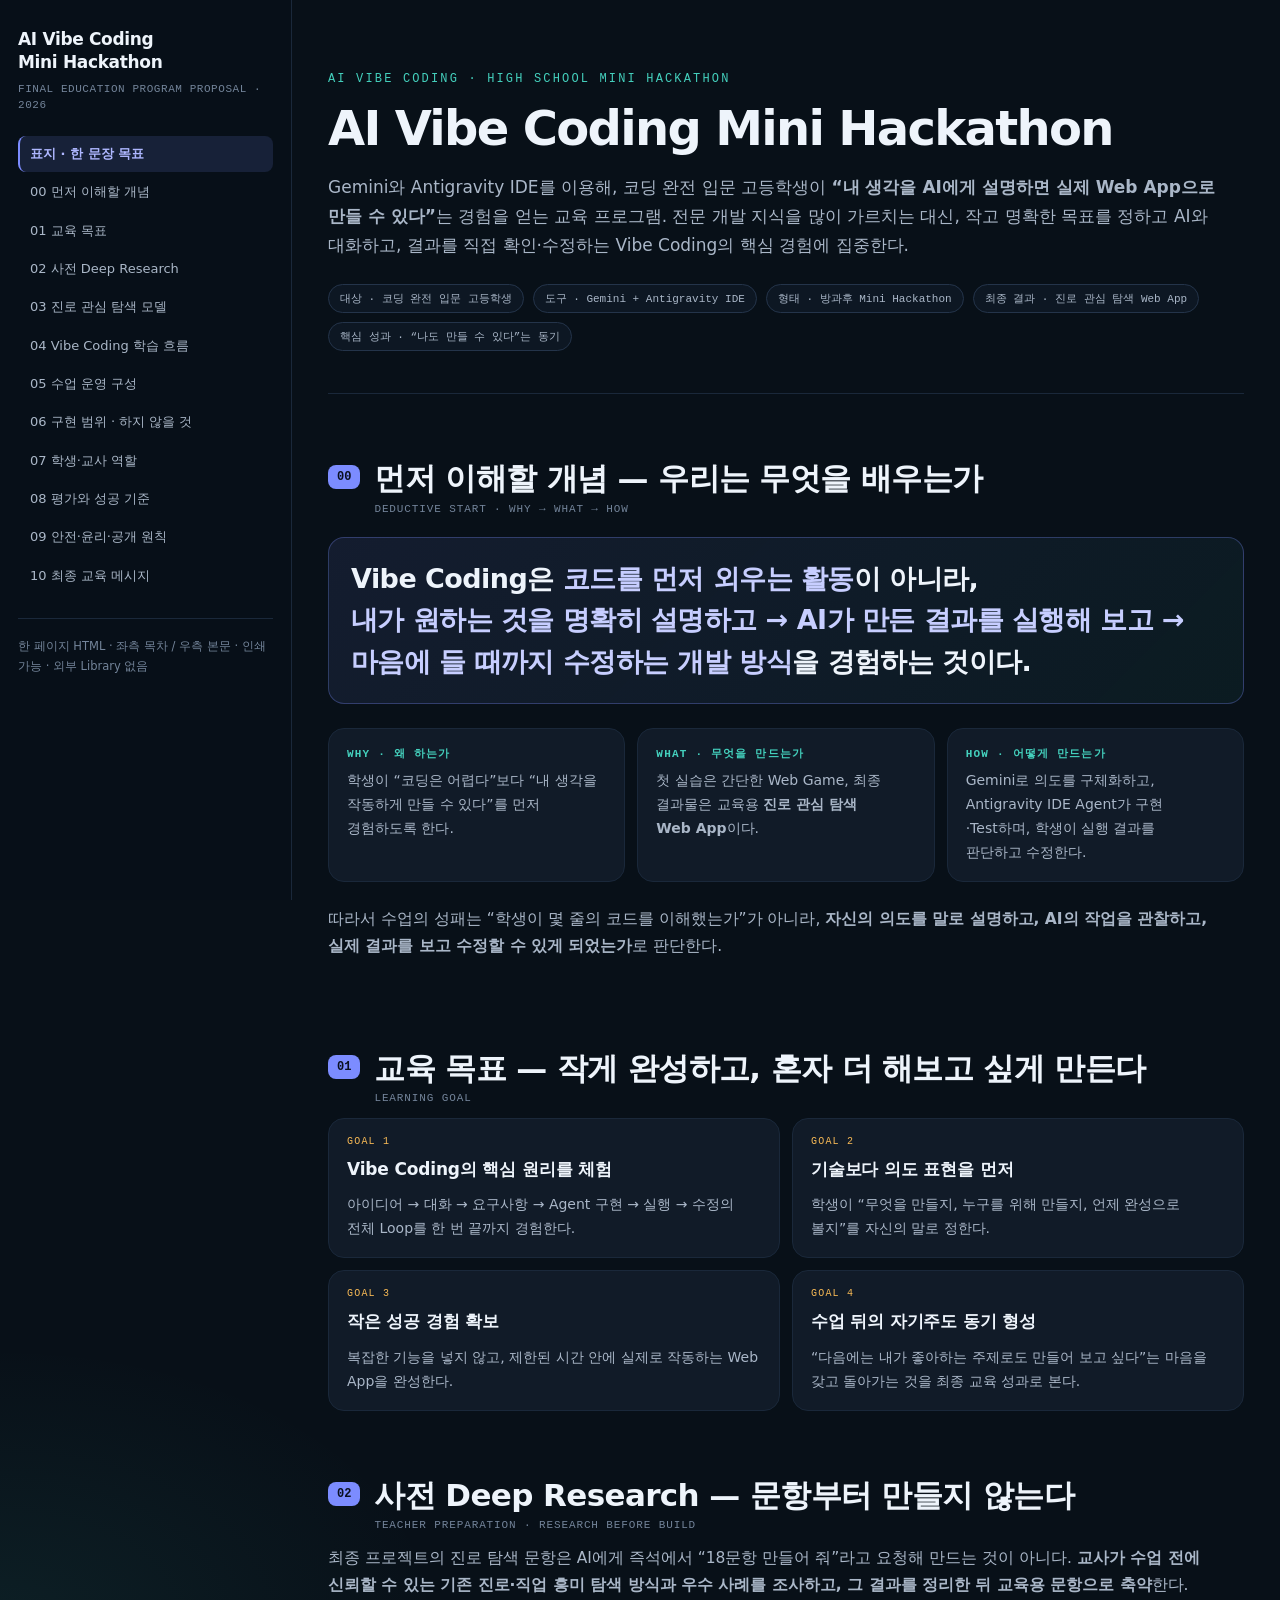
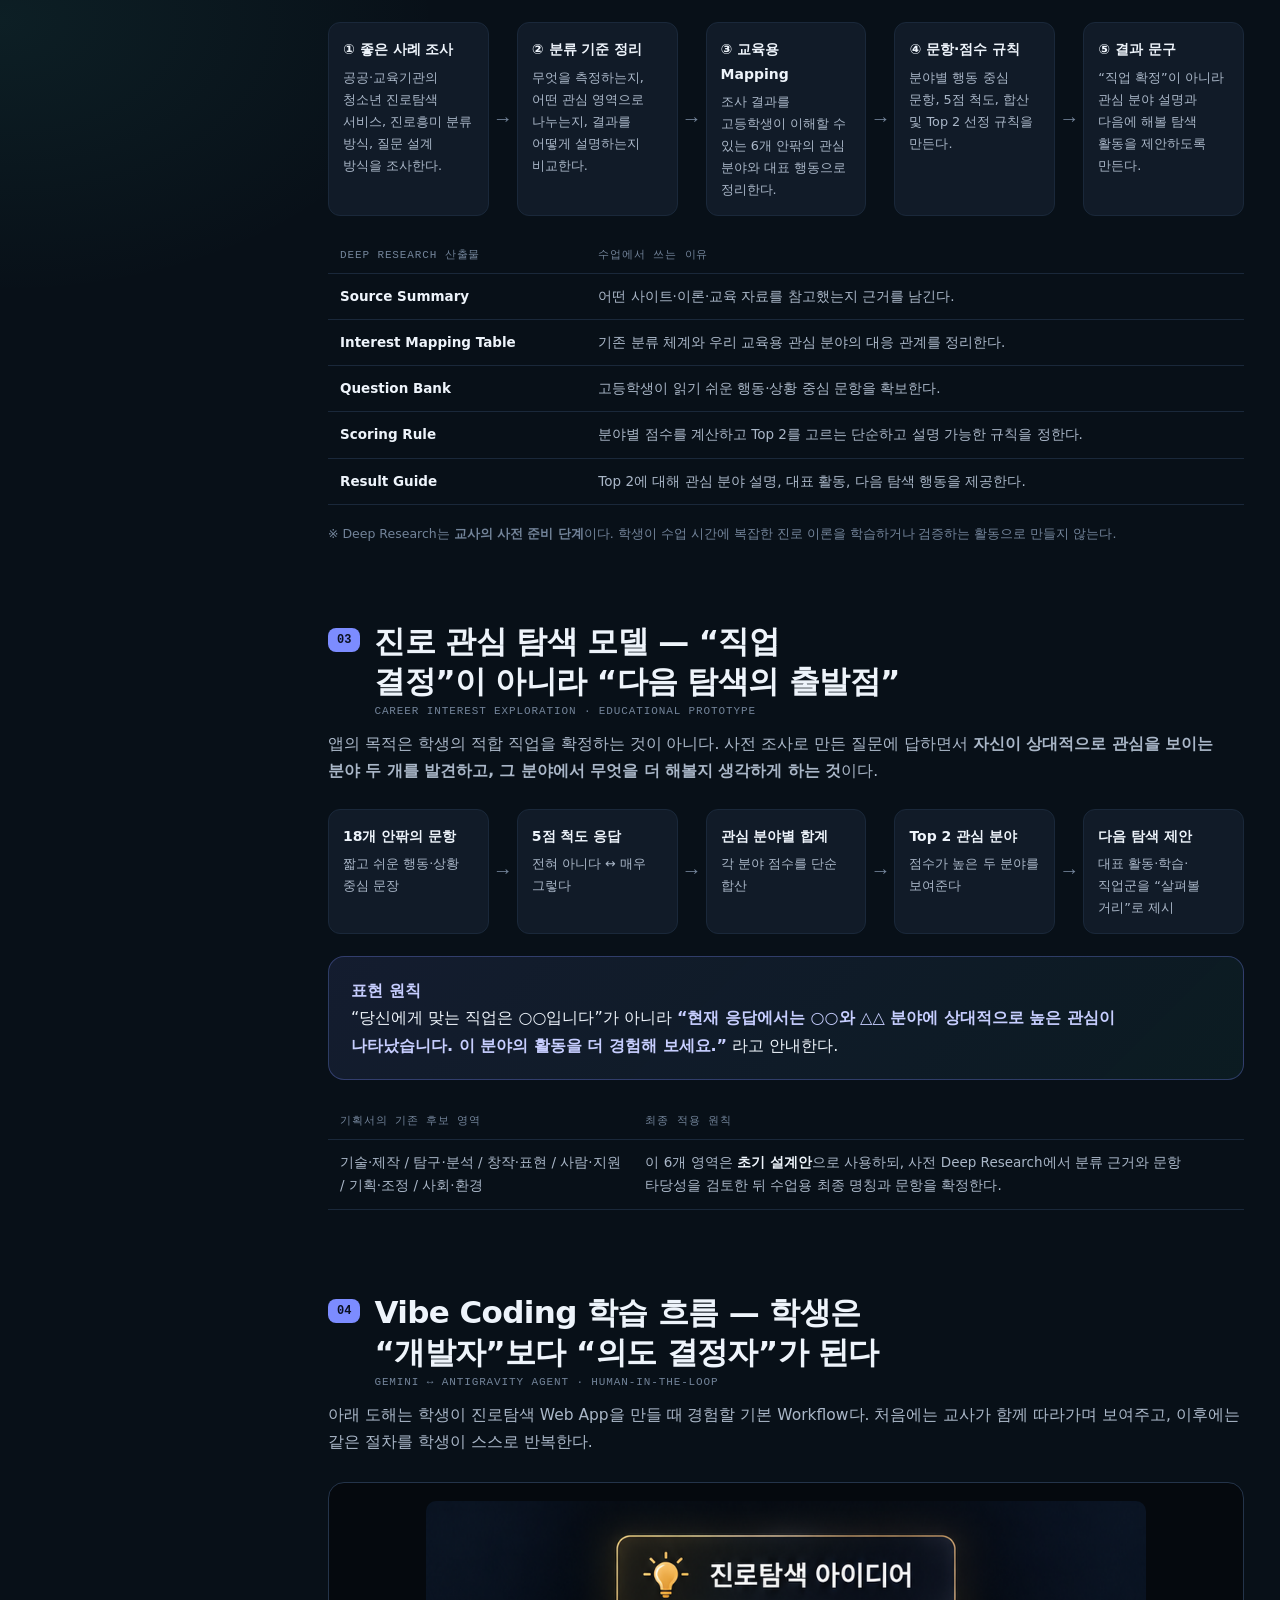
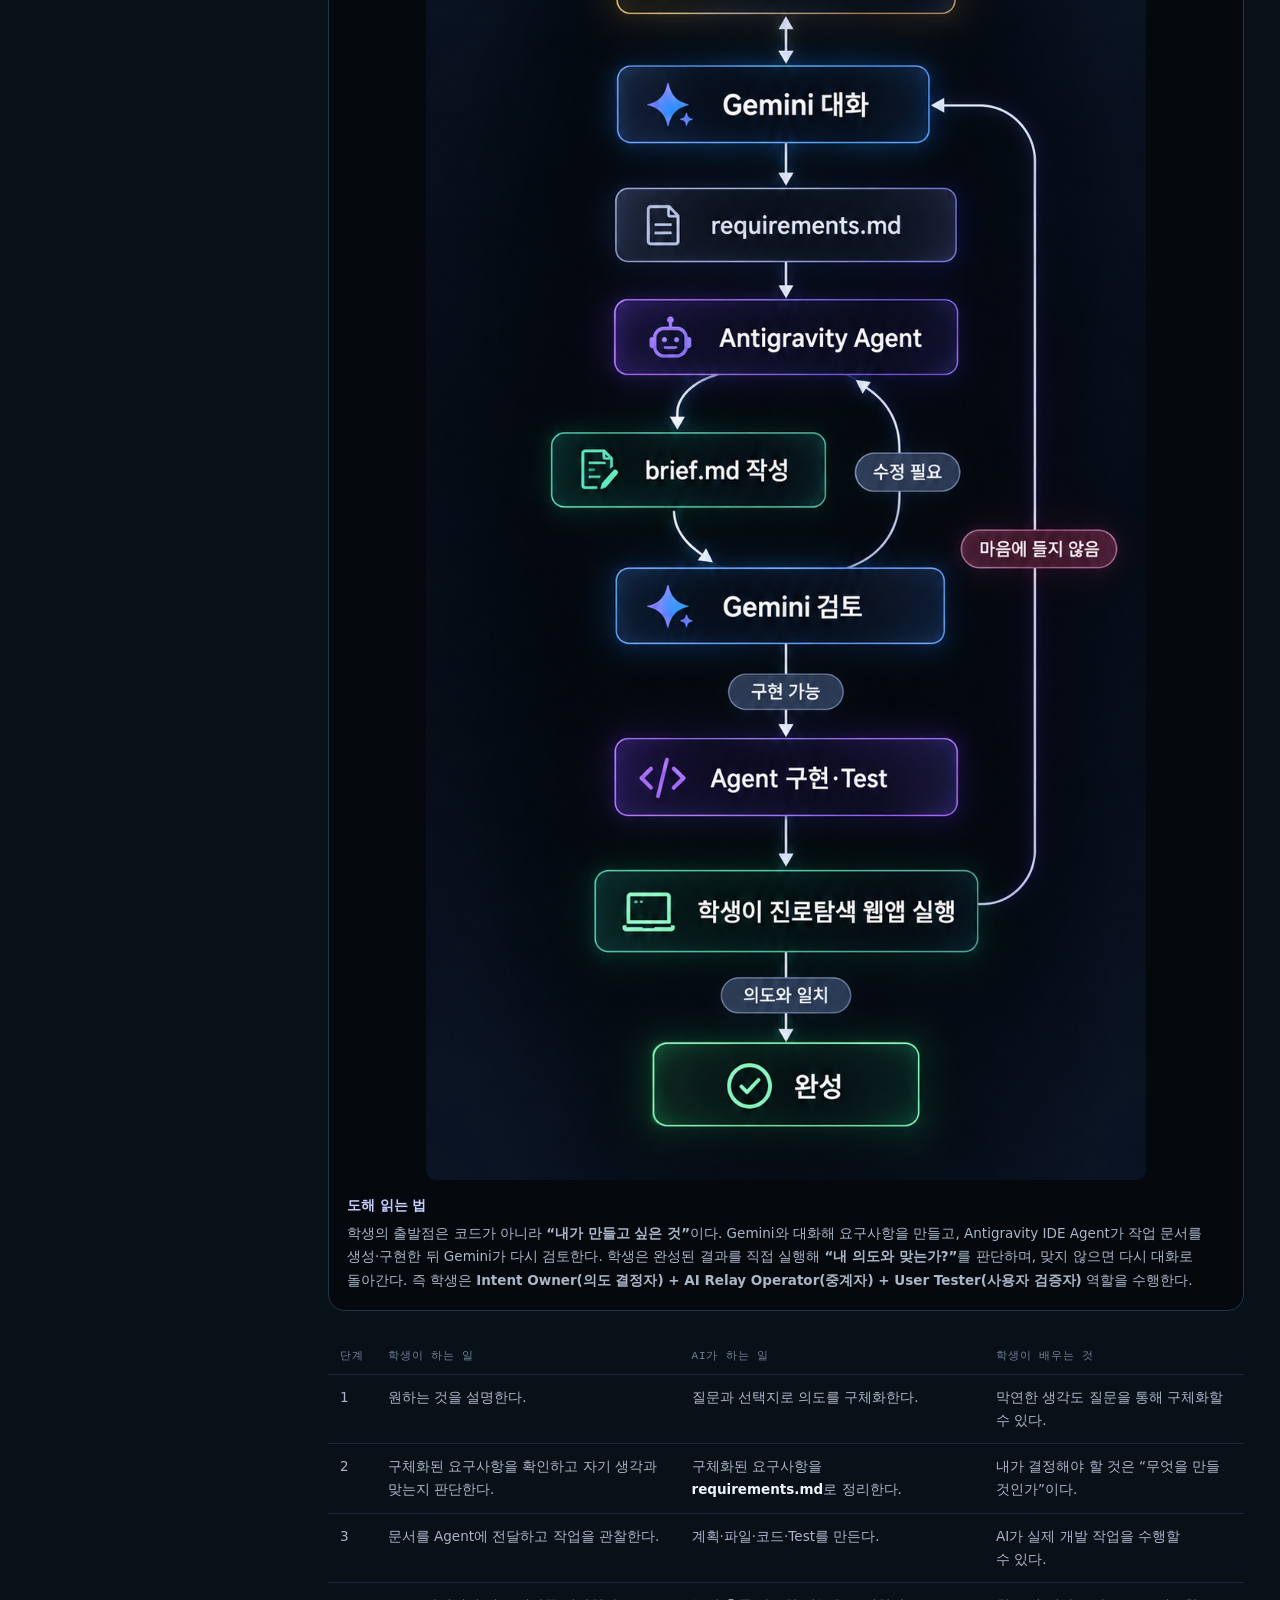
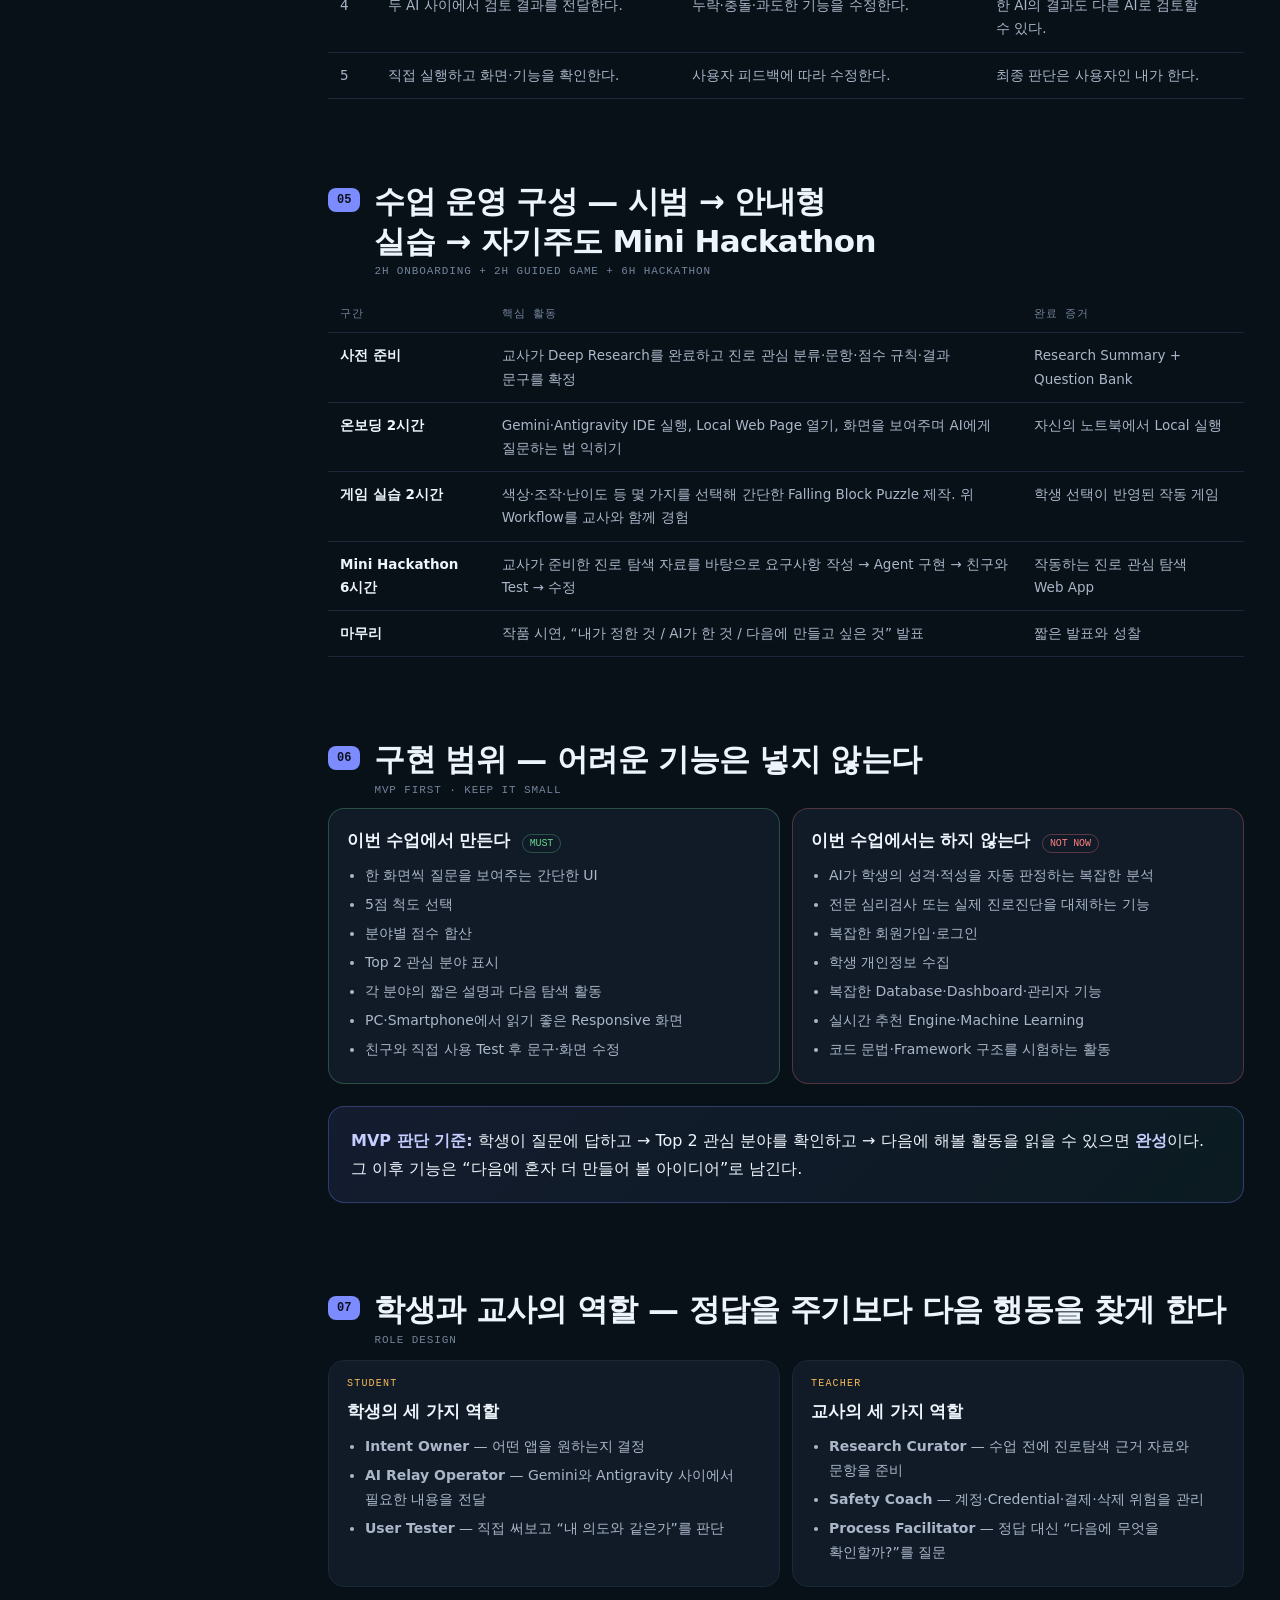
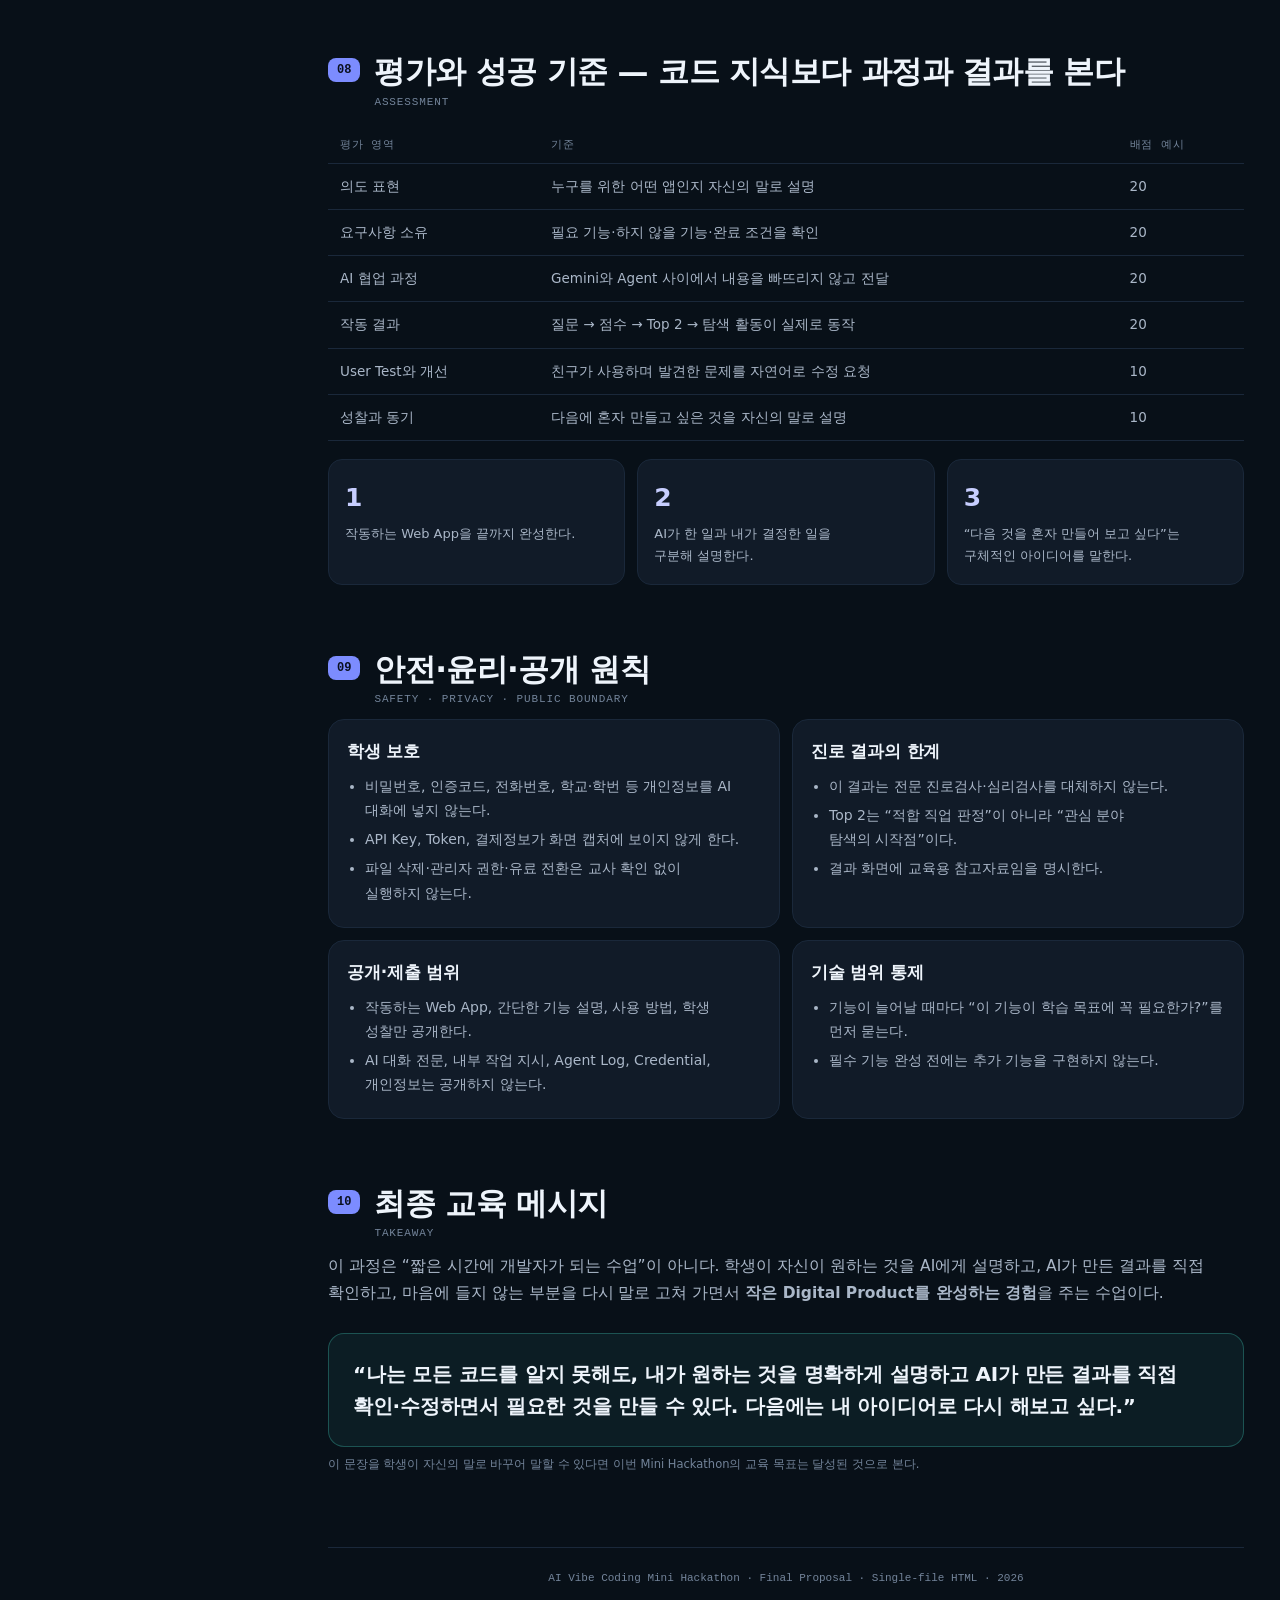
<file: learning/1_AI_Vibe_Coding_Mini_Hackathon_Final_Proposal_-1.html>
<!DOCTYPE html>
<html lang="ko">

<head>
  <meta charset="utf-8">
  <meta name="viewport" content="width=device-width, initial-scale=1">
  <title>AI Vibe Coding Mini Hackathon — 최종 교육 프로그램 기획서</title>
  <style>
    :root {
      --bg: #081018;
      --bg2: #0b1420;
      --panel: #111b28;
      --panel2: #162235;
      --line: #24344a;
      --line2: #1a283a;
      --ink: #eef4fb;
      --muted: #aab7c8;
      --dim: #73849a;
      --accent: #7c8cff;
      --accent2: #44d0bd;
      --accent3: #f7b955;
      --ok: #65d58b;
      --warn: #ffcc66;
      --danger: #ff7f7f;
      --radius: 16px;
      --sans: -apple-system, BlinkMacSystemFont, "Pretendard", "Apple SD Gothic Neo", "Noto Sans KR", "Malgun Gothic", system-ui, sans-serif;
      --mono: ui-monospace, "SFMono-Regular", "JetBrains Mono", Menlo, Consolas, monospace;
    }

    * {
      box-sizing: border-box
    }

    html {
      scroll-behavior: smooth
    }

    body {
      margin: 0;
      background:
        radial-gradient(900px 600px at 85% -10%, rgba(124, 140, 255, .12), transparent 60%),
        radial-gradient(800px 500px at 0 20%, rgba(68, 208, 189, .08), transparent 55%),
        var(--bg);
      color: var(--ink);
      font-family: var(--sans);
      line-height: 1.72;
      -webkit-font-smoothing: antialiased;
      word-break: keep-all;
    }

    a {
      color: inherit
    }

    .layout {
      display: flex;
      max-width: 1600px;
      margin: 0 auto;
      align-items: flex-start
    }

    .side {
      width: 292px;
      flex: none;
      position: sticky;
      top: 0;
      height: 100vh;
      overflow: auto;
      border-right: 1px solid var(--line2);
      background: rgba(8, 16, 24, .96);
      padding: 28px 18px 90px;
      scrollbar-width: thin;
    }

    .brand {
      font-size: 17px;
      font-weight: 850;
      line-height: 1.35;
      letter-spacing: -.02em
    }

    .brand-sub {
      font: 11px/1.5 var(--mono);
      color: var(--dim);
      letter-spacing: .05em;
      margin: 7px 0 22px
    }

    .side nav a {
      display: block;
      text-decoration: none;
      color: var(--muted);
      font-size: 13px;
      padding: 7px 10px;
      border-radius: 8px;
      border-left: 2px solid transparent;
      margin: 2px 0;
      transition: .15s
    }

    .side nav a:hover {
      background: rgba(124, 140, 255, .10);
      color: var(--ink)
    }

    .side nav a.active {
      background: rgba(124, 140, 255, .14);
      color: #aeb7ff;
      border-left-color: var(--accent);
      font-weight: 700
    }

    .side .tiny {
      margin-top: 24px;
      padding-top: 18px;
      border-top: 1px solid var(--line2);
      font-size: 11.5px;
      color: var(--dim)
    }

    .main {
      flex: 1;
      min-width: 0
    }

    .mobile-nav {
      display: none;
      position: sticky;
      top: 0;
      z-index: 20;
      background: rgba(8, 16, 24, .9);
      backdrop-filter: blur(12px);
      border-bottom: 1px solid var(--line2);
      padding: 9px 12px;
      overflow-x: auto;
      gap: 7px
    }

    .mobile-nav a {
      flex: 0 0 auto;
      text-decoration: none;
      font: 11.5px var(--mono);
      color: var(--muted);
      border: 1px solid var(--line);
      border-radius: 999px;
      padding: 6px 10px
    }

    .wrap {
      max-width: 1040px;
      margin: 0 auto;
      padding: 0 36px 120px
    }

    .hero {
      padding: 72px 0 42px;
      border-bottom: 1px solid var(--line2)
    }

    .kicker {
      font: 12px var(--mono);
      letter-spacing: .18em;
      text-transform: uppercase;
      color: var(--accent2);
      margin: 0 0 14px
    }

    h1 {
      font-size: clamp(31px, 5vw, 48px);
      line-height: 1.18;
      margin: 0 0 16px;
      letter-spacing: -.035em
    }

    .lede {
      font-size: 17px;
      color: var(--muted);
      max-width: 100%;
      margin: 0;
      text-wrap: pretty;
    }

    .meta {
      display: flex;
      flex-wrap: wrap;
      gap: 9px;
      margin-top: 24px
    }

    .tag {
      font: 11px var(--mono);
      color: var(--muted);
      padding: 6px 11px;
      border: 1px solid var(--line);
      border-radius: 999px;
      background: rgba(17, 27, 40, .7)
    }

    .section {
      padding-top: 64px;
      scroll-margin-top: 24px
    }

    .section-head {
      display: flex;
      gap: 14px;
      align-items: flex-start;
      margin-bottom: 12px
    }

    .num {
      font: 700 12px var(--mono);
      background: var(--accent);
      color: #0a1020;
      border-radius: 8px;
      padding: 5px 9px;
      margin-top: 7px
    }

    h2 {
      font-size: clamp(23px, 3.5vw, 31px);
      line-height: 1.3;
      margin: 0;
      letter-spacing: -.02em
    }

    h3 {
      font-size: 17px;
      margin: 0 0 8px;
      letter-spacing: -.01em
    }

    .sub {
      font: 11px var(--mono);
      color: var(--dim);
      letter-spacing: .08em;
      margin: 4px 0 0
    }

    .intro {
      color: var(--muted);
      font-size: 15.5px;
      max-width: 100%;
      margin: 14px 0 24px;
      text-wrap: pretty;
    }

    .callout {
      background: linear-gradient(135deg, rgba(124, 140, 255, .10), rgba(68, 208, 189, .06));
      border: 1px solid rgba(124, 140, 255, .30);
      border-radius: var(--radius);
      padding: 20px 22px;
      margin: 22px 0
    }

    .callout strong {
      color: #c7ceff
    }

    .statement {
      font-size: clamp(20px, 3vw, 27px);
      line-height: 1.55;
      font-weight: 800;
      letter-spacing: -.02em;
      margin: 0
    }

    .logic {
      display: grid;
      grid-template-columns: repeat(3, 1fr);
      gap: 12px;
      margin: 24px 0
    }

    .logic .box,
    .card {
      background: var(--panel);
      border: 1px solid var(--line2);
      border-radius: var(--radius);
      padding: 17px 18px
    }

    .logic .box b {
      display: block;
      font: 700 11px var(--mono);
      letter-spacing: .11em;
      color: var(--accent2);
      margin-bottom: 7px
    }

    .logic .box p,
    .card p {
      margin: 0;
      color: var(--muted);
      font-size: 14px
    }

    .cards {
      display: grid;
      grid-template-columns: repeat(2, minmax(0, 1fr));
      gap: 12px;
      margin-top: 14px
    }

    .card .label {
      font: 10px var(--mono);
      letter-spacing: .12em;
      color: var(--accent3);
      margin-bottom: 8px
    }

    .card ul {
      margin: 8px 0 0;
      padding-left: 18px;
      color: var(--muted);
      font-size: 14px
    }

    .card li {
      margin-bottom: 5px
    }

    .flow {
      margin: 26px 0;
      background: #05090e;
      border: 1px solid var(--line);
      border-radius: var(--radius);
      padding: 18px;
      text-align: center
    }

    .flow img {
      display: block;
      max-width: min(100%, 720px);
      height: auto;
      margin: 0 auto;
      border-radius: 10px
    }

    .flow figcaption {
      margin: 14px auto 0;
      color: var(--muted);
      font-size: 13.5px;
      max-width: 100%;
      text-align: left;
      text-wrap: pretty;
    }

    .flow .cap-title {
      display: block;
      color: #c7ceff;
      font-weight: 800;
      margin-bottom: 5px
    }

    .pipeline {
      display: flex;
      align-items: stretch;
      gap: 8px;
      flex-wrap: wrap;
      margin: 20px 0
    }

    .pipe {
      flex: 1 1 145px;
      background: var(--panel);
      border: 1px solid var(--line2);
      border-radius: 12px;
      padding: 14px 14px;
      min-height: 108px
    }

    .pipe b {
      display: block;
      color: var(--ink);
      font-size: 14px;
      margin-bottom: 5px
    }

    .pipe span {
      display: block;
      color: var(--muted);
      font-size: 12.8px
    }

    .arrow {
      align-self: center;
      color: var(--dim);
      font: 20px var(--mono)
    }

    table {
      width: 100%;
      border-collapse: collapse;
      margin: 18px 0;
      font-size: 13.5px
    }

    th,
    td {
      padding: 11px 12px;
      border-bottom: 1px solid var(--line2);
      text-align: left;
      vertical-align: top
    }

    th {
      font: 11px var(--mono);
      letter-spacing: .08em;
      color: var(--dim);
      text-transform: uppercase
    }

    td {
      color: var(--muted)
    }

    td strong {
      color: var(--ink)
    }

    .pill {
      display: inline-block;
      font: 10px var(--mono);
      padding: 3px 7px;
      border-radius: 999px;
      border: 1px solid var(--line);
      margin-right: 4px;
      color: var(--muted)
    }

    .good {
      color: var(--ok)
    }

    .warn {
      color: var(--warn)
    }

    .scope {
      display: grid;
      grid-template-columns: 1fr 1fr;
      gap: 12px
    }

    .scope .do {
      border-color: rgba(101, 213, 139, .28)
    }

    .scope .dont {
      border-color: rgba(255, 127, 127, .26)
    }

    .scope h3 span {
      font: 10px var(--mono);
      padding: 3px 7px;
      border-radius: 999px;
      margin-left: 6px
    }

    .scope .do h3 span {
      color: var(--ok);
      border: 1px solid rgba(101, 213, 139, .3)
    }

    .scope .dont h3 span {
      color: var(--danger);
      border: 1px solid rgba(255, 127, 127, .3)
    }

    .scope ul {
      margin: 8px 0 0;
      padding-left: 18px;
      color: var(--muted);
      font-size: 14px
    }

    .mini-note {
      font-size: 12.5px;
      color: var(--dim);
      margin-top: 8px
    }

    .outcome {
      display: grid;
      grid-template-columns: repeat(3, 1fr);
      gap: 12px;
      margin-top: 16px
    }

    .metric {
      background: var(--panel);
      border: 1px solid var(--line2);
      border-radius: 14px;
      padding: 16px
    }

    .metric .big {
      font-size: 25px;
      font-weight: 850;
      color: #c7ceff
    }

    .metric p {
      margin: 4px 0 0;
      color: var(--muted);
      font-size: 13px
    }

    .final-msg {
      margin-top: 26px;
      padding: 24px;
      border-radius: 16px;
      border: 1px solid rgba(68, 208, 189, .3);
      background: rgba(68, 208, 189, .07)
    }

    .final-msg p {
      font-size: 20px;
      font-weight: 800;
      margin: 0;
      line-height: 1.6;
      letter-spacing: -.01em
    }

    footer {
      margin-top: 72px;
      padding-top: 24px;
      border-top: 1px solid var(--line2);
      color: var(--dim);
      font: 11px var(--mono);
      text-align: center
    }

    .print-note {
      font-size: 11.5px;
      color: var(--dim);
      margin-top: 8px
    }

    h1, h2, h3, h4, h5, h6 {
      text-wrap: balance;
    }

    p, li, th, td, .statement, .final-msg p, .print-note, .mini-note {
      text-wrap: pretty;
    }

    .table-wrap {
      width: 100%;
      overflow-x: auto;
      -webkit-overflow-scrolling: touch;
      margin: 18px 0;
    }

    .table-wrap table {
      margin: 0;
      width: 100%;
    }

    .table-wrap .min-w-table {
      min-width: 580px;
    }


    @media(max-width:1180px) {
      .side {
        display: none
      }

      .mobile-nav {
        display: flex
      }

      .wrap {
        padding: 0 22px 90px
      }
    }

    @media(max-width:720px) {

      .logic,
      .cards,
      .scope,
      .outcome {
        grid-template-columns: 1fr
      }

      .hero {
        padding-top: 44px
      }

      .wrap {
        padding-left: 15px;
        padding-right: 15px
      }

      table {
        font-size: 12.5px
      }

      th,
      td {
        padding: 9px 8px
      }

      .arrow {
        display: none
      }
    }


    @media(max-width:480px) {
      .pipe {
        flex: 1 1 100%;
      }
    }

    @media print {
      body {
        background: white;
        color: #111
      }

      .side,
      .mobile-nav {
        display: none !important
      }

      .wrap {
        max-width: none;
        padding: 0 18mm 18mm
      }

      .hero {
        padding-top: 10mm
      }

      .card,
      .logic .box,
      .callout,
      .pipe,
      .metric,
      .final-msg,
      .flow {
        background: #fff;
        border-color: #bbb
      }

      p,
      td,
      .intro,
      .lede,
      .card p,
      .card ul,
      .flow figcaption,
      .pipe span,
      .mini-note {
        color: #333 !important
      }

      h1,
      h2,
      h3,
      .statement,
      .final-msg p {
        color: #111 !important
      }
    }
  </style>
</head>

<body>
  <div class="layout">
    <aside class="side">
      <div class="brand">AI Vibe Coding<br>Mini Hackathon</div>
      <div class="brand-sub">FINAL EDUCATION PROGRAM PROPOSAL · 2026</div>
      <nav id="toc">
        <a href="#top">표지 · 한 문장 목표</a>
        <a href="#concept">00 먼저 이해할 개념</a>
        <a href="#goal">01 교육 목표</a>
        <a href="#research">02 사전 Deep Research</a>
        <a href="#career">03 진로 관심 탐색 모델</a>
        <a href="#workflow">04 Vibe Coding 학습 흐름</a>
        <a href="#program">05 수업 운영 구성</a>
        <a href="#scope">06 구현 범위 · 하지 않을 것</a>
        <a href="#roles">07 학생·교사 역할</a>
        <a href="#assessment">08 평가와 성공 기준</a>
        <a href="#safety">09 안전·윤리·공개 원칙</a>
        <a href="#message">10 최종 교육 메시지</a>
      </nav>
      <div class="tiny">한 페이지 HTML · 좌측 목차 / 우측 본문 · 인쇄 가능 · 외부 Library 없음</div>
    </aside>

    <main class="main">
      <nav class="mobile-nav">
        <a href="#concept">개념</a><a href="#research">Deep Research</a><a href="#career">진로탐색</a>
        <a href="#workflow">Workflow</a><a href="#program">운영</a><a href="#scope">범위</a><a href="#message">메시지</a>
      </nav>

      <div class="wrap">
        <header class="hero" id="top">
          <p class="kicker">AI VIBE CODING · HIGH SCHOOL MINI HACKATHON</p>
          <h1>AI Vibe Coding Mini Hackathon</h1>
          <p class="lede">
            Gemini와 Antigravity IDE를 이용해, 코딩 완전 입문 고등학생이
            <strong>“내 생각을 AI에게 설명하면 실제 Web App으로 만들 수 있다”</strong>는 경험을 얻는 교육 프로그램.
            전문 개발 지식을 많이 가르치는 대신, 작고 명확한 목표를 정하고 AI와 대화하고,
            결과를 직접 확인·수정하는 Vibe Coding의 핵심 경험에 집중한다.
          </p>
          <div class="meta">
            <span class="tag">대상 · 코딩 완전 입문 고등학생</span>
            <span class="tag">도구 · Gemini + Antigravity IDE</span>
            <span class="tag">형태 · 방과후 Mini Hackathon</span>
            <span class="tag">최종 결과 · 진로 관심 탐색 Web App</span>
            <span class="tag">핵심 성과 · “나도 만들 수 있다”는 동기</span>
          </div>
        </header>

        <section class="section" id="concept">
          <div class="section-head"><span class="num">00</span>
            <div>
              <h2>먼저 이해할 개념 — 우리는 무엇을 배우는가</h2>
              <p class="sub">DEDUCTIVE START · WHY → WHAT → HOW</p>
            </div>
          </div>
          <div class="callout">
            <p class="statement">Vibe Coding은 <strong>코드를 먼저 외우는 활동</strong>이 아니라,<br>
              <strong>내가 원하는 것을 명확히 설명하고 → AI가 만든 결과를 실행해 보고 → 마음에 들 때까지 수정하는 개발 방식</strong>을 경험하는 것이다.
            </p>
          </div>
          <div class="logic">
            <div class="box"><b>WHY · 왜 하는가</b>
              <p>학생이 “코딩은 어렵다”보다 “내 생각을 작동하게 만들 수 있다”를 먼저 경험하도록 한다.</p>
            </div>
            <div class="box"><b>WHAT · 무엇을 만드는가</b>
              <p>첫 실습은 간단한 Web Game, 최종 결과물은 교육용 <strong>진로 관심 탐색 Web App</strong>이다.</p>
            </div>
            <div class="box"><b>HOW · 어떻게 만드는가</b>
              <p>Gemini로 의도를 구체화하고, Antigravity IDE Agent가 구현·Test하며, 학생이 실행 결과를 판단하고 수정한다.</p>
            </div>
          </div>
          <p class="intro">
            따라서 수업의 성패는 “학생이 몇 줄의 코드를 이해했는가”가 아니라,
            <strong>자신의 의도를 말로 설명하고, AI의 작업을 관찰하고, 실제 결과를 보고 수정할 수 있게 되었는가</strong>로 판단한다.
          </p>
        </section>

        <section class="section" id="goal">
          <div class="section-head"><span class="num">01</span>
            <div>
              <h2>교육 목표 — 작게 완성하고, 혼자 더 해보고 싶게 만든다</h2>
              <p class="sub">LEARNING GOAL</p>
            </div>
          </div>
          <div class="cards">
            <div class="card">
              <div class="label">GOAL 1</div>
              <h3>Vibe Coding의 핵심 원리를 체험</h3>
              <p>아이디어 → 대화 → 요구사항 → Agent 구현 → 실행 → 수정의 전체 Loop를 한 번 끝까지 경험한다.</p>
            </div>
            <div class="card">
              <div class="label">GOAL 2</div>
              <h3>기술보다 의도 표현을 먼저</h3>
              <p>학생이 “무엇을 만들지, 누구를 위해 만들지, 언제 완성으로 볼지”를 자신의 말로 정한다.</p>
            </div>
            <div class="card">
              <div class="label">GOAL 3</div>
              <h3>작은 성공 경험 확보</h3>
              <p>복잡한 기능을 넣지 않고, 제한된 시간 안에 실제로 작동하는 Web App을 완성한다.</p>
            </div>
            <div class="card">
              <div class="label">GOAL 4</div>
              <h3>수업 뒤의 자기주도 동기 형성</h3>
              <p>“다음에는 내가 좋아하는 주제로도 만들어 보고 싶다”는 마음을 갖고 돌아가는 것을 최종 교육 성과로 본다.</p>
            </div>
          </div>
        </section>

        <section class="section" id="research">
          <div class="section-head"><span class="num">02</span>
            <div>
              <h2>사전 Deep Research — 문항부터 만들지 않는다</h2>
              <p class="sub">TEACHER PREPARATION · RESEARCH BEFORE BUILD</p>
            </div>
          </div>
          <p class="intro">
            최종 프로젝트의 진로 탐색 문항은 AI에게 즉석에서 “18문항 만들어 줘”라고 요청해 만드는 것이 아니다.
            <strong>교사가 수업 전에 신뢰할 수 있는 기존 진로·직업 흥미 탐색 방식과 우수 사례를 조사하고,
              그 결과를 정리한 뒤 교육용 문항으로 축약</strong>한다.
          </p>
          <div class="pipeline">
            <div class="pipe"><b>① 좋은 사례 조사</b><span>공공·교육기관의 청소년 진로탐색 서비스, 진로흥미 분류 방식, 질문 설계 방식을 조사한다.</span></div>
            <div class="arrow">→</div>
            <div class="pipe"><b>② 분류 기준 정리</b><span>무엇을 측정하는지, 어떤 관심 영역으로 나누는지, 결과를 어떻게 설명하는지 비교한다.</span></div>
            <div class="arrow">→</div>
            <div class="pipe"><b>③ 교육용 Mapping</b><span>조사 결과를 고등학생이 이해할 수 있는 6개 안팎의 관심 분야와 대표 행동으로 정리한다.</span></div>
            <div class="arrow">→</div>
            <div class="pipe"><b>④ 문항·점수 규칙</b><span>분야별 행동 중심 문항, 5점 척도, 합산 및 Top 2 선정 규칙을 만든다.</span></div>
            <div class="arrow">→</div>
            <div class="pipe"><b>⑤ 결과 문구</b><span>“직업 확정”이 아니라 관심 분야 설명과 다음에 해볼 탐색 활동을 제안하도록 만든다.</span></div>
          </div>

          <table>
            <thead>
              <tr>
                <th>Deep Research 산출물</th>
                <th>수업에서 쓰는 이유</th>
              </tr>
            </thead>
            <tbody>
              <tr>
                <td><strong>Source Summary</strong></td>
                <td>어떤 사이트·이론·교육 자료를 참고했는지 근거를 남긴다.</td>
              </tr>
              <tr>
                <td><strong>Interest Mapping Table</strong></td>
                <td>기존 분류 체계와 우리 교육용 관심 분야의 대응 관계를 정리한다.</td>
              </tr>
              <tr>
                <td><strong>Question Bank</strong></td>
                <td>고등학생이 읽기 쉬운 행동·상황 중심 문항을 확보한다.</td>
              </tr>
              <tr>
                <td><strong>Scoring Rule</strong></td>
                <td>분야별 점수를 계산하고 Top 2를 고르는 단순하고 설명 가능한 규칙을 정한다.</td>
              </tr>
              <tr>
                <td><strong>Result Guide</strong></td>
                <td>Top 2에 대해 관심 분야 설명, 대표 활동, 다음 탐색 행동을 제공한다.</td>
              </tr>
            </tbody>
          </table>
          <p class="mini-note">※ Deep Research는 <strong>교사의 사전 준비 단계</strong>이다. 학생이 수업 시간에 복잡한 진로 이론을 학습하거나 검증하는 활동으로
            만들지 않는다.</p>
        </section>

        <section class="section" id="career">
          <div class="section-head"><span class="num">03</span>
            <div>
              <h2>진로 관심 탐색 모델 — “직업 결정”이 아니라 “다음 탐색의 출발점”</h2>
              <p class="sub">CAREER INTEREST EXPLORATION · EDUCATIONAL PROTOTYPE</p>
            </div>
          </div>
          <p class="intro">
            앱의 목적은 학생의 적합 직업을 확정하는 것이 아니다. 사전 조사로 만든 질문에 답하면서
            <strong>자신이 상대적으로 관심을 보이는 분야 두 개를 발견하고, 그 분야에서 무엇을 더 해볼지 생각하게 하는 것</strong>이다.
          </p>
          <div class="pipeline">
            <div class="pipe"><b>18개 안팎의 문항</b><span>짧고 쉬운 행동·상황 중심 문장</span></div>
            <div class="arrow">→</div>
            <div class="pipe"><b>5점 척도 응답</b><span>전혀 아니다 ↔ 매우 그렇다</span></div>
            <div class="arrow">→</div>
            <div class="pipe"><b>관심 분야별 합계</b><span>각 분야 점수를 단순 합산</span></div>
            <div class="arrow">→</div>
            <div class="pipe"><b>Top 2 관심 분야</b><span>점수가 높은 두 분야를 보여준다</span></div>
            <div class="arrow">→</div>
            <div class="pipe"><b>다음 탐색 제안</b><span>대표 활동·학습·직업군을 “살펴볼 거리”로 제시</span></div>
          </div>

          <div class="callout">
            <strong>표현 원칙</strong><br>
            “당신에게 맞는 직업은 ○○입니다”가 아니라
            <strong>“현재 응답에서는 ○○와 △△ 분야에 상대적으로 높은 관심이 나타났습니다. 이 분야의 활동을 더 경험해 보세요.”</strong>
            라고 안내한다.
          </div>

          <table>
            <thead>
              <tr>
                <th>기획서의 기존 후보 영역</th>
                <th>최종 적용 원칙</th>
              </tr>
            </thead>
            <tbody>
              <tr>
                <td>기술·제작 / 탐구·분석 / 창작·표현 / 사람·지원 / 기획·조정 / 사회·환경</td>
                <td>이 6개 영역은 <strong>초기 설계안</strong>으로 사용하되, 사전 Deep Research에서 분류 근거와 문항 타당성을 검토한 뒤 수업용 최종 명칭과 문항을
                  확정한다.</td>
              </tr>
            </tbody>
          </table>
        </section>

        <section class="section" id="workflow">
          <div class="section-head"><span class="num">04</span>
            <div>
              <h2>Vibe Coding 학습 흐름 — 학생은 “개발자”보다 “의도 결정자”가 된다</h2>
              <p class="sub">GEMINI ↔ ANTIGRAVITY AGENT · HUMAN-IN-THE-LOOP</p>
            </div>
          </div>
          <p class="intro">
            아래 도해는 학생이 진로탐색 Web App을 만들 때 경험할 기본 Workflow다.
            처음에는 교사가 함께 따라가며 보여주고, 이후에는 같은 절차를 학생이 스스로 반복한다.
          </p>

          <figure class="flow">
            <img
              src="assets/vibe-coding-career-workflow.png"
              alt="진로탐색 아이디어에서 Gemini 대화, 요구사항 정리, Agent 구현과 검토, 학생의 진로탐색 웹앱 실행과 완성으로 이어지는 Vibe Coding 흐름도">
            <figcaption>
              <span class="cap-title">도해 읽는 법</span>
              학생의 출발점은 코드가 아니라 <strong>“내가 만들고 싶은 것”</strong>이다.
              Gemini와 대화해 요구사항을 만들고, Antigravity IDE Agent가 작업 문서를 생성·구현한 뒤 Gemini가 다시 검토한다.
              학생은 완성된 결과를 직접 실행해 <strong>“내 의도와 맞는가?”</strong>를 판단하며, 맞지 않으면 다시 대화로 돌아간다.
              즉 학생은 <strong>Intent Owner(의도 결정자) + AI Relay Operator(중계자) + User Tester(사용자 검증자)</strong> 역할을 수행한다.
            </figcaption>
          </figure>

          <table>
            <thead>
              <tr>
                <th>단계</th>
                <th>학생이 하는 일</th>
                <th>AI가 하는 일</th>
                <th>학생이 배우는 것</th>
              </tr>
            </thead>
            <tbody>
              <tr>
                <td>1</td>
                <td>원하는 것을 설명한다.</td>
                <td>질문과 선택지로 의도를 구체화한다.</td>
                <td>막연한 생각도 질문을 통해 구체화할 수 있다.</td>
              </tr>
              <tr>
                <td>2</td>
                <td>구체화된 요구사항을 확인하고 자기 생각과 맞는지 판단한다.</td>
                <td>구체화된 요구사항을 <strong>requirements.md</strong>로 정리한다.</td>
                <td>내가 결정해야 할 것은 “무엇을 만들 것인가”이다.</td>
              </tr>
              <tr>
                <td>3</td>
                <td>문서를 Agent에 전달하고 작업을 관찰한다.</td>
                <td>계획·파일·코드·Test를 만든다.</td>
                <td>AI가 실제 개발 작업을 수행할 수 있다.</td>
              </tr>
              <tr>
                <td>4</td>
                <td>두 AI 사이에서 검토 결과를 전달한다.</td>
                <td>누락·충돌·과도한 기능을 수정한다.</td>
                <td>한 AI의 결과도 다른 AI로 검토할 수 있다.</td>
              </tr>
              <tr>
                <td>5</td>
                <td>직접 실행하고 화면·기능을 확인한다.</td>
                <td>사용자 피드백에 따라 수정한다.</td>
                <td>최종 판단은 사용자인 내가 한다.</td>
              </tr>
            </tbody>
          </table>
        </section>

        <section class="section" id="program">
          <div class="section-head"><span class="num">05</span>
            <div>
              <h2>수업 운영 구성 — 시범 → 안내형 실습 → 자기주도 Mini Hackathon</h2>
              <p class="sub">2H ONBOARDING + 2H GUIDED GAME + 6H HACKATHON</p>
            </div>
          </div>
          <div class="table-wrap">
            <table class="min-w-table">
              <thead>
                <tr>
                  <th>구간</th>
                  <th>핵심 활동</th>
                  <th>완료 증거</th>
                </tr>
              </thead>
              <tbody>
                <tr>
                  <td><strong>사전 준비</strong></td>
                  <td>교사가 Deep Research를 완료하고 진로 관심 분류·문항·점수 규칙·결과 문구를 확정</td>
                  <td>Research Summary + Question Bank</td>
                </tr>
                <tr>
                  <td><strong>온보딩 2시간</strong></td>
                  <td>Gemini·Antigravity IDE 실행, Local Web Page 열기, 화면을 보여주며 AI에게 질문하는 법 익히기</td>
                  <td>자신의 노트북에서 Local 실행</td>
                </tr>
                <tr>
                  <td><strong>게임 실습 2시간</strong></td>
                  <td>색상·조작·난이도 등 몇 가지를 선택해 간단한 Falling Block Puzzle 제작. 위 Workflow를 교사와 함께 경험</td>
                  <td>학생 선택이 반영된 작동 게임</td>
                </tr>
                <tr>
                  <td><strong>Mini Hackathon 6시간</strong></td>
                  <td>교사가 준비한 진로 탐색 자료를 바탕으로 요구사항 작성 → Agent 구현 → 친구와 Test → 수정</td>
                  <td>작동하는 진로 관심 탐색 Web App</td>
                </tr>
                <tr>
                  <td><strong>마무리</strong></td>
                  <td>작품 시연, “내가 정한 것 / AI가 한 것 / 다음에 만들고 싶은 것” 발표</td>
                  <td>짧은 발표와 성찰</td>
                </tr>
              </tbody>
            </table>
          </div>
        </section>

        <section class="section" id="scope">
          <div class="section-head"><span class="num">06</span>
            <div>
              <h2>구현 범위 — 어려운 기능은 넣지 않는다</h2>
              <p class="sub">MVP FIRST · KEEP IT SMALL</p>
            </div>
          </div>
          <div class="scope">
            <div class="card do">
              <h3>이번 수업에서 만든다 <span>MUST</span></h3>
              <ul>
                <li>한 화면씩 질문을 보여주는 간단한 UI</li>
                <li>5점 척도 선택</li>
                <li>분야별 점수 합산</li>
                <li>Top 2 관심 분야 표시</li>
                <li>각 분야의 짧은 설명과 다음 탐색 활동</li>
                <li>PC·Smartphone에서 읽기 좋은 Responsive 화면</li>
                <li>친구와 직접 사용 Test 후 문구·화면 수정</li>
              </ul>
            </div>
            <div class="card dont">
              <h3>이번 수업에서는 하지 않는다 <span>NOT NOW</span></h3>
              <ul>
                <li>AI가 학생의 성격·적성을 자동 판정하는 복잡한 분석</li>
                <li>전문 심리검사 또는 실제 진로진단을 대체하는 기능</li>
                <li>복잡한 회원가입·로그인</li>
                <li>학생 개인정보 수집</li>
                <li>복잡한 Database·Dashboard·관리자 기능</li>
                <li>실시간 추천 Engine·Machine Learning</li>
                <li>코드 문법·Framework 구조를 시험하는 활동</li>
              </ul>
            </div>
          </div>
          <div class="callout">
            <strong>MVP 판단 기준:</strong> 학생이 질문에 답하고 → Top 2 관심 분야를 확인하고 → 다음에 해볼 활동을 읽을 수 있으면 <strong>완성</strong>이다.
            그 이후 기능은 “다음에 혼자 더 만들어 볼 아이디어”로 남긴다.
          </div>
        </section>

        <section class="section" id="roles">
          <div class="section-head"><span class="num">07</span>
            <div>
              <h2>학생과 교사의 역할 — 정답을 주기보다 다음 행동을 찾게 한다</h2>
              <p class="sub">ROLE DESIGN</p>
            </div>
          </div>
          <div class="cards">
            <div class="card">
              <div class="label">STUDENT</div>
              <h3>학생의 세 가지 역할</h3>
              <ul>
                <li><strong>Intent Owner</strong> — 어떤 앱을 원하는지 결정</li>
                <li><strong>AI Relay Operator</strong> — Gemini와 Antigravity 사이에서 필요한 내용을 전달</li>
                <li><strong>User Tester</strong> — 직접 써보고 “내 의도와 같은가”를 판단</li>
              </ul>
            </div>
            <div class="card">
              <div class="label">TEACHER</div>
              <h3>교사의 세 가지 역할</h3>
              <ul>
                <li><strong>Research Curator</strong> — 수업 전에 진로탐색 근거 자료와 문항을 준비</li>
                <li><strong>Safety Coach</strong> — 계정·Credential·결제·삭제 위험을 관리</li>
                <li><strong>Process Facilitator</strong> — 정답 대신 “다음에 무엇을 확인할까?”를 질문</li>
              </ul>
            </div>
          </div>
        </section>

        <section class="section" id="assessment">
          <div class="section-head"><span class="num">08</span>
            <div>
              <h2>평가와 성공 기준 — 코드 지식보다 과정과 결과를 본다</h2>
              <p class="sub">ASSESSMENT</p>
            </div>
          </div>
          <div class="table-wrap">
            <table class="min-w-table">
              <thead>
                <tr>
                  <th>평가 영역</th>
                  <th>기준</th>
                  <th>배점 예시</th>
                </tr>
              </thead>
              <tbody>
                <tr>
                  <td>의도 표현</td>
                  <td>누구를 위한 어떤 앱인지 자신의 말로 설명</td>
                  <td>20</td>
                </tr>
                <tr>
                  <td>요구사항 소유</td>
                  <td>필요 기능·하지 않을 기능·완료 조건을 확인</td>
                  <td>20</td>
                </tr>
                <tr>
                  <td>AI 협업 과정</td>
                  <td>Gemini와 Agent 사이에서 내용을 빠뜨리지 않고 전달</td>
                  <td>20</td>
                </tr>
                <tr>
                  <td>작동 결과</td>
                  <td>질문 → 점수 → Top 2 → 탐색 활동이 실제로 동작</td>
                  <td>20</td>
                </tr>
                <tr>
                  <td>User Test와 개선</td>
                  <td>친구가 사용하며 발견한 문제를 자연어로 수정 요청</td>
                  <td>10</td>
                </tr>
                <tr>
                  <td>성찰과 동기</td>
                  <td>다음에 혼자 만들고 싶은 것을 자신의 말로 설명</td>
                  <td>10</td>
                </tr>
              </tbody>
            </table>
          </div>
          <div class="outcome">
            <div class="metric">
              <div class="big">1</div>
              <p>작동하는 Web App을 끝까지 완성한다.</p>
            </div>
            <div class="metric">
              <div class="big">2</div>
              <p>AI가 한 일과 내가 결정한 일을 구분해 설명한다.</p>
            </div>
            <div class="metric">
              <div class="big">3</div>
              <p>“다음 것을 혼자 만들어 보고 싶다”는 구체적인 아이디어를 말한다.</p>
            </div>
          </div>
        </section>

        <section class="section" id="safety">
          <div class="section-head"><span class="num">09</span>
            <div>
              <h2>안전·윤리·공개 원칙</h2>
              <p class="sub">SAFETY · PRIVACY · PUBLIC BOUNDARY</p>
            </div>
          </div>
          <div class="cards">
            <div class="card">
              <h3>학생 보호</h3>
              <ul>
                <li>비밀번호, 인증코드, 전화번호, 학교·학번 등 개인정보를 AI 대화에 넣지 않는다.</li>
                <li>API Key, Token, 결제정보가 화면 캡처에 보이지 않게 한다.</li>
                <li>파일 삭제·관리자 권한·유료 전환은 교사 확인 없이 실행하지 않는다.</li>
              </ul>
            </div>
            <div class="card">
              <h3>진로 결과의 한계</h3>
              <ul>
                <li>이 결과는 전문 진로검사·심리검사를 대체하지 않는다.</li>
                <li>Top 2는 “적합 직업 판정”이 아니라 “관심 분야 탐색의 시작점”이다.</li>
                <li>결과 화면에 교육용 참고자료임을 명시한다.</li>
              </ul>
            </div>
            <div class="card">
              <h3>공개·제출 범위</h3>
              <ul>
                <li>작동하는 Web App, 간단한 기능 설명, 사용 방법, 학생 성찰만 공개한다.</li>
                <li>AI 대화 전문, 내부 작업 지시, Agent Log, Credential, 개인정보는 공개하지 않는다.</li>
              </ul>
            </div>
            <div class="card">
              <h3>기술 범위 통제</h3>
              <ul>
                <li>기능이 늘어날 때마다 “이 기능이 학습 목표에 꼭 필요한가?”를 먼저 묻는다.</li>
                <li>필수 기능 완성 전에는 추가 기능을 구현하지 않는다.</li>
              </ul>
            </div>
          </div>
        </section>

        <section class="section" id="message">
          <div class="section-head"><span class="num">10</span>
            <div>
              <h2>최종 교육 메시지</h2>
              <p class="sub">TAKEAWAY</p>
            </div>
          </div>
          <p class="intro">
            이 과정은 “짧은 시간에 개발자가 되는 수업”이 아니다.
            학생이 자신이 원하는 것을 AI에게 설명하고, AI가 만든 결과를 직접 확인하고,
            마음에 들지 않는 부분을 다시 말로 고쳐 가면서 <strong>작은 Digital Product를 완성하는 경험</strong>을 주는 수업이다.
          </p>
          <div class="final-msg">
            <p>“나는 모든 코드를 알지 못해도, 내가 원하는 것을 명확하게 설명하고 AI가 만든 결과를 직접 확인·수정하면서 필요한 것을 만들 수 있다. 다음에는 내 아이디어로 다시 해보고 싶다.”
            </p>
          </div>
          <p class="print-note">이 문장을 학생이 자신의 말로 바꾸어 말할 수 있다면 이번 Mini Hackathon의 교육 목표는 달성된 것으로 본다.</p>
        </section>

        <footer>AI Vibe Coding Mini Hackathon · Final Proposal · Single-file HTML · 2026</footer>
      </div>
    </main>
  </div>

  <script>
    (function () {
      const links = [...document.querySelectorAll('#toc a')];
      const targets = links.map(a => document.querySelector(a.getAttribute('href'))).filter(Boolean);
      const update = () => {
        let current = targets[0];
        for (const el of targets) {
          if (el.getBoundingClientRect().top <= 120) current = el;
        }
        links.forEach(a => a.classList.toggle('active', a.getAttribute('href') === '#' + current.id));
      };
      document.addEventListener('scroll', update, { passive: true });
      update();
    })();
    (function () {
      const img = document.querySelector('.flow img');
      if (img) {
        const a = document.createElement('a');
        a.href = img.src;
        a.target = '_blank';
        a.style.cursor = 'zoom-in';
        a.style.display = 'block';
        a.addEventListener('click', (e) => {
          e.preventDefault();
          const w = window.open();
          w.document.write('<title>Workflow 원본 이미지</title><body style="margin:0; background:#081018; display:flex; align-items:center; justify-content:center;"><img src="' + img.src + '" style="max-width:100%; max-height:100vh; object-fit:contain;"></body>');
          w.document.close();
        });
        img.parentNode.insertBefore(a, img);
        a.appendChild(img);
      }
    })();
  </script>
</body>

</html>
</file>
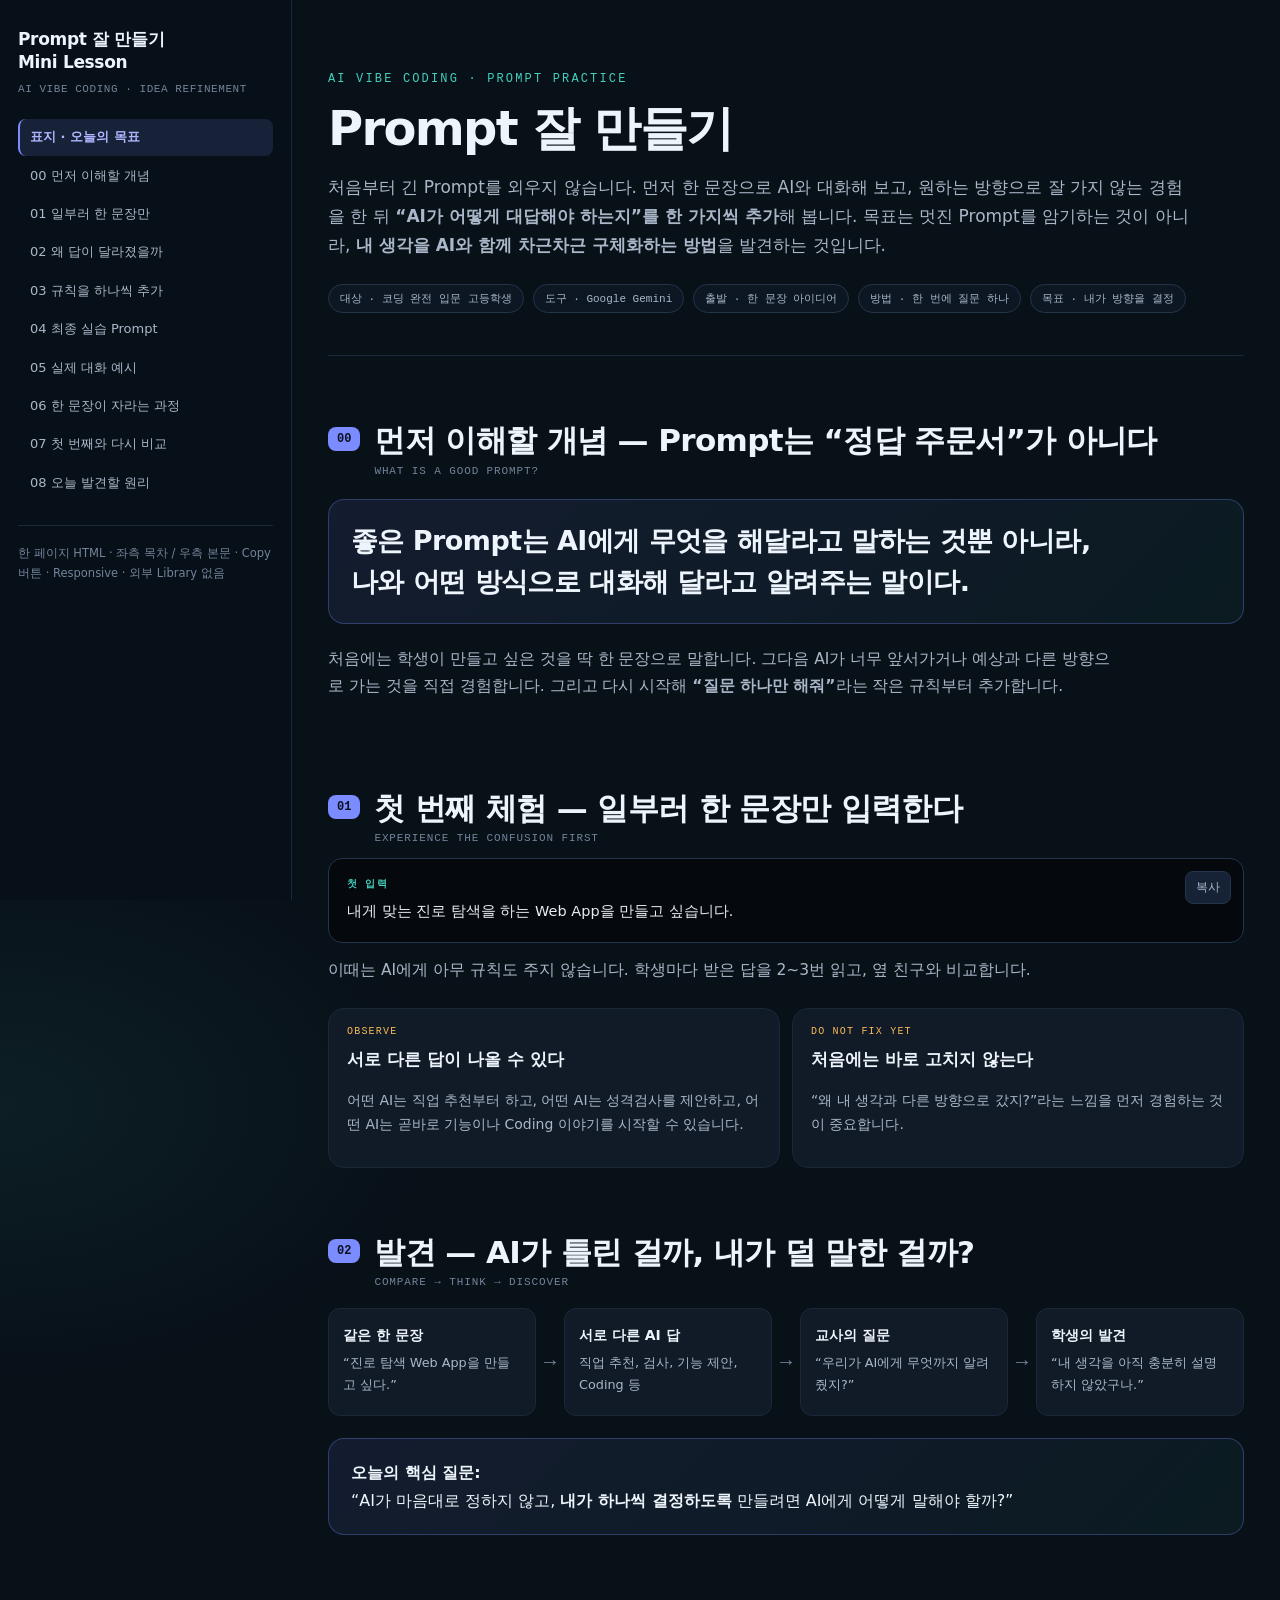
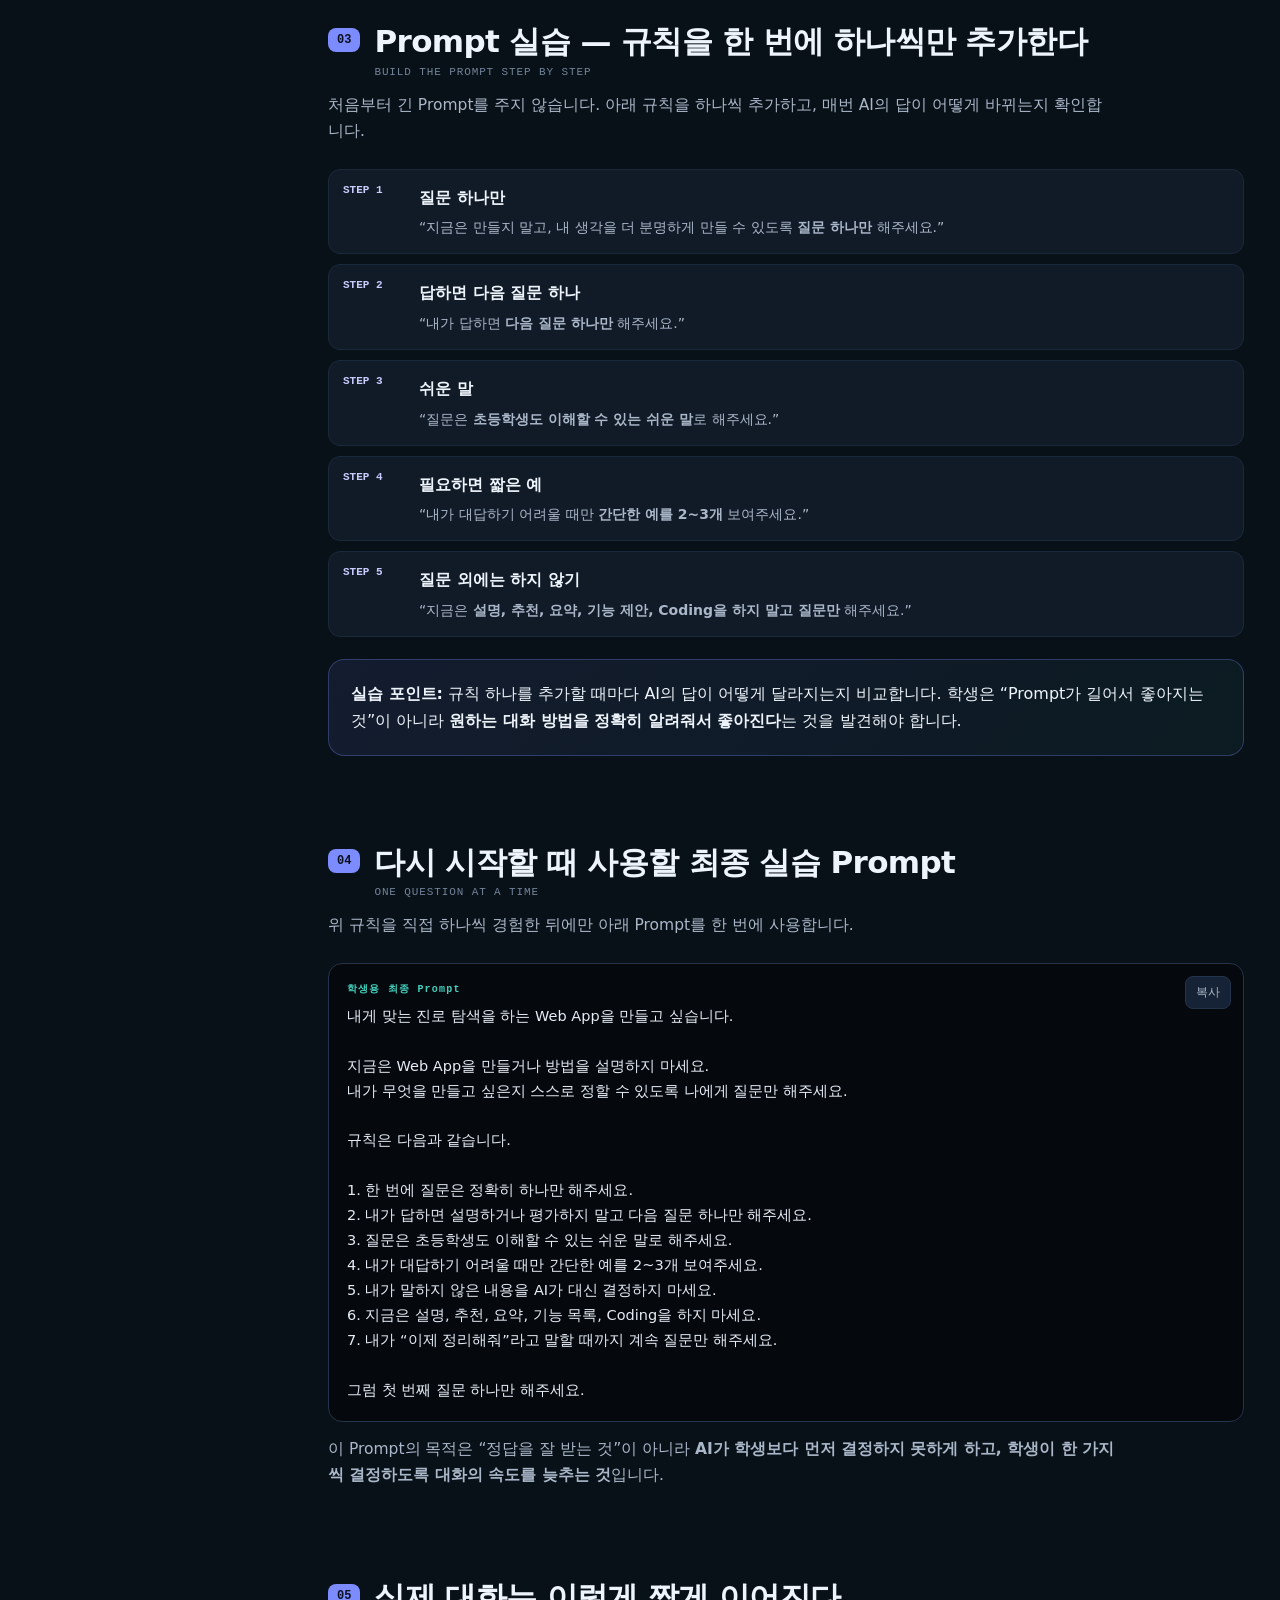
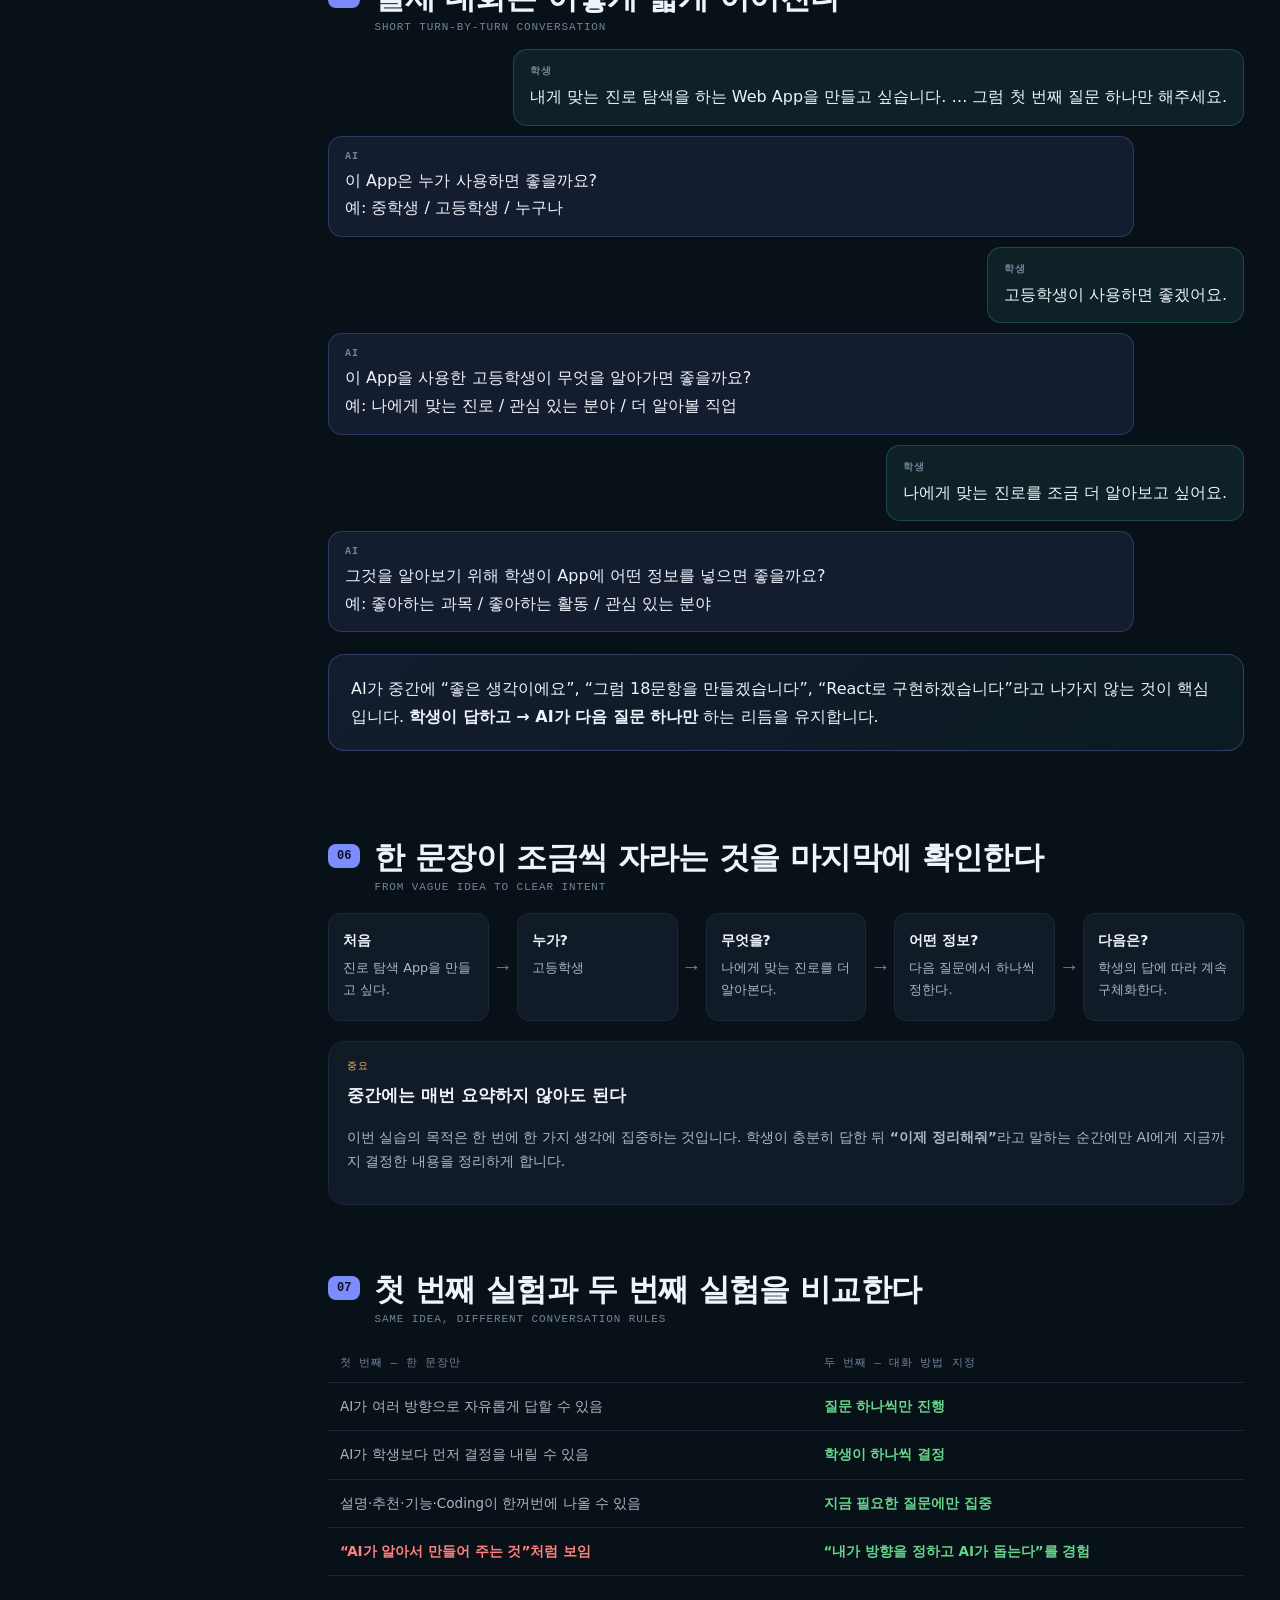
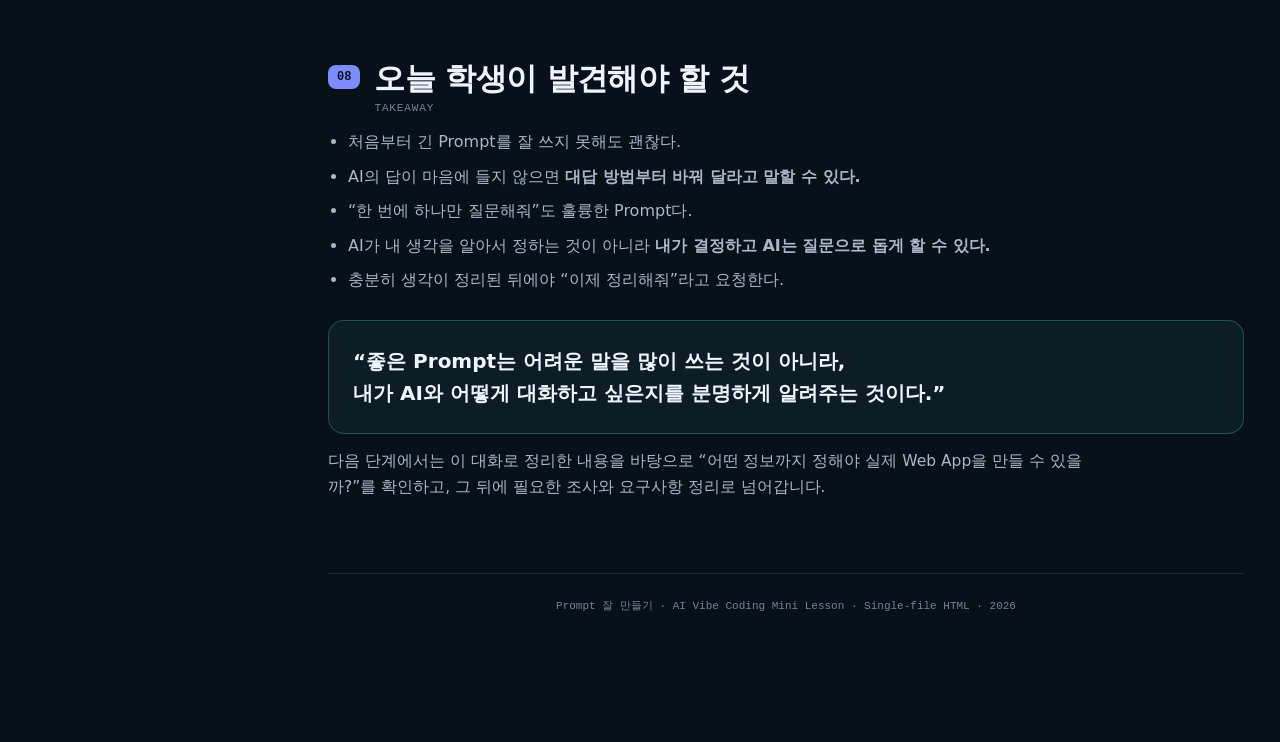
<file: learning/1_Prompt_Well_Making_Vibe_Coding_Mini_Lesson_Revised-1.html>
<!DOCTYPE html>
<html lang="ko">
<head>
<meta charset="utf-8">
<meta name="viewport" content="width=device-width, initial-scale=1">
<title>Prompt 잘 만들기 — AI와 한 가지씩 대화하며 내 생각 구체화하기</title>
<style>
:root{
  --bg:#081018; --panel:#111b28; --panel2:#162235; --line:#24344a; --line2:#1a283a;
  --ink:#eef4fb; --muted:#aab7c8; --dim:#73849a; --accent:#7c8cff; --accent2:#44d0bd;
  --accent3:#f7b955; --ok:#65d58b; --danger:#ff7f7f; --radius:16px;
  --sans:-apple-system,BlinkMacSystemFont,"Pretendard","Apple SD Gothic Neo","Noto Sans KR","Malgun Gothic",system-ui,sans-serif;
  --mono:ui-monospace,"SFMono-Regular","JetBrains Mono",Menlo,Consolas,monospace;
}
*{box-sizing:border-box}
html{scroll-behavior:smooth}
body{
  margin:0; color:var(--ink); font-family:var(--sans); line-height:1.72;
  background:
    radial-gradient(900px 600px at 85% -10%,rgba(124,140,255,.12),transparent 60%),
    radial-gradient(800px 500px at 0 20%,rgba(68,208,189,.08),transparent 55%),var(--bg);
}
.layout{display:flex;max-width:1600px;margin:0 auto;align-items:flex-start}
.side{
  width:292px;flex:none;position:sticky;top:0;height:100vh;overflow:auto;
  border-right:1px solid var(--line2);background:rgba(8,16,24,.96);padding:28px 18px 90px
}
.brand{font-size:17px;font-weight:850;line-height:1.35;letter-spacing:-.02em}
.brand-sub{font:11px/1.5 var(--mono);color:var(--dim);letter-spacing:.05em;margin:7px 0 22px}
.side nav a{display:block;text-decoration:none;color:var(--muted);font-size:13px;padding:7px 10px;border-radius:8px;border-left:2px solid transparent;margin:2px 0}
.side nav a:hover{background:rgba(124,140,255,.10);color:var(--ink)}
.side nav a.active{background:rgba(124,140,255,.14);color:#aeb7ff;border-left-color:var(--accent);font-weight:700}
.side .tiny{margin-top:24px;padding-top:18px;border-top:1px solid var(--line2);font-size:11.5px;color:var(--dim)}
.main{flex:1;min-width:0}
.mobile-nav{display:none;position:sticky;top:0;z-index:20;background:rgba(8,16,24,.92);backdrop-filter:blur(12px);border-bottom:1px solid var(--line2);padding:9px 12px;overflow-x:auto;gap:7px}
.mobile-nav a{flex:0 0 auto;text-decoration:none;font:11.5px var(--mono);color:var(--muted);border:1px solid var(--line);border-radius:999px;padding:6px 10px}
.wrap{max-width:1040px;margin:0 auto;padding:0 36px 120px}
.hero{padding:72px 0 42px;border-bottom:1px solid var(--line2)}
.kicker{font:12px var(--mono);letter-spacing:.18em;text-transform:uppercase;color:var(--accent2);margin:0 0 14px}
h1{font-size:clamp(31px,5vw,48px);line-height:1.18;margin:0 0 16px;letter-spacing:-.035em}
.lede{font-size:17px;color:var(--muted);max-width:80ch;margin:0}
.meta{display:flex;flex-wrap:wrap;gap:9px;margin-top:24px}
.tag{font:11px var(--mono);color:var(--muted);padding:6px 11px;border:1px solid var(--line);border-radius:999px;background:rgba(17,27,40,.7)}
.section{padding-top:64px;scroll-margin-top:24px}
.section-head{display:flex;gap:14px;align-items:flex-start;margin-bottom:12px}
.num{font:700 12px var(--mono);background:var(--accent);color:#0a1020;border-radius:8px;padding:5px 9px;margin-top:7px}
h2{font-size:clamp(23px,3.5vw,31px);line-height:1.3;margin:0;letter-spacing:-.02em}
h3{font-size:17px;margin:0 0 8px}
.sub{font:11px var(--mono);color:var(--dim);letter-spacing:.08em;margin:4px 0 0}
.intro{color:var(--muted);font-size:15.5px;max-width:80ch;margin:14px 0 24px}
.callout{background:linear-gradient(135deg,rgba(124,140,255,.10),rgba(68,208,189,.06));border:1px solid rgba(124,140,255,.30);border-radius:var(--radius);padding:20px 22px;margin:22px 0}
.statement{font-size:clamp(20px,3vw,27px);line-height:1.55;font-weight:800;letter-spacing:-.02em;margin:0}
.cards{display:grid;grid-template-columns:repeat(2,minmax(0,1fr));gap:12px;margin-top:14px}
.card{background:var(--panel);border:1px solid var(--line2);border-radius:var(--radius);padding:17px 18px}
.card .label{font:10px var(--mono);letter-spacing:.12em;color:var(--accent3);margin-bottom:8px}
.card p,.card li{color:var(--muted);font-size:14px}
.card ul{margin:8px 0 0;padding-left:18px}
.pipeline{display:flex;align-items:stretch;gap:8px;flex-wrap:wrap;margin:20px 0}
.pipe{flex:1 1 145px;background:var(--panel);border:1px solid var(--line2);border-radius:12px;padding:14px;min-height:108px}
.pipe b{display:block;color:var(--ink);font-size:14px;margin-bottom:5px}
.pipe span{display:block;color:var(--muted);font-size:12.8px}
.arrow{align-self:center;color:var(--dim);font:20px var(--mono)}
.prompt-card{position:relative;background:#05090e;border:1px solid var(--line);border-radius:14px;padding:18px;margin:14px 0}
.prompt-card .step{font:700 10px var(--mono);letter-spacing:.12em;color:var(--accent2);margin-bottom:8px}
.prompt-text{white-space:pre-wrap;color:#e7edf6;font-size:14.5px;padding-right:80px}
.copy-btn{position:absolute;right:12px;top:12px;border:1px solid var(--line);background:var(--panel2);color:var(--muted);border-radius:8px;padding:7px 10px;cursor:pointer;font-size:12px}
.copy-btn:hover{color:#fff;border-color:var(--accent)}
.dialogue{display:grid;gap:10px;margin:16px 0}
.bubble{border-radius:14px;padding:14px 16px;max-width:88%}
.student{background:rgba(68,208,189,.09);border:1px solid rgba(68,208,189,.24);margin-left:auto}
.ai{background:rgba(124,140,255,.10);border:1px solid rgba(124,140,255,.25)}
.who{font:700 10px var(--mono);letter-spacing:.1em;margin-bottom:5px;color:var(--dim)}
.compare{width:100%;border-collapse:collapse;margin:18px 0;font-size:13.5px}
.compare th,.compare td{padding:12px;border-bottom:1px solid var(--line2);text-align:left;vertical-align:top}
.compare th{font:11px var(--mono);letter-spacing:.08em;color:var(--dim)}
.compare td{color:var(--muted)}
.bad{color:var(--danger);font-weight:750}.good{color:var(--ok);font-weight:750}
.ladder{display:grid;gap:10px;margin:18px 0}
.rung{display:grid;grid-template-columns:64px 1fr;gap:12px;align-items:start;background:var(--panel);border:1px solid var(--line2);border-radius:12px;padding:14px}
.rung .n{font:700 11px var(--mono);color:#c7ceff}
.rung strong{display:block;margin-bottom:4px}.rung p{margin:0;color:var(--muted);font-size:14px}
.final-msg{margin-top:26px;padding:24px;border-radius:16px;border:1px solid rgba(68,208,189,.3);background:rgba(68,208,189,.07)}
.final-msg p{font-size:20px;font-weight:800;margin:0;line-height:1.6}
.check{margin:14px 0 0;padding-left:20px;color:var(--muted)}
.check li{margin:7px 0}
footer{margin-top:72px;padding-top:24px;border-top:1px solid var(--line2);color:var(--dim);font:11px var(--mono);text-align:center}
@media(max-width:1180px){.side{display:none}.mobile-nav{display:flex}.wrap{padding:0 22px 90px}}
@media(max-width:720px){.cards{grid-template-columns:1fr}.hero{padding-top:44px}.wrap{padding-left:15px;padding-right:15px}.arrow{display:none}.prompt-text{padding-right:0;padding-top:34px}.rung{grid-template-columns:48px 1fr}.bubble{max-width:96%}}
@media print{
  body{background:#fff;color:#111}.side,.mobile-nav,.copy-btn{display:none!important}.wrap{max-width:none;padding:0 16mm 18mm}
  .hero{padding-top:10mm}.card,.callout,.pipe,.prompt-card,.rung,.final-msg,.bubble{background:#fff!important;border-color:#bbb!important}
  p,li,.intro,.lede,.card p,.card li,.pipe span,.prompt-text,.compare td,.rung p{color:#333!important}
  h1,h2,h3,.statement,.final-msg p{color:#111!important}
}
</style>
</head>
<body>
<div class="layout">
<aside class="side">
  <div class="brand">Prompt 잘 만들기<br>Mini Lesson</div>
  <div class="brand-sub">AI VIBE CODING · IDEA REFINEMENT</div>
  <nav id="toc">
    <a href="#top">표지 · 오늘의 목표</a>
    <a href="#concept">00 먼저 이해할 개념</a>
    <a href="#first">01 일부러 한 문장만</a>
    <a href="#discover">02 왜 답이 달라졌을까</a>
    <a href="#practice">03 규칙을 하나씩 추가</a>
    <a href="#finalprompt">04 최종 실습 Prompt</a>
    <a href="#dialogue">05 실제 대화 예시</a>
    <a href="#growth">06 한 문장이 자라는 과정</a>
    <a href="#compare">07 첫 번째와 다시 비교</a>
    <a href="#takeaway">08 오늘 발견할 원리</a>
  </nav>
  <div class="tiny">한 페이지 HTML · 좌측 목차 / 우측 본문 · Copy 버튼 · Responsive · 외부 Library 없음</div>
</aside>

<main class="main">
<nav class="mobile-nav">
  <a href="#concept">개념</a><a href="#first">1차 체험</a><a href="#practice">Prompt 실습</a>
  <a href="#finalprompt">최종 Prompt</a><a href="#dialogue">대화</a><a href="#takeaway">정리</a>
</nav>

<div class="wrap">
<header class="hero" id="top">
  <p class="kicker">AI VIBE CODING · PROMPT PRACTICE</p>
  <h1>Prompt 잘 만들기</h1>
  <p class="lede">
    처음부터 긴 Prompt를 외우지 않습니다. 먼저 한 문장으로 AI와 대화해 보고,
    원하는 방향으로 잘 가지 않는 경험을 한 뒤 <strong>“AI가 어떻게 대답해야 하는지”를 한 가지씩 추가</strong>해 봅니다.
    목표는 멋진 Prompt를 암기하는 것이 아니라, <strong>내 생각을 AI와 함께 차근차근 구체화하는 방법</strong>을 발견하는 것입니다.
  </p>
  <div class="meta">
    <span class="tag">대상 · 코딩 완전 입문 고등학생</span>
    <span class="tag">도구 · Google Gemini</span>
    <span class="tag">출발 · 한 문장 아이디어</span>
    <span class="tag">방법 · 한 번에 질문 하나</span>
    <span class="tag">목표 · 내가 방향을 결정</span>
  </div>
</header>

<section class="section" id="concept">
  <div class="section-head"><span class="num">00</span><div><h2>먼저 이해할 개념 — Prompt는 “정답 주문서”가 아니다</h2><p class="sub">WHAT IS A GOOD PROMPT?</p></div></div>
  <div class="callout">
    <p class="statement">좋은 Prompt는 AI에게 <strong>무엇을 해달라</strong>고 말하는 것뿐 아니라,<br><strong>나와 어떤 방식으로 대화해 달라</strong>고 알려주는 말이다.</p>
  </div>
  <p class="intro">
    처음에는 학생이 만들고 싶은 것을 딱 한 문장으로 말합니다. 그다음 AI가 너무 앞서가거나 예상과 다른 방향으로 가는 것을 직접 경험합니다.
    그리고 다시 시작해 <strong>“질문 하나만 해줘”</strong>라는 작은 규칙부터 추가합니다.
  </p>
</section>

<section class="section" id="first">
  <div class="section-head"><span class="num">01</span><div><h2>첫 번째 체험 — 일부러 한 문장만 입력한다</h2><p class="sub">EXPERIENCE THE CONFUSION FIRST</p></div></div>
  <div class="prompt-card">
    <div class="step">첫 입력</div>
    <button class="copy-btn" onclick="copyPrompt(this)">복사</button>
    <div class="prompt-text">내게 맞는 진로 탐색을 하는 Web App을 만들고 싶습니다.</div>
  </div>
  <p class="intro">이때는 AI에게 아무 규칙도 주지 않습니다. 학생마다 받은 답을 2~3번 읽고, 옆 친구와 비교합니다.</p>
  <div class="cards">
    <div class="card"><div class="label">OBSERVE</div><h3>서로 다른 답이 나올 수 있다</h3><p>어떤 AI는 직업 추천부터 하고, 어떤 AI는 성격검사를 제안하고, 어떤 AI는 곧바로 기능이나 Coding 이야기를 시작할 수 있습니다.</p></div>
    <div class="card"><div class="label">DO NOT FIX YET</div><h3>처음에는 바로 고치지 않는다</h3><p>“왜 내 생각과 다른 방향으로 갔지?”라는 느낌을 먼저 경험하는 것이 중요합니다.</p></div>
  </div>
</section>

<section class="section" id="discover">
  <div class="section-head"><span class="num">02</span><div><h2>발견 — AI가 틀린 걸까, 내가 덜 말한 걸까?</h2><p class="sub">COMPARE → THINK → DISCOVER</p></div></div>
  <div class="pipeline">
    <div class="pipe"><b>같은 한 문장</b><span>“진로 탐색 Web App을 만들고 싶다.”</span></div>
    <div class="arrow">→</div>
    <div class="pipe"><b>서로 다른 AI 답</b><span>직업 추천, 검사, 기능 제안, Coding 등</span></div>
    <div class="arrow">→</div>
    <div class="pipe"><b>교사의 질문</b><span>“우리가 AI에게 무엇까지 알려줬지?”</span></div>
    <div class="arrow">→</div>
    <div class="pipe"><b>학생의 발견</b><span>“내 생각을 아직 충분히 설명하지 않았구나.”</span></div>
  </div>
  <div class="callout">
    <strong>오늘의 핵심 질문:</strong><br>
    “AI가 마음대로 정하지 않고, <strong>내가 하나씩 결정하도록</strong> 만들려면 AI에게 어떻게 말해야 할까?”
  </div>
</section>

<section class="section" id="practice">
  <div class="section-head"><span class="num">03</span><div><h2>Prompt 실습 — 규칙을 한 번에 하나씩만 추가한다</h2><p class="sub">BUILD THE PROMPT STEP BY STEP</p></div></div>
  <p class="intro">처음부터 긴 Prompt를 주지 않습니다. 아래 규칙을 하나씩 추가하고, 매번 AI의 답이 어떻게 바뀌는지 확인합니다.</p>

  <div class="ladder">
    <div class="rung"><div class="n">STEP 1</div><div><strong>질문 하나만</strong><p>“지금은 만들지 말고, 내 생각을 더 분명하게 만들 수 있도록 <b>질문 하나만</b> 해주세요.”</p></div></div>
    <div class="rung"><div class="n">STEP 2</div><div><strong>답하면 다음 질문 하나</strong><p>“내가 답하면 <b>다음 질문 하나만</b> 해주세요.”</p></div></div>
    <div class="rung"><div class="n">STEP 3</div><div><strong>쉬운 말</strong><p>“질문은 <b>초등학생도 이해할 수 있는 쉬운 말</b>로 해주세요.”</p></div></div>
    <div class="rung"><div class="n">STEP 4</div><div><strong>필요하면 짧은 예</strong><p>“내가 대답하기 어려울 때만 <b>간단한 예를 2~3개</b> 보여주세요.”</p></div></div>
    <div class="rung"><div class="n">STEP 5</div><div><strong>질문 외에는 하지 않기</strong><p>“지금은 <b>설명, 추천, 요약, 기능 제안, Coding을 하지 말고 질문만</b> 해주세요.”</p></div></div>
  </div>

  <div class="callout">
    <strong>실습 포인트:</strong> 규칙 하나를 추가할 때마다 AI의 답이 어떻게 달라지는지 비교합니다.
    학생은 “Prompt가 길어서 좋아지는 것”이 아니라 <strong>원하는 대화 방법을 정확히 알려줘서 좋아진다</strong>는 것을 발견해야 합니다.
  </div>
</section>

<section class="section" id="finalprompt">
  <div class="section-head"><span class="num">04</span><div><h2>다시 시작할 때 사용할 최종 실습 Prompt</h2><p class="sub">ONE QUESTION AT A TIME</p></div></div>
  <p class="intro">위 규칙을 직접 하나씩 경험한 뒤에만 아래 Prompt를 한 번에 사용합니다.</p>
  <div class="prompt-card" id="mainPrompt">
    <div class="step">학생용 최종 Prompt</div>
    <button class="copy-btn" onclick="copyPrompt(this)">복사</button>
    <div class="prompt-text">내게 맞는 진로 탐색을 하는 Web App을 만들고 싶습니다.

지금은 Web App을 만들거나 방법을 설명하지 마세요.
내가 무엇을 만들고 싶은지 스스로 정할 수 있도록 나에게 질문만 해주세요.

규칙은 다음과 같습니다.

1. 한 번에 질문은 정확히 하나만 해주세요.
2. 내가 답하면 설명하거나 평가하지 말고 다음 질문 하나만 해주세요.
3. 질문은 초등학생도 이해할 수 있는 쉬운 말로 해주세요.
4. 내가 대답하기 어려울 때만 간단한 예를 2~3개 보여주세요.
5. 내가 말하지 않은 내용을 AI가 대신 결정하지 마세요.
6. 지금은 설명, 추천, 요약, 기능 목록, Coding을 하지 마세요.
7. 내가 “이제 정리해줘”라고 말할 때까지 계속 질문만 해주세요.

그럼 첫 번째 질문 하나만 해주세요.</div>
  </div>
  <p class="intro">
    이 Prompt의 목적은 “정답을 잘 받는 것”이 아니라 <strong>AI가 학생보다 먼저 결정하지 못하게 하고, 학생이 한 가지씩 결정하도록 대화의 속도를 늦추는 것</strong>입니다.
  </p>
</section>

<section class="section" id="dialogue">
  <div class="section-head"><span class="num">05</span><div><h2>실제 대화는 이렇게 짧게 이어진다</h2><p class="sub">SHORT TURN-BY-TURN CONVERSATION</p></div></div>

  <div class="dialogue">
    <div class="bubble student"><div class="who">학생</div>내게 맞는 진로 탐색을 하는 Web App을 만들고 싶습니다. … 그럼 첫 번째 질문 하나만 해주세요.</div>
    <div class="bubble ai"><div class="who">AI</div>이 App은 누가 사용하면 좋을까요?<br>예: 중학생 / 고등학생 / 누구나</div>
    <div class="bubble student"><div class="who">학생</div>고등학생이 사용하면 좋겠어요.</div>
    <div class="bubble ai"><div class="who">AI</div>이 App을 사용한 고등학생이 무엇을 알아가면 좋을까요?<br>예: 나에게 맞는 진로 / 관심 있는 분야 / 더 알아볼 직업</div>
    <div class="bubble student"><div class="who">학생</div>나에게 맞는 진로를 조금 더 알아보고 싶어요.</div>
    <div class="bubble ai"><div class="who">AI</div>그것을 알아보기 위해 학생이 App에 어떤 정보를 넣으면 좋을까요?<br>예: 좋아하는 과목 / 좋아하는 활동 / 관심 있는 분야</div>
  </div>

  <div class="callout">
    AI가 중간에 “좋은 생각이에요”, “그럼 18문항을 만들겠습니다”, “React로 구현하겠습니다”라고 나가지 않는 것이 핵심입니다.
    <strong>학생이 답하고 → AI가 다음 질문 하나만</strong> 하는 리듬을 유지합니다.
  </div>
</section>

<section class="section" id="growth">
  <div class="section-head"><span class="num">06</span><div><h2>한 문장이 조금씩 자라는 것을 마지막에 확인한다</h2><p class="sub">FROM VAGUE IDEA TO CLEAR INTENT</p></div></div>
  <div class="pipeline">
    <div class="pipe"><b>처음</b><span>진로 탐색 App을 만들고 싶다.</span></div>
    <div class="arrow">→</div>
    <div class="pipe"><b>누가?</b><span>고등학생</span></div>
    <div class="arrow">→</div>
    <div class="pipe"><b>무엇을?</b><span>나에게 맞는 진로를 더 알아본다.</span></div>
    <div class="arrow">→</div>
    <div class="pipe"><b>어떤 정보?</b><span>다음 질문에서 하나씩 정한다.</span></div>
    <div class="arrow">→</div>
    <div class="pipe"><b>다음은?</b><span>학생의 답에 따라 계속 구체화한다.</span></div>
  </div>

  <div class="card">
    <div class="label">중요</div>
    <h3>중간에는 매번 요약하지 않아도 된다</h3>
    <p>
      이번 실습의 목적은 한 번에 한 가지 생각에 집중하는 것입니다.
      학생이 충분히 답한 뒤 <strong>“이제 정리해줘”</strong>라고 말하는 순간에만 AI에게 지금까지 결정한 내용을 정리하게 합니다.
    </p>
  </div>
</section>

<section class="section" id="compare">
  <div class="section-head"><span class="num">07</span><div><h2>첫 번째 실험과 두 번째 실험을 비교한다</h2><p class="sub">SAME IDEA, DIFFERENT CONVERSATION RULES</p></div></div>
  <table class="compare">
    <thead><tr><th>첫 번째 — 한 문장만</th><th>두 번째 — 대화 방법 지정</th></tr></thead>
    <tbody>
      <tr><td>AI가 여러 방향으로 자유롭게 답할 수 있음</td><td><span class="good">질문 하나씩만 진행</span></td></tr>
      <tr><td>AI가 학생보다 먼저 결정을 내릴 수 있음</td><td><span class="good">학생이 하나씩 결정</span></td></tr>
      <tr><td>설명·추천·기능·Coding이 한꺼번에 나올 수 있음</td><td><span class="good">지금 필요한 질문에만 집중</span></td></tr>
      <tr><td><span class="bad">“AI가 알아서 만들어 주는 것”처럼 보임</span></td><td><span class="good">“내가 방향을 정하고 AI가 돕는다”를 경험</span></td></tr>
    </tbody>
  </table>
</section>

<section class="section" id="takeaway">
  <div class="section-head"><span class="num">08</span><div><h2>오늘 학생이 발견해야 할 것</h2><p class="sub">TAKEAWAY</p></div></div>
  <ul class="check">
    <li>처음부터 긴 Prompt를 잘 쓰지 못해도 괜찮다.</li>
    <li>AI의 답이 마음에 들지 않으면 <strong>대답 방법부터 바꿔 달라고 말할 수 있다.</strong></li>
    <li>“한 번에 하나만 질문해줘”도 훌륭한 Prompt다.</li>
    <li>AI가 내 생각을 알아서 정하는 것이 아니라 <strong>내가 결정하고 AI는 질문으로 돕게 할 수 있다.</strong></li>
    <li>충분히 생각이 정리된 뒤에야 “이제 정리해줘”라고 요청한다.</li>
  </ul>

  <div class="final-msg">
    <p>“좋은 Prompt는 어려운 말을 많이 쓰는 것이 아니라,<br>내가 AI와 어떻게 대화하고 싶은지를 분명하게 알려주는 것이다.”</p>
  </div>
  <p class="intro">
    다음 단계에서는 이 대화로 정리한 내용을 바탕으로 “어떤 정보까지 정해야 실제 Web App을 만들 수 있을까?”를 확인하고,
    그 뒤에 필요한 조사와 요구사항 정리로 넘어갑니다.
  </p>
</section>

<footer>Prompt 잘 만들기 · AI Vibe Coding Mini Lesson · Single-file HTML · 2026</footer>
</div>
</main>
</div>

<script>
function copyPrompt(btn){
  const text = btn.parentElement.querySelector('.prompt-text').innerText;
  navigator.clipboard.writeText(text).then(()=>{
    const old=btn.textContent; btn.textContent='복사됨';
    setTimeout(()=>btn.textContent=old,1200);
  }).catch(()=>{ alert('복사할 문장을 선택해 직접 복사해 주세요.'); });
}
(function(){
  const links=[...document.querySelectorAll('#toc a')];
  const targets=links.map(a=>document.querySelector(a.getAttribute('href'))).filter(Boolean);
  const update=()=>{
    let current=targets[0];
    for(const el of targets){ if(el.getBoundingClientRect().top<=120) current=el; }
    links.forEach(a=>a.classList.toggle('active',a.getAttribute('href')==='#'+current.id));
  };
  document.addEventListener('scroll',update,{passive:true}); update();
})();
</script>
</body>
</html>
</file>
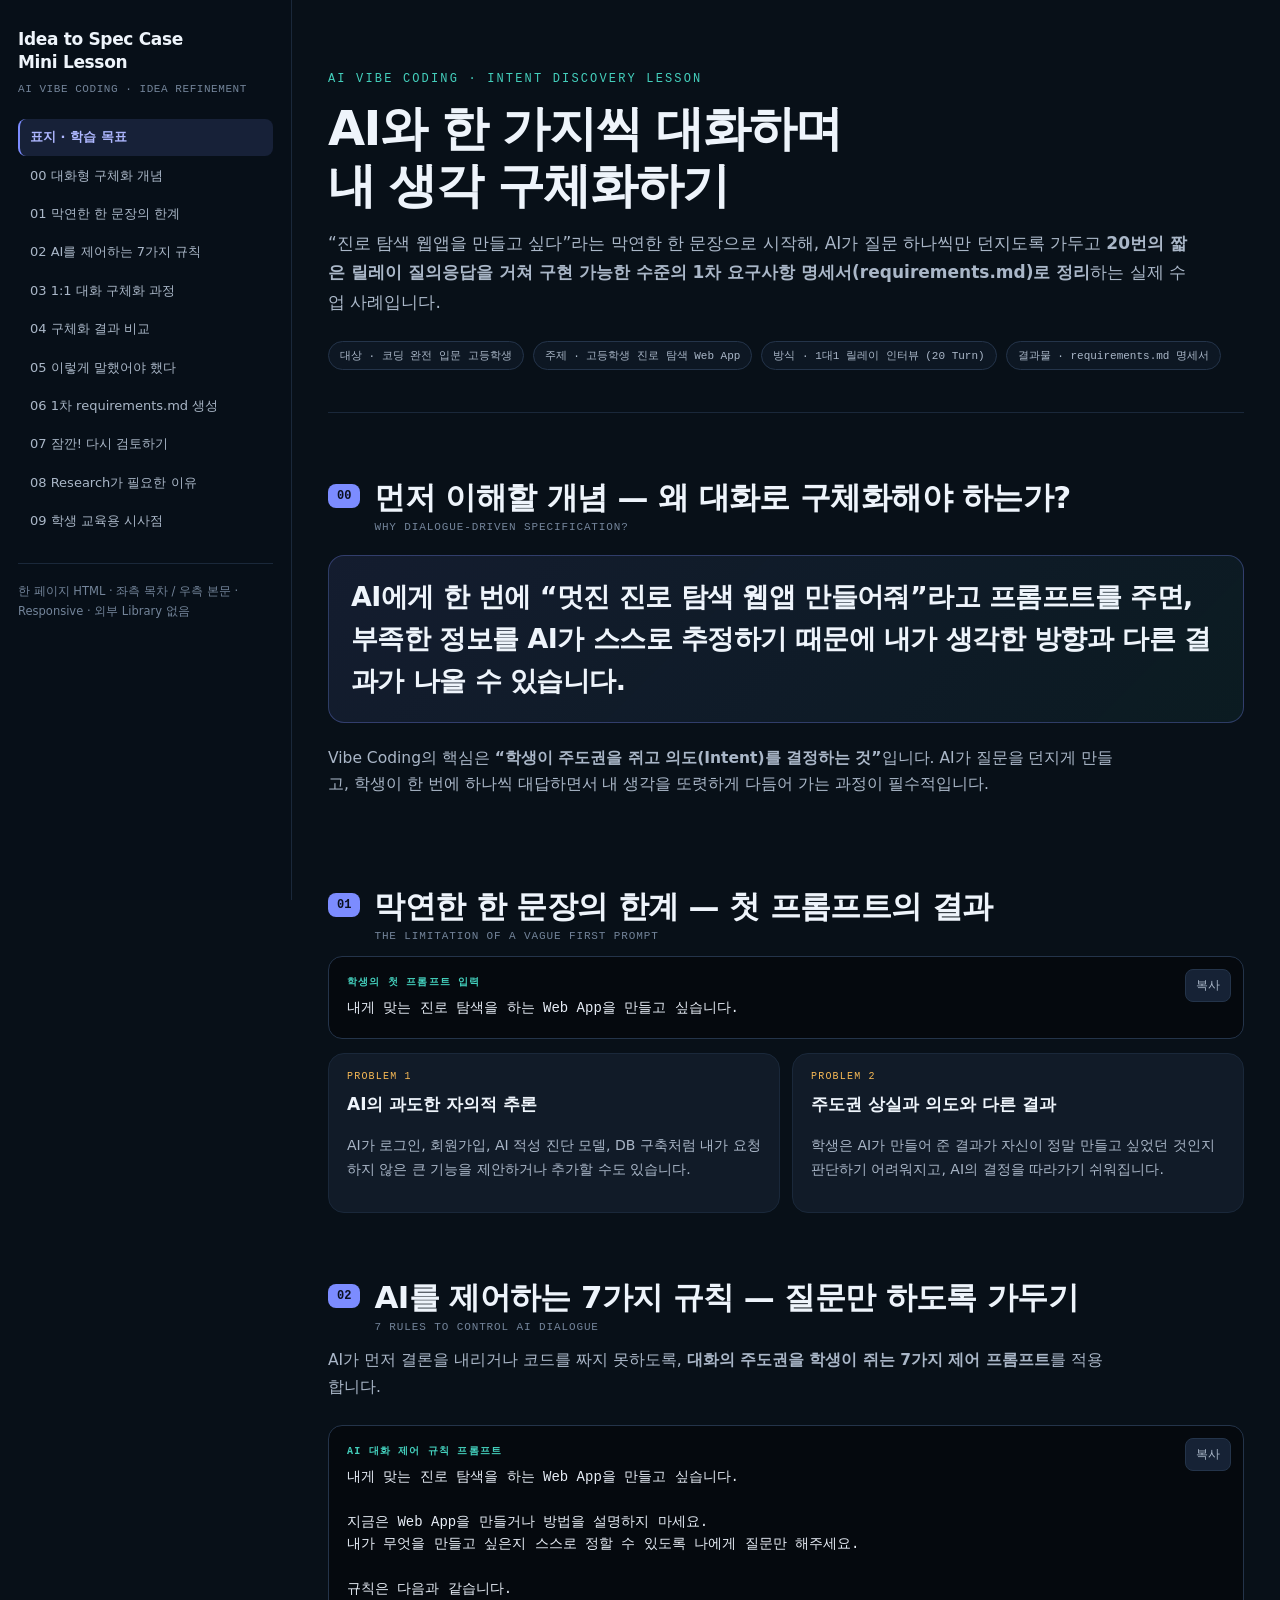
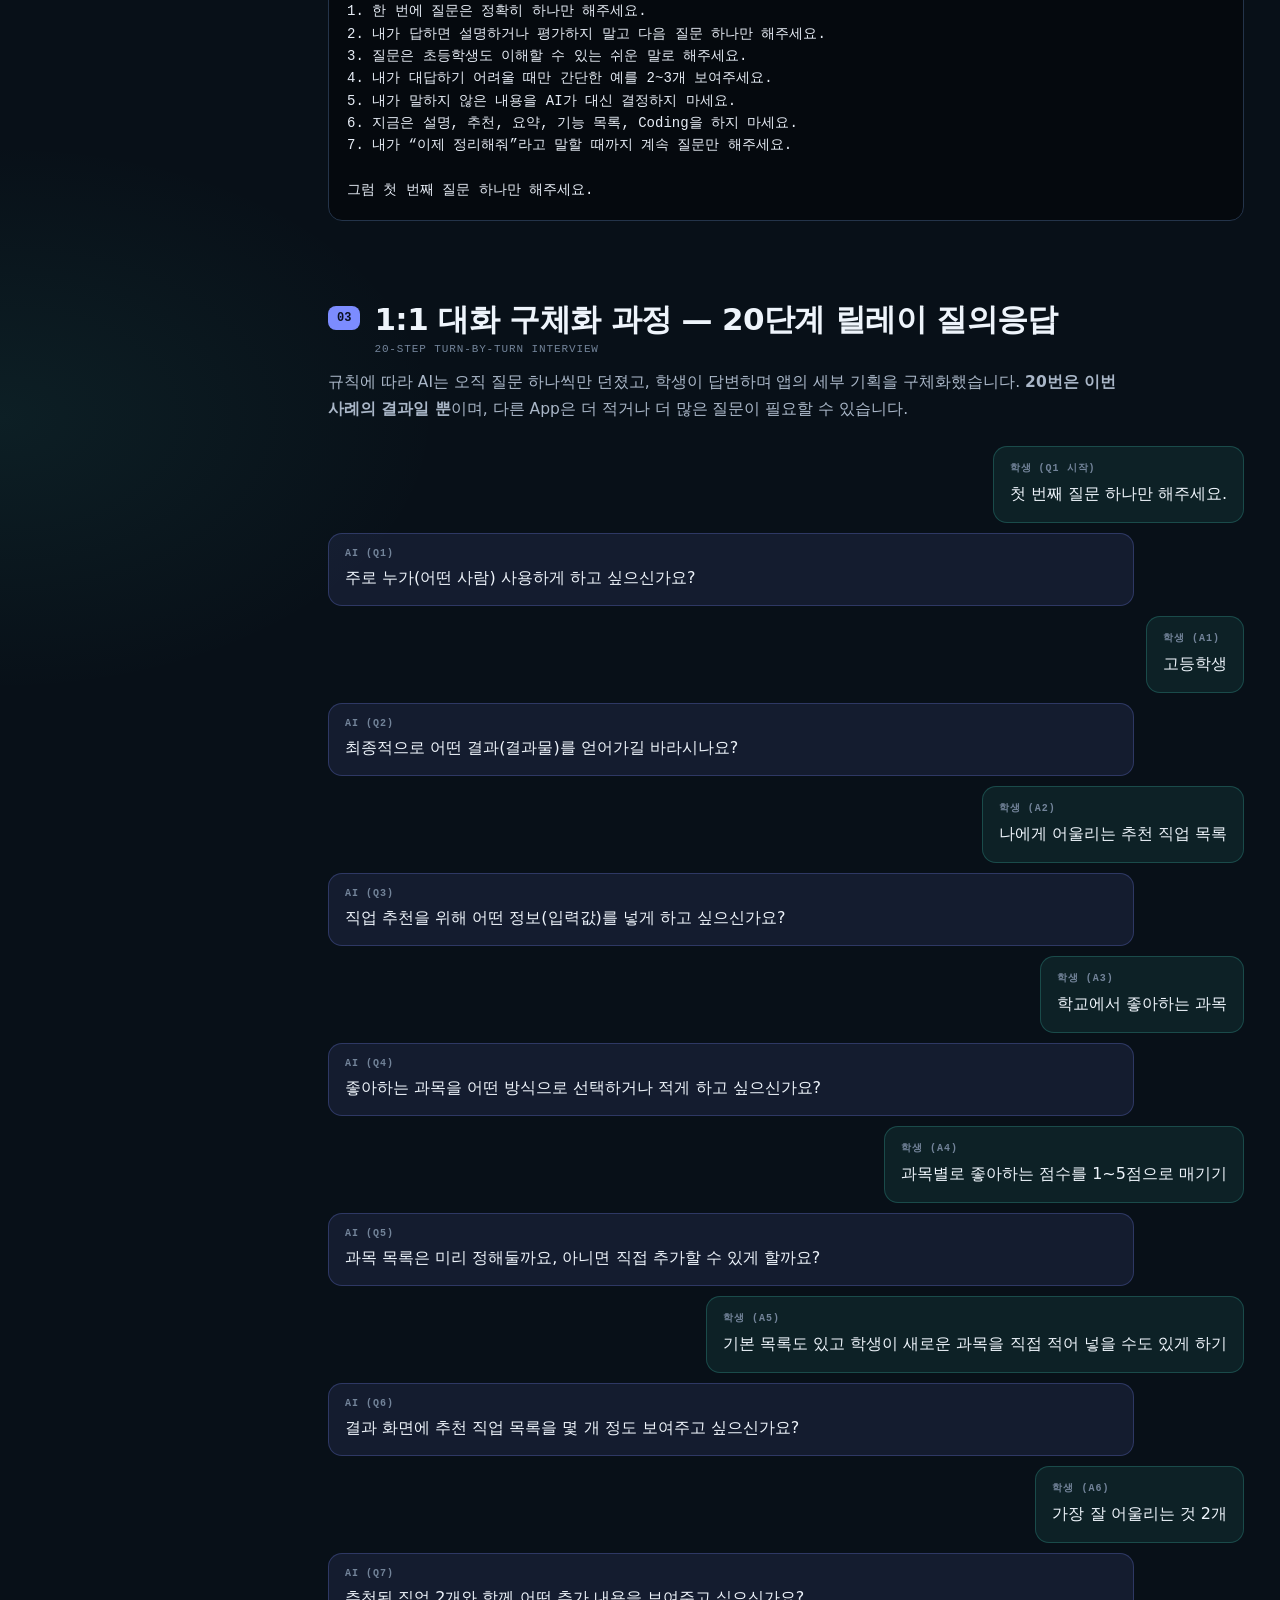
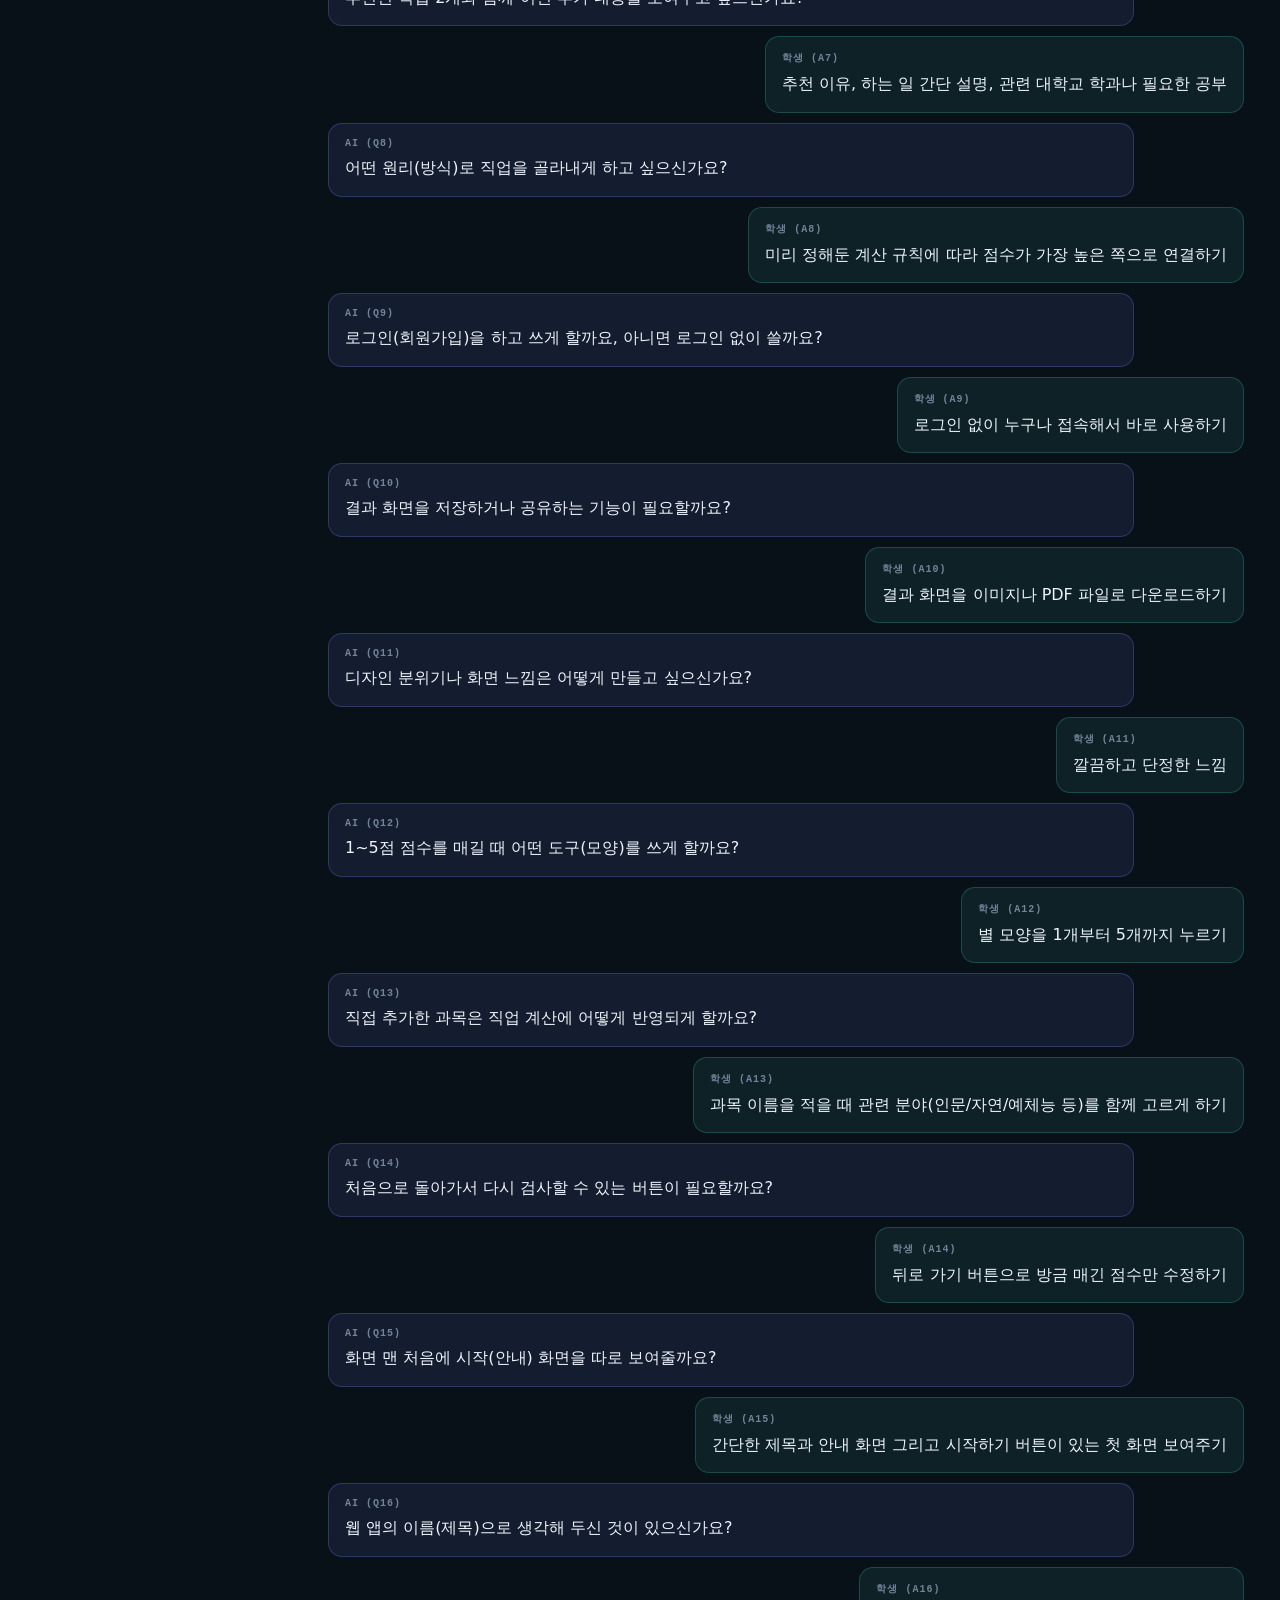
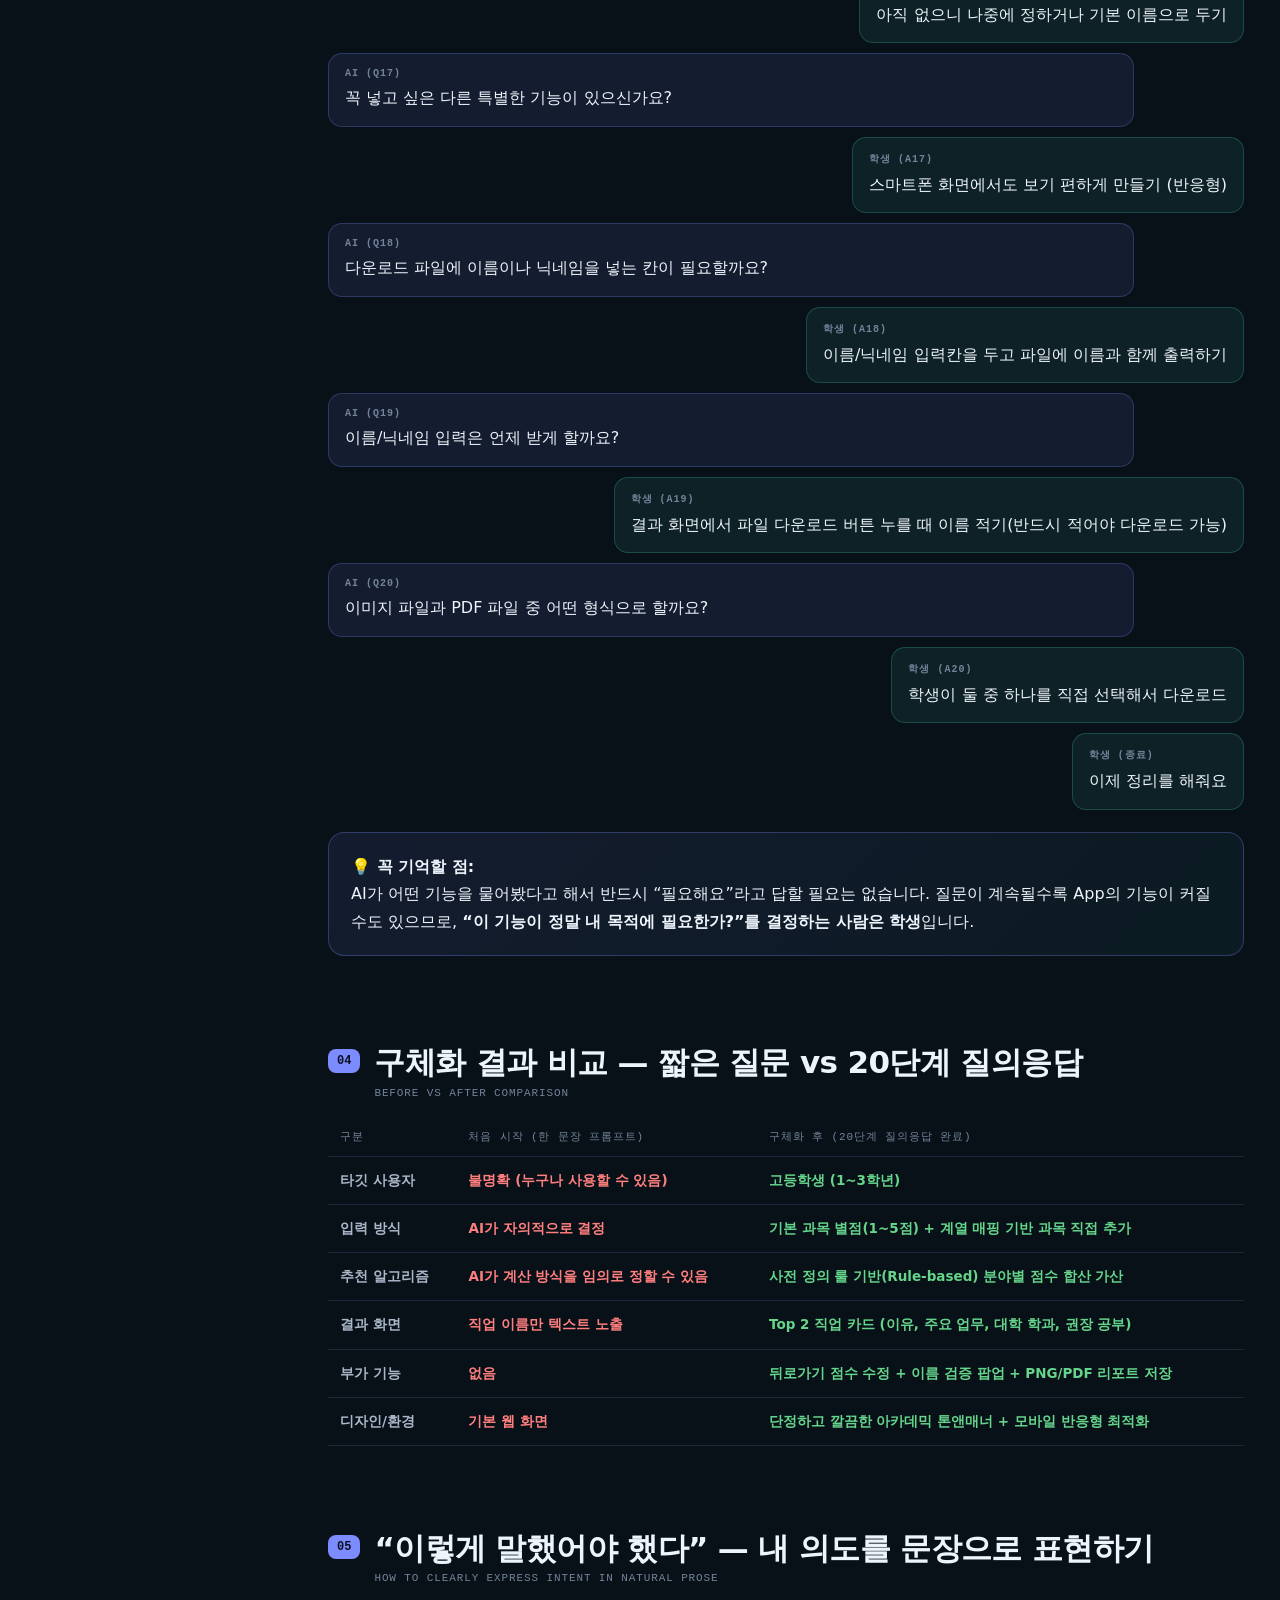
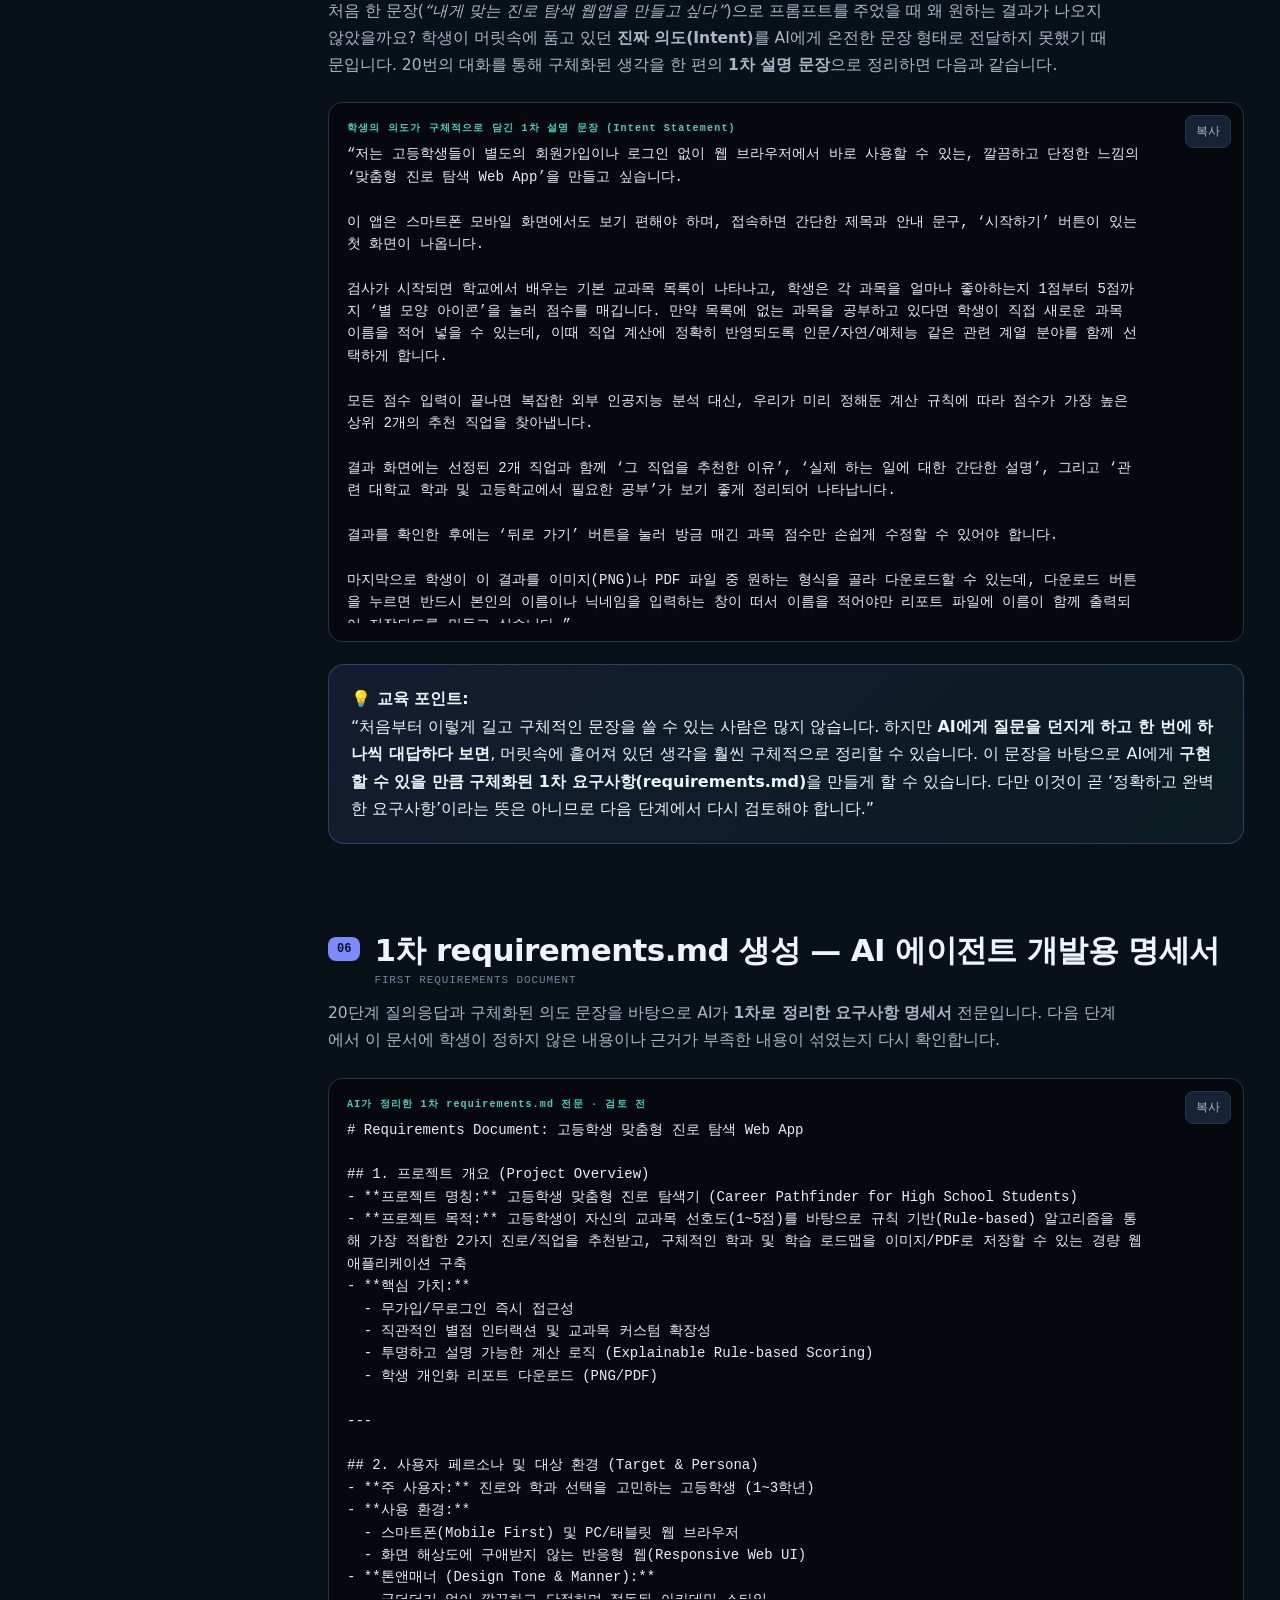
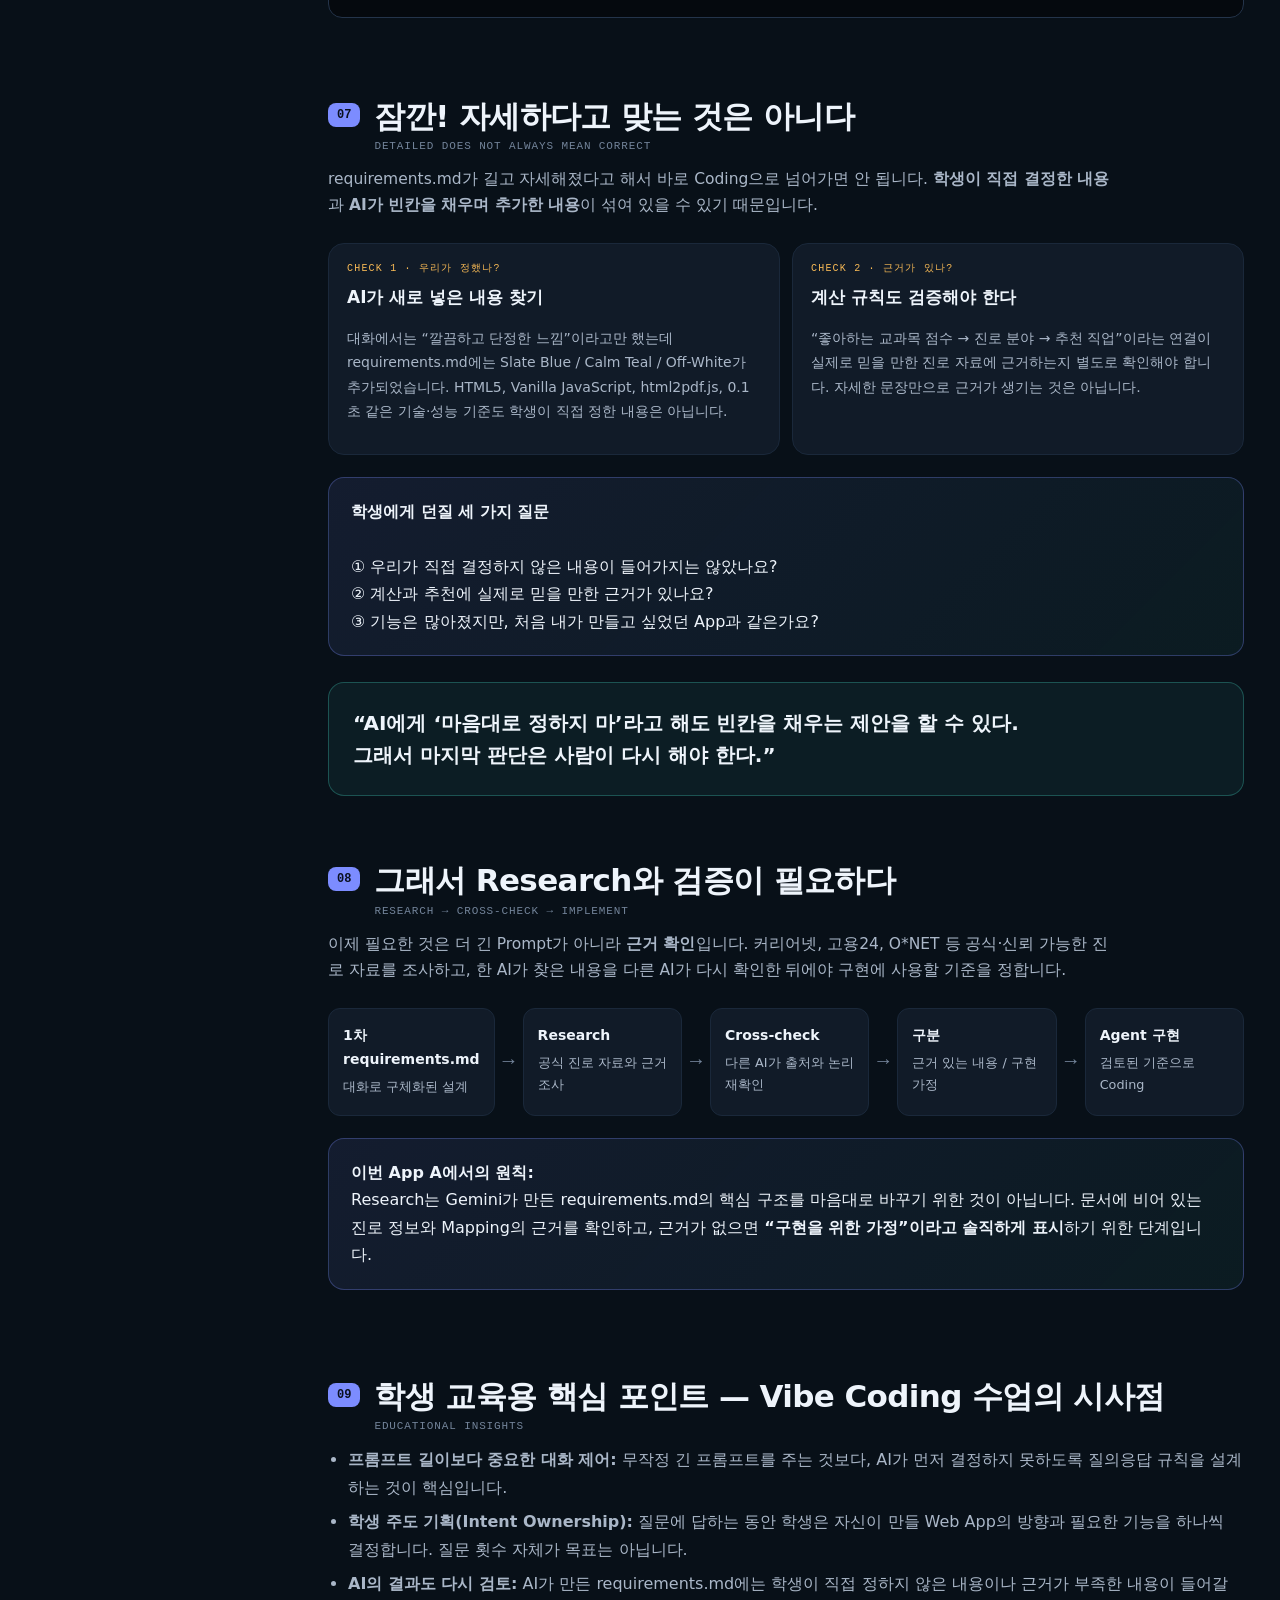
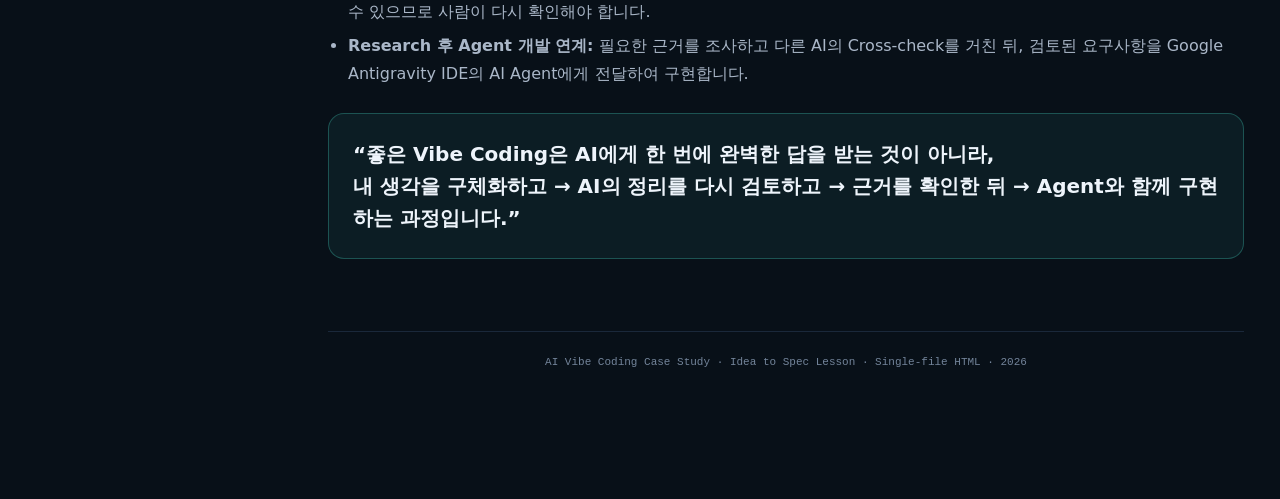
<file: learning/2_Idea_to_Spec_Career_App_Lesson_Revised-1.html>
<!DOCTYPE html>
<html lang="ko">
<head>
<meta charset="utf-8">
<meta name="viewport" content="width=device-width, initial-scale=1">
<title>AI와 한 가지씩 대화하며 내 생각 구체화하기 — 고등학생 진로 탐색 Web App 기획</title>
<style>
:root{
  --bg:#081018; --panel:#111b28; --panel2:#162235; --line:#24344a; --line2:#1a283a;
  --ink:#eef4fb; --muted:#aab7c8; --dim:#73849a; --accent:#7c8cff; --accent2:#44d0bd;
  --accent3:#f7b955; --ok:#65d58b; --danger:#ff7f7f; --radius:16px;
  --sans:-apple-system,BlinkMacSystemFont,"Pretendard","Apple SD Gothic Neo","Noto Sans KR","Malgun Gothic",system-ui,sans-serif;
  --mono:ui-monospace,"SFMono-Regular","JetBrains Mono",Menlo,Consolas,monospace;
}
*{box-sizing:border-box}
html{scroll-behavior:smooth}
body{
  margin:0; color:var(--ink); font-family:var(--sans); line-height:1.72;
  background:
    radial-gradient(900px 600px at 85% -10%,rgba(124,140,255,.12),transparent 60%),
    radial-gradient(800px 500px at 0 20%,rgba(68,208,189,.08),transparent 55%),var(--bg);
}
.layout{display:flex;max-width:1600px;margin:0 auto;align-items:flex-start}
.side{
  width:292px;flex:none;position:sticky;top:0;height:100vh;overflow:auto;
  border-right:1px solid var(--line2);background:rgba(8,16,24,.96);padding:28px 18px 90px
}
.brand{font-size:17px;font-weight:850;line-height:1.35;letter-spacing:-.02em}
.brand-sub{font:11px/1.5 var(--mono);color:var(--dim);letter-spacing:.05em;margin:7px 0 22px}
.side nav a{display:block;text-decoration:none;color:var(--muted);font-size:13px;padding:7px 10px;border-radius:8px;border-left:2px solid transparent;margin:2px 0}
.side nav a:hover{background:rgba(124,140,255,.10);color:var(--ink)}
.side nav a.active{background:rgba(124,140,255,.14);color:#aeb7ff;border-left-color:var(--accent);font-weight:700}
.side .tiny{margin-top:24px;padding-top:18px;border-top:1px solid var(--line2);font-size:11.5px;color:var(--dim)}
.main{flex:1;min-width:0}
.mobile-nav{display:none;position:sticky;top:0;z-index:20;background:rgba(8,16,24,.92);backdrop-filter:blur(12px);border-bottom:1px solid var(--line2);padding:9px 12px;overflow-x:auto;gap:7px}
.mobile-nav a{flex:0 0 auto;text-decoration:none;font:11.5px var(--mono);color:var(--muted);border:1px solid var(--line);border-radius:999px;padding:6px 10px}
.wrap{max-width:1040px;margin:0 auto;padding:0 36px 120px}
.hero{padding:72px 0 42px;border-bottom:1px solid var(--line2)}
.kicker{font:12px var(--mono);letter-spacing:.18em;text-transform:uppercase;color:var(--accent2);margin:0 0 14px}
h1{font-size:clamp(31px,5vw,48px);line-height:1.18;margin:0 0 16px;letter-spacing:-.035em}
.lede{font-size:17px;color:var(--muted);max-width:80ch;margin:0}
.meta{display:flex;flex-wrap:wrap;gap:9px;margin-top:24px}
.tag{font:11px var(--mono);color:var(--muted);padding:6px 11px;border:1px solid var(--line);border-radius:999px;background:rgba(17,27,40,.7)}
.section{padding-top:64px;scroll-margin-top:24px}
.section-head{display:flex;gap:14px;align-items:flex-start;margin-bottom:12px}
.num{font:700 12px var(--mono);background:var(--accent);color:#0a1020;border-radius:8px;padding:5px 9px;margin-top:7px}
h2{font-size:clamp(23px,3.5vw,31px);line-height:1.3;margin:0;letter-spacing:-.02em}
h3{font-size:17px;margin:0 0 8px}
.sub{font:11px var(--mono);color:var(--dim);letter-spacing:.08em;margin:4px 0 0}
.intro{color:var(--muted);font-size:15.5px;max-width:80ch;margin:14px 0 24px}
.callout{background:linear-gradient(135deg,rgba(124,140,255,.10),rgba(68,208,189,.06));border:1px solid rgba(124,140,255,.30);border-radius:var(--radius);padding:20px 22px;margin:22px 0}
.statement{font-size:clamp(20px,3vw,27px);line-height:1.55;font-weight:800;letter-spacing:-.02em;margin:0}
.cards{display:grid;grid-template-columns:repeat(2,minmax(0,1fr));gap:12px;margin-top:14px}
.card{background:var(--panel);border:1px solid var(--line2);border-radius:var(--radius);padding:17px 18px}
.card .label{font:10px var(--mono);letter-spacing:.12em;color:var(--accent3);margin-bottom:8px}
.card p,.card li{color:var(--muted);font-size:14px}
.card ul{margin:8px 0 0;padding-left:18px}
.pipeline{display:flex;align-items:stretch;gap:8px;flex-wrap:wrap;margin:20px 0}
.pipe{flex:1 1 145px;background:var(--panel);border:1px solid var(--line2);border-radius:12px;padding:14px;min-height:108px}
.pipe b{display:block;color:var(--ink);font-size:14px;margin-bottom:5px}
.pipe span{display:block;color:var(--muted);font-size:12.8px}
.arrow{align-self:center;color:var(--dim);font:20px var(--mono)}
.prompt-card{position:relative;background:#05090e;border:1px solid var(--line);border-radius:14px;padding:18px;margin:14px 0}
.prompt-card .step{font:700 10px var(--mono);letter-spacing:.12em;color:var(--accent2);margin-bottom:8px}
.prompt-text{white-space:pre-wrap;color:#e7edf6;font-size:14px;padding-right:80px;font-family:var(--mono);line-height:1.6;max-height:480px;overflow-y:auto}
.copy-btn{position:absolute;right:12px;top:12px;border:1px solid var(--line);background:var(--panel2);color:var(--muted);border-radius:8px;padding:7px 10px;cursor:pointer;font-size:12px;z-index:5}
.copy-btn:hover{color:#fff;border-color:var(--accent)}
.dialogue{display:grid;gap:10px;margin:16px 0}
.bubble{border-radius:14px;padding:14px 16px;max-width:88%}
.student{background:rgba(68,208,189,.09);border:1px solid rgba(68,208,189,.24);margin-left:auto}
.ai{background:rgba(124,140,255,.10);border:1px solid rgba(124,140,255,.25)}
.who{font:700 10px var(--mono);letter-spacing:.1em;margin-bottom:5px;color:var(--dim)}
.compare{width:100%;border-collapse:collapse;margin:18px 0;font-size:13.5px}
.compare th,.compare td{padding:12px;border-bottom:1px solid var(--line2);text-align:left;vertical-align:top}
.compare th{font:11px var(--mono);letter-spacing:.08em;color:var(--dim)}
.compare td{color:var(--muted)}
.bad{color:var(--danger);font-weight:750}.good{color:var(--ok);font-weight:750}
.ladder{display:grid;gap:10px;margin:18px 0}
.rung{display:grid;grid-template-columns:64px 1fr;gap:12px;align-items:start;background:var(--panel);border:1px solid var(--line2);border-radius:12px;padding:14px}
.rung .n{font:700 11px var(--mono);color:#c7ceff}
.rung strong{display:block;margin-bottom:4px}.rung p{margin:0;color:var(--muted);font-size:14px}
.final-msg{margin-top:26px;padding:24px;border-radius:16px;border:1px solid rgba(68,208,189,.3);background:rgba(68,208,189,.07)}
.final-msg p{font-size:20px;font-weight:800;margin:0;line-height:1.6}
.check{margin:14px 0 0;padding-left:20px;color:var(--muted)}
.check li{margin:7px 0}
footer{margin-top:72px;padding-top:24px;border-top:1px solid var(--line2);color:var(--dim);font:11px var(--mono);text-align:center}
@media(max-width:1180px){.side{display:none}.mobile-nav{display:flex}.wrap{padding:0 22px 90px}}
@media(max-width:720px){.cards{grid-template-columns:1fr}.hero{padding-top:44px}.wrap{padding-left:15px;padding-right:15px}.arrow{display:none}.prompt-text{padding-right:0;padding-top:34px}.rung{grid-template-columns:48px 1fr}.bubble{max-width:96%}}
@media print{
  body{background:#fff;color:#111}.side,.mobile-nav,.copy-btn{display:none!important}.wrap{max-width:none;padding:0 16mm 18mm}
  .hero{padding-top:10mm}.card,.callout,.pipe,.prompt-card,.rung,.final-msg,.bubble{background:#fff!important;border-color:#bbb!important}
  p,li,.intro,.lede,.card p,.card li,.pipe span,.prompt-text,.compare td,.rung p{color:#333!important}
  h1,h2,h3,.statement,.final-msg p{color:#111!important}
}
</style>
</head>
<body>
<div class="layout">
<aside class="side">
  <div class="brand">Idea to Spec Case<br>Mini Lesson</div>
  <div class="brand-sub">AI VIBE CODING · IDEA REFINEMENT</div>
  <nav id="toc">
    <a href="#top">표지 · 학습 목표</a>
    <a href="#concept">00 대화형 구체화 개념</a>
    <a href="#initial">01 막연한 한 문장의 한계</a>
    <a href="#rules">02 AI를 제어하는 7가지 규칙</a>
    <a href="#interview">03 1:1 대화 구체화 과정</a>
    <a href="#summary">04 구체화 결과 비교</a>
    <a href="#intent-express">05 이렇게 말했어야 했다</a>
    <a href="#spec">06 1차 requirements.md 생성</a>
    <a href="#review">07 잠깐! 다시 검토하기</a>
    <a href="#research">08 Research가 필요한 이유</a>
    <a href="#edu">09 학생 교육용 시사점</a>
  </nav>
  <div class="tiny">한 페이지 HTML · 좌측 목차 / 우측 본문 · Responsive · 외부 Library 없음</div>
</aside>

<main class="main">
<nav class="mobile-nav">
  <a href="#concept">개념</a><a href="#initial">1차 시도</a><a href="#rules">대화 규칙</a>
  <a href="#interview">1:1 대화</a><a href="#summary">결과 비교</a><a href="#intent-express">의도 표현</a><a href="#spec">1차 requirements</a><a href="#review">다시 검토</a><a href="#research">Research</a><a href="#edu">교육 가치</a>
</nav>

<div class="wrap">
<header class="hero" id="top">
  <p class="kicker">AI VIBE CODING · INTENT DISCOVERY LESSON</p>
  <h1>AI와 한 가지씩 대화하며<br>내 생각 구체화하기</h1>
  <p class="lede">
    “진로 탐색 웹앱을 만들고 싶다”라는 막연한 한 문장으로 시작해, AI가 질문 하나씩만 던지도록 가두고
    <strong>20번의 짧은 릴레이 질의응답을 거쳐 구현 가능한 수준의 1차 요구사항 명세서(requirements.md)로 정리</strong>하는 실제 수업 사례입니다.
  </p>
  <div class="meta">
    <span class="tag">대상 · 코딩 완전 입문 고등학생</span>
    <span class="tag">주제 · 고등학생 진로 탐색 Web App</span>
    <span class="tag">방식 · 1대1 릴레이 인터뷰 (20 Turn)</span>
    <span class="tag">결과물 · requirements.md 명세서</span>
  </div>
</header>

<section class="section" id="concept">
  <div class="section-head"><span class="num">00</span><div><h2>먼저 이해할 개념 — 왜 대화로 구체화해야 하는가?</h2><p class="sub">WHY DIALOGUE-DRIVEN SPECIFICATION?</p></div></div>
  <div class="callout">
    <p class="statement">AI에게 한 번에 “멋진 진로 탐색 웹앱 만들어줘”라고 프롬프트를 주면,<br>
    부족한 정보를 AI가 스스로 추정하기 때문에 <strong>내가 생각한 방향과 다른 결과</strong>가 나올 수 있습니다.</p>
  </div>
  <p class="intro">
    Vibe Coding의 핵심은 <strong>“학생이 주도권을 쥐고 의도(Intent)를 결정하는 것”</strong>입니다. AI가 질문을 던지게 만들고, 학생이 한 번에 하나씩 대답하면서 내 생각을 또렷하게 다듬어 가는 과정이 필수적입니다.
  </p>
</section>

<section class="section" id="initial">
  <div class="section-head"><span class="num">01</span><div><h2>막연한 한 문장의 한계 — 첫 프롬프트의 결과</h2><p class="sub">THE LIMITATION OF A VAGUE FIRST PROMPT</p></div></div>
  <div class="prompt-card">
    <div class="step">학생의 첫 프롬프트 입력</div>
    <button class="copy-btn" onclick="copyText(this)">복사</button>
    <div class="prompt-text">내게 맞는 진로 탐색을 하는 Web App을 만들고 싶습니다.</div>
  </div>
  <div class="cards">
    <div class="card">
      <div class="label">PROBLEM 1</div>
      <h3>AI의 과도한 자의적 추론</h3>
      <p>AI가 로그인, 회원가입, AI 적성 진단 모델, DB 구축처럼 내가 요청하지 않은 큰 기능을 제안하거나 추가할 수도 있습니다.</p>
    </div>
    <div class="card">
      <div class="label">PROBLEM 2</div>
      <h3>주도권 상실과 의도와 다른 결과</h3>
      <p>학생은 AI가 만들어 준 결과가 자신이 정말 만들고 싶었던 것인지 판단하기 어려워지고, AI의 결정을 따라가기 쉬워집니다.</p>
    </div>
  </div>
</section>

<section class="section" id="rules">
  <div class="section-head"><span class="num">02</span><div><h2>AI를 제어하는 7가지 규칙 — 질문만 하도록 가두기</h2><p class="sub">7 RULES TO CONTROL AI DIALOGUE</p></div></div>
  <p class="intro">AI가 먼저 결론을 내리거나 코드를 짜지 못하도록, <strong>대화의 주도권을 학생이 쥐는 7가지 제어 프롬프트</strong>를 적용합니다.</p>
  <div class="prompt-card">
    <div class="step">AI 대화 제어 규칙 프롬프트</div>
    <button class="copy-btn" onclick="copyText(this)">복사</button>
    <div class="prompt-text">내게 맞는 진로 탐색을 하는 Web App을 만들고 싶습니다.

지금은 Web App을 만들거나 방법을 설명하지 마세요.
내가 무엇을 만들고 싶은지 스스로 정할 수 있도록 나에게 질문만 해주세요.

규칙은 다음과 같습니다.
1. 한 번에 질문은 정확히 하나만 해주세요.
2. 내가 답하면 설명하거나 평가하지 말고 다음 질문 하나만 해주세요.
3. 질문은 초등학생도 이해할 수 있는 쉬운 말로 해주세요.
4. 내가 대답하기 어려울 때만 간단한 예를 2~3개 보여주세요.
5. 내가 말하지 않은 내용을 AI가 대신 결정하지 마세요.
6. 지금은 설명, 추천, 요약, 기능 목록, Coding을 하지 마세요.
7. 내가 “이제 정리해줘”라고 말할 때까지 계속 질문만 해주세요.

그럼 첫 번째 질문 하나만 해주세요.</div>
  </div>
</section>

<section class="section" id="interview">
  <div class="section-head"><span class="num">03</span><div><h2>1:1 대화 구체화 과정 — 20단계 릴레이 질의응답</h2><p class="sub">20-STEP TURN-BY-TURN INTERVIEW</p></div></div>
  <p class="intro">규칙에 따라 AI는 오직 질문 하나씩만 던졌고, 학생이 답변하며 앱의 세부 기획을 구체화했습니다. <strong>20번은 이번 사례의 결과일 뿐</strong>이며, 다른 App은 더 적거나 더 많은 질문이 필요할 수 있습니다.</p>

  <div class="dialogue">
    <div class="bubble student"><div class="who">학생 (Q1 시작)</div>첫 번째 질문 하나만 해주세요.</div>
    <div class="bubble ai"><div class="who">AI (Q1)</div>주로 누가(어떤 사람) 사용하게 하고 싶으신가요?</div>
    <div class="bubble student"><div class="who">학생 (A1)</div>고등학생</div>

    <div class="bubble ai"><div class="who">AI (Q2)</div>최종적으로 어떤 결과(결과물)를 얻어가길 바라시나요?</div>
    <div class="bubble student"><div class="who">학생 (A2)</div>나에게 어울리는 추천 직업 목록</div>

    <div class="bubble ai"><div class="who">AI (Q3)</div>직업 추천을 위해 어떤 정보(입력값)를 넣게 하고 싶으신가요?</div>
    <div class="bubble student"><div class="who">학생 (A3)</div>학교에서 좋아하는 과목</div>

    <div class="bubble ai"><div class="who">AI (Q4)</div>좋아하는 과목을 어떤 방식으로 선택하거나 적게 하고 싶으신가요?</div>
    <div class="bubble student"><div class="who">학생 (A4)</div>과목별로 좋아하는 점수를 1~5점으로 매기기</div>

    <div class="bubble ai"><div class="who">AI (Q5)</div>과목 목록은 미리 정해둘까요, 아니면 직접 추가할 수 있게 할까요?</div>
    <div class="bubble student"><div class="who">학생 (A5)</div>기본 목록도 있고 학생이 새로운 과목을 직접 적어 넣을 수도 있게 하기</div>

    <div class="bubble ai"><div class="who">AI (Q6)</div>결과 화면에 추천 직업 목록을 몇 개 정도 보여주고 싶으신가요?</div>
    <div class="bubble student"><div class="who">학생 (A6)</div>가장 잘 어울리는 것 2개</div>

    <div class="bubble ai"><div class="who">AI (Q7)</div>추천된 직업 2개와 함께 어떤 추가 내용을 보여주고 싶으신가요?</div>
    <div class="bubble student"><div class="who">학생 (A7)</div>추천 이유, 하는 일 간단 설명, 관련 대학교 학과나 필요한 공부</div>

    <div class="bubble ai"><div class="who">AI (Q8)</div>어떤 원리(방식)로 직업을 골라내게 하고 싶으신가요?</div>
    <div class="bubble student"><div class="who">학생 (A8)</div>미리 정해둔 계산 규칙에 따라 점수가 가장 높은 쪽으로 연결하기</div>

    <div class="bubble ai"><div class="who">AI (Q9)</div>로그인(회원가입)을 하고 쓰게 할까요, 아니면 로그인 없이 쓸까요?</div>
    <div class="bubble student"><div class="who">학생 (A9)</div>로그인 없이 누구나 접속해서 바로 사용하기</div>

    <div class="bubble ai"><div class="who">AI (Q10)</div>결과 화면을 저장하거나 공유하는 기능이 필요할까요?</div>
    <div class="bubble student"><div class="who">학생 (A10)</div>결과 화면을 이미지나 PDF 파일로 다운로드하기</div>

    <div class="bubble ai"><div class="who">AI (Q11)</div>디자인 분위기나 화면 느낌은 어떻게 만들고 싶으신가요?</div>
    <div class="bubble student"><div class="who">학생 (A11)</div>깔끔하고 단정한 느낌</div>

    <div class="bubble ai"><div class="who">AI (Q12)</div>1~5점 점수를 매길 때 어떤 도구(모양)를 쓰게 할까요?</div>
    <div class="bubble student"><div class="who">학생 (A12)</div>별 모양을 1개부터 5개까지 누르기</div>

    <div class="bubble ai"><div class="who">AI (Q13)</div>직접 추가한 과목은 직업 계산에 어떻게 반영되게 할까요?</div>
    <div class="bubble student"><div class="who">학생 (A13)</div>과목 이름을 적을 때 관련 분야(인문/자연/예체능 등)를 함께 고르게 하기</div>

    <div class="bubble ai"><div class="who">AI (Q14)</div>처음으로 돌아가서 다시 검사할 수 있는 버튼이 필요할까요?</div>
    <div class="bubble student"><div class="who">학생 (A14)</div>뒤로 가기 버튼으로 방금 매긴 점수만 수정하기</div>

    <div class="bubble ai"><div class="who">AI (Q15)</div>화면 맨 처음에 시작(안내) 화면을 따로 보여줄까요?</div>
    <div class="bubble student"><div class="who">학생 (A15)</div>간단한 제목과 안내 화면 그리고 시작하기 버튼이 있는 첫 화면 보여주기</div>

    <div class="bubble ai"><div class="who">AI (Q16)</div>웹 앱의 이름(제목)으로 생각해 두신 것이 있으신가요?</div>
    <div class="bubble student"><div class="who">학생 (A16)</div>아직 없으니 나중에 정하거나 기본 이름으로 두기</div>

    <div class="bubble ai"><div class="who">AI (Q17)</div>꼭 넣고 싶은 다른 특별한 기능이 있으신가요?</div>
    <div class="bubble student"><div class="who">학생 (A17)</div>스마트폰 화면에서도 보기 편하게 만들기 (반응형)</div>

    <div class="bubble ai"><div class="who">AI (Q18)</div>다운로드 파일에 이름이나 닉네임을 넣는 칸이 필요할까요?</div>
    <div class="bubble student"><div class="who">학생 (A18)</div>이름/닉네임 입력칸을 두고 파일에 이름과 함께 출력하기</div>

    <div class="bubble ai"><div class="who">AI (Q19)</div>이름/닉네임 입력은 언제 받게 할까요?</div>
    <div class="bubble student"><div class="who">학생 (A19)</div>결과 화면에서 파일 다운로드 버튼 누를 때 이름 적기(반드시 적어야 다운로드 가능)</div>

    <div class="bubble ai"><div class="who">AI (Q20)</div>이미지 파일과 PDF 파일 중 어떤 형식으로 할까요?</div>
    <div class="bubble student"><div class="who">학생 (A20)</div>학생이 둘 중 하나를 직접 선택해서 다운로드</div>

    <div class="bubble student"><div class="who">학생 (종료)</div>이제 정리를 해줘요</div>
  </div>

  <div class="callout">
    <strong>💡 꼭 기억할 점:</strong><br>
    AI가 어떤 기능을 물어봤다고 해서 반드시 “필요해요”라고 답할 필요는 없습니다.
    질문이 계속될수록 App의 기능이 커질 수도 있으므로, <strong>“이 기능이 정말 내 목적에 필요한가?”를 결정하는 사람은 학생</strong>입니다.
  </div>
</section>

<section class="section" id="summary">
  <div class="section-head"><span class="num">04</span><div><h2>구체화 결과 비교 — 짧은 질문 vs 20단계 질의응답</h2><p class="sub">BEFORE VS AFTER COMPARISON</p></div></div>
  <table class="compare">
    <thead>
      <tr>
        <th>구분</th>
        <th>처음 시작 (한 문장 프롬프트)</th>
        <th>구체화 후 (20단계 질의응답 완료)</th>
      </tr>
    </thead>
    <tbody>
      <tr>
        <td><strong>타깃 사용자</strong></td>
        <td><span class="bad">불명확 (누구나 사용할 수 있음)</span></td>
        <td><span class="good">고등학생 (1~3학년)</span></td>
      </tr>
      <tr>
        <td><strong>입력 방식</strong></td>
        <td><span class="bad">AI가 자의적으로 결정</span></td>
        <td><span class="good">기본 과목 별점(1~5점) + 계열 매핑 기반 과목 직접 추가</span></td>
      </tr>
      <tr>
        <td><strong>추천 알고리즘</strong></td>
        <td><span class="bad">AI가 계산 방식을 임의로 정할 수 있음</span></td>
        <td><span class="good">사전 정의 룰 기반(Rule-based) 분야별 점수 합산 가산</span></td>
      </tr>
      <tr>
        <td><strong>결과 화면</strong></td>
        <td><span class="bad">직업 이름만 텍스트 노출</span></td>
        <td><span class="good">Top 2 직업 카드 (이유, 주요 업무, 대학 학과, 권장 공부)</span></td>
      </tr>
      <tr>
        <td><strong>부가 기능</strong></td>
        <td><span class="bad">없음</span></td>
        <td><span class="good">뒤로가기 점수 수정 + 이름 검증 팝업 + PNG/PDF 리포트 저장</span></td>
      </tr>
      <tr>
        <td><strong>디자인/환경</strong></td>
        <td><span class="bad">기본 웹 화면</span></td>
        <td><span class="good">단정하고 깔끔한 아카데믹 톤앤매너 + 모바일 반응형 최적화</span></td>
      </tr>
    </tbody>
  </table>
</section>

<section class="section" id="intent-express">
  <div class="section-head"><span class="num">05</span><div><h2>“이렇게 말했어야 했다” — 내 의도를 문장으로 표현하기</h2><p class="sub">HOW TO CLEARLY EXPRESS INTENT IN NATURAL PROSE</p></div></div>
  <p class="intro">
    처음 한 문장(<em>“내게 맞는 진로 탐색 웹앱을 만들고 싶다”</em>)으로 프롬프트를 주었을 때 왜 원하는 결과가 나오지 않았을까요? 
    학생이 머릿속에 품고 있던 <strong>진짜 의도(Intent)</strong>를 AI에게 온전한 문장 형태로 전달하지 못했기 때문입니다.
    20번의 대화를 통해 구체화된 생각을 한 편의 <strong>1차 설명 문장</strong>으로 정리하면 다음과 같습니다.
  </p>

  <div class="prompt-card">
    <div class="step">학생의 의도가 구체적으로 담긴 1차 설명 문장 (Intent Statement)</div>
    <button class="copy-btn" onclick="copyText(this)">복사</button>
    <div class="prompt-text">“저는 고등학생들이 별도의 회원가입이나 로그인 없이 웹 브라우저에서 바로 사용할 수 있는, 깔끔하고 단정한 느낌의 ‘맞춤형 진로 탐색 Web App’을 만들고 싶습니다. 

이 앱은 스마트폰 모바일 화면에서도 보기 편해야 하며, 접속하면 간단한 제목과 안내 문구, ‘시작하기’ 버튼이 있는 첫 화면이 나옵니다. 

검사가 시작되면 학교에서 배우는 기본 교과목 목록이 나타나고, 학생은 각 과목을 얼마나 좋아하는지 1점부터 5점까지 ‘별 모양 아이콘’을 눌러 점수를 매깁니다. 만약 목록에 없는 과목을 공부하고 있다면 학생이 직접 새로운 과목 이름을 적어 넣을 수 있는데, 이때 직업 계산에 정확히 반영되도록 인문/자연/예체능 같은 관련 계열 분야를 함께 선택하게 합니다.

모든 점수 입력이 끝나면 복잡한 외부 인공지능 분석 대신, 우리가 미리 정해둔 계산 규칙에 따라 점수가 가장 높은 상위 2개의 추천 직업을 찾아냅니다. 

결과 화면에는 선정된 2개 직업과 함께 ‘그 직업을 추천한 이유’, ‘실제 하는 일에 대한 간단한 설명’, 그리고 ‘관련 대학교 학과 및 고등학교에서 필요한 공부’가 보기 좋게 정리되어 나타납니다. 

결과를 확인한 후에는 ‘뒤로 가기’ 버튼을 눌러 방금 매긴 과목 점수만 손쉽게 수정할 수 있어야 합니다. 

마지막으로 학생이 이 결과를 이미지(PNG)나 PDF 파일 중 원하는 형식을 골라 다운로드할 수 있는데, 다운로드 버튼을 누르면 반드시 본인의 이름이나 닉네임을 입력하는 창이 떠서 이름을 적어야만 리포트 파일에 이름이 함께 출력되어 저장되도록 만들고 싶습니다.”</div>
  </div>

  <div class="callout">
    <strong>💡 교육 포인트:</strong><br>
    “처음부터 이렇게 길고 구체적인 문장을 쓸 수 있는 사람은 많지 않습니다. 
    하지만 <strong>AI에게 질문을 던지게 하고 한 번에 하나씩 대답하다 보면</strong>, 머릿속에 흩어져 있던 생각을 훨씬 구체적으로 정리할 수 있습니다. 
    이 문장을 바탕으로 AI에게 <strong>구현할 수 있을 만큼 구체화된 1차 요구사항(requirements.md)</strong>을 만들게 할 수 있습니다. 다만 이것이 곧 ‘정확하고 완벽한 요구사항’이라는 뜻은 아니므로 다음 단계에서 다시 검토해야 합니다.”
  </div>
</section>

<section class="section" id="spec">
  <div class="section-head"><span class="num">06</span><div><h2>1차 requirements.md 생성 — AI 에이전트 개발용 명세서</h2><p class="sub">FIRST REQUIREMENTS DOCUMENT</p></div></div>
  <p class="intro">20단계 질의응답과 구체화된 의도 문장을 바탕으로 AI가 <strong>1차로 정리한 요구사항 명세서</strong> 전문입니다. 다음 단계에서 이 문서에 학생이 정하지 않은 내용이나 근거가 부족한 내용이 섞였는지 다시 확인합니다.</p>

  <div class="prompt-card">
    <div class="step">AI가 정리한 1차 requirements.md 전문 · 검토 전</div>
    <button class="copy-btn" onclick="copyText(this)">복사</button>
    <div class="prompt-text"># Requirements Document: 고등학생 맞춤형 진로 탐색 Web App

## 1. 프로젝트 개요 (Project Overview)
- **프로젝트 명칭:** 고등학생 맞춤형 진로 탐색기 (Career Pathfinder for High School Students)
- **프로젝트 목적:** 고등학생이 자신의 교과목 선호도(1~5점)를 바탕으로 규칙 기반(Rule-based) 알고리즘을 통해 가장 적합한 2가지 진로/직업을 추천받고, 구체적인 학과 및 학습 로드맵을 이미지/PDF로 저장할 수 있는 경량 웹 애플리케이션 구축
- **핵심 가치:** 
  - 무가입/무로그인 즉시 접근성
  - 직관적인 별점 인터랙션 및 교과목 커스텀 확장성
  - 투명하고 설명 가능한 계산 로직 (Explainable Rule-based Scoring)
  - 학생 개인화 리포트 다운로드 (PNG/PDF)

---

## 2. 사용자 페르소나 및 대상 환경 (Target & Persona)
- **주 사용자:** 진로와 학과 선택을 고민하는 고등학생 (1~3학년)
- **사용 환경:** 
  - 스마트폰(Mobile First) 및 PC/태블릿 웹 브라우저
  - 화면 해상도에 구애받지 않는 반응형 웹(Responsive Web UI)
- **톤앤매너 (Design Tone & Manner):**
  - 군더더기 없이 깔끔하고 단정하며 정돈된 아카데믹 스타일
  - 신뢰감을 주는 모던한 컬러 팔레트 (Slate Blue / Calm Teal / Off-White 계열)

---

## 3. 시스템 아키텍처 및 기술 제약사항 (Technical Stack & Architecture)
- **구현 형태:** 단일 페이지 애플리케이션(SPA) 또는 경량 정적 웹(Single-file / Static Web)
- **프론트엔드 제약사항:**
  - 외부 백엔드 서버나 DB 없이 브라우저 단독(Client-side) 구동 가능
  - 세션 기반 상태 관리 (페이지 새로고침 전까지 입력값 보존)
  - HTML5, CSS3, Vanilla JavaScript (또는 경량 UI 라이브러리)
- **결과물 출력(Export) 라이브러리:**
  - PDF 생성: `html2pdf.js` 또는 `jspdf`
  - 이미지 캡처: `html2canvas`

---

## 4. 상세 기능 요구사항 (Functional Requirements)

### 4.1 시작 화면 (Intro Screen)
- **FR-1.1 기본 정보 노출:** 서비스 명칭, 간단한 검사 가이드 및 목적 설명
- **FR-1.2 시작 버튼:** '진로 탐색 시작하기' 버튼 클릭 시 교과목 선호도 평가 화면으로 전환

### 4.2 과목 선호도 평가 화면 (Rating Screen)
- **FR-2.1 기본 교과목 목록 제공:**
  - 국어, 수학, 영어, 한국사, 사회탐구(일반사회/지리/윤리/역사), 과학탐구(물리/화학/생명과학/지구과학), 정보/코딩, 기술·가정, 미술/음악/체육, 제2외국어 등 표준 고교 교과목군 제공
- **FR-2.2 별점(Star Rating) 인터랙션:**
  - 각 과목별 1점부터 5점까지 별 모양 아이콘 클릭/터치로 직관적 입력 (기본값: 미선택 또는 3점)
- **FR-2.3 사용자 직접 과목 추가 (Custom Subject Entry):**
  - 기본 목록 외 학생이 과목명을 직접 텍스트로 입력하여 추가 가능
  - 과목 추가 시 반드시 **관련 계열(분야: 인문사회, 자연과학/공학, IT/소프트웨어, 예체능, 의약/바이오, 경영/경제 등)** 중 하나를 드롭다운으로 선택하도록 강제
- **FR-2.4 결과 확인 트리거:**
  - 필수 기본 과목 평가 완료 시 '결과 분석하기' 버튼 활성화

### 4.3 추천 계산 로직 (Scoring & Recommendation Engine)
- **FR-3.1 계열별 점수 가산:**
  - 각 과목은 사전 정의된 1~2개 진로 분야(Domain)와 연결
  - 추가된 커스텀 과목은 사용자가 지정한 계열에 해당 별점 가중치를 부여
- **FR-3.2 직업 매핑 알고리즘:**
  - 총합 점수가 가장 높은 상위 2개 직업군/직업을 최종 선정 (동점자 발생 시 우선순위 가중치 규칙 적용)
- **FR-3.3 직업별 상세 콘텐츠 데이터셋:**
  - **직업명:** 명확한 직업 명칭
  - **추천 이유:** 학생이 높은 점수를 준 과목과의 구체적 연계성 서술
  - **주요 업무/역할:** 해당 직업이 실제 현장에서 하는 일 요약
  - **관련 대학 학과:** 진학 가능한 대학교 전공 목록
  - **권장 고교 학습 과목:** 고교 재학 중 이수/집중하면 좋은 과목 가이드

### 4.4 결과 확인 및 세부 기능 (Result Screen)
- **FR-4.1 Top 2 결과 카드 UI:** 상위 2개 직업을 독립된 카드로 가독성 있게 노출
- **FR-4.2 점수 수정(뒤로 가기) 기능:**
  - '뒤로 가기 / 점수 수정' 버튼 클릭 시 이전 화면으로 복귀하며, 기존에 매겨둔 별점 및 추가 과목 리스트가 초기화되지 않고 유지됨

### 4.5 리포트 내보내기 (Export & Reporting)
- **FR-5.1 이름/닉네임 입력 모달 (Validation Gate):**
  - '결과 다운로드' 클릭 시 모달 팝업 표시
  - 학생의 이름 또는 닉네임 입력을 필수로 요구 (공백 시 다운로드 진행 불가 안내)
- **FR-5.2 포맷 선택 다운로드:**
  - 사용자가 **이미지 파일(PNG)** 또는 **문서 파일(PDF)** 중 포맷을 선택 가능
- **FR-5.3 출력 템플릿 레이아웃:**
  - 다운로드 파일 상단에 `[학생 이름/닉네임] 님의 진로 관심 탐색 결과 리포트` 헤더 및 생성 일자 명시
  - 추천 직업 2종 및 상세 설명이 깔끔하게 정돈된 인쇄용 규격 레이아웃으로 렌더링

---

## 5. 비기능 요구사항 (Non-Functional Requirements)
- **NFR-1 (반응형 최적화):** 모바일(360px~480px), 태블릿(768px), 데스크톱(1024px 이상) 전 해상도 대응
- **NFR-2 (개인정보 보호):** 입력받은 이름/닉네임 및 과목 점수는 서버에 저장되지 않고 클라이언트 렌더링/다운로드 즉시 휘발
- **NFR-3 (성능 및 사용성):** 별도 통신 지연 없이 0.1초 내 결과 계산 완료

---

## 6. 화면 흐름도 (Page Flow)
```
[1. 시작 안내 화면]
       │
       ▼ (시작하기 버튼 클릭)
[2. 과목별 선호도 별점 평가 화면] ── (사용자 과목 직접 추가)
       │
       ▼ (결과 보기 클릭)
[3. 추천 직업 Top 2 결과 화면] ◄─── (뒤로 가기로 점수 수정 가능)
       │
       ▼ (다운로드 버튼 클릭)
[4. 이름/닉네임 입력 모달 (필수)]
       │
       ▼ (PNG / PDF 선택)
[5. 개인화 리포트 파일 저장]
```</div>
  </div>
</section>

<section class="section" id="review">
  <div class="section-head"><span class="num">07</span><div><h2>잠깐! 자세하다고 맞는 것은 아니다</h2><p class="sub">DETAILED DOES NOT ALWAYS MEAN CORRECT</p></div></div>
  <p class="intro">
    requirements.md가 길고 자세해졌다고 해서 바로 Coding으로 넘어가면 안 됩니다.
    <strong>학생이 직접 결정한 내용</strong>과 <strong>AI가 빈칸을 채우며 추가한 내용</strong>이 섞여 있을 수 있기 때문입니다.
  </p>

  <div class="cards">
    <div class="card">
      <div class="label">CHECK 1 · 우리가 정했나?</div>
      <h3>AI가 새로 넣은 내용 찾기</h3>
      <p>대화에서는 “깔끔하고 단정한 느낌”이라고만 했는데 requirements.md에는 Slate Blue / Calm Teal / Off-White가 추가되었습니다. HTML5, Vanilla JavaScript, html2pdf.js, 0.1초 같은 기술·성능 기준도 학생이 직접 정한 내용은 아닙니다.</p>
    </div>
    <div class="card">
      <div class="label">CHECK 2 · 근거가 있나?</div>
      <h3>계산 규칙도 검증해야 한다</h3>
      <p>“좋아하는 교과목 점수 → 진로 분야 → 추천 직업”이라는 연결이 실제로 믿을 만한 진로 자료에 근거하는지 별도로 확인해야 합니다. 자세한 문장만으로 근거가 생기는 것은 아닙니다.</p>
    </div>
  </div>

  <div class="callout">
    <strong>학생에게 던질 세 가지 질문</strong><br><br>
    ① 우리가 직접 결정하지 않은 내용이 들어가지는 않았나요?<br>
    ② 계산과 추천에 실제로 믿을 만한 근거가 있나요?<br>
    ③ 기능은 많아졌지만, 처음 내가 만들고 싶었던 App과 같은가요?
  </div>

  <div class="final-msg">
    <p>“AI에게 ‘마음대로 정하지 마’라고 해도 빈칸을 채우는 제안을 할 수 있다.<br>그래서 마지막 판단은 사람이 다시 해야 한다.”</p>
  </div>
</section>

<section class="section" id="research">
  <div class="section-head"><span class="num">08</span><div><h2>그래서 Research와 검증이 필요하다</h2><p class="sub">RESEARCH → CROSS-CHECK → IMPLEMENT</p></div></div>
  <p class="intro">
    이제 필요한 것은 더 긴 Prompt가 아니라 <strong>근거 확인</strong>입니다.
    커리어넷, 고용24, O*NET 등 공식·신뢰 가능한 진로 자료를 조사하고,
    한 AI가 찾은 내용을 다른 AI가 다시 확인한 뒤에야 구현에 사용할 기준을 정합니다.
  </p>

  <div class="pipeline">
    <div class="pipe"><b>1차 requirements.md</b><span>대화로 구체화된 설계</span></div>
    <div class="arrow">→</div>
    <div class="pipe"><b>Research</b><span>공식 진로 자료와 근거 조사</span></div>
    <div class="arrow">→</div>
    <div class="pipe"><b>Cross-check</b><span>다른 AI가 출처와 논리 재확인</span></div>
    <div class="arrow">→</div>
    <div class="pipe"><b>구분</b><span>근거 있는 내용 / 구현 가정</span></div>
    <div class="arrow">→</div>
    <div class="pipe"><b>Agent 구현</b><span>검토된 기준으로 Coding</span></div>
  </div>

  <div class="callout">
    <strong>이번 App A에서의 원칙:</strong><br>
    Research는 Gemini가 만든 requirements.md의 핵심 구조를 마음대로 바꾸기 위한 것이 아닙니다.
    문서에 비어 있는 진로 정보와 Mapping의 근거를 확인하고, 근거가 없으면 <strong>“구현을 위한 가정”이라고 솔직하게 표시</strong>하기 위한 단계입니다.
  </div>
</section>

<section class="section" id="edu">
  <div class="section-head"><span class="num">09</span><div><h2>학생 교육용 핵심 포인트 — Vibe Coding 수업의 시사점</h2><p class="sub">EDUCATIONAL INSIGHTS</p></div></div>
  <ul class="check">
    <li><strong>프롬프트 길이보다 중요한 대화 제어:</strong> 무작정 긴 프롬프트를 주는 것보다, AI가 먼저 결정하지 못하도록 질의응답 규칙을 설계하는 것이 핵심입니다.</li>
    <li><strong>학생 주도 기획(Intent Ownership):</strong> 질문에 답하는 동안 학생은 자신이 만들 Web App의 방향과 필요한 기능을 하나씩 결정합니다. 질문 횟수 자체가 목표는 아닙니다.</li>
    <li><strong>AI의 결과도 다시 검토:</strong> AI가 만든 requirements.md에는 학생이 직접 정하지 않은 내용이나 근거가 부족한 내용이 들어갈 수 있으므로 사람이 다시 확인해야 합니다.</li>
    <li><strong>Research 후 Agent 개발 연계:</strong> 필요한 근거를 조사하고 다른 AI의 Cross-check를 거친 뒤, 검토된 요구사항을 Google Antigravity IDE의 AI Agent에게 전달하여 구현합니다.</li>
  </ul>

  <div class="final-msg">
    <p>“좋은 Vibe Coding은 AI에게 한 번에 완벽한 답을 받는 것이 아니라,<br>내 생각을 구체화하고 → AI의 정리를 다시 검토하고 → 근거를 확인한 뒤 → Agent와 함께 구현하는 과정입니다.”</p>
  </div>
</section>

<footer>AI Vibe Coding Case Study · Idea to Spec Lesson · Single-file HTML · 2026</footer>
</div>
</main>
</div>

<script>
function copyText(btn){
  const text = btn.parentElement.querySelector('.prompt-text').innerText;
  navigator.clipboard.writeText(text).then(()=>{
    const old=btn.textContent; btn.textContent='복사됨';
    setTimeout(()=>btn.textContent=old,1200);
  }).catch(()=>{ alert('복사할 문장을 선택해 직접 복사해 주세요.'); });
}
(function(){
  const links=[...document.querySelectorAll('#toc a')];
  const targets=links.map(a=>document.querySelector(a.getAttribute('href'))).filter(Boolean);
  const update=()=>{
    let current=targets[0];
    for(const el of targets){ if(el.getBoundingClientRect().top<=120) current=el; }
    links.forEach(a=>a.classList.toggle('active',a.getAttribute('href')==='#'+current.id));
  };
  document.addEventListener('scroll',update,{passive:true}); update();
})();
</script>
</body>
</html>
</file>
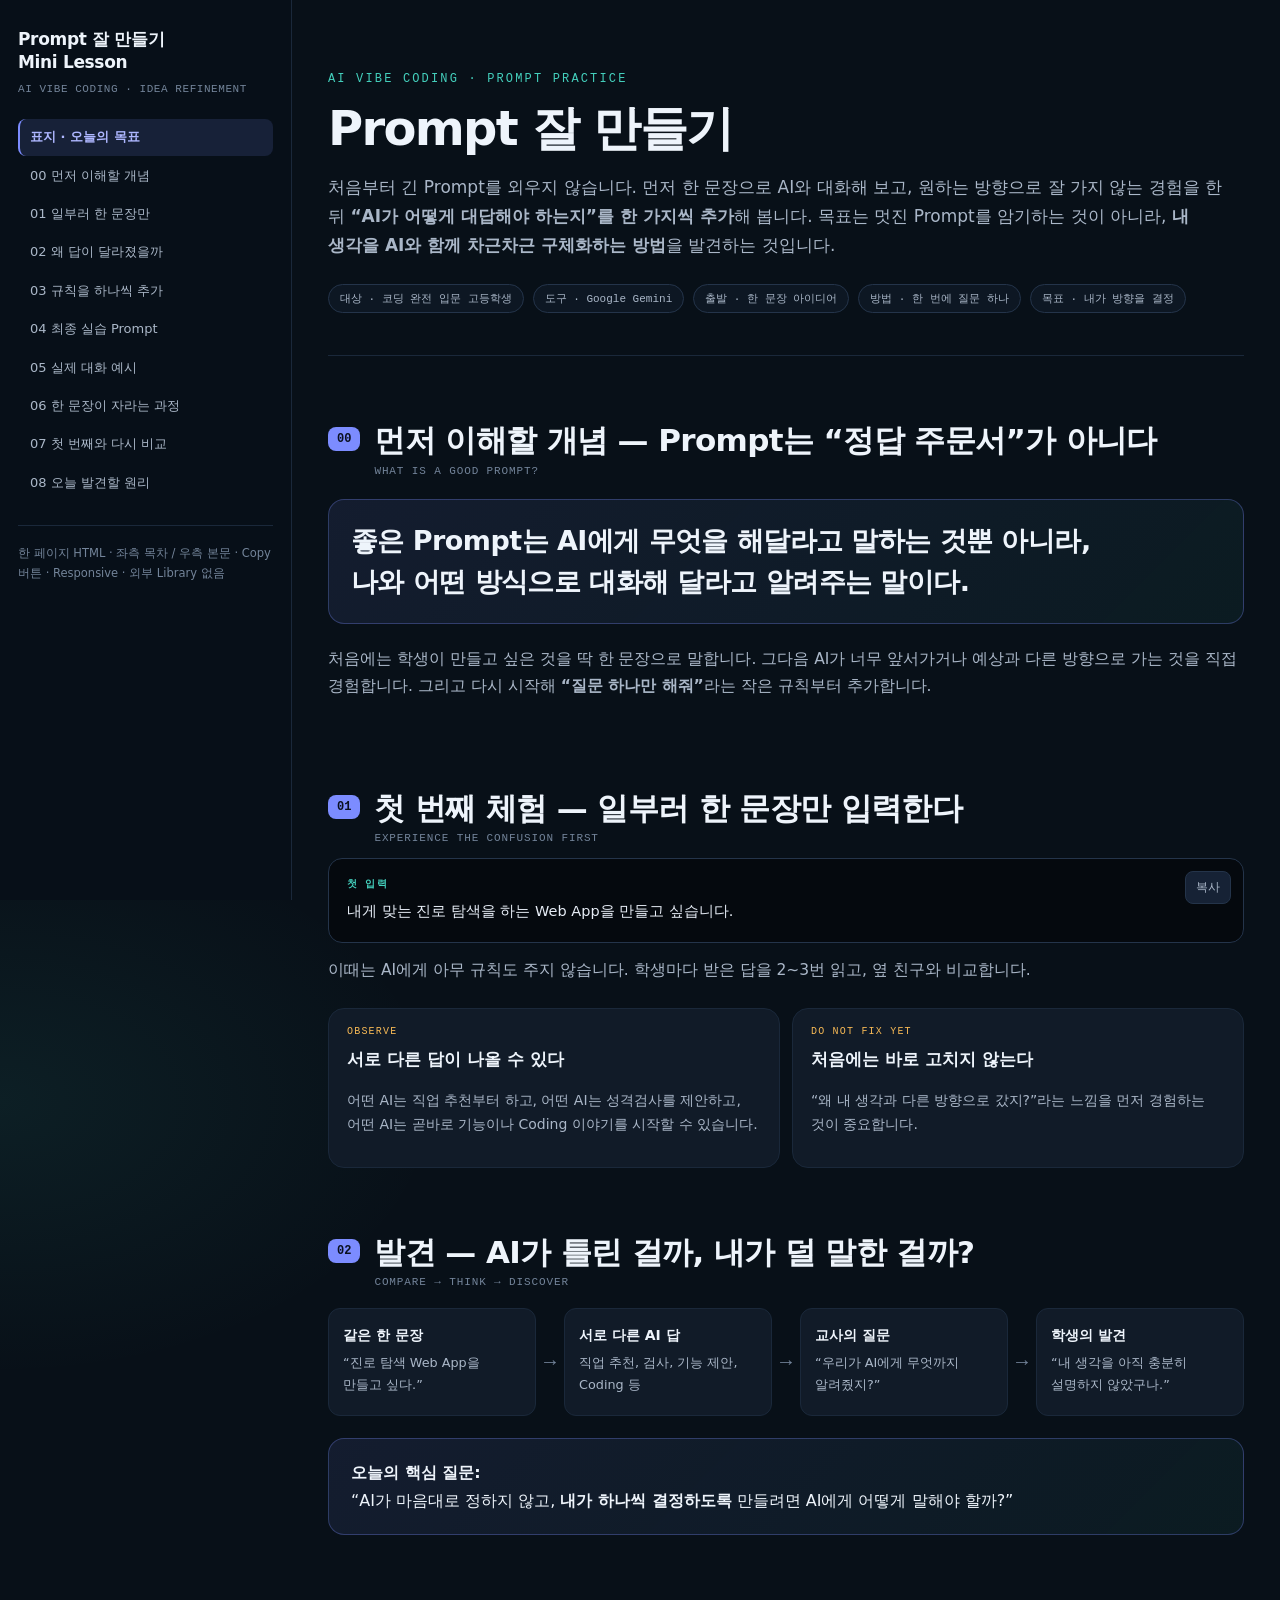
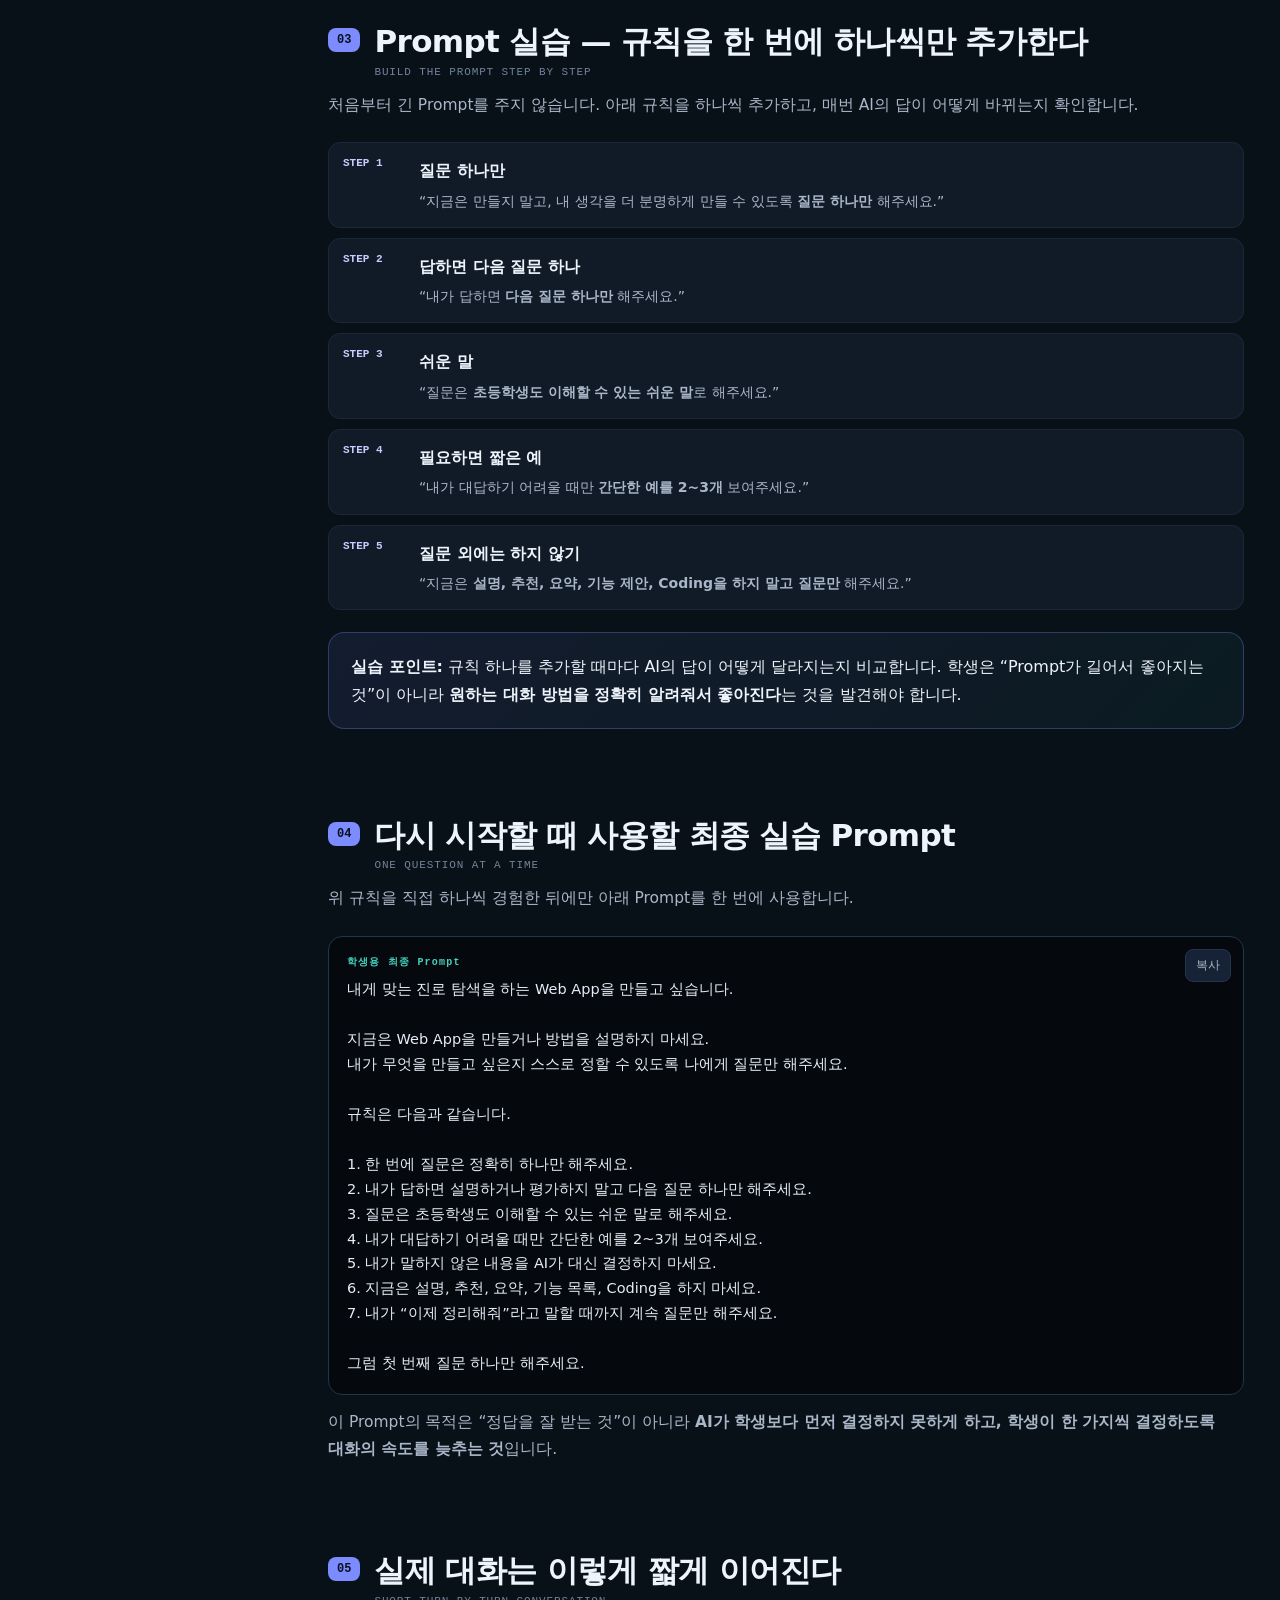
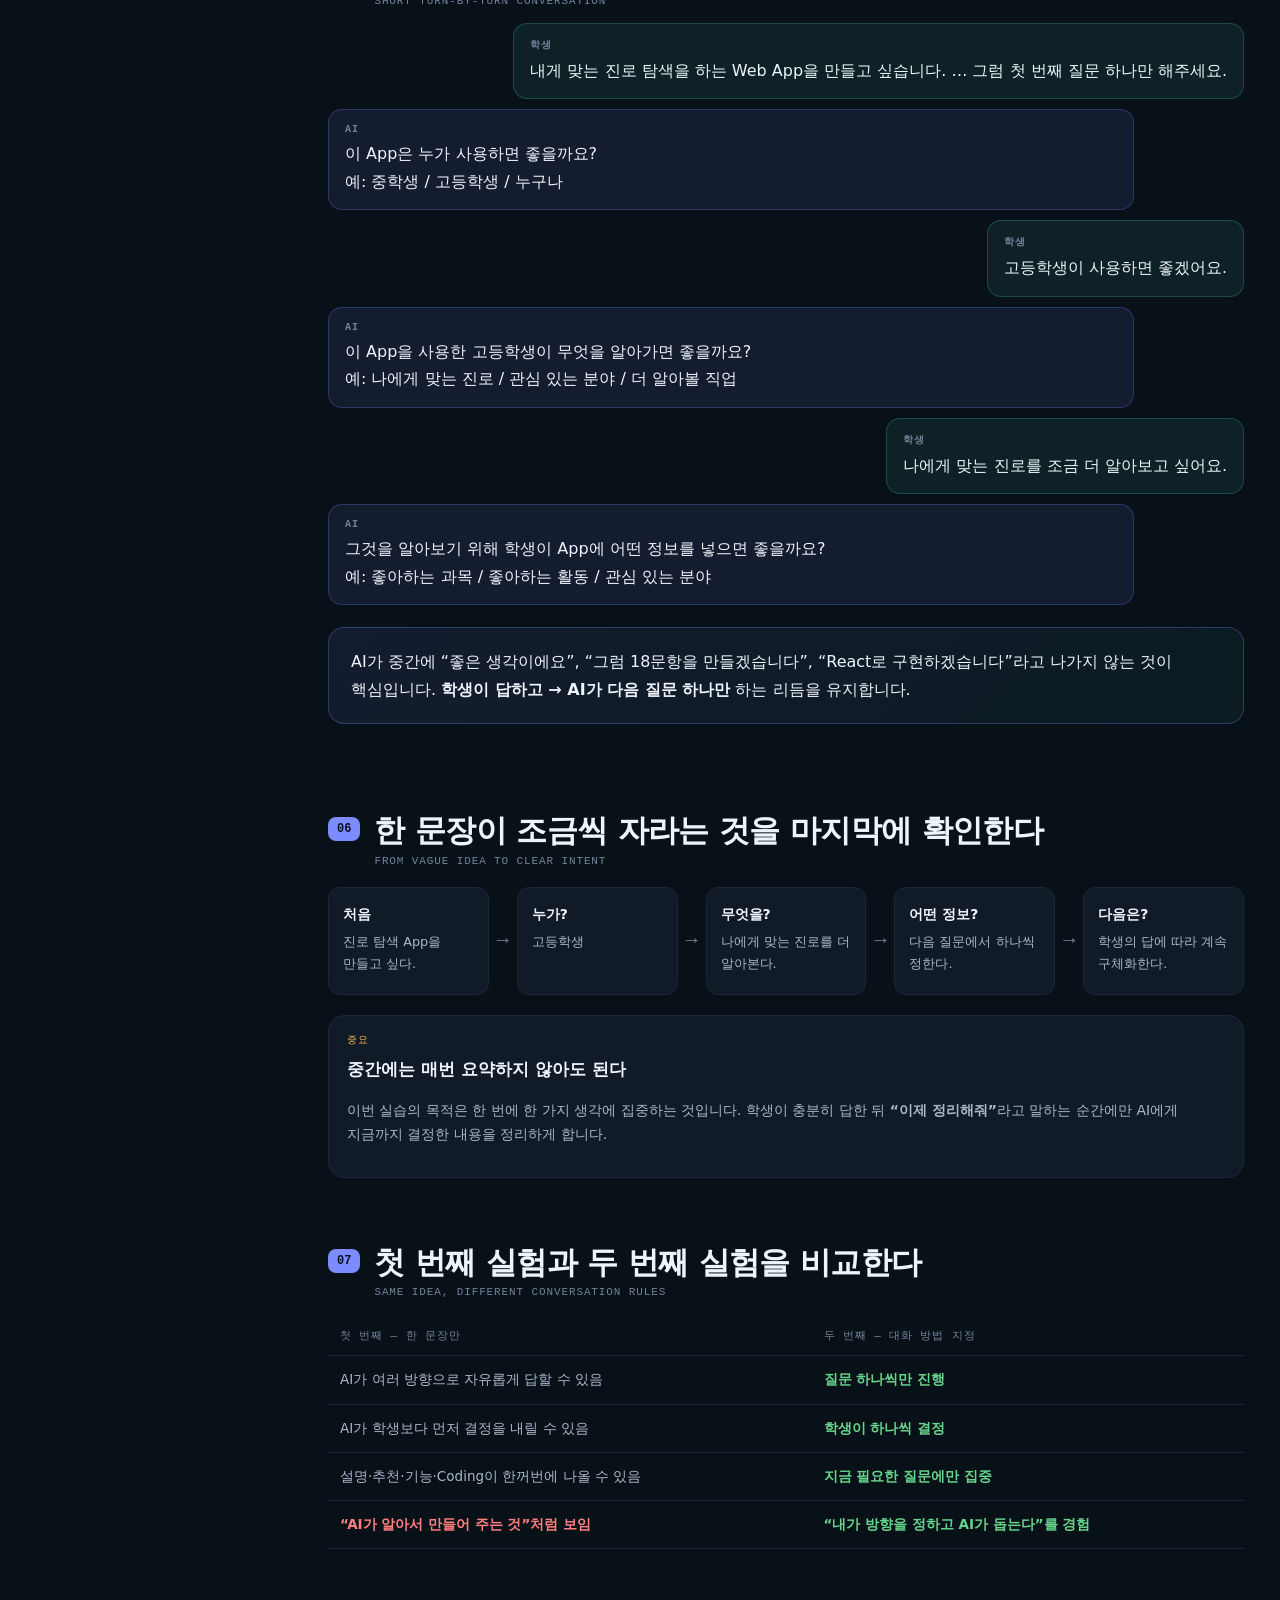
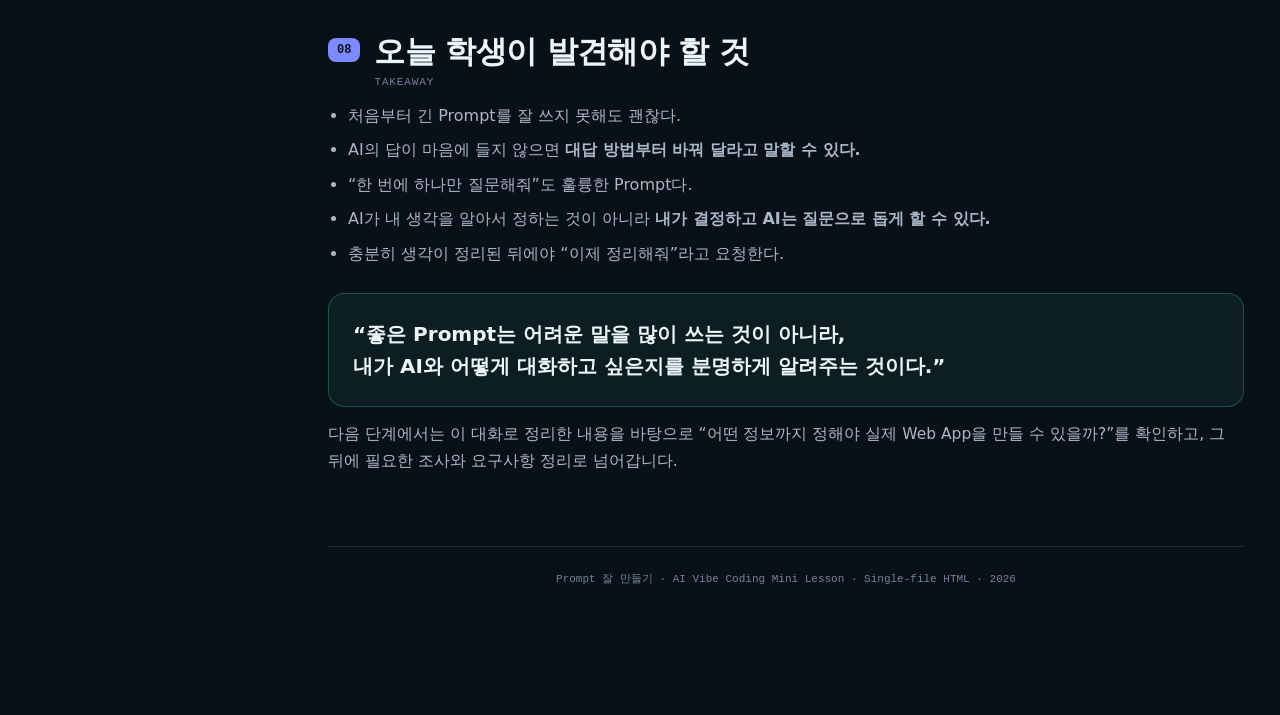
<file: learning/2_Prompt_Well_Making_Vibe_Coding_Mini_Lesson_Revised-1.html>
<!DOCTYPE html>
<html lang="ko">
<head>
<meta charset="utf-8">
<meta name="viewport" content="width=device-width, initial-scale=1">
<title>Prompt 잘 만들기 — AI와 한 가지씩 대화하며 내 생각 구체화하기</title>
<style>
:root{
  --bg:#081018; --panel:#111b28; --panel2:#162235; --line:#24344a; --line2:#1a283a;
  --ink:#eef4fb; --muted:#aab7c8; --dim:#73849a; --accent:#7c8cff; --accent2:#44d0bd;
  --accent3:#f7b955; --ok:#65d58b; --danger:#ff7f7f; --radius:16px;
  --sans:-apple-system,BlinkMacSystemFont,"Pretendard","Apple SD Gothic Neo","Noto Sans KR","Malgun Gothic",system-ui,sans-serif;
  --mono:ui-monospace,"SFMono-Regular","JetBrains Mono",Menlo,Consolas,monospace;
}
*{box-sizing:border-box}
html{scroll-behavior:smooth}
body{
  margin:0; color:var(--ink); font-family:var(--sans); line-height:1.72;
  background:
    radial-gradient(900px 600px at 85% -10%,rgba(124,140,255,.12),transparent 60%),
    radial-gradient(800px 500px at 0 20%,rgba(68,208,189,.08),transparent 55%),var(--bg);
  word-break:keep-all;
}
.layout{display:flex;max-width:1600px;margin:0 auto;align-items:flex-start}
.side{
  width:292px;flex:none;position:sticky;top:0;height:100vh;overflow:auto;
  border-right:1px solid var(--line2);background:rgba(8,16,24,.96);padding:28px 18px 90px
}
.brand{font-size:17px;font-weight:850;line-height:1.35;letter-spacing:-.02em}
.brand-sub{font:11px/1.5 var(--mono);color:var(--dim);letter-spacing:.05em;margin:7px 0 22px}
.side nav a{display:block;text-decoration:none;color:var(--muted);font-size:13px;padding:7px 10px;border-radius:8px;border-left:2px solid transparent;margin:2px 0}
.side nav a:hover{background:rgba(124,140,255,.10);color:var(--ink)}
.side nav a.active{background:rgba(124,140,255,.14);color:#aeb7ff;border-left-color:var(--accent);font-weight:700}
.side .tiny{margin-top:24px;padding-top:18px;border-top:1px solid var(--line2);font-size:11.5px;color:var(--dim)}
.main{flex:1;min-width:0}
.mobile-nav{display:none;position:sticky;top:0;z-index:20;background:rgba(8,16,24,.92);backdrop-filter:blur(12px);border-bottom:1px solid var(--line2);padding:9px 12px;overflow-x:auto;gap:7px}
.mobile-nav a{flex:0 0 auto;text-decoration:none;font:11.5px var(--mono);color:var(--muted);border:1px solid var(--line);border-radius:999px;padding:6px 10px}
.wrap{max-width:1040px;margin:0 auto;padding:0 36px 120px}
.hero{padding:72px 0 42px;border-bottom:1px solid var(--line2)}
.kicker{font:12px var(--mono);letter-spacing:.18em;text-transform:uppercase;color:var(--accent2);margin:0 0 14px}
h1{font-size:clamp(31px,5vw,48px);line-height:1.18;margin:0 0 16px;letter-spacing:-.035em}
.lede{font-size:17px;color:var(--muted);max-width:100%;margin:0;text-wrap:pretty}
.meta{display:flex;flex-wrap:wrap;gap:9px;margin-top:24px}
.tag{font:11px var(--mono);color:var(--muted);padding:6px 11px;border:1px solid var(--line);border-radius:999px;background:rgba(17,27,40,.7)}
.section{padding-top:64px;scroll-margin-top:24px}
.section-head{display:flex;gap:14px;align-items:flex-start;margin-bottom:12px}
.num{font:700 12px var(--mono);background:var(--accent);color:#0a1020;border-radius:8px;padding:5px 9px;margin-top:7px}
h2{font-size:clamp(23px,3.5vw,31px);line-height:1.3;margin:0;letter-spacing:-.02em}
h3{font-size:17px;margin:0 0 8px}
.sub{font:11px var(--mono);color:var(--dim);letter-spacing:.08em;margin:4px 0 0}
.intro{color:var(--muted);font-size:15.5px;max-width:100%;margin:14px 0 24px;text-wrap:pretty}
.callout{background:linear-gradient(135deg,rgba(124,140,255,.10),rgba(68,208,189,.06));border:1px solid rgba(124,140,255,.30);border-radius:var(--radius);padding:20px 22px;margin:22px 0}
.statement{font-size:clamp(20px,3vw,27px);line-height:1.55;font-weight:800;letter-spacing:-.02em;margin:0}
.cards{display:grid;grid-template-columns:repeat(2,minmax(0,1fr));gap:12px;margin-top:14px}
.card{background:var(--panel);border:1px solid var(--line2);border-radius:var(--radius);padding:17px 18px}
.card .label{font:10px var(--mono);letter-spacing:.12em;color:var(--accent3);margin-bottom:8px}
.card p,.card li{color:var(--muted);font-size:14px}
.card ul{margin:8px 0 0;padding-left:18px}
.pipeline{display:flex;align-items:stretch;gap:8px;flex-wrap:wrap;margin:20px 0}
.pipe{flex:1 1 145px;background:var(--panel);border:1px solid var(--line2);border-radius:12px;padding:14px;min-height:108px}
.pipe b{display:block;color:var(--ink);font-size:14px;margin-bottom:5px}
.pipe span{display:block;color:var(--muted);font-size:12.8px}
.arrow{align-self:center;color:var(--dim);font:20px var(--mono)}
.prompt-card{position:relative;background:#05090e;border:1px solid var(--line);border-radius:14px;padding:18px;margin:14px 0}
.prompt-card .step{font:700 10px var(--mono);letter-spacing:.12em;color:var(--accent2);margin-bottom:8px}
.prompt-text{white-space:pre-wrap;color:#e7edf6;font-size:14.5px;padding-right:80px}
.copy-btn{position:absolute;right:12px;top:12px;border:1px solid var(--line);background:var(--panel2);color:var(--muted);border-radius:8px;padding:7px 10px;cursor:pointer;font-size:12px}
.copy-btn:hover{color:#fff;border-color:var(--accent)}
.dialogue{display:grid;gap:10px;margin:16px 0}
.bubble{border-radius:14px;padding:14px 16px;max-width:88%}
.student{background:rgba(68,208,189,.09);border:1px solid rgba(68,208,189,.24);margin-left:auto}
.ai{background:rgba(124,140,255,.10);border:1px solid rgba(124,140,255,.25)}
.who{font:700 10px var(--mono);letter-spacing:.1em;margin-bottom:5px;color:var(--dim)}
.compare{width:100%;border-collapse:collapse;margin:18px 0;font-size:13.5px}
.compare th,.compare td{padding:12px;border-bottom:1px solid var(--line2);text-align:left;vertical-align:top}
.compare th{font:11px var(--mono);letter-spacing:.08em;color:var(--dim)}
.compare td{color:var(--muted)}
.bad{color:var(--danger);font-weight:750}.good{color:var(--ok);font-weight:750}
.ladder{display:grid;gap:10px;margin:18px 0}
.rung{display:grid;grid-template-columns:64px 1fr;gap:12px;align-items:start;background:var(--panel);border:1px solid var(--line2);border-radius:12px;padding:14px}
.rung .n{font:700 11px var(--mono);color:#c7ceff}
.rung strong{display:block;margin-bottom:4px}.rung p{margin:0;color:var(--muted);font-size:14px}
.final-msg{margin-top:26px;padding:24px;border-radius:16px;border:1px solid rgba(68,208,189,.3);background:rgba(68,208,189,.07)}
.final-msg p{font-size:20px;font-weight:800;margin:0;line-height:1.6}
.check{margin:14px 0 0;padding-left:20px;color:var(--muted)}
.check li{margin:7px 0}
h1,h2,h3,h4,h5,h6{text-wrap:balance}
p,li,th,td,.statement,.final-msg p,.check li,.rung p,.prompt-text{text-wrap:pretty}
footer{margin-top:72px;padding-top:24px;border-top:1px solid var(--line2);color:var(--dim);font:11px var(--mono);text-align:center}
@media(max-width:1180px){.side{display:none}.mobile-nav{display:flex}.wrap{padding:0 22px 90px}}
@media(max-width:720px){.cards{grid-template-columns:1fr}.hero{padding-top:44px}.wrap{padding-left:15px;padding-right:15px}.arrow{display:none}.prompt-text{padding-right:0;padding-top:34px}.rung{grid-template-columns:48px 1fr}.bubble{max-width:96%}}
@media(max-width:480px){.pipe{flex:1 1 100%}}
@media print{
  body{background:#fff;color:#111}.side,.mobile-nav,.copy-btn{display:none!important}.wrap{max-width:none;padding:0 16mm 18mm}
  .hero{padding-top:10mm}.card,.callout,.pipe,.prompt-card,.rung,.final-msg,.bubble{background:#fff!important;border-color:#bbb!important}
  p,li,.intro,.lede,.card p,.card li,.pipe span,.prompt-text,.compare td,.rung p{color:#333!important}
  h1,h2,h3,.statement,.final-msg p{color:#111!important}
}
</style>
</head>
<body>
<div class="layout">
<aside class="side">
  <div class="brand">Prompt 잘 만들기<br>Mini Lesson</div>
  <div class="brand-sub">AI VIBE CODING · IDEA REFINEMENT</div>
  <nav id="toc">
    <a href="#top">표지 · 오늘의 목표</a>
    <a href="#concept">00 먼저 이해할 개념</a>
    <a href="#first">01 일부러 한 문장만</a>
    <a href="#discover">02 왜 답이 달라졌을까</a>
    <a href="#practice">03 규칙을 하나씩 추가</a>
    <a href="#finalprompt">04 최종 실습 Prompt</a>
    <a href="#dialogue">05 실제 대화 예시</a>
    <a href="#growth">06 한 문장이 자라는 과정</a>
    <a href="#compare">07 첫 번째와 다시 비교</a>
    <a href="#takeaway">08 오늘 발견할 원리</a>
  </nav>
  <div class="tiny">한 페이지 HTML · 좌측 목차 / 우측 본문 · Copy 버튼 · Responsive · 외부 Library 없음</div>
</aside>

<main class="main">
<nav class="mobile-nav">
  <a href="#concept">개념</a><a href="#first">1차 체험</a><a href="#practice">Prompt 실습</a>
  <a href="#finalprompt">최종 Prompt</a><a href="#dialogue">대화</a><a href="#takeaway">정리</a>
</nav>

<div class="wrap">
<header class="hero" id="top">
  <p class="kicker">AI VIBE CODING · PROMPT PRACTICE</p>
  <h1>Prompt 잘 만들기</h1>
  <p class="lede">
    처음부터 긴 Prompt를 외우지 않습니다. 먼저 한 문장으로 AI와 대화해 보고,
    원하는 방향으로 잘 가지 않는 경험을 한 뒤 <strong>“AI가 어떻게 대답해야 하는지”를 한 가지씩 추가</strong>해 봅니다.
    목표는 멋진 Prompt를 암기하는 것이 아니라, <strong>내 생각을 AI와 함께 차근차근 구체화하는 방법</strong>을 발견하는 것입니다.
  </p>
  <div class="meta">
    <span class="tag">대상 · 코딩 완전 입문 고등학생</span>
    <span class="tag">도구 · Google Gemini</span>
    <span class="tag">출발 · 한 문장 아이디어</span>
    <span class="tag">방법 · 한 번에 질문 하나</span>
    <span class="tag">목표 · 내가 방향을 결정</span>
  </div>
</header>

<section class="section" id="concept">
  <div class="section-head"><span class="num">00</span><div><h2>먼저 이해할 개념 — Prompt는 “정답 주문서”가 아니다</h2><p class="sub">WHAT IS A GOOD PROMPT?</p></div></div>
  <div class="callout">
    <p class="statement">좋은 Prompt는 AI에게 <strong>무엇을 해달라</strong>고 말하는 것뿐 아니라,<br><strong>나와 어떤 방식으로 대화해 달라</strong>고 알려주는 말이다.</p>
  </div>
  <p class="intro">
    처음에는 학생이 만들고 싶은 것을 딱 한 문장으로 말합니다. 그다음 AI가 너무 앞서가거나 예상과 다른 방향으로 가는 것을 직접 경험합니다.
    그리고 다시 시작해 <strong>“질문 하나만 해줘”</strong>라는 작은 규칙부터 추가합니다.
  </p>
</section>

<section class="section" id="first">
  <div class="section-head"><span class="num">01</span><div><h2>첫 번째 체험 — 일부러 한 문장만 입력한다</h2><p class="sub">EXPERIENCE THE CONFUSION FIRST</p></div></div>
  <div class="prompt-card">
    <div class="step">첫 입력</div>
    <button class="copy-btn" onclick="copyPrompt(this)">복사</button>
    <div class="prompt-text">내게 맞는 진로 탐색을 하는 Web App을 만들고 싶습니다.</div>
  </div>
  <p class="intro">이때는 AI에게 아무 규칙도 주지 않습니다. 학생마다 받은 답을 2~3번 읽고, 옆 친구와 비교합니다.</p>
  <div class="cards">
    <div class="card"><div class="label">OBSERVE</div><h3>서로 다른 답이 나올 수 있다</h3><p>어떤 AI는 직업 추천부터 하고, 어떤 AI는 성격검사를 제안하고, 어떤 AI는 곧바로 기능이나 Coding 이야기를 시작할 수 있습니다.</p></div>
    <div class="card"><div class="label">DO NOT FIX YET</div><h3>처음에는 바로 고치지 않는다</h3><p>“왜 내 생각과 다른 방향으로 갔지?”라는 느낌을 먼저 경험하는 것이 중요합니다.</p></div>
  </div>
</section>

<section class="section" id="discover">
  <div class="section-head"><span class="num">02</span><div><h2>발견 — AI가 틀린 걸까, 내가 덜 말한 걸까?</h2><p class="sub">COMPARE → THINK → DISCOVER</p></div></div>
  <div class="pipeline">
    <div class="pipe"><b>같은 한 문장</b><span>“진로 탐색 Web App을 만들고 싶다.”</span></div>
    <div class="arrow">→</div>
    <div class="pipe"><b>서로 다른 AI 답</b><span>직업 추천, 검사, 기능 제안, Coding 등</span></div>
    <div class="arrow">→</div>
    <div class="pipe"><b>교사의 질문</b><span>“우리가 AI에게 무엇까지 알려줬지?”</span></div>
    <div class="arrow">→</div>
    <div class="pipe"><b>학생의 발견</b><span>“내 생각을 아직 충분히 설명하지 않았구나.”</span></div>
  </div>
  <div class="callout">
    <strong>오늘의 핵심 질문:</strong><br>
    “AI가 마음대로 정하지 않고, <strong>내가 하나씩 결정하도록</strong> 만들려면 AI에게 어떻게 말해야 할까?”
  </div>
</section>

<section class="section" id="practice">
  <div class="section-head"><span class="num">03</span><div><h2>Prompt 실습 — 규칙을 한 번에 하나씩만 추가한다</h2><p class="sub">BUILD THE PROMPT STEP BY STEP</p></div></div>
  <p class="intro">처음부터 긴 Prompt를 주지 않습니다. 아래 규칙을 하나씩 추가하고, 매번 AI의 답이 어떻게 바뀌는지 확인합니다.</p>

  <div class="ladder">
    <div class="rung"><div class="n">STEP 1</div><div><strong>질문 하나만</strong><p>“지금은 만들지 말고, 내 생각을 더 분명하게 만들 수 있도록 <b>질문 하나만</b> 해주세요.”</p></div></div>
    <div class="rung"><div class="n">STEP 2</div><div><strong>답하면 다음 질문 하나</strong><p>“내가 답하면 <b>다음 질문 하나만</b> 해주세요.”</p></div></div>
    <div class="rung"><div class="n">STEP 3</div><div><strong>쉬운 말</strong><p>“질문은 <b>초등학생도 이해할 수 있는 쉬운 말</b>로 해주세요.”</p></div></div>
    <div class="rung"><div class="n">STEP 4</div><div><strong>필요하면 짧은 예</strong><p>“내가 대답하기 어려울 때만 <b>간단한 예를 2~3개</b> 보여주세요.”</p></div></div>
    <div class="rung"><div class="n">STEP 5</div><div><strong>질문 외에는 하지 않기</strong><p>“지금은 <b>설명, 추천, 요약, 기능 제안, Coding을 하지 말고 질문만</b> 해주세요.”</p></div></div>
  </div>

  <div class="callout">
    <strong>실습 포인트:</strong> 규칙 하나를 추가할 때마다 AI의 답이 어떻게 달라지는지 비교합니다.
    학생은 “Prompt가 길어서 좋아지는 것”이 아니라 <strong>원하는 대화 방법을 정확히 알려줘서 좋아진다</strong>는 것을 발견해야 합니다.
  </div>
</section>

<section class="section" id="finalprompt">
  <div class="section-head"><span class="num">04</span><div><h2>다시 시작할 때 사용할 최종 실습 Prompt</h2><p class="sub">ONE QUESTION AT A TIME</p></div></div>
  <p class="intro">위 규칙을 직접 하나씩 경험한 뒤에만 아래 Prompt를 한 번에 사용합니다.</p>
  <div class="prompt-card" id="mainPrompt">
    <div class="step">학생용 최종 Prompt</div>
    <button class="copy-btn" onclick="copyPrompt(this)">복사</button>
    <div class="prompt-text">내게 맞는 진로 탐색을 하는 Web App을 만들고 싶습니다.

지금은 Web App을 만들거나 방법을 설명하지 마세요.
내가 무엇을 만들고 싶은지 스스로 정할 수 있도록 나에게 질문만 해주세요.

규칙은 다음과 같습니다.

1. 한 번에 질문은 정확히 하나만 해주세요.
2. 내가 답하면 설명하거나 평가하지 말고 다음 질문 하나만 해주세요.
3. 질문은 초등학생도 이해할 수 있는 쉬운 말로 해주세요.
4. 내가 대답하기 어려울 때만 간단한 예를 2~3개 보여주세요.
5. 내가 말하지 않은 내용을 AI가 대신 결정하지 마세요.
6. 지금은 설명, 추천, 요약, 기능 목록, Coding을 하지 마세요.
7. 내가 “이제 정리해줘”라고 말할 때까지 계속 질문만 해주세요.

그럼 첫 번째 질문 하나만 해주세요.</div>
  </div>
  <p class="intro">
    이 Prompt의 목적은 “정답을 잘 받는 것”이 아니라 <strong>AI가 학생보다 먼저 결정하지 못하게 하고, 학생이 한 가지씩 결정하도록 대화의 속도를 늦추는 것</strong>입니다.
  </p>
</section>

<section class="section" id="dialogue">
  <div class="section-head"><span class="num">05</span><div><h2>실제 대화는 이렇게 짧게 이어진다</h2><p class="sub">SHORT TURN-BY-TURN CONVERSATION</p></div></div>

  <div class="dialogue">
    <div class="bubble student"><div class="who">학생</div>내게 맞는 진로 탐색을 하는 Web App을 만들고 싶습니다. … 그럼 첫 번째 질문 하나만 해주세요.</div>
    <div class="bubble ai"><div class="who">AI</div>이 App은 누가 사용하면 좋을까요?<br>예: 중학생 / 고등학생 / 누구나</div>
    <div class="bubble student"><div class="who">학생</div>고등학생이 사용하면 좋겠어요.</div>
    <div class="bubble ai"><div class="who">AI</div>이 App을 사용한 고등학생이 무엇을 알아가면 좋을까요?<br>예: 나에게 맞는 진로 / 관심 있는 분야 / 더 알아볼 직업</div>
    <div class="bubble student"><div class="who">학생</div>나에게 맞는 진로를 조금 더 알아보고 싶어요.</div>
    <div class="bubble ai"><div class="who">AI</div>그것을 알아보기 위해 학생이 App에 어떤 정보를 넣으면 좋을까요?<br>예: 좋아하는 과목 / 좋아하는 활동 / 관심 있는 분야</div>
  </div>

  <div class="callout">
    AI가 중간에 “좋은 생각이에요”, “그럼 18문항을 만들겠습니다”, “React로 구현하겠습니다”라고 나가지 않는 것이 핵심입니다.
    <strong>학생이 답하고 → AI가 다음 질문 하나만</strong> 하는 리듬을 유지합니다.
  </div>
</section>

<section class="section" id="growth">
  <div class="section-head"><span class="num">06</span><div><h2>한 문장이 조금씩 자라는 것을 마지막에 확인한다</h2><p class="sub">FROM VAGUE IDEA TO CLEAR INTENT</p></div></div>
  <div class="pipeline">
    <div class="pipe"><b>처음</b><span>진로 탐색 App을 만들고 싶다.</span></div>
    <div class="arrow">→</div>
    <div class="pipe"><b>누가?</b><span>고등학생</span></div>
    <div class="arrow">→</div>
    <div class="pipe"><b>무엇을?</b><span>나에게 맞는 진로를 더 알아본다.</span></div>
    <div class="arrow">→</div>
    <div class="pipe"><b>어떤 정보?</b><span>다음 질문에서 하나씩 정한다.</span></div>
    <div class="arrow">→</div>
    <div class="pipe"><b>다음은?</b><span>학생의 답에 따라 계속 구체화한다.</span></div>
  </div>

  <div class="card">
    <div class="label">중요</div>
    <h3>중간에는 매번 요약하지 않아도 된다</h3>
    <p>
      이번 실습의 목적은 한 번에 한 가지 생각에 집중하는 것입니다.
      학생이 충분히 답한 뒤 <strong>“이제 정리해줘”</strong>라고 말하는 순간에만 AI에게 지금까지 결정한 내용을 정리하게 합니다.
    </p>
  </div>
</section>

<section class="section" id="compare">
  <div class="section-head"><span class="num">07</span><div><h2>첫 번째 실험과 두 번째 실험을 비교한다</h2><p class="sub">SAME IDEA, DIFFERENT CONVERSATION RULES</p></div></div>
  <table class="compare">
    <thead><tr><th>첫 번째 — 한 문장만</th><th>두 번째 — 대화 방법 지정</th></tr></thead>
    <tbody>
      <tr><td>AI가 여러 방향으로 자유롭게 답할 수 있음</td><td><span class="good">질문 하나씩만 진행</span></td></tr>
      <tr><td>AI가 학생보다 먼저 결정을 내릴 수 있음</td><td><span class="good">학생이 하나씩 결정</span></td></tr>
      <tr><td>설명·추천·기능·Coding이 한꺼번에 나올 수 있음</td><td><span class="good">지금 필요한 질문에만 집중</span></td></tr>
      <tr><td><span class="bad">“AI가 알아서 만들어 주는 것”처럼 보임</span></td><td><span class="good">“내가 방향을 정하고 AI가 돕는다”를 경험</span></td></tr>
    </tbody>
  </table>
</section>

<section class="section" id="takeaway">
  <div class="section-head"><span class="num">08</span><div><h2>오늘 학생이 발견해야 할 것</h2><p class="sub">TAKEAWAY</p></div></div>
  <ul class="check">
    <li>처음부터 긴 Prompt를 잘 쓰지 못해도 괜찮다.</li>
    <li>AI의 답이 마음에 들지 않으면 <strong>대답 방법부터 바꿔 달라고 말할 수 있다.</strong></li>
    <li>“한 번에 하나만 질문해줘”도 훌륭한 Prompt다.</li>
    <li>AI가 내 생각을 알아서 정하는 것이 아니라 <strong>내가 결정하고 AI는 질문으로 돕게 할 수 있다.</strong></li>
    <li>충분히 생각이 정리된 뒤에야 “이제 정리해줘”라고 요청한다.</li>
  </ul>

  <div class="final-msg">
    <p>“좋은 Prompt는 어려운 말을 많이 쓰는 것이 아니라,<br>내가 AI와 어떻게 대화하고 싶은지를 분명하게 알려주는 것이다.”</p>
  </div>
  <p class="intro">
    다음 단계에서는 이 대화로 정리한 내용을 바탕으로 “어떤 정보까지 정해야 실제 Web App을 만들 수 있을까?”를 확인하고,
    그 뒤에 필요한 조사와 요구사항 정리로 넘어갑니다.
  </p>
</section>

<footer>Prompt 잘 만들기 · AI Vibe Coding Mini Lesson · Single-file HTML · 2026</footer>
</div>
</main>
</div>

<script>
function copyPrompt(btn){
  const text = btn.parentElement.querySelector('.prompt-text').innerText;
  navigator.clipboard.writeText(text).then(()=>{
    const old=btn.textContent; btn.textContent='복사됨';
    setTimeout(()=>btn.textContent=old,1200);
  }).catch(()=>{ alert('복사할 문장을 선택해 직접 복사해 주세요.'); });
}
(function(){
  const links=[...document.querySelectorAll('#toc a')];
  const targets=links.map(a=>document.querySelector(a.getAttribute('href'))).filter(Boolean);
  const update=()=>{
    let current=targets[0];
    for(const el of targets){ if(el.getBoundingClientRect().top<=120) current=el; }
    links.forEach(a=>a.classList.toggle('active',a.getAttribute('href')==='#'+current.id));
  };
  document.addEventListener('scroll',update,{passive:true}); update();
})();
</script>
</body>
</html>
</file>
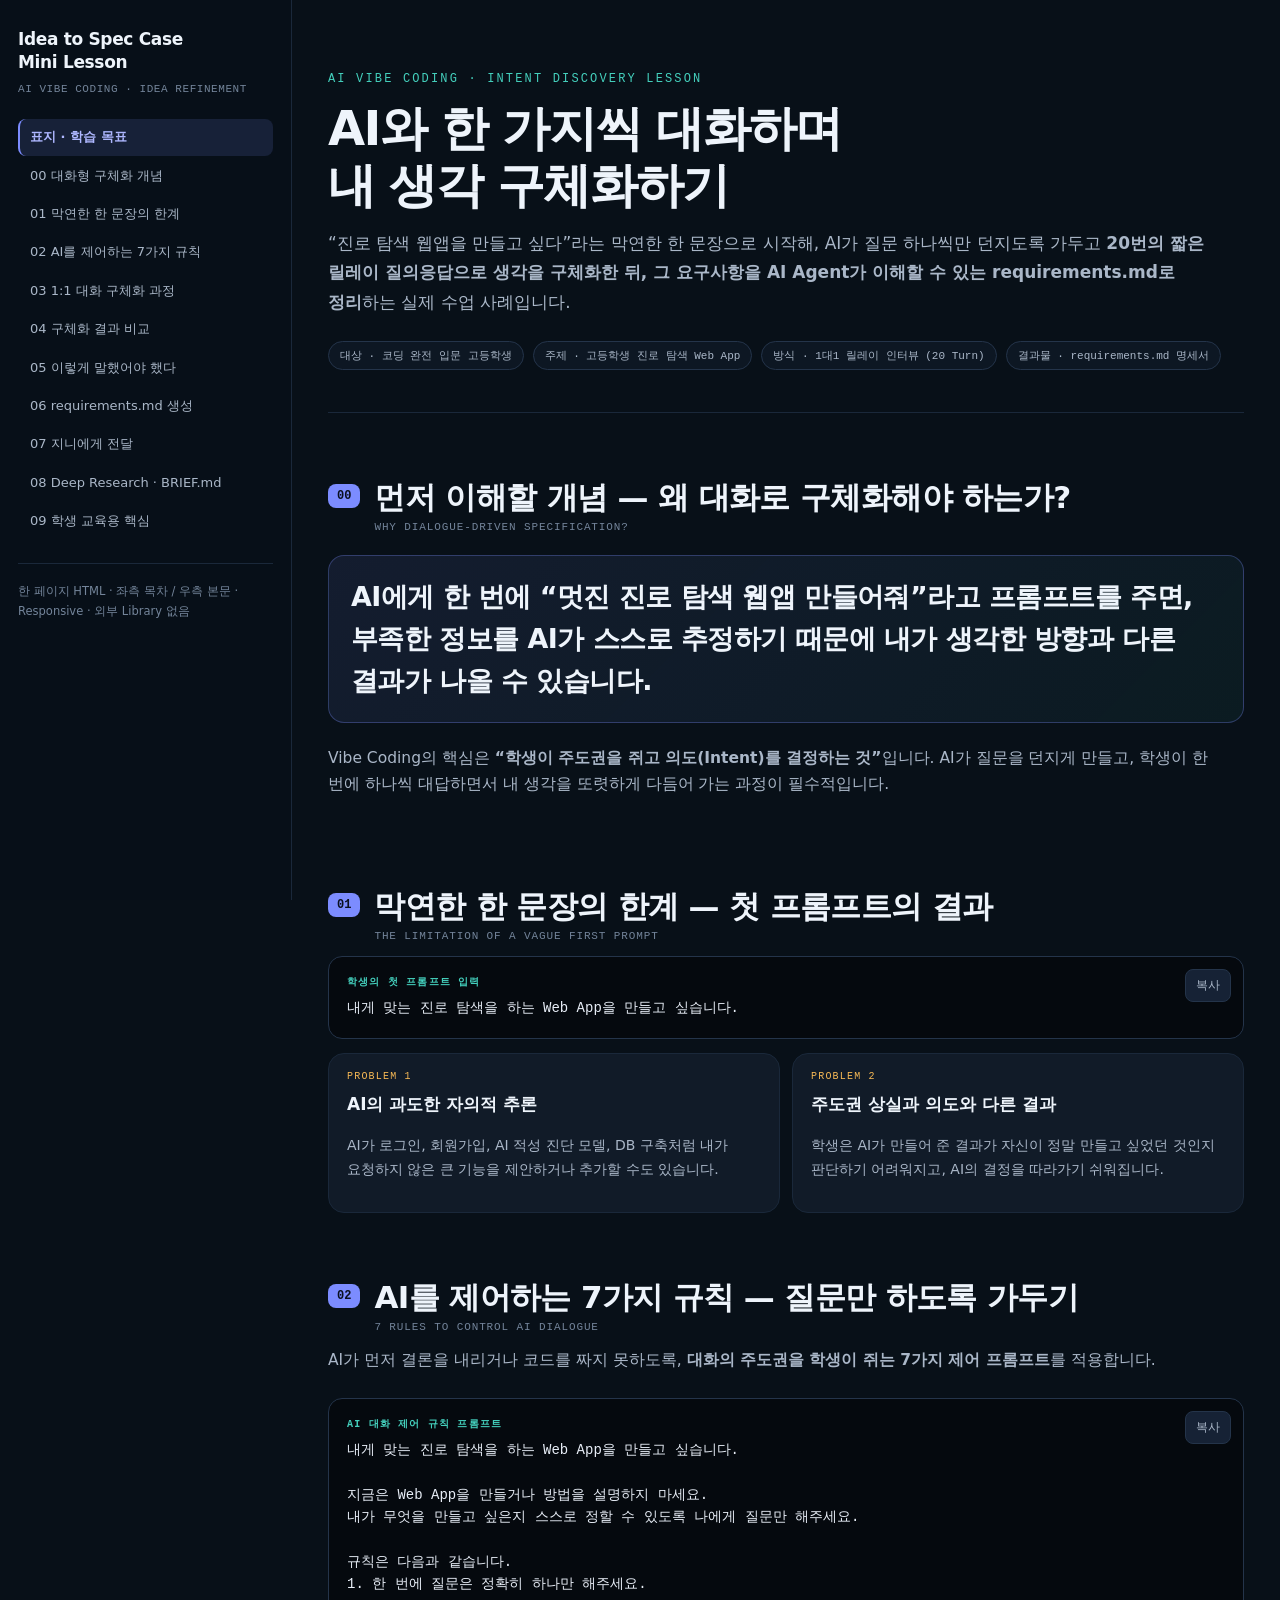
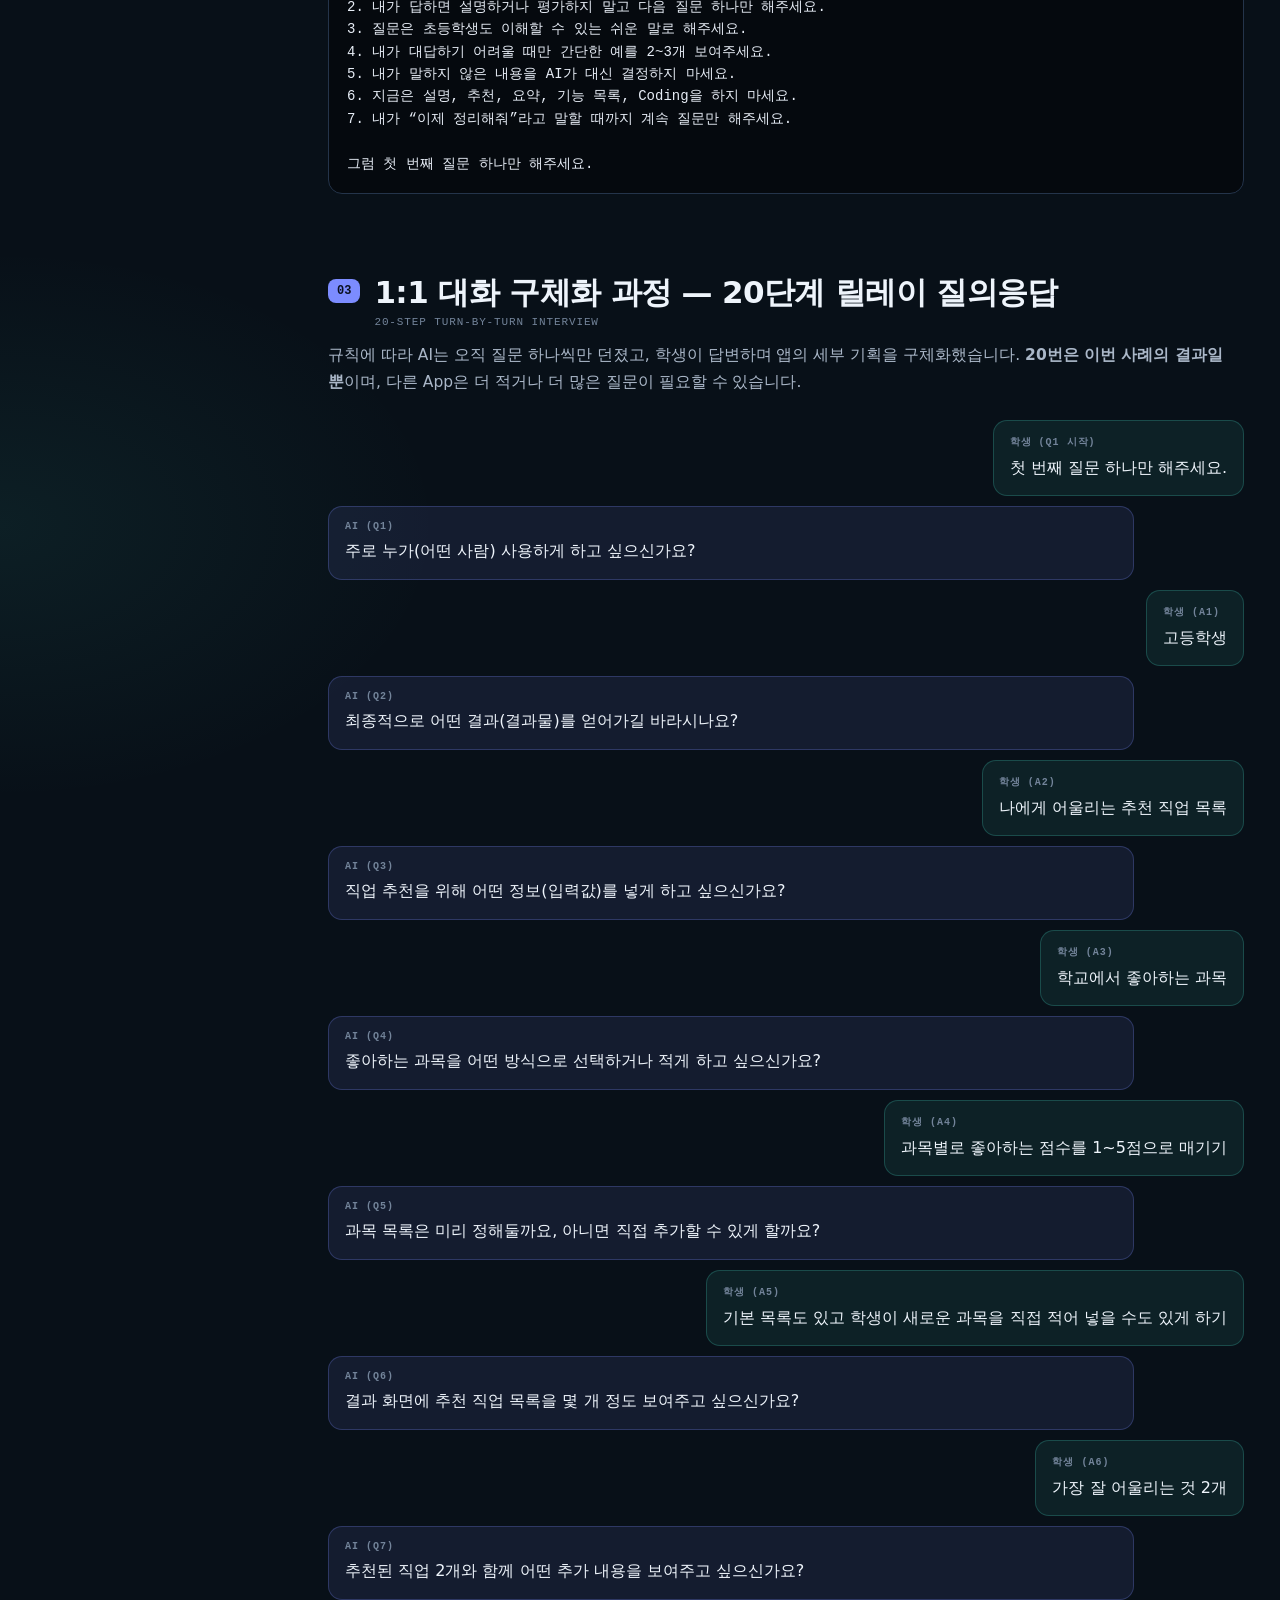
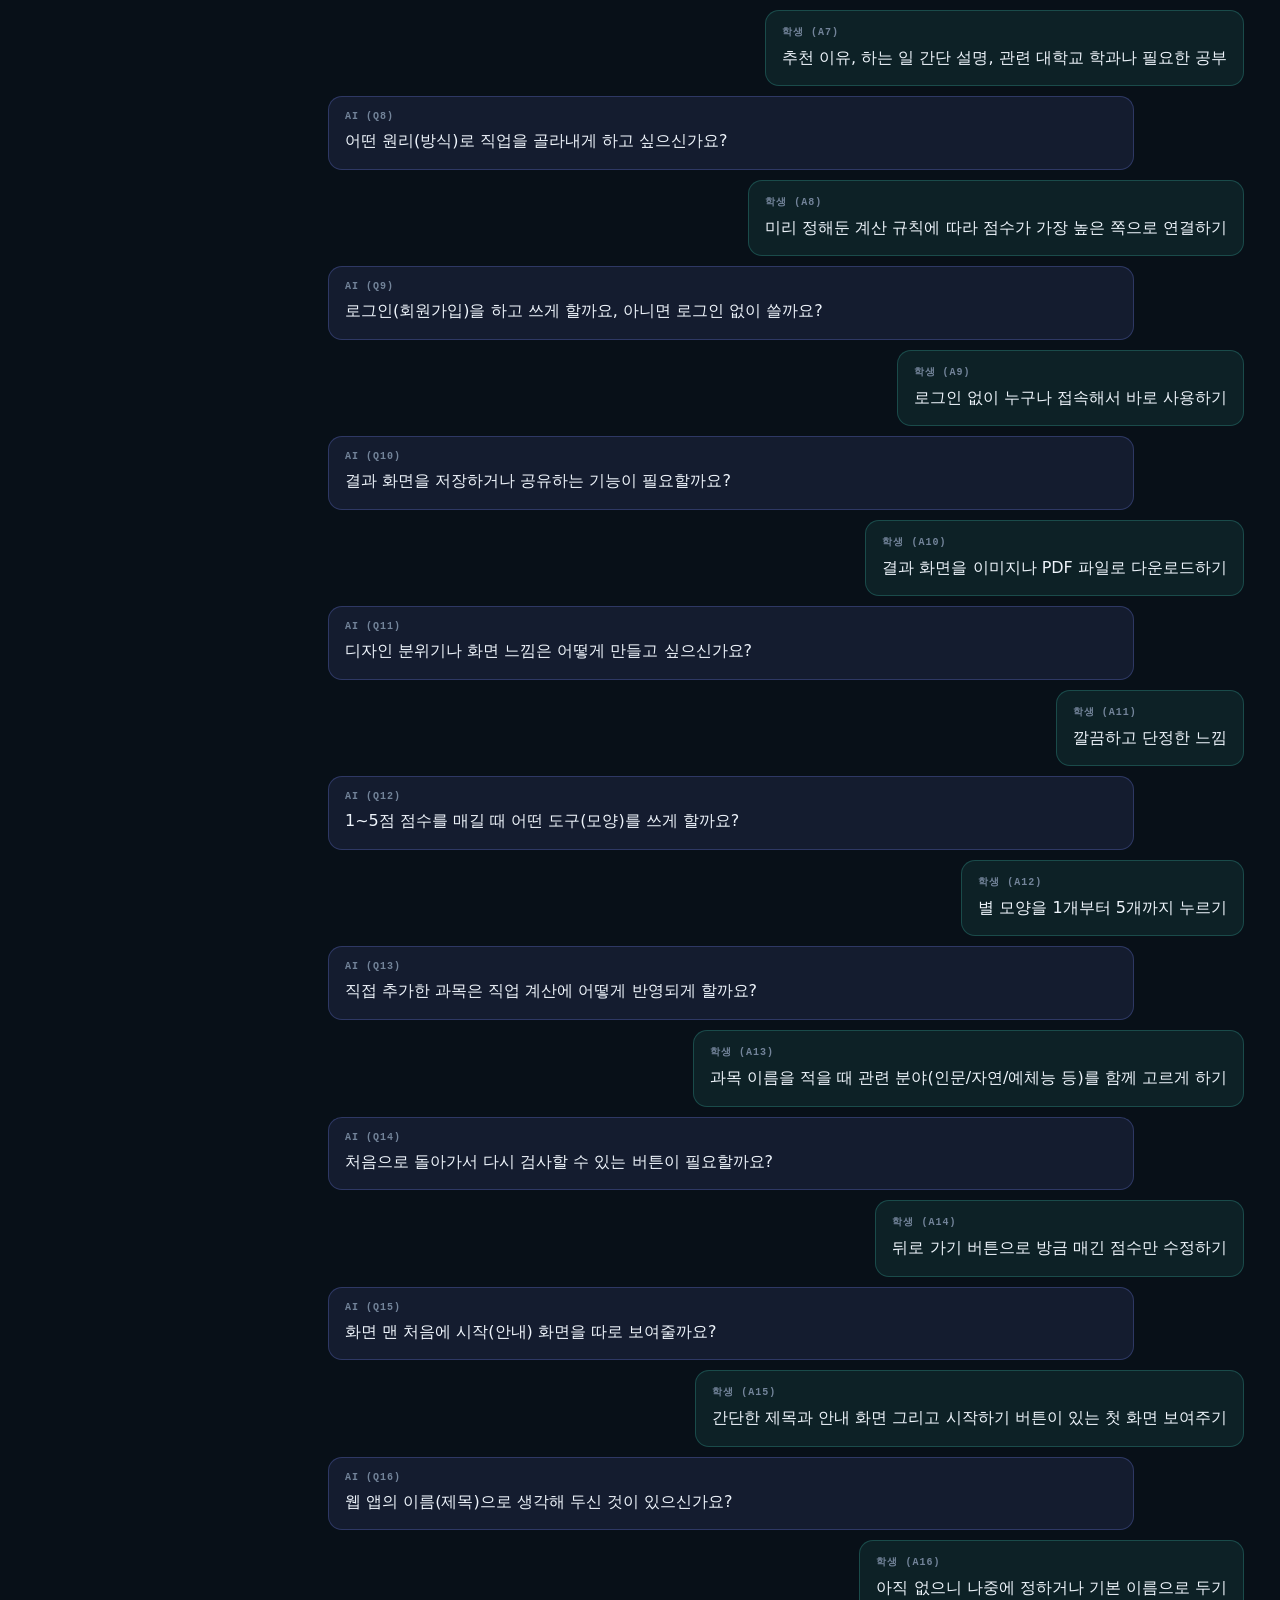
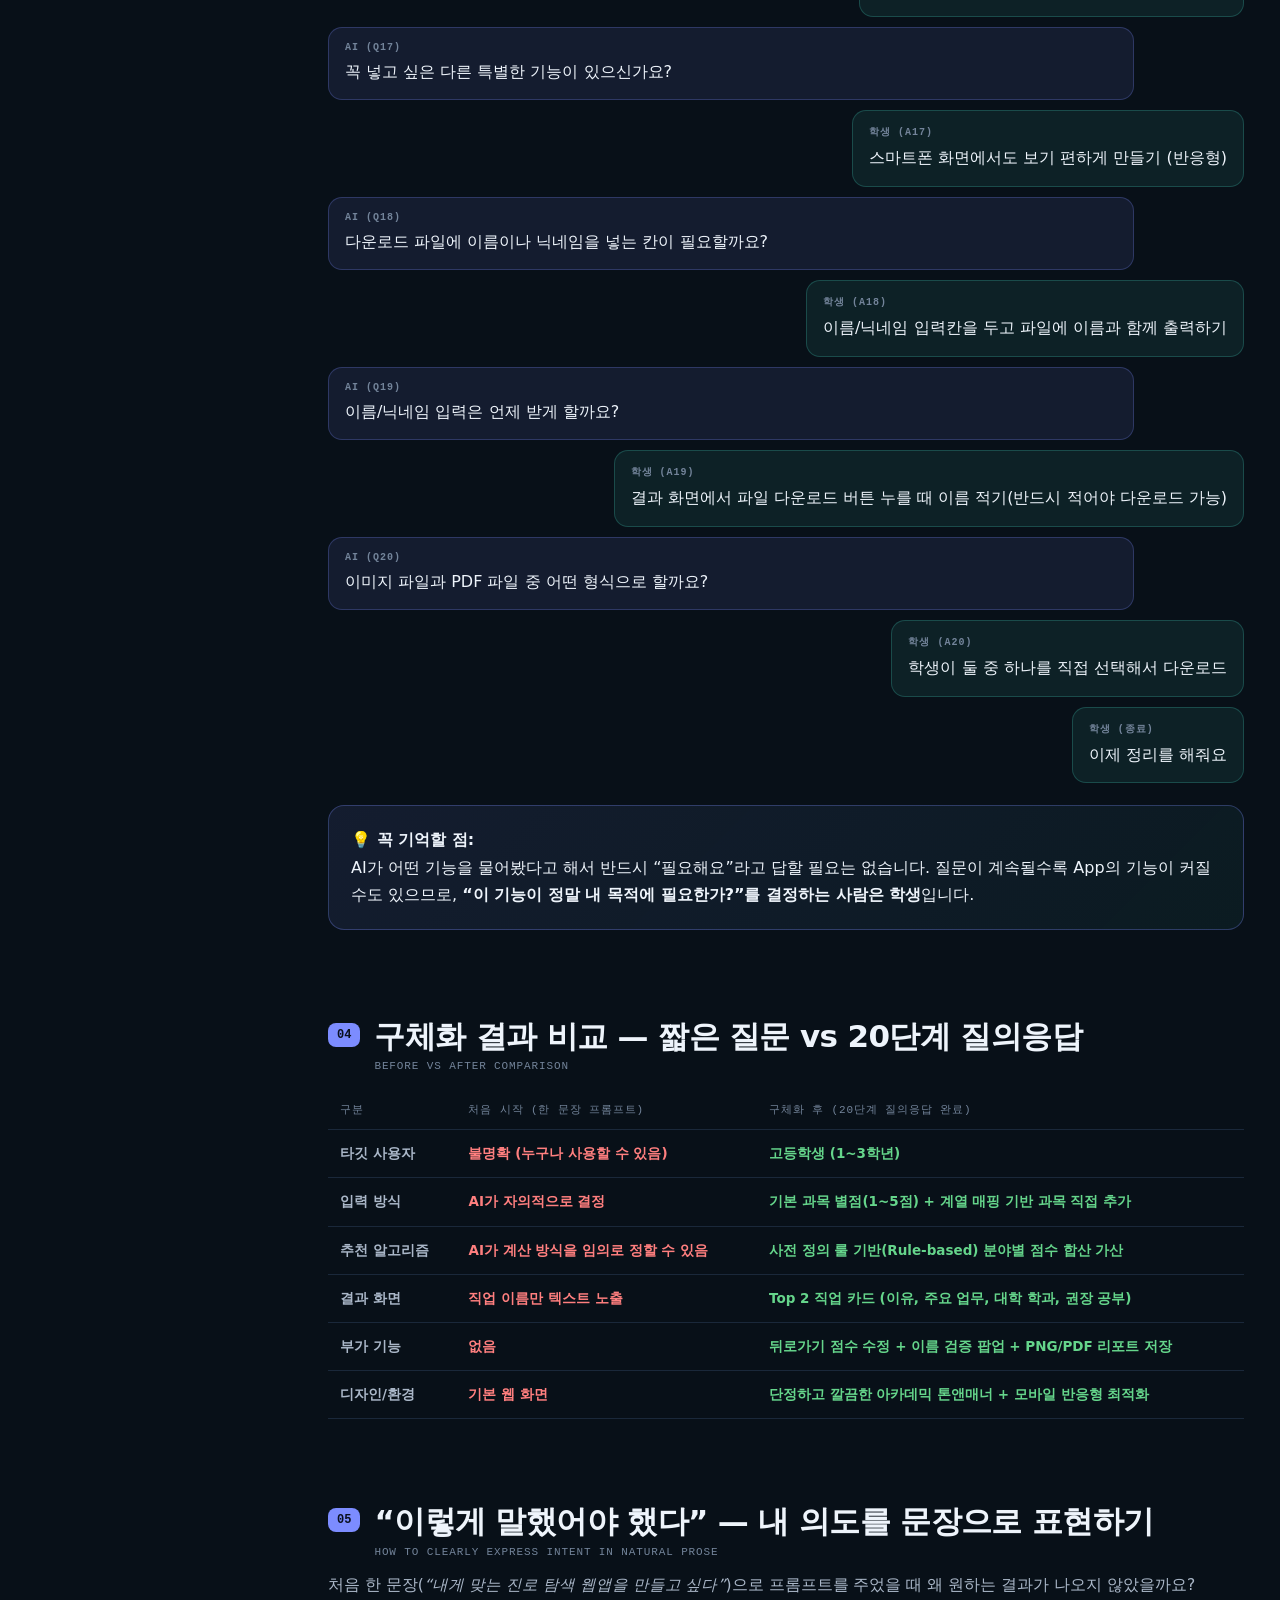
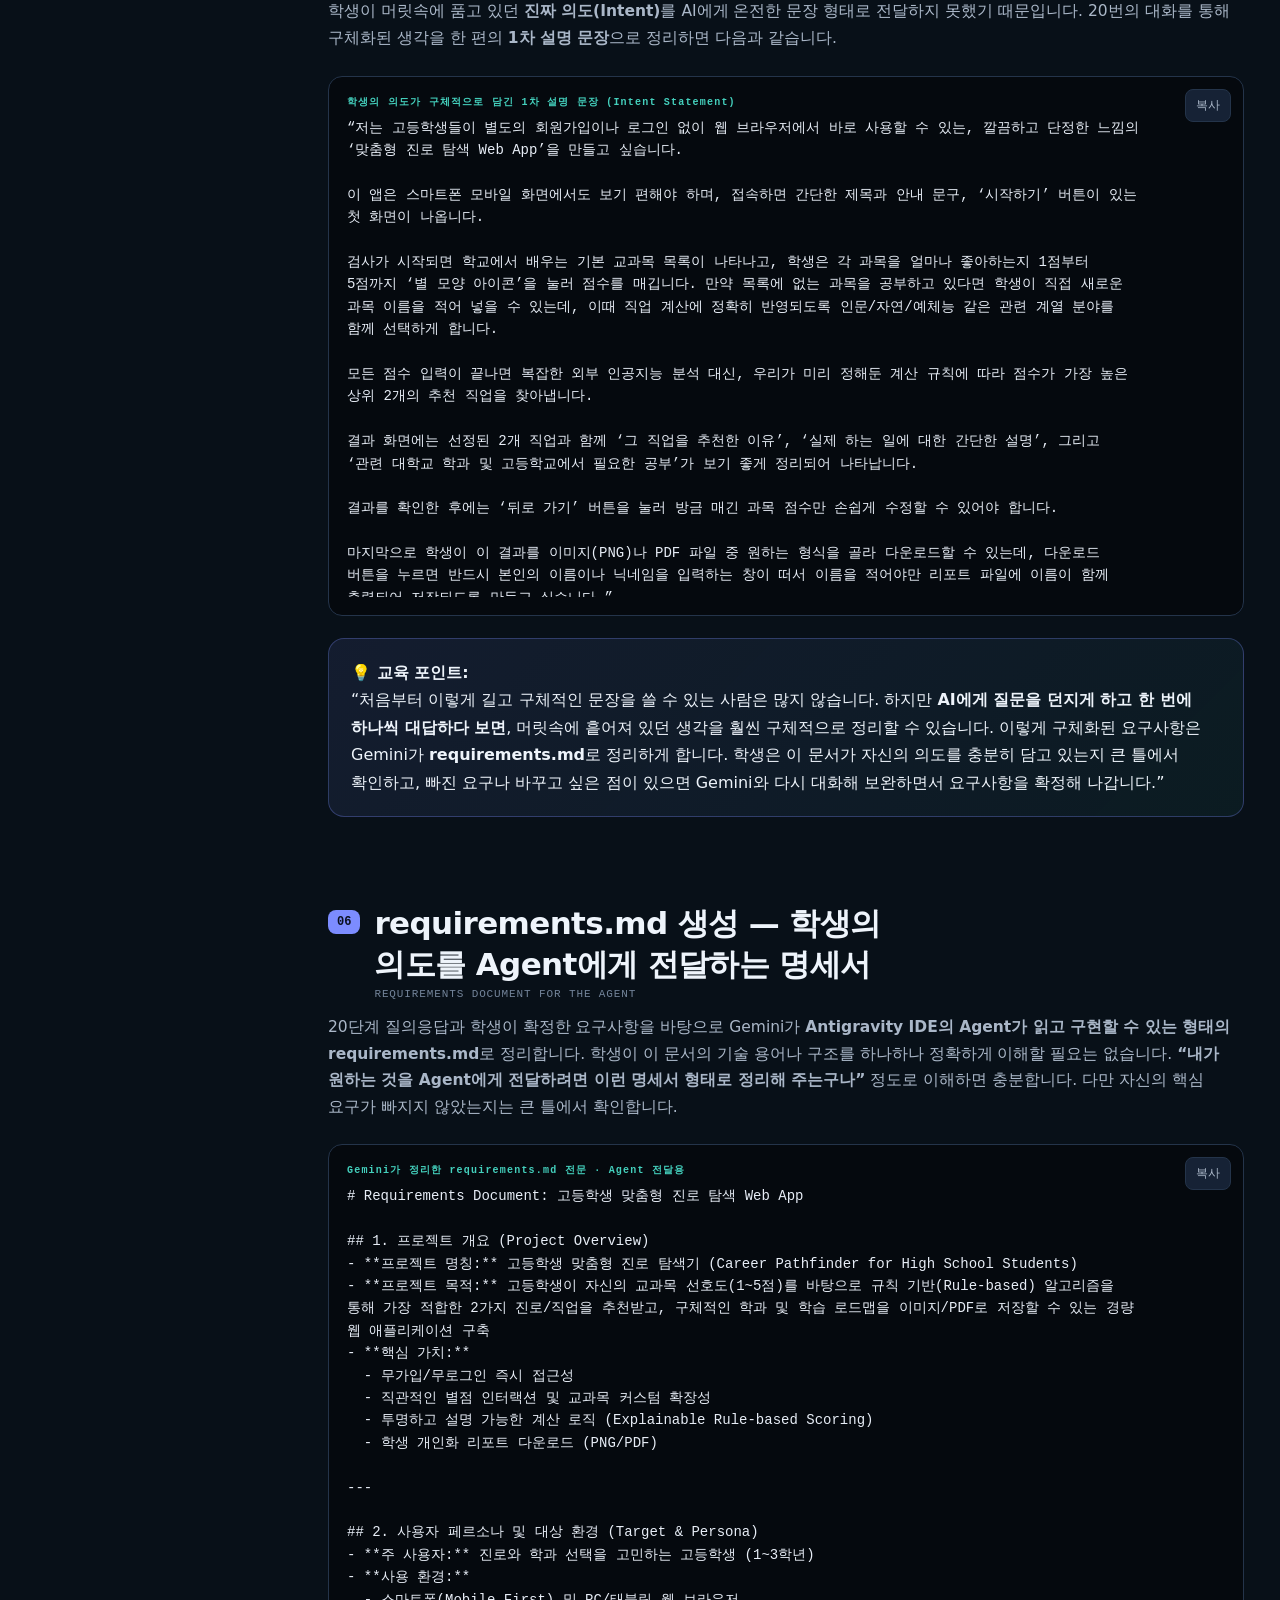
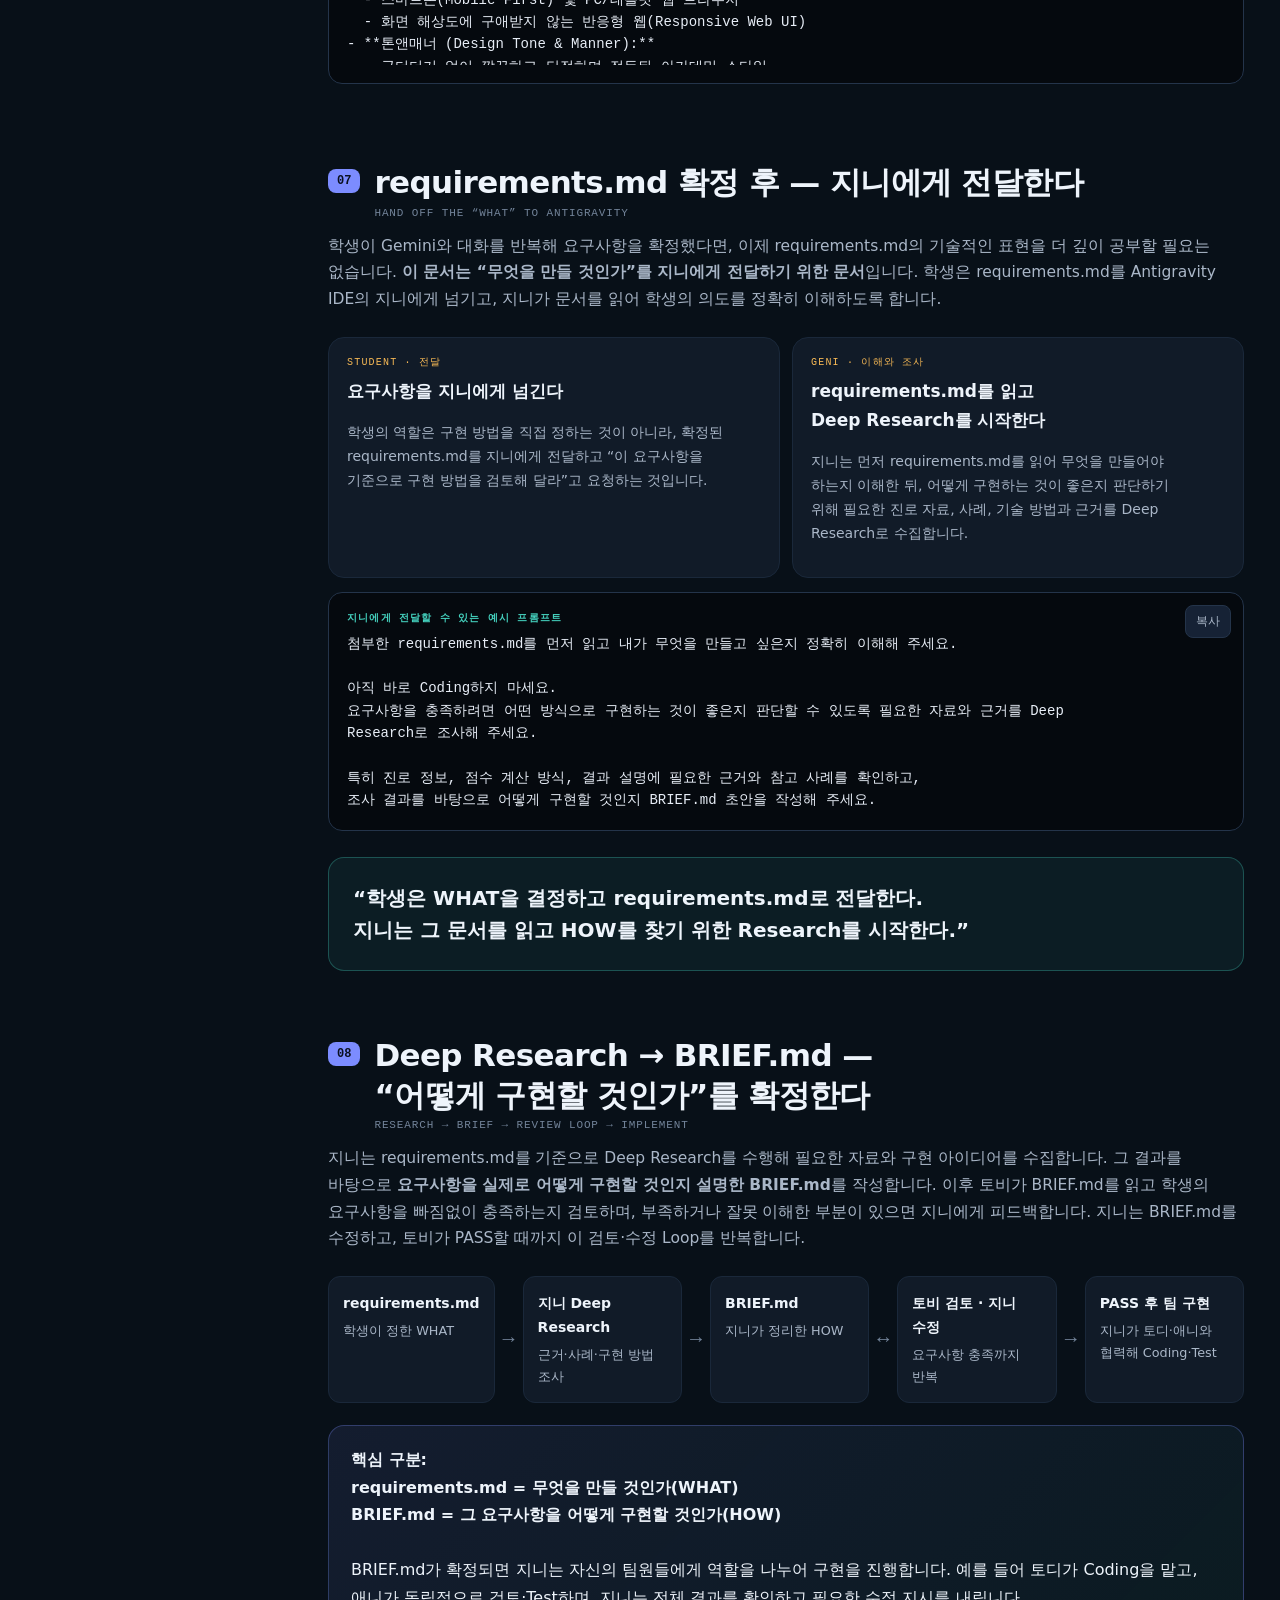
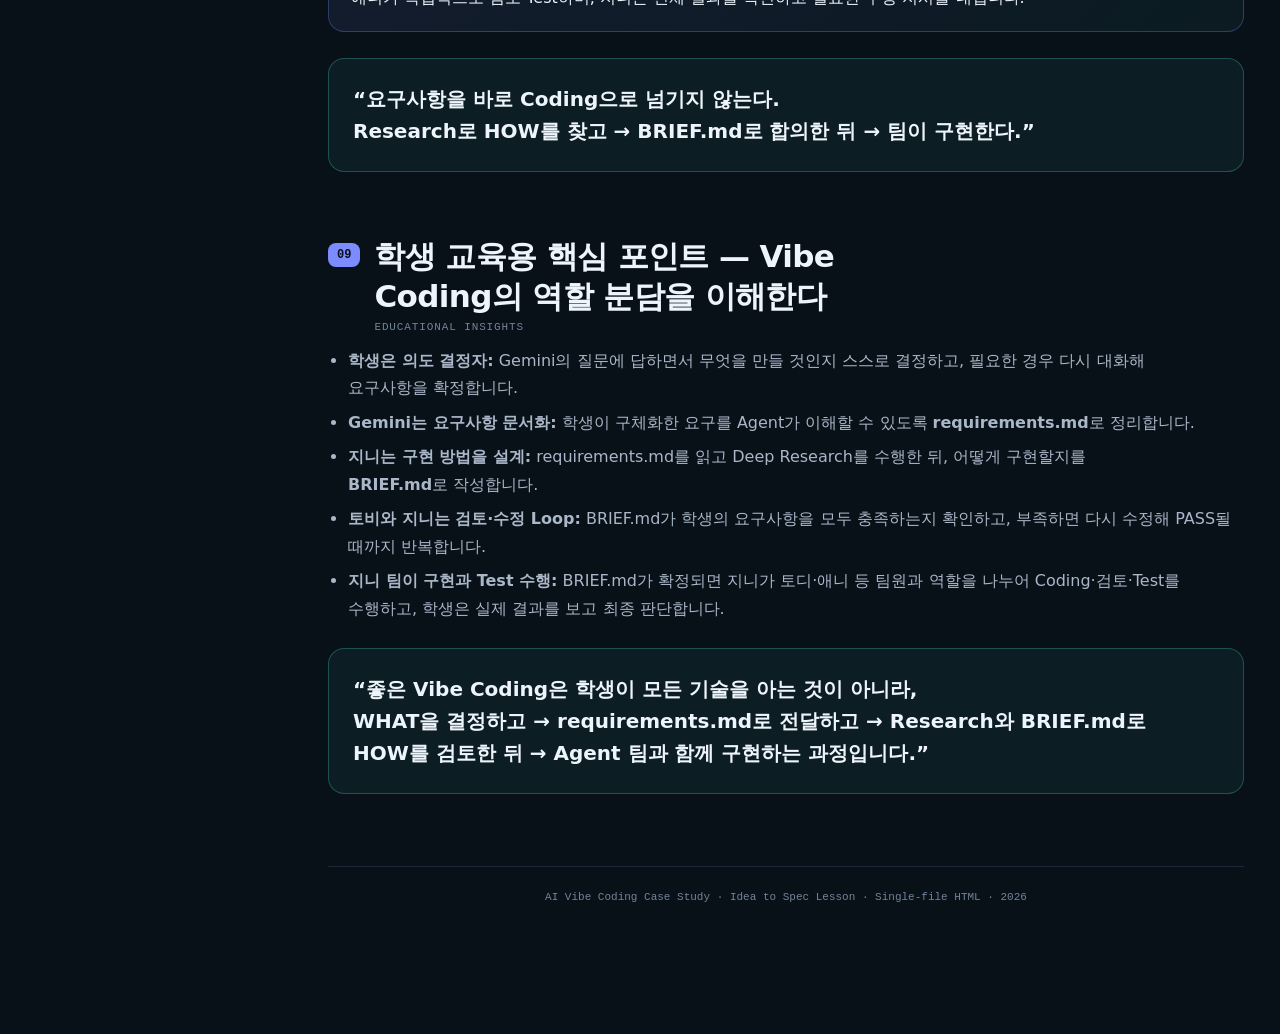
<file: learning/3_Idea_to_Spec_Career_App_Lesson_Revised-1.html>
<!DOCTYPE html>
<html lang="ko">
<head>
<meta charset="utf-8">
<meta name="viewport" content="width=device-width, initial-scale=1">
<title>AI와 한 가지씩 대화하며 내 생각 구체화하기 — 고등학생 진로 탐색 Web App 기획</title>
<style>
:root{
  --bg:#081018; --panel:#111b28; --panel2:#162235; --line:#24344a; --line2:#1a283a;
  --ink:#eef4fb; --muted:#aab7c8; --dim:#73849a; --accent:#7c8cff; --accent2:#44d0bd;
  --accent3:#f7b955; --ok:#65d58b; --danger:#ff7f7f; --radius:16px;
  --sans:-apple-system,BlinkMacSystemFont,"Pretendard","Apple SD Gothic Neo","Noto Sans KR","Malgun Gothic",system-ui,sans-serif;
  --mono:ui-monospace,"SFMono-Regular","JetBrains Mono",Menlo,Consolas,monospace;
}
*{box-sizing:border-box}
html{scroll-behavior:smooth}
body{
  margin:0; color:var(--ink); font-family:var(--sans); line-height:1.72;
  background:
    radial-gradient(900px 600px at 85% -10%,rgba(124,140,255,.12),transparent 60%),
    radial-gradient(800px 500px at 0 20%,rgba(68,208,189,.08),transparent 55%),var(--bg);
  word-break:keep-all;
}
.layout{display:flex;max-width:1600px;margin:0 auto;align-items:flex-start}
.side{
  width:292px;flex:none;position:sticky;top:0;height:100vh;overflow:auto;
  border-right:1px solid var(--line2);background:rgba(8,16,24,.96);padding:28px 18px 90px
}
.brand{font-size:17px;font-weight:850;line-height:1.35;letter-spacing:-.02em}
.brand-sub{font:11px/1.5 var(--mono);color:var(--dim);letter-spacing:.05em;margin:7px 0 22px}
.side nav a{display:block;text-decoration:none;color:var(--muted);font-size:13px;padding:7px 10px;border-radius:8px;border-left:2px solid transparent;margin:2px 0}
.side nav a:hover{background:rgba(124,140,255,.10);color:var(--ink)}
.side nav a.active{background:rgba(124,140,255,.14);color:#aeb7ff;border-left-color:var(--accent);font-weight:700}
.side .tiny{margin-top:24px;padding-top:18px;border-top:1px solid var(--line2);font-size:11.5px;color:var(--dim)}
.main{flex:1;min-width:0}
.mobile-nav{display:none;position:sticky;top:0;z-index:20;background:rgba(8,16,24,.92);backdrop-filter:blur(12px);border-bottom:1px solid var(--line2);padding:9px 12px;overflow-x:auto;gap:7px}
.mobile-nav a{flex:0 0 auto;text-decoration:none;font:11.5px var(--mono);color:var(--muted);border:1px solid var(--line);border-radius:999px;padding:6px 10px}
.wrap{max-width:1040px;margin:0 auto;padding:0 36px 120px}
.hero{padding:72px 0 42px;border-bottom:1px solid var(--line2)}
.kicker{font:12px var(--mono);letter-spacing:.18em;text-transform:uppercase;color:var(--accent2);margin:0 0 14px}
h1{font-size:clamp(31px,5vw,48px);line-height:1.18;margin:0 0 16px;letter-spacing:-.035em}
.lede{font-size:17px;color:var(--muted);max-width:100%;margin:0;text-wrap:pretty}
.meta{display:flex;flex-wrap:wrap;gap:9px;margin-top:24px}
.tag{font:11px var(--mono);color:var(--muted);padding:6px 11px;border:1px solid var(--line);border-radius:999px;background:rgba(17,27,40,.7)}
.section{padding-top:64px;scroll-margin-top:24px}
.section-head{display:flex;gap:14px;align-items:flex-start;margin-bottom:12px}
.num{font:700 12px var(--mono);background:var(--accent);color:#0a1020;border-radius:8px;padding:5px 9px;margin-top:7px}
h2{font-size:clamp(23px,3.5vw,31px);line-height:1.3;margin:0;letter-spacing:-.02em}
h3{font-size:17px;margin:0 0 8px}
.sub{font:11px var(--mono);color:var(--dim);letter-spacing:.08em;margin:4px 0 0}
.intro{color:var(--muted);font-size:15.5px;max-width:100%;margin:14px 0 24px;text-wrap:pretty}
.callout{background:linear-gradient(135deg,rgba(124,140,255,.10),rgba(68,208,189,.06));border:1px solid rgba(124,140,255,.30);border-radius:var(--radius);padding:20px 22px;margin:22px 0}
.statement{font-size:clamp(20px,3vw,27px);line-height:1.55;font-weight:800;letter-spacing:-.02em;margin:0}
.cards{display:grid;grid-template-columns:repeat(2,minmax(0,1fr));gap:12px;margin-top:14px}
.card{background:var(--panel);border:1px solid var(--line2);border-radius:var(--radius);padding:17px 18px}
.card .label{font:10px var(--mono);letter-spacing:.12em;color:var(--accent3);margin-bottom:8px}
.card p,.card li{color:var(--muted);font-size:14px}
.card ul{margin:8px 0 0;padding-left:18px}
.pipeline{display:flex;align-items:stretch;gap:8px;flex-wrap:wrap;margin:20px 0}
.pipe{flex:1 1 145px;background:var(--panel);border:1px solid var(--line2);border-radius:12px;padding:14px;min-height:108px}
.pipe b{display:block;color:var(--ink);font-size:14px;margin-bottom:5px}
.pipe span{display:block;color:var(--muted);font-size:12.8px}
.arrow{align-self:center;color:var(--dim);font:20px var(--mono)}
.prompt-card{position:relative;background:#05090e;border:1px solid var(--line);border-radius:14px;padding:18px;margin:14px 0}
.prompt-card .step{font:700 10px var(--mono);letter-spacing:.12em;color:var(--accent2);margin-bottom:8px}
.prompt-text{white-space:pre-wrap;color:#e7edf6;font-size:14px;padding-right:80px;font-family:var(--mono);line-height:1.6;max-height:480px;overflow-y:auto}
.copy-btn{position:absolute;right:12px;top:12px;border:1px solid var(--line);background:var(--panel2);color:var(--muted);border-radius:8px;padding:7px 10px;cursor:pointer;font-size:12px;z-index:5}
.copy-btn:hover{color:#fff;border-color:var(--accent)}
.dialogue{display:grid;gap:10px;margin:16px 0}
.bubble{border-radius:14px;padding:14px 16px;max-width:88%}
.student{background:rgba(68,208,189,.09);border:1px solid rgba(68,208,189,.24);margin-left:auto}
.ai{background:rgba(124,140,255,.10);border:1px solid rgba(124,140,255,.25)}
.who{font:700 10px var(--mono);letter-spacing:.1em;margin-bottom:5px;color:var(--dim)}
.compare{width:100%;border-collapse:collapse;margin:18px 0;font-size:13.5px}
.compare th,.compare td{padding:12px;border-bottom:1px solid var(--line2);text-align:left;vertical-align:top}
.compare th{font:11px var(--mono);letter-spacing:.08em;color:var(--dim)}
.compare td{color:var(--muted)}
.bad{color:var(--danger);font-weight:750}.good{color:var(--ok);font-weight:750}
.ladder{display:grid;gap:10px;margin:18px 0}
.rung{display:grid;grid-template-columns:64px 1fr;gap:12px;align-items:start;background:var(--panel);border:1px solid var(--line2);border-radius:12px;padding:14px}
.rung .n{font:700 11px var(--mono);color:#c7ceff}
.rung strong{display:block;margin-bottom:4px}.rung p{margin:0;color:var(--muted);font-size:14px}
.final-msg{margin-top:26px;padding:24px;border-radius:16px;border:1px solid rgba(68,208,189,.3);background:rgba(68,208,189,.07)}
.final-msg p{font-size:20px;font-weight:800;margin:0;line-height:1.6}
.check{margin:14px 0 0;padding-left:20px;color:var(--muted)}
.check li{margin:7px 0}
h1,h2,h3,h4,h5,h6{text-wrap:balance}
p,li,th,td,.statement,.final-msg p,.check li,.rung p,.prompt-text{text-wrap:pretty}
.table-wrap {
  width: 100%;
  overflow-x: auto;
  -webkit-overflow-scrolling: touch;
  margin: 18px 0;
}
.table-wrap table {
  margin: 0;
  width: 100%;
}
.table-wrap .min-w-table {
  min-width: 580px;
}
footer{margin-top:72px;padding-top:24px;border-top:1px solid var(--line2);color:var(--dim);font:11px var(--mono);text-align:center}
@media(max-width:1180px){.side{display:none}.mobile-nav{display:flex}.wrap{padding:0 22px 90px}}
@media(max-width:720px){.cards{grid-template-columns:1fr}.hero{padding-top:44px}.wrap{padding-left:15px;padding-right:15px}.arrow{display:none}.prompt-text{padding-right:0;padding-top:34px}.rung{grid-template-columns:48px 1fr}.bubble{max-width:96%}}
@media(max-width:480px){.pipe{flex:1 1 100%}}
@media print{
  body{background:#fff;color:#111}.side,.mobile-nav,.copy-btn{display:none!important}.wrap{max-width:none;padding:0 16mm 18mm}
  .hero{padding-top:10mm}.card,.callout,.pipe,.prompt-card,.rung,.final-msg,.bubble{background:#fff!important;border-color:#bbb!important}
  p,li,.intro,.lede,.card p,.card li,.pipe span,.prompt-text,.compare td,.rung p{color:#333!important}
  h1,h2,h3,.statement,.final-msg p{color:#111!important}
}
</style>
</head>
<body>
<div class="layout">
<aside class="side">
  <div class="brand">Idea to Spec Case<br>Mini Lesson</div>
  <div class="brand-sub">AI VIBE CODING · IDEA REFINEMENT</div>
  <nav id="toc">
    <a href="#top">표지 · 학습 목표</a>
    <a href="#concept">00 대화형 구체화 개념</a>
    <a href="#initial">01 막연한 한 문장의 한계</a>
    <a href="#rules">02 AI를 제어하는 7가지 규칙</a>
    <a href="#interview">03 1:1 대화 구체화 과정</a>
    <a href="#summary">04 구체화 결과 비교</a>
    <a href="#intent-express">05 이렇게 말했어야 했다</a>
    <a href="#spec">06 requirements.md 생성</a>
    <a href="#review">07 지니에게 전달</a>
    <a href="#research">08 Deep Research · BRIEF.md</a>
    <a href="#edu">09 학생 교육용 핵심</a>
  </nav>
  <div class="tiny">한 페이지 HTML · 좌측 목차 / 우측 본문 · Responsive · 외부 Library 없음</div>
</aside>

<main class="main">
<nav class="mobile-nav">
  <a href="#concept">개념</a><a href="#initial">1차 시도</a><a href="#rules">대화 규칙</a>
  <a href="#interview">1:1 대화</a><a href="#summary">결과 비교</a><a href="#intent-express">의도 표현</a><a href="#spec">requirements</a><a href="#review">지니 전달</a><a href="#research">Research·BRIEF</a><a href="#edu">교육 핵심</a>
</nav>

<div class="wrap">
<header class="hero" id="top">
  <p class="kicker">AI VIBE CODING · INTENT DISCOVERY LESSON</p>
  <h1>AI와 한 가지씩 대화하며<br>내 생각 구체화하기</h1>
  <p class="lede">
    “진로 탐색 웹앱을 만들고 싶다”라는 막연한 한 문장으로 시작해, AI가 질문 하나씩만 던지도록 가두고
    <strong>20번의 짧은 릴레이 질의응답으로 생각을 구체화한 뒤, 그 요구사항을 AI Agent가 이해할 수 있는 requirements.md로 정리</strong>하는 실제 수업 사례입니다.
  </p>
  <div class="meta">
    <span class="tag">대상 · 코딩 완전 입문 고등학생</span>
    <span class="tag">주제 · 고등학생 진로 탐색 Web App</span>
    <span class="tag">방식 · 1대1 릴레이 인터뷰 (20 Turn)</span>
    <span class="tag">결과물 · requirements.md 명세서</span>
  </div>
</header>

<section class="section" id="concept">
  <div class="section-head"><span class="num">00</span><div><h2>먼저 이해할 개념 — 왜 대화로 구체화해야 하는가?</h2><p class="sub">WHY DIALOGUE-DRIVEN SPECIFICATION?</p></div></div>
  <div class="callout">
    <p class="statement">AI에게 한 번에 “멋진 진로 탐색 웹앱 만들어줘”라고 프롬프트를 주면,<br>
    부족한 정보를 AI가 스스로 추정하기 때문에 <strong>내가 생각한 방향과 다른 결과</strong>가 나올 수 있습니다.</p>
  </div>
  <p class="intro">
    Vibe Coding의 핵심은 <strong>“학생이 주도권을 쥐고 의도(Intent)를 결정하는 것”</strong>입니다. AI가 질문을 던지게 만들고, 학생이 한 번에 하나씩 대답하면서 내 생각을 또렷하게 다듬어 가는 과정이 필수적입니다.
  </p>
</section>

<section class="section" id="initial">
  <div class="section-head"><span class="num">01</span><div><h2>막연한 한 문장의 한계 — 첫 프롬프트의 결과</h2><p class="sub">THE LIMITATION OF A VAGUE FIRST PROMPT</p></div></div>
  <div class="prompt-card">
    <div class="step">학생의 첫 프롬프트 입력</div>
    <button class="copy-btn" onclick="copyText(this)">복사</button>
    <div class="prompt-text">내게 맞는 진로 탐색을 하는 Web App을 만들고 싶습니다.</div>
  </div>
  <div class="cards">
    <div class="card">
      <div class="label">PROBLEM 1</div>
      <h3>AI의 과도한 자의적 추론</h3>
      <p>AI가 로그인, 회원가입, AI 적성 진단 모델, DB 구축처럼 내가 요청하지 않은 큰 기능을 제안하거나 추가할 수도 있습니다.</p>
    </div>
    <div class="card">
      <div class="label">PROBLEM 2</div>
      <h3>주도권 상실과 의도와 다른 결과</h3>
      <p>학생은 AI가 만들어 준 결과가 자신이 정말 만들고 싶었던 것인지 판단하기 어려워지고, AI의 결정을 따라가기 쉬워집니다.</p>
    </div>
  </div>
</section>

<section class="section" id="rules">
  <div class="section-head"><span class="num">02</span><div><h2>AI를 제어하는 7가지 규칙 — 질문만 하도록 가두기</h2><p class="sub">7 RULES TO CONTROL AI DIALOGUE</p></div></div>
  <p class="intro">AI가 먼저 결론을 내리거나 코드를 짜지 못하도록, <strong>대화의 주도권을 학생이 쥐는 7가지 제어 프롬프트</strong>를 적용합니다.</p>
  <div class="prompt-card">
    <div class="step">AI 대화 제어 규칙 프롬프트</div>
    <button class="copy-btn" onclick="copyText(this)">복사</button>
    <div class="prompt-text">내게 맞는 진로 탐색을 하는 Web App을 만들고 싶습니다.

지금은 Web App을 만들거나 방법을 설명하지 마세요.
내가 무엇을 만들고 싶은지 스스로 정할 수 있도록 나에게 질문만 해주세요.

규칙은 다음과 같습니다.
1. 한 번에 질문은 정확히 하나만 해주세요.
2. 내가 답하면 설명하거나 평가하지 말고 다음 질문 하나만 해주세요.
3. 질문은 초등학생도 이해할 수 있는 쉬운 말로 해주세요.
4. 내가 대답하기 어려울 때만 간단한 예를 2~3개 보여주세요.
5. 내가 말하지 않은 내용을 AI가 대신 결정하지 마세요.
6. 지금은 설명, 추천, 요약, 기능 목록, Coding을 하지 마세요.
7. 내가 “이제 정리해줘”라고 말할 때까지 계속 질문만 해주세요.

그럼 첫 번째 질문 하나만 해주세요.</div>
  </div>
</section>

<section class="section" id="interview">
  <div class="section-head"><span class="num">03</span><div><h2>1:1 대화 구체화 과정 — 20단계 릴레이 질의응답</h2><p class="sub">20-STEP TURN-BY-TURN INTERVIEW</p></div></div>
  <p class="intro">규칙에 따라 AI는 오직 질문 하나씩만 던졌고, 학생이 답변하며 앱의 세부 기획을 구체화했습니다. <strong>20번은 이번 사례의 결과일 뿐</strong>이며, 다른 App은 더 적거나 더 많은 질문이 필요할 수 있습니다.</p>

  <div class="dialogue">
    <div class="bubble student"><div class="who">학생 (Q1 시작)</div>첫 번째 질문 하나만 해주세요.</div>
    <div class="bubble ai"><div class="who">AI (Q1)</div>주로 누가(어떤 사람) 사용하게 하고 싶으신가요?</div>
    <div class="bubble student"><div class="who">학생 (A1)</div>고등학생</div>

    <div class="bubble ai"><div class="who">AI (Q2)</div>최종적으로 어떤 결과(결과물)를 얻어가길 바라시나요?</div>
    <div class="bubble student"><div class="who">학생 (A2)</div>나에게 어울리는 추천 직업 목록</div>

    <div class="bubble ai"><div class="who">AI (Q3)</div>직업 추천을 위해 어떤 정보(입력값)를 넣게 하고 싶으신가요?</div>
    <div class="bubble student"><div class="who">학생 (A3)</div>학교에서 좋아하는 과목</div>

    <div class="bubble ai"><div class="who">AI (Q4)</div>좋아하는 과목을 어떤 방식으로 선택하거나 적게 하고 싶으신가요?</div>
    <div class="bubble student"><div class="who">학생 (A4)</div>과목별로 좋아하는 점수를 1~5점으로 매기기</div>

    <div class="bubble ai"><div class="who">AI (Q5)</div>과목 목록은 미리 정해둘까요, 아니면 직접 추가할 수 있게 할까요?</div>
    <div class="bubble student"><div class="who">학생 (A5)</div>기본 목록도 있고 학생이 새로운 과목을 직접 적어 넣을 수도 있게 하기</div>

    <div class="bubble ai"><div class="who">AI (Q6)</div>결과 화면에 추천 직업 목록을 몇 개 정도 보여주고 싶으신가요?</div>
    <div class="bubble student"><div class="who">학생 (A6)</div>가장 잘 어울리는 것 2개</div>

    <div class="bubble ai"><div class="who">AI (Q7)</div>추천된 직업 2개와 함께 어떤 추가 내용을 보여주고 싶으신가요?</div>
    <div class="bubble student"><div class="who">학생 (A7)</div>추천 이유, 하는 일 간단 설명, 관련 대학교 학과나 필요한 공부</div>

    <div class="bubble ai"><div class="who">AI (Q8)</div>어떤 원리(방식)로 직업을 골라내게 하고 싶으신가요?</div>
    <div class="bubble student"><div class="who">학생 (A8)</div>미리 정해둔 계산 규칙에 따라 점수가 가장 높은 쪽으로 연결하기</div>

    <div class="bubble ai"><div class="who">AI (Q9)</div>로그인(회원가입)을 하고 쓰게 할까요, 아니면 로그인 없이 쓸까요?</div>
    <div class="bubble student"><div class="who">학생 (A9)</div>로그인 없이 누구나 접속해서 바로 사용하기</div>

    <div class="bubble ai"><div class="who">AI (Q10)</div>결과 화면을 저장하거나 공유하는 기능이 필요할까요?</div>
    <div class="bubble student"><div class="who">학생 (A10)</div>결과 화면을 이미지나 PDF 파일로 다운로드하기</div>

    <div class="bubble ai"><div class="who">AI (Q11)</div>디자인 분위기나 화면 느낌은 어떻게 만들고 싶으신가요?</div>
    <div class="bubble student"><div class="who">학생 (A11)</div>깔끔하고 단정한 느낌</div>

    <div class="bubble ai"><div class="who">AI (Q12)</div>1~5점 점수를 매길 때 어떤 도구(모양)를 쓰게 할까요?</div>
    <div class="bubble student"><div class="who">학생 (A12)</div>별 모양을 1개부터 5개까지 누르기</div>

    <div class="bubble ai"><div class="who">AI (Q13)</div>직접 추가한 과목은 직업 계산에 어떻게 반영되게 할까요?</div>
    <div class="bubble student"><div class="who">학생 (A13)</div>과목 이름을 적을 때 관련 분야(인문/자연/예체능 등)를 함께 고르게 하기</div>

    <div class="bubble ai"><div class="who">AI (Q14)</div>처음으로 돌아가서 다시 검사할 수 있는 버튼이 필요할까요?</div>
    <div class="bubble student"><div class="who">학생 (A14)</div>뒤로 가기 버튼으로 방금 매긴 점수만 수정하기</div>

    <div class="bubble ai"><div class="who">AI (Q15)</div>화면 맨 처음에 시작(안내) 화면을 따로 보여줄까요?</div>
    <div class="bubble student"><div class="who">학생 (A15)</div>간단한 제목과 안내 화면 그리고 시작하기 버튼이 있는 첫 화면 보여주기</div>

    <div class="bubble ai"><div class="who">AI (Q16)</div>웹 앱의 이름(제목)으로 생각해 두신 것이 있으신가요?</div>
    <div class="bubble student"><div class="who">학생 (A16)</div>아직 없으니 나중에 정하거나 기본 이름으로 두기</div>

    <div class="bubble ai"><div class="who">AI (Q17)</div>꼭 넣고 싶은 다른 특별한 기능이 있으신가요?</div>
    <div class="bubble student"><div class="who">학생 (A17)</div>스마트폰 화면에서도 보기 편하게 만들기 (반응형)</div>

    <div class="bubble ai"><div class="who">AI (Q18)</div>다운로드 파일에 이름이나 닉네임을 넣는 칸이 필요할까요?</div>
    <div class="bubble student"><div class="who">학생 (A18)</div>이름/닉네임 입력칸을 두고 파일에 이름과 함께 출력하기</div>

    <div class="bubble ai"><div class="who">AI (Q19)</div>이름/닉네임 입력은 언제 받게 할까요?</div>
    <div class="bubble student"><div class="who">학생 (A19)</div>결과 화면에서 파일 다운로드 버튼 누를 때 이름 적기(반드시 적어야 다운로드 가능)</div>

    <div class="bubble ai"><div class="who">AI (Q20)</div>이미지 파일과 PDF 파일 중 어떤 형식으로 할까요?</div>
    <div class="bubble student"><div class="who">학생 (A20)</div>학생이 둘 중 하나를 직접 선택해서 다운로드</div>

    <div class="bubble student"><div class="who">학생 (종료)</div>이제 정리를 해줘요</div>
  </div>

  <div class="callout">
    <strong>💡 꼭 기억할 점:</strong><br>
    AI가 어떤 기능을 물어봤다고 해서 반드시 “필요해요”라고 답할 필요는 없습니다.
    질문이 계속될수록 App의 기능이 커질 수도 있으므로, <strong>“이 기능이 정말 내 목적에 필요한가?”를 결정하는 사람은 학생</strong>입니다.
  </div>
</section>

<section class="section" id="summary">
  <div class="section-head"><span class="num">04</span><div><h2>구체화 결과 비교 — 짧은 질문 vs 20단계 질의응답</h2><p class="sub">BEFORE VS AFTER COMPARISON</p></div></div>
  <div class="table-wrap">
    <table class="compare min-w-table">
      <thead>
        <tr>
          <th>구분</th>
          <th>처음 시작 (한 문장 프롬프트)</th>
          <th>구체화 후 (20단계 질의응답 완료)</th>
        </tr>
      </thead>
      <tbody>
        <tr>
          <td><strong>타깃 사용자</strong></td>
          <td><span class="bad">불명확 (누구나 사용할 수 있음)</span></td>
          <td><span class="good">고등학생 (1~3학년)</span></td>
        </tr>
        <tr>
          <td><strong>입력 방식</strong></td>
          <td><span class="bad">AI가 자의적으로 결정</span></td>
          <td><span class="good">기본 과목 별점(1~5점) + 계열 매핑 기반 과목 직접 추가</span></td>
        </tr>
        <tr>
          <td><strong>추천 알고리즘</strong></td>
          <td><span class="bad">AI가 계산 방식을 임의로 정할 수 있음</span></td>
          <td><span class="good">사전 정의 룰 기반(Rule-based) 분야별 점수 합산 가산</span></td>
        </tr>
        <tr>
          <td><strong>결과 화면</strong></td>
          <td><span class="bad">직업 이름만 텍스트 노출</span></td>
          <td><span class="good">Top 2 직업 카드 (이유, 주요 업무, 대학 학과, 권장 공부)</span></td>
        </tr>
        <tr>
          <td><strong>부가 기능</strong></td>
          <td><span class="bad">없음</span></td>
          <td><span class="good">뒤로가기 점수 수정 + 이름 검증 팝업 + PNG/PDF 리포트 저장</span></td>
        </tr>
        <tr>
          <td><strong>디자인/환경</strong></td>
          <td><span class="bad">기본 웹 화면</span></td>
          <td><span class="good">단정하고 깔끔한 아카데믹 톤앤매너 + 모바일 반응형 최적화</span></td>
        </tr>
      </tbody>
    </table>
  </div>
</section>

<section class="section" id="intent-express">
  <div class="section-head"><span class="num">05</span><div><h2>“이렇게 말했어야 했다” — 내 의도를 문장으로 표현하기</h2><p class="sub">HOW TO CLEARLY EXPRESS INTENT IN NATURAL PROSE</p></div></div>
  <p class="intro">
    처음 한 문장(<em>“내게 맞는 진로 탐색 웹앱을 만들고 싶다”</em>)으로 프롬프트를 주었을 때 왜 원하는 결과가 나오지 않았을까요? 
    학생이 머릿속에 품고 있던 <strong>진짜 의도(Intent)</strong>를 AI에게 온전한 문장 형태로 전달하지 못했기 때문입니다.
    20번의 대화를 통해 구체화된 생각을 한 편의 <strong>1차 설명 문장</strong>으로 정리하면 다음과 같습니다.
  </p>

  <div class="prompt-card">
    <div class="step">학생의 의도가 구체적으로 담긴 1차 설명 문장 (Intent Statement)</div>
    <button class="copy-btn" onclick="copyText(this)">복사</button>
    <div class="prompt-text">“저는 고등학생들이 별도의 회원가입이나 로그인 없이 웹 브라우저에서 바로 사용할 수 있는, 깔끔하고 단정한 느낌의 ‘맞춤형 진로 탐색 Web App’을 만들고 싶습니다. 

이 앱은 스마트폰 모바일 화면에서도 보기 편해야 하며, 접속하면 간단한 제목과 안내 문구, ‘시작하기’ 버튼이 있는 첫 화면이 나옵니다. 

검사가 시작되면 학교에서 배우는 기본 교과목 목록이 나타나고, 학생은 각 과목을 얼마나 좋아하는지 1점부터 5점까지 ‘별 모양 아이콘’을 눌러 점수를 매깁니다. 만약 목록에 없는 과목을 공부하고 있다면 학생이 직접 새로운 과목 이름을 적어 넣을 수 있는데, 이때 직업 계산에 정확히 반영되도록 인문/자연/예체능 같은 관련 계열 분야를 함께 선택하게 합니다.

모든 점수 입력이 끝나면 복잡한 외부 인공지능 분석 대신, 우리가 미리 정해둔 계산 규칙에 따라 점수가 가장 높은 상위 2개의 추천 직업을 찾아냅니다. 

결과 화면에는 선정된 2개 직업과 함께 ‘그 직업을 추천한 이유’, ‘실제 하는 일에 대한 간단한 설명’, 그리고 ‘관련 대학교 학과 및 고등학교에서 필요한 공부’가 보기 좋게 정리되어 나타납니다. 

결과를 확인한 후에는 ‘뒤로 가기’ 버튼을 눌러 방금 매긴 과목 점수만 손쉽게 수정할 수 있어야 합니다. 

마지막으로 학생이 이 결과를 이미지(PNG)나 PDF 파일 중 원하는 형식을 골라 다운로드할 수 있는데, 다운로드 버튼을 누르면 반드시 본인의 이름이나 닉네임을 입력하는 창이 떠서 이름을 적어야만 리포트 파일에 이름이 함께 출력되어 저장되도록 만들고 싶습니다.”</div>
  </div>

  <div class="callout">
    <strong>💡 교육 포인트:</strong><br>
    “처음부터 이렇게 길고 구체적인 문장을 쓸 수 있는 사람은 많지 않습니다.
    하지만 <strong>AI에게 질문을 던지게 하고 한 번에 하나씩 대답하다 보면</strong>, 머릿속에 흩어져 있던 생각을 훨씬 구체적으로 정리할 수 있습니다.
    이렇게 구체화된 요구사항은 Gemini가 <strong>requirements.md</strong>로 정리하게 합니다.
    학생은 이 문서가 자신의 의도를 충분히 담고 있는지 큰 틀에서 확인하고, 빠진 요구나 바꾸고 싶은 점이 있으면 Gemini와 다시 대화해 보완하면서 요구사항을 확정해 나갑니다.”
  </div>
</section>

<section class="section" id="spec">
  <div class="section-head"><span class="num">06</span><div><h2>requirements.md 생성 — 학생의 의도를 Agent에게 전달하는 명세서</h2><p class="sub">REQUIREMENTS DOCUMENT FOR THE AGENT</p></div></div>
  <p class="intro">
    20단계 질의응답과 학생이 확정한 요구사항을 바탕으로 Gemini가
    <strong>Antigravity IDE의 Agent가 읽고 구현할 수 있는 형태의 requirements.md</strong>로 정리합니다.
    학생이 이 문서의 기술 용어나 구조를 하나하나 정확하게 이해할 필요는 없습니다.
    <strong>“내가 원하는 것을 Agent에게 전달하려면 이런 명세서 형태로 정리해 주는구나”</strong> 정도로 이해하면 충분합니다.
    다만 자신의 핵심 요구가 빠지지 않았는지는 큰 틀에서 확인합니다.
  </p>

  <div class="prompt-card">
    <div class="step">Gemini가 정리한 requirements.md 전문 · Agent 전달용</div>
    <button class="copy-btn" onclick="copyText(this)">복사</button>
    <div class="prompt-text"># Requirements Document: 고등학생 맞춤형 진로 탐색 Web App

## 1. 프로젝트 개요 (Project Overview)
- **프로젝트 명칭:** 고등학생 맞춤형 진로 탐색기 (Career Pathfinder for High School Students)
- **프로젝트 목적:** 고등학생이 자신의 교과목 선호도(1~5점)를 바탕으로 규칙 기반(Rule-based) 알고리즘을 통해 가장 적합한 2가지 진로/직업을 추천받고, 구체적인 학과 및 학습 로드맵을 이미지/PDF로 저장할 수 있는 경량 웹 애플리케이션 구축
- **핵심 가치:** 
  - 무가입/무로그인 즉시 접근성
  - 직관적인 별점 인터랙션 및 교과목 커스텀 확장성
  - 투명하고 설명 가능한 계산 로직 (Explainable Rule-based Scoring)
  - 학생 개인화 리포트 다운로드 (PNG/PDF)

---

## 2. 사용자 페르소나 및 대상 환경 (Target & Persona)
- **주 사용자:** 진로와 학과 선택을 고민하는 고등학생 (1~3학년)
- **사용 환경:** 
  - 스마트폰(Mobile First) 및 PC/태블릿 웹 브라우저
  - 화면 해상도에 구애받지 않는 반응형 웹(Responsive Web UI)
- **톤앤매너 (Design Tone & Manner):**
  - 군더더기 없이 깔끔하고 단정하며 정돈된 아카데믹 스타일
  - 신뢰감을 주는 모던한 컬러 팔레트 (Slate Blue / Calm Teal / Off-White 계열)

---

## 3. 시스템 아키텍처 및 기술 제약사항 (Technical Stack & Architecture)
- **구현 형태:** 단일 페이지 애플리케이션(SPA) 또는 경량 정적 웹(Single-file / Static Web)
- **프론트엔드 제약사항:**
  - 외부 백엔드 서버나 DB 없이 브라우저 단독(Client-side) 구동 가능
  - 세션 기반 상태 관리 (페이지 새로고침 전까지 입력값 보존)
  - HTML5, CSS3, Vanilla JavaScript (또는 경량 UI 라이브러리)
- **결과물 출력(Export) 라이브러리:**
  - PDF 생성: `html2pdf.js` 또는 `jspdf`
  - 이미지 캡처: `html2canvas`

---

## 4. 상세 기능 요구사항 (Functional Requirements)

### 4.1 시작 화면 (Intro Screen)
- **FR-1.1 기본 정보 노출:** 서비스 명칭, 간단한 검사 가이드 및 목적 설명
- **FR-1.2 시작 버튼:** '진로 탐색 시작하기' 버튼 클릭 시 교과목 선호도 평가 화면으로 전환

### 4.2 과목 선호도 평가 화면 (Rating Screen)
- **FR-2.1 기본 교과목 목록 제공:**
  - 국어, 수학, 영어, 한국사, 사회탐구(일반사회/지리/윤리/역사), 과학탐구(물리/화학/생명과학/지구과학), 정보/코딩, 기술·가정, 미술/음악/체육, 제2외국어 등 표준 고교 교과목군 제공
- **FR-2.2 별점(Star Rating) 인터랙션:**
  - 각 과목별 1점부터 5점까지 별 모양 아이콘 클릭/터치로 직관적 입력 (기본값: 미선택 또는 3점)
- **FR-2.3 사용자 직접 과목 추가 (Custom Subject Entry):**
  - 기본 목록 외 학생이 과목명을 직접 텍스트로 입력하여 추가 가능
  - 과목 추가 시 반드시 **관련 계열(분야: 인문사회, 자연과학/공학, IT/소프트웨어, 예체능, 의약/바이오, 경영/경제 등)** 중 하나를 드롭다운으로 선택하도록 강제
- **FR-2.4 결과 확인 트리거:**
  - 필수 기본 과목 평가 완료 시 '결과 분석하기' 버튼 활성화

### 4.3 추천 계산 로직 (Scoring & Recommendation Engine)
- **FR-3.1 계열별 점수 가산:**
  - 각 과목은 사전 정의된 1~2개 진로 분야(Domain)와 연결
  - 추가된 커스텀 과목은 사용자가 지정한 계열에 해당 별점 가중치를 부여
- **FR-3.2 직업 매핑 알고리즘:**
  - 총합 점수가 가장 높은 상위 2개 직업군/직업을 최종 선정 (동점자 발생 시 우선순위 가중치 규칙 적용)
- **FR-3.3 직업별 상세 콘텐츠 데이터셋:**
  - **직업명:** 명확한 직업 명칭
  - **추천 이유:** 학생이 높은 점수를 준 과목과의 구체적 연계성 서술
  - **주요 업무/역할:** 해당 직업이 실제 현장에서 하는 일 요약
  - **관련 대학 학과:** 진학 가능한 대학교 전공 목록
  - **권장 고교 학습 과목:** 고교 재학 중 이수/집중하면 좋은 과목 가이드

### 4.4 결과 확인 및 세부 기능 (Result Screen)
- **FR-4.1 Top 2 결과 카드 UI:** 상위 2개 직업을 독립된 카드로 가독성 있게 노출
- **FR-4.2 점수 수정(뒤로 가기) 기능:**
  - '뒤로 가기 / 점수 수정' 버튼 클릭 시 이전 화면으로 복귀하며, 기존에 매겨둔 별점 및 추가 과목 리스트가 초기화되지 않고 유지됨

### 4.5 리포트 내보내기 (Export & Reporting)
- **FR-5.1 이름/닉네임 입력 모달 (Validation Gate):**
  - '결과 다운로드' 클릭 시 모달 팝업 표시
  - 학생의 이름 또는 닉네임 입력을 필수로 요구 (공백 시 다운로드 진행 불가 안내)
- **FR-5.2 포맷 선택 다운로드:**
  - 사용자가 **이미지 파일(PNG)** 또는 **문서 파일(PDF)** 중 포맷을 선택 가능
- **FR-5.3 출력 템플릿 레이아웃:**
  - 다운로드 파일 상단에 `[학생 이름/닉네임] 님의 진로 관심 탐색 결과 리포트` 헤더 및 생성 일자 명시
  - 추천 직업 2종 및 상세 설명이 깔끔하게 정돈된 인쇄용 규격 레이아웃으로 렌더링

---

## 5. 비기능 요구사항 (Non-Functional Requirements)
- **NFR-1 (반응형 최적화):** 모바일(360px~480px), 태블릿(768px), 데스크톱(1024px 이상) 전 해상도 대응
- **NFR-2 (개인정보 보호):** 입력받은 이름/닉네임 및 과목 점수는 서버에 저장되지 않고 클라이언트 렌더링/다운로드 즉시 휘발
- **NFR-3 (성능 및 사용성):** 별도 통신 지연 없이 0.1초 내 결과 계산 완료

---

## 6. 화면 흐름도 (Page Flow)
```
[1. 시작 안내 화면]
       │
       ▼ (시작하기 버튼 클릭)
[2. 과목별 선호도 별점 평가 화면] ── (사용자 과목 직접 추가)
       │
       ▼ (결과 보기 클릭)
[3. 추천 직업 Top 2 결과 화면] ◄─── (뒤로 가기로 점수 수정 가능)
       │
       ▼ (다운로드 버튼 클릭)
[4. 이름/닉네임 입력 모달 (필수)]
       │
       ▼ (PNG / PDF 선택)
[5. 개인화 리포트 파일 저장]
```</div>
  </div>
</section>

<section class="section" id="review">
  <div class="section-head"><span class="num">07</span><div><h2>requirements.md 확정 후 — 지니에게 전달한다</h2><p class="sub">HAND OFF THE “WHAT” TO ANTIGRAVITY</p></div></div>
  <p class="intro">
    학생이 Gemini와 대화를 반복해 요구사항을 확정했다면, 이제 requirements.md의 기술적인 표현을 더 깊이 공부할 필요는 없습니다.
    <strong>이 문서는 “무엇을 만들 것인가”를 지니에게 전달하기 위한 문서</strong>입니다.
    학생은 requirements.md를 Antigravity IDE의 지니에게 넘기고, 지니가 문서를 읽어 학생의 의도를 정확히 이해하도록 합니다.
  </p>

  <div class="cards">
    <div class="card">
      <div class="label">STUDENT · 전달</div>
      <h3>요구사항을 지니에게 넘긴다</h3>
      <p>학생의 역할은 구현 방법을 직접 정하는 것이 아니라, 확정된 requirements.md를 지니에게 전달하고 “이 요구사항을 기준으로 구현 방법을 검토해 달라”고 요청하는 것입니다.</p>
    </div>
    <div class="card">
      <div class="label">GENI · 이해와 조사</div>
      <h3>requirements.md를 읽고 Deep Research를 시작한다</h3>
      <p>지니는 먼저 requirements.md를 읽어 무엇을 만들어야 하는지 이해한 뒤, 어떻게 구현하는 것이 좋은지 판단하기 위해 필요한 진로 자료, 사례, 기술 방법과 근거를 Deep Research로 수집합니다.</p>
    </div>
  </div>

  <div class="prompt-card">
    <div class="step">지니에게 전달할 수 있는 예시 프롬프트</div>
    <button class="copy-btn" onclick="copyText(this)">복사</button>
    <div class="prompt-text">첨부한 requirements.md를 먼저 읽고 내가 무엇을 만들고 싶은지 정확히 이해해 주세요.

아직 바로 Coding하지 마세요.
요구사항을 충족하려면 어떤 방식으로 구현하는 것이 좋은지 판단할 수 있도록 필요한 자료와 근거를 Deep Research로 조사해 주세요.

특히 진로 정보, 점수 계산 방식, 결과 설명에 필요한 근거와 참고 사례를 확인하고,
조사 결과를 바탕으로 어떻게 구현할 것인지 BRIEF.md 초안을 작성해 주세요.</div>
  </div>

  <div class="final-msg">
    <p>“학생은 WHAT을 결정하고 requirements.md로 전달한다.<br>지니는 그 문서를 읽고 HOW를 찾기 위한 Research를 시작한다.”</p>
  </div>
</section>

<section class="section" id="research">
  <div class="section-head"><span class="num">08</span><div><h2>Deep Research → BRIEF.md — “어떻게 구현할 것인가”를 확정한다</h2><p class="sub">RESEARCH → BRIEF → REVIEW LOOP → IMPLEMENT</p></div></div>
  <p class="intro">
    지니는 requirements.md를 기준으로 Deep Research를 수행해 필요한 자료와 구현 아이디어를 수집합니다.
    그 결과를 바탕으로 <strong>요구사항을 실제로 어떻게 구현할 것인지 설명한 BRIEF.md</strong>를 작성합니다.
    이후 토비가 BRIEF.md를 읽고 학생의 요구사항을 빠짐없이 충족하는지 검토하며,
    부족하거나 잘못 이해한 부분이 있으면 지니에게 피드백합니다.
    지니는 BRIEF.md를 수정하고, 토비가 PASS할 때까지 이 검토·수정 Loop를 반복합니다.
  </p>

  <div class="pipeline">
    <div class="pipe"><b>requirements.md</b><span>학생이 정한 WHAT</span></div>
    <div class="arrow">→</div>
    <div class="pipe"><b>지니 Deep Research</b><span>근거·사례·구현 방법 조사</span></div>
    <div class="arrow">→</div>
    <div class="pipe"><b>BRIEF.md</b><span>지니가 정리한 HOW</span></div>
    <div class="arrow">↔</div>
    <div class="pipe"><b>토비 검토 · 지니 수정</b><span>요구사항 충족까지 반복</span></div>
    <div class="arrow">→</div>
    <div class="pipe"><b>PASS 후 팀 구현</b><span>지니가 토디·애니와 협력해 Coding·Test</span></div>
  </div>

  <div class="callout">
    <strong>핵심 구분:</strong><br>
    <strong>requirements.md = 무엇을 만들 것인가(WHAT)</strong><br>
    <strong>BRIEF.md = 그 요구사항을 어떻게 구현할 것인가(HOW)</strong><br><br>
    BRIEF.md가 확정되면 지니는 자신의 팀원들에게 역할을 나누어 구현을 진행합니다.
    예를 들어 토디가 Coding을 맡고, 애니가 독립적으로 검토·Test하며, 지니는 전체 결과를 확인하고 필요한 수정 지시를 내립니다.
  </div>

  <div class="final-msg">
    <p>“요구사항을 바로 Coding으로 넘기지 않는다.<br>Research로 HOW를 찾고 → BRIEF.md로 합의한 뒤 → 팀이 구현한다.”</p>
  </div>
</section>

<section class="section" id="edu">
  <div class="section-head"><span class="num">09</span><div><h2>학생 교육용 핵심 포인트 — Vibe Coding의 역할 분담을 이해한다</h2><p class="sub">EDUCATIONAL INSIGHTS</p></div></div>
  <ul class="check">
    <li><strong>학생은 의도 결정자:</strong> Gemini의 질문에 답하면서 무엇을 만들 것인지 스스로 결정하고, 필요한 경우 다시 대화해 요구사항을 확정합니다.</li>
    <li><strong>Gemini는 요구사항 문서화:</strong> 학생이 구체화한 요구를 Agent가 이해할 수 있도록 <strong>requirements.md</strong>로 정리합니다.</li>
    <li><strong>지니는 구현 방법을 설계:</strong> requirements.md를 읽고 Deep Research를 수행한 뒤, 어떻게 구현할지를 <strong>BRIEF.md</strong>로 작성합니다.</li>
    <li><strong>토비와 지니는 검토·수정 Loop:</strong> BRIEF.md가 학생의 요구사항을 모두 충족하는지 확인하고, 부족하면 다시 수정해 PASS될 때까지 반복합니다.</li>
    <li><strong>지니 팀이 구현과 Test 수행:</strong> BRIEF.md가 확정되면 지니가 토디·애니 등 팀원과 역할을 나누어 Coding·검토·Test를 수행하고, 학생은 실제 결과를 보고 최종 판단합니다.</li>
  </ul>

  <div class="final-msg">
    <p>“좋은 Vibe Coding은 학생이 모든 기술을 아는 것이 아니라,<br>WHAT을 결정하고 → requirements.md로 전달하고 → Research와 BRIEF.md로 HOW를 검토한 뒤 → Agent 팀과 함께 구현하는 과정입니다.”</p>
  </div>
</section>

<footer>AI Vibe Coding Case Study · Idea to Spec Lesson · Single-file HTML · 2026</footer>
</div>
</main>
</div>

<script>
function copyText(btn){
  const text = btn.parentElement.querySelector('.prompt-text').innerText;
  navigator.clipboard.writeText(text).then(()=>{
    const old=btn.textContent; btn.textContent='복사됨';
    setTimeout(()=>btn.textContent=old,1200);
  }).catch(()=>{ alert('복사할 문장을 선택해 직접 복사해 주세요.'); });
}
(function(){
  const links=[...document.querySelectorAll('#toc a')];
  const targets=links.map(a=>document.querySelector(a.getAttribute('href'))).filter(Boolean);
  const update=()=>{
    let current=targets[0];
    for(const el of targets){ if(el.getBoundingClientRect().top<=120) current=el; }
    links.forEach(a=>a.classList.toggle('active',a.getAttribute('href')==='#'+current.id));
  };
  document.addEventListener('scroll',update,{passive:true}); update();
})();
</script>
</body>
</html>
</file>
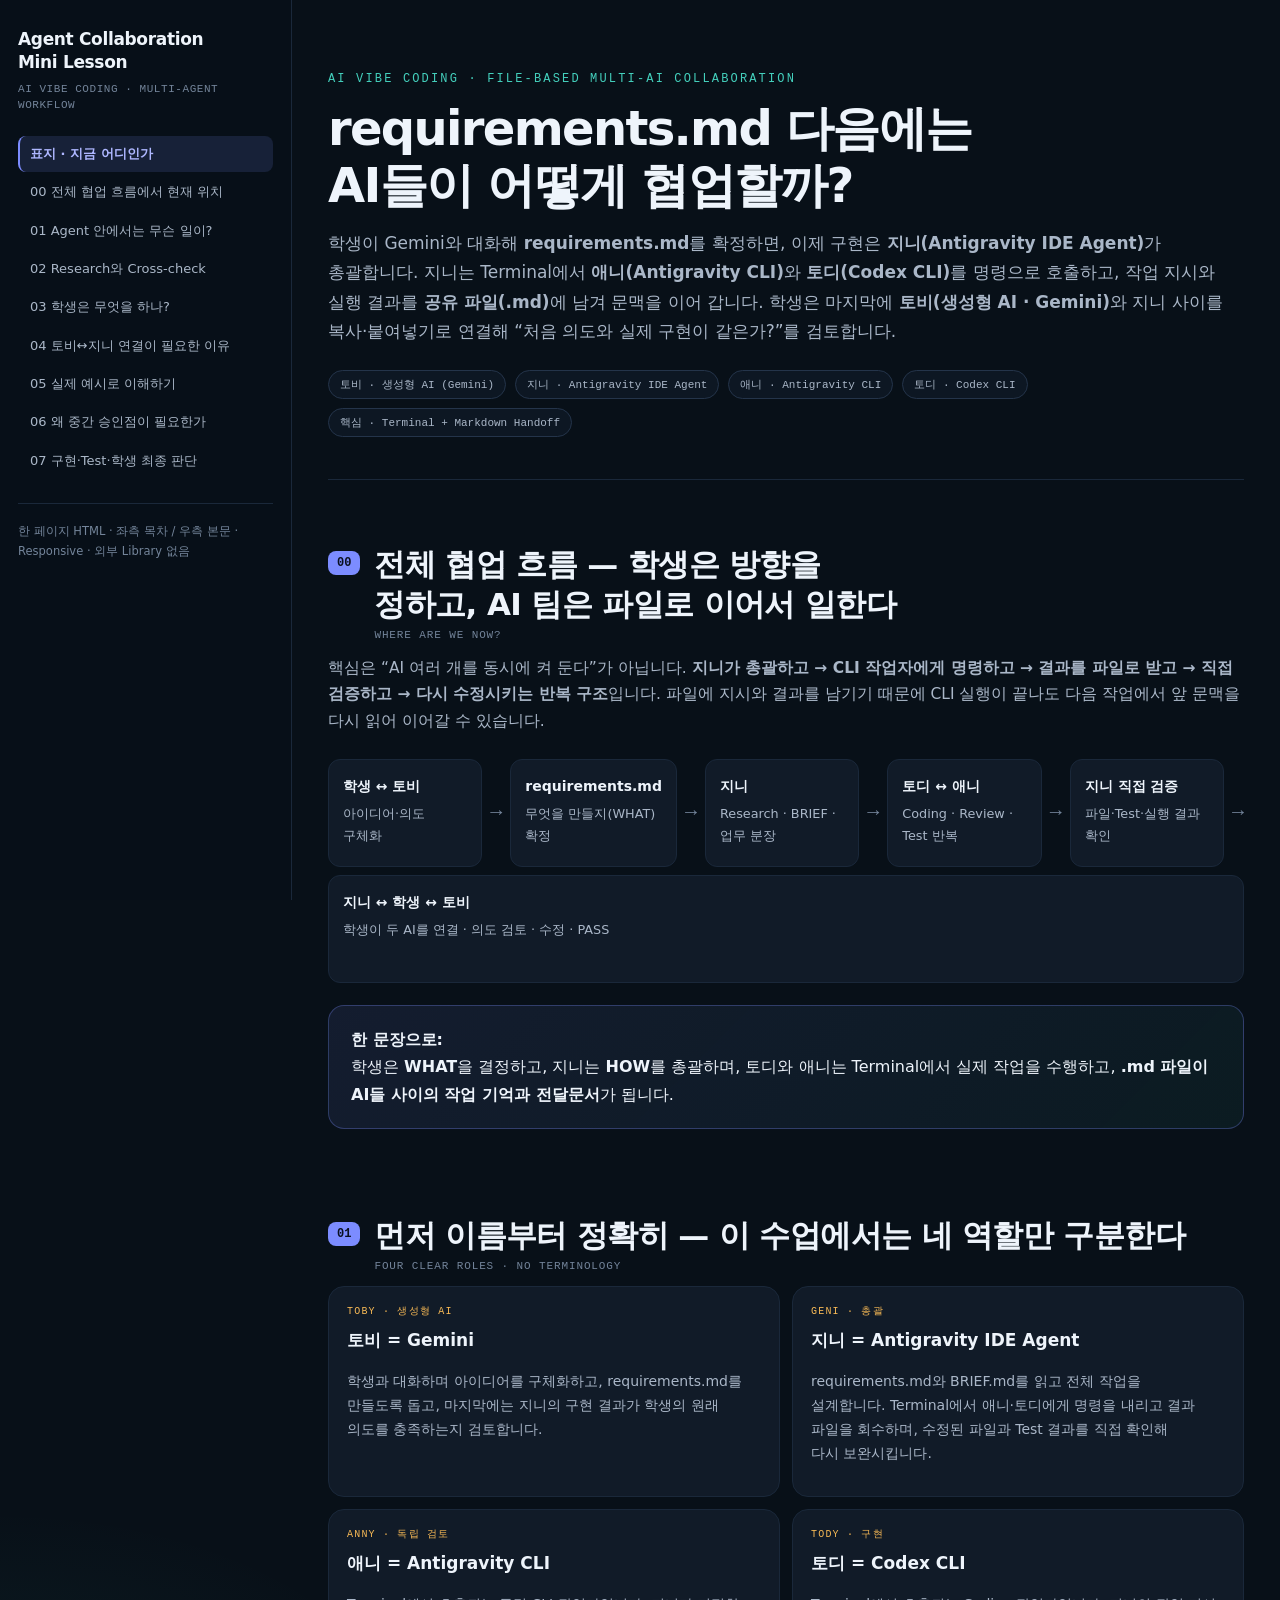
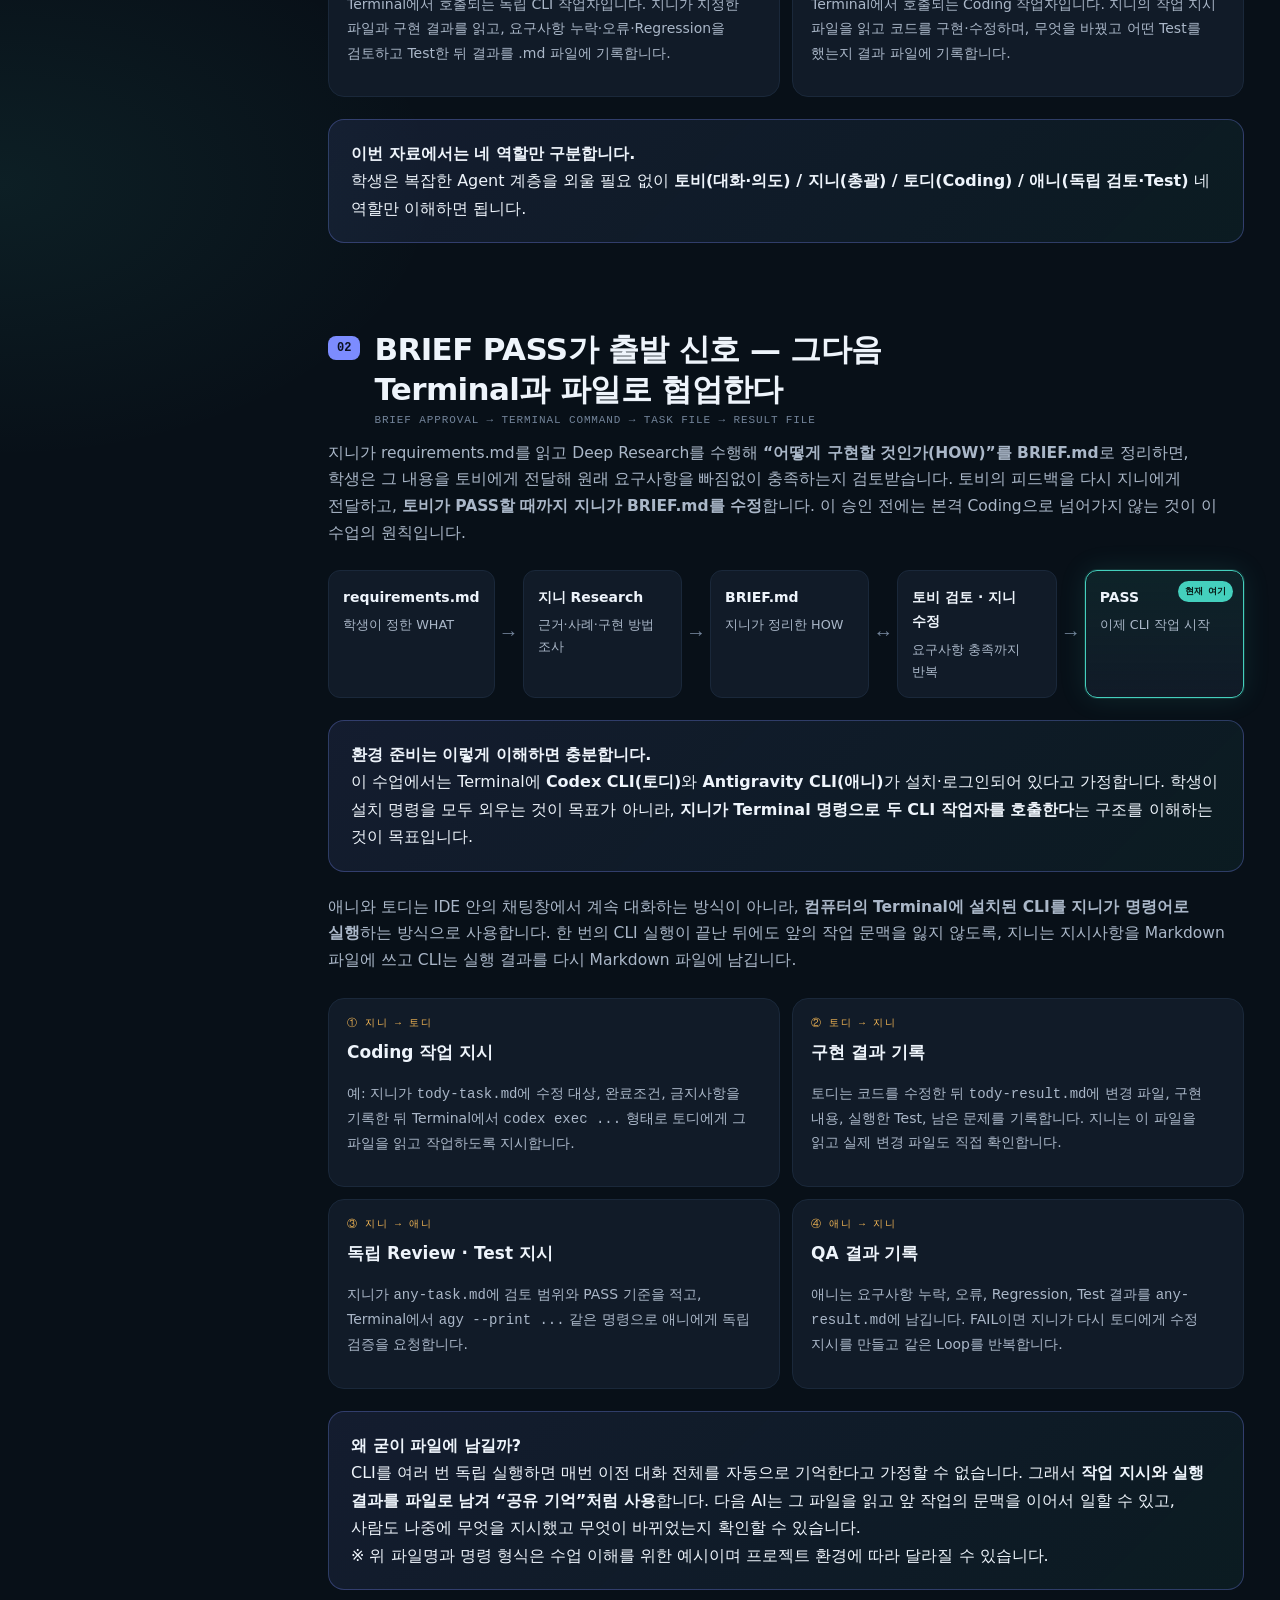
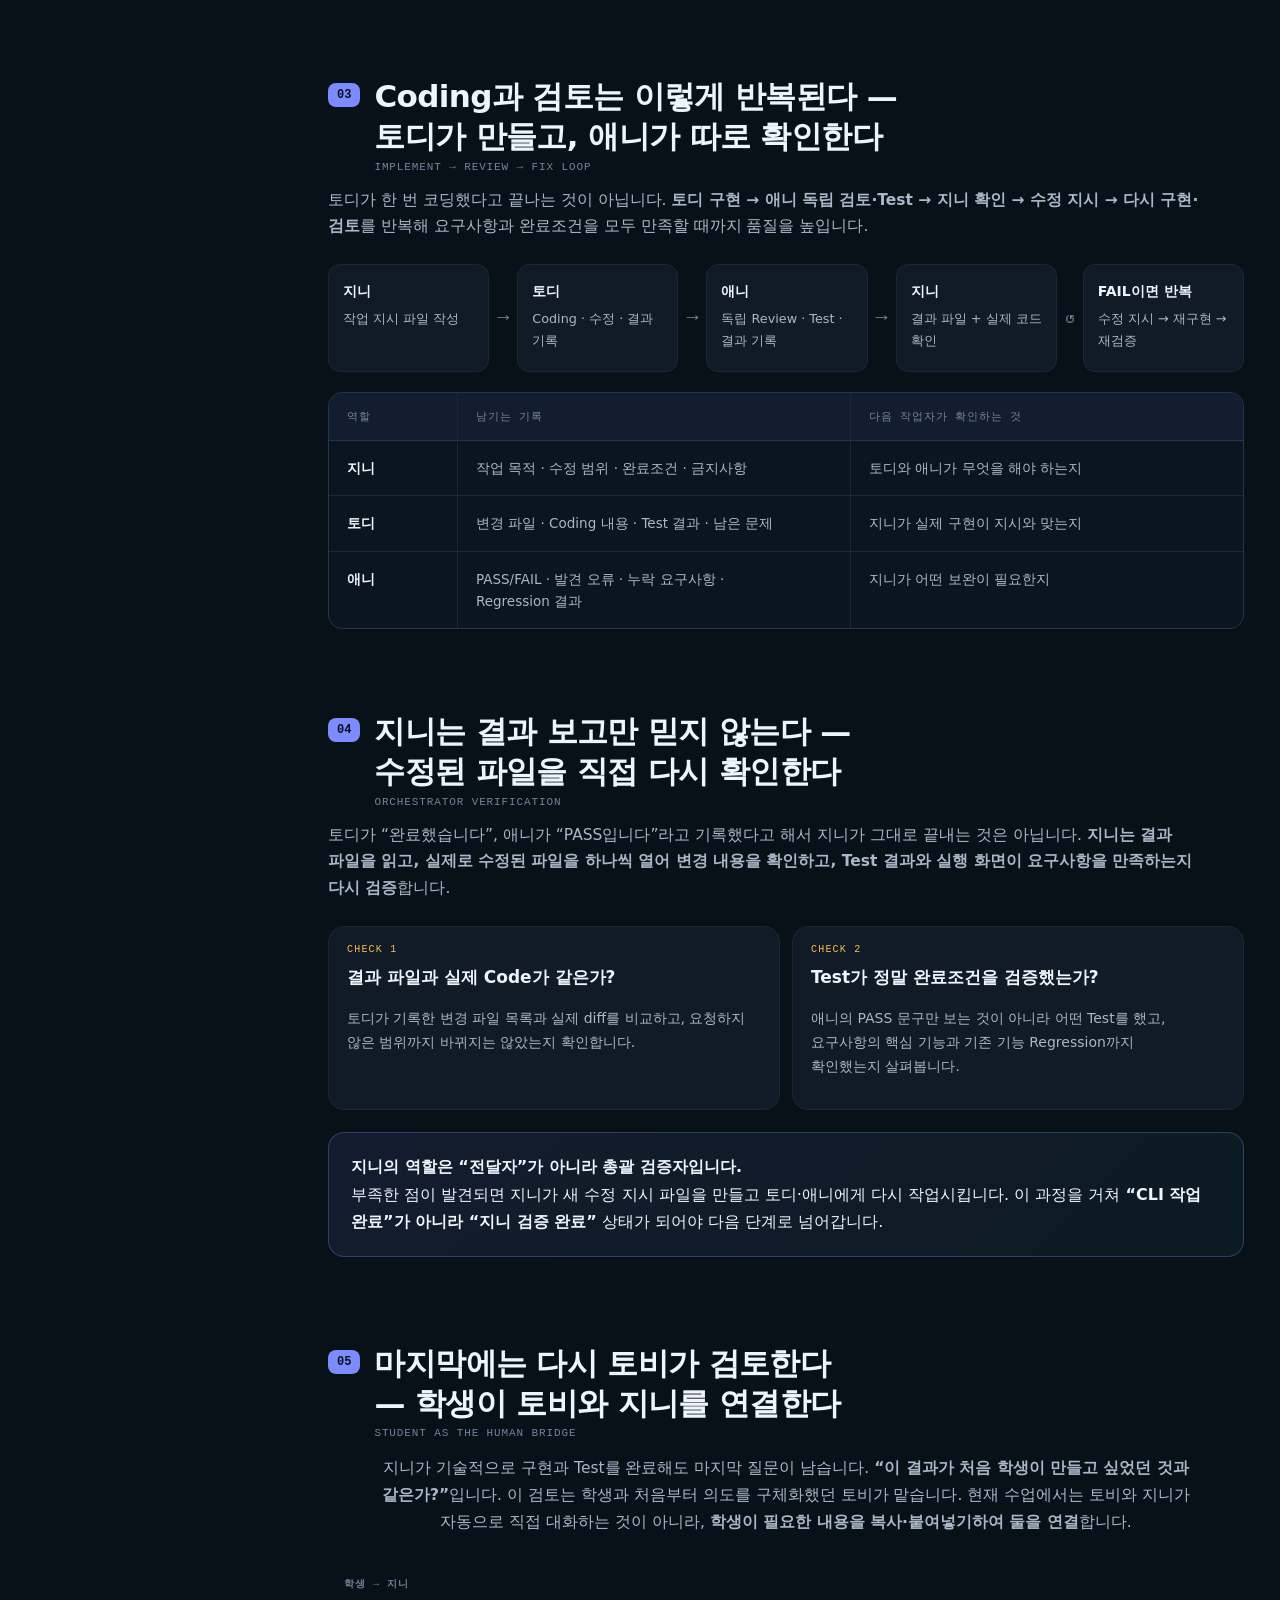
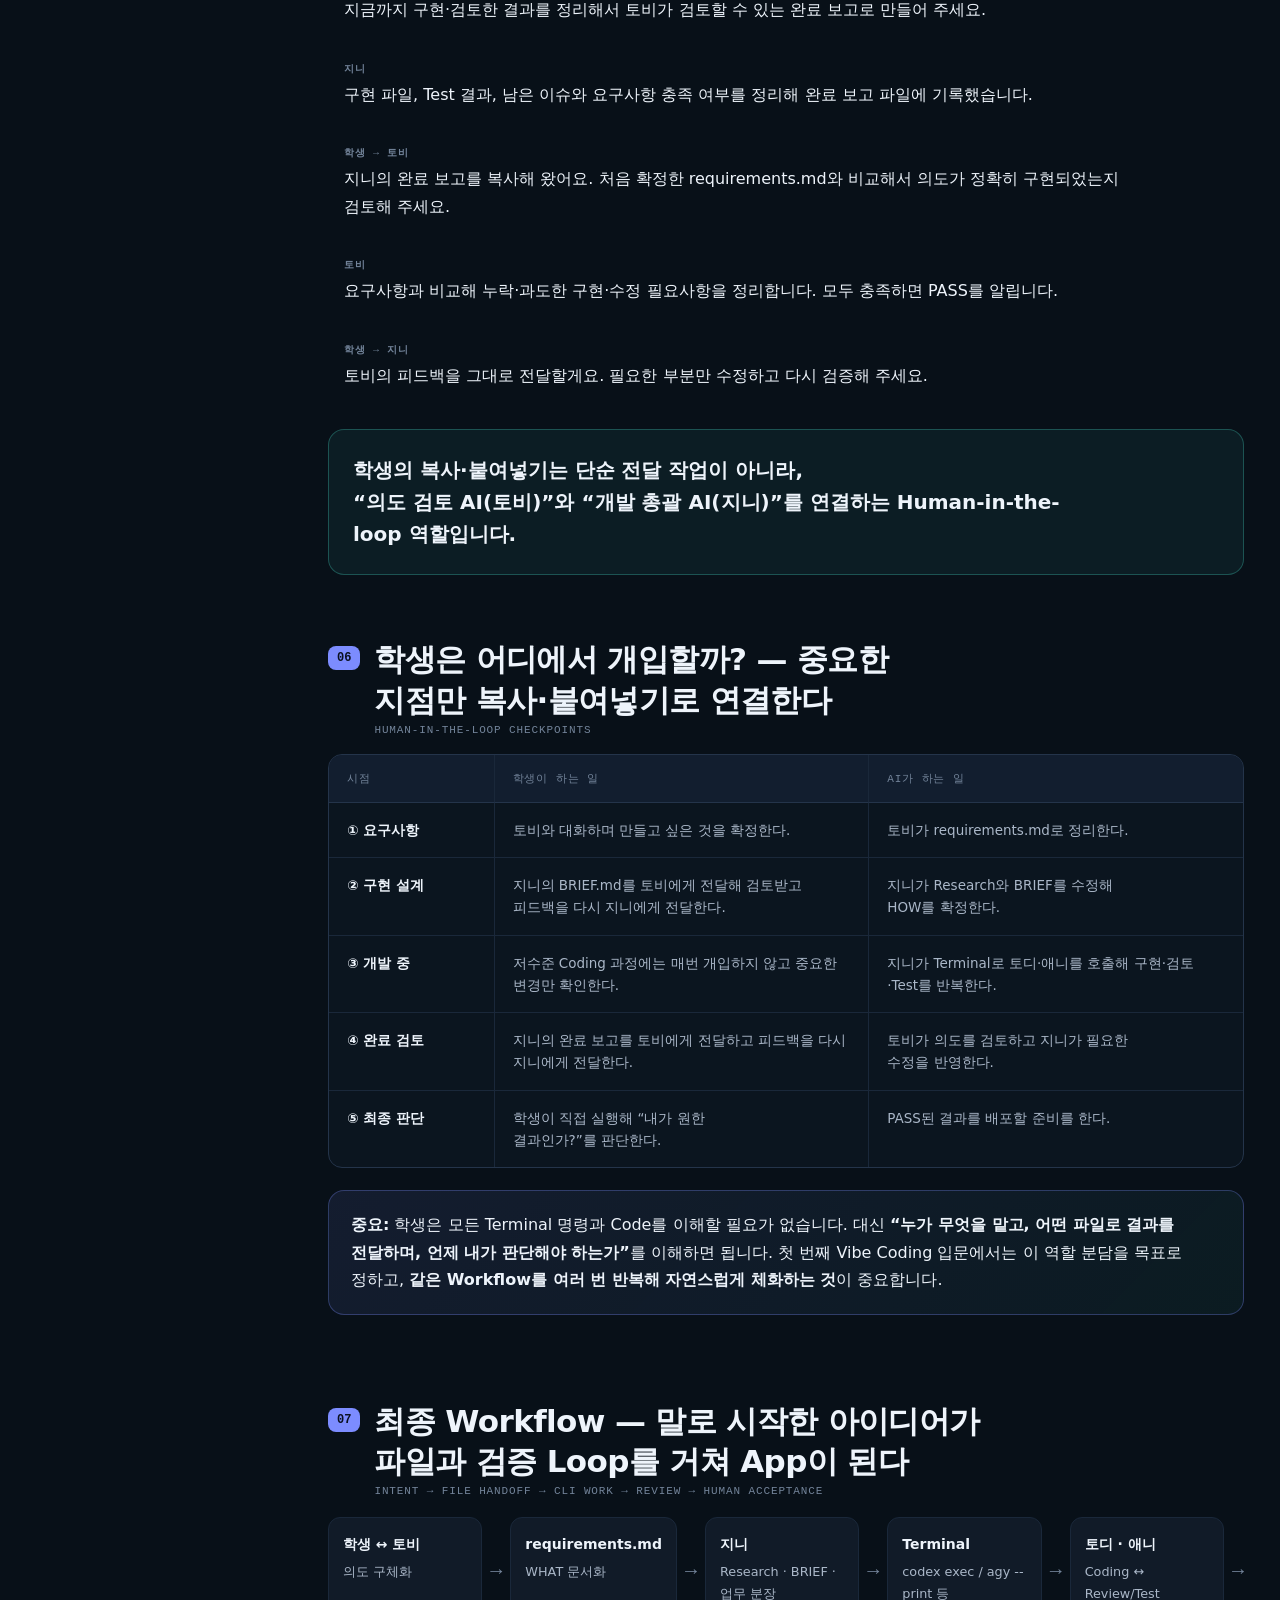
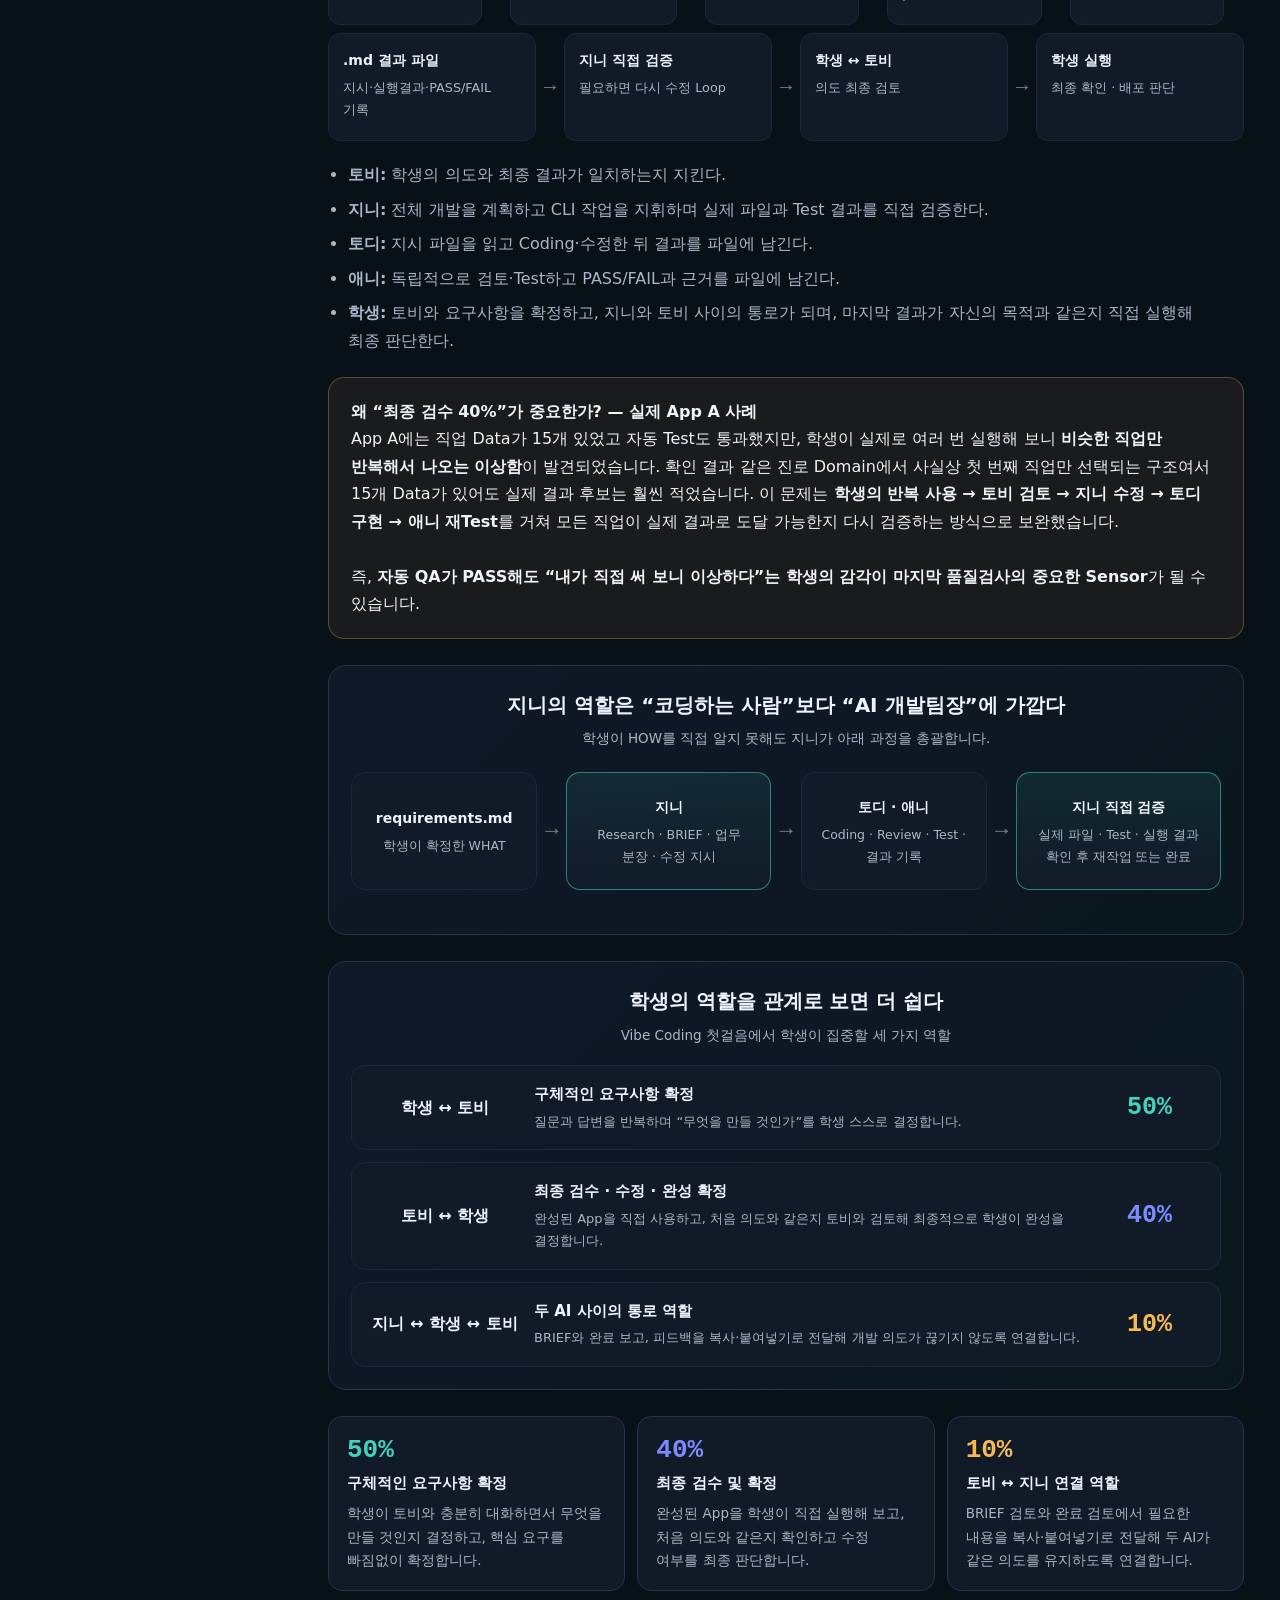
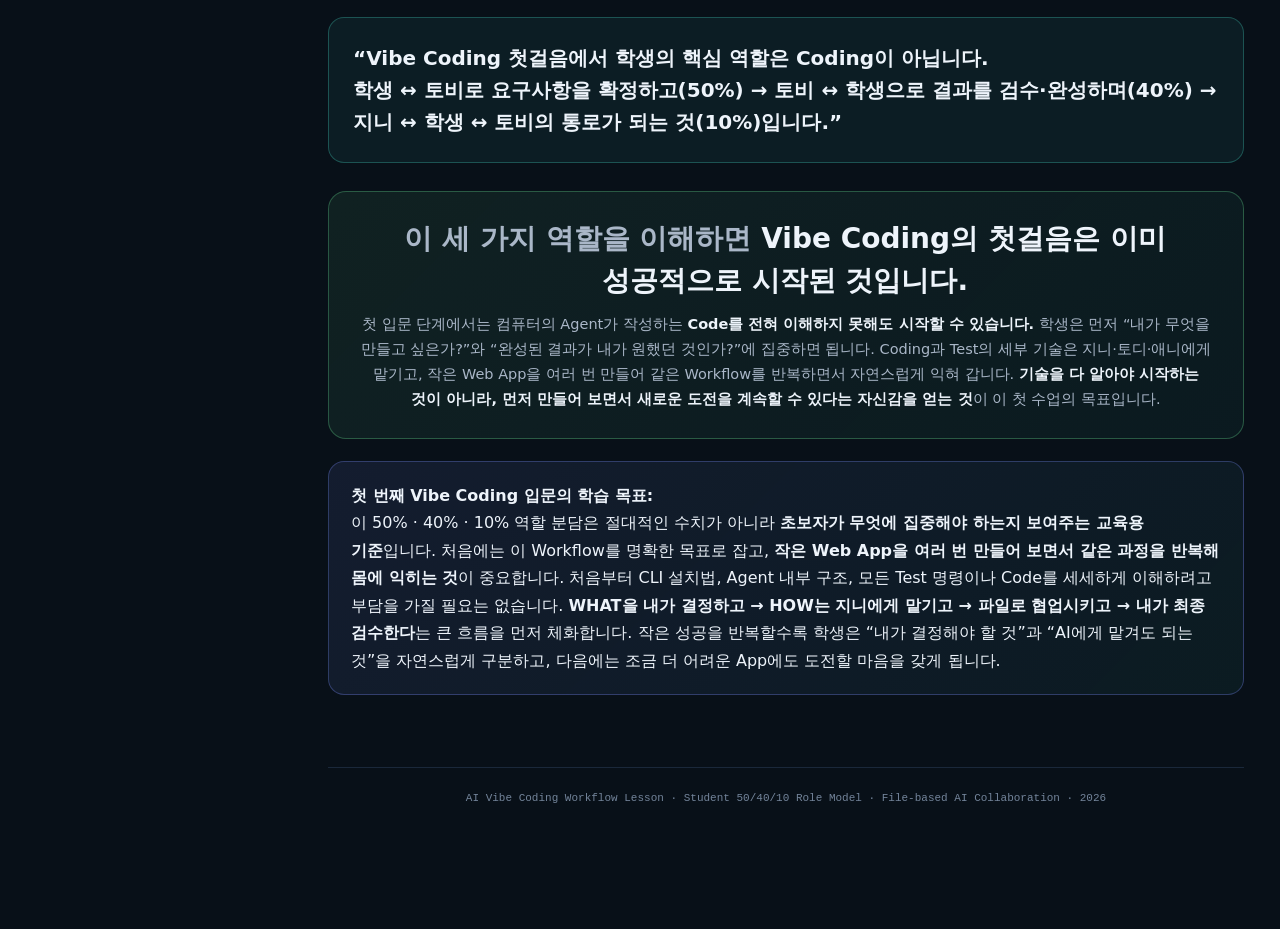
<file: learning/4_Multi_Agent_Vibe_Coding_Workflow_Lesson-1.html>
<!DOCTYPE html>
<html lang="ko">
<head>
<meta charset="utf-8">
<meta name="viewport" content="width=device-width, initial-scale=1">
<title>AI 협업 Workflow — 지니·애니·토디와 파일로 이어지는 Vibe Coding</title>
<style>
:root{
  --bg:#081018; --panel:#111b28; --panel2:#162235; --line:#24344a; --line2:#1a283a;
  --ink:#eef4fb; --muted:#aab7c8; --dim:#73849a; --accent:#7c8cff; --accent2:#44d0bd;
  --accent3:#f7b955; --ok:#65d58b; --danger:#ff7f7f; --radius:16px;
  --sans:-apple-system,BlinkMacSystemFont,"Pretendard","Apple SD Gothic Neo","Noto Sans KR","Malgun Gothic",system-ui,sans-serif;
  --mono:ui-monospace,"SFMono-Regular","JetBrains Mono",Menlo,Consolas,monospace;
}
*{box-sizing:border-box}
html{scroll-behavior:smooth}
body{
  margin:0; color:var(--ink); font-family:var(--sans); line-height:1.72;
  background:
    radial-gradient(900px 600px at 85% -10%,rgba(124,140,255,.12),transparent 60%),
    radial-gradient(800px 500px at 0 20%,rgba(68,208,189,.08),transparent 55%),var(--bg);
  word-break:keep-all;
}
.layout{display:flex;max-width:1600px;margin:0 auto;align-items:flex-start}
.side{
  width:292px;flex:none;position:sticky;top:0;height:100vh;overflow:auto;
  border-right:1px solid var(--line2);background:rgba(8,16,24,.96);padding:28px 18px 90px
}
.brand{font-size:17px;font-weight:850;line-height:1.35;letter-spacing:-.02em}
.brand-sub{font:11px/1.5 var(--mono);color:var(--dim);letter-spacing:.05em;margin:7px 0 22px}
.side nav a{display:block;text-decoration:none;color:var(--muted);font-size:13px;padding:7px 10px;border-radius:8px;border-left:2px solid transparent;margin:2px 0}
.side nav a:hover{background:rgba(124,140,255,.10);color:var(--ink)}
.side nav a.active{background:rgba(124,140,255,.14);color:#aeb7ff;border-left-color:var(--accent);font-weight:700}
.side .tiny{margin-top:24px;padding-top:18px;border-top:1px solid var(--line2);font-size:11.5px;color:var(--dim)}
.main{flex:1;min-width:0}
.mobile-nav{display:none;position:sticky;top:0;z-index:20;background:rgba(8,16,24,.92);backdrop-filter:blur(12px);border-bottom:1px solid var(--line2);padding:9px 12px;overflow-x:auto;gap:7px}
.mobile-nav a{flex:0 0 auto;text-decoration:none;font:11.5px var(--mono);color:var(--muted);border:1px solid var(--line);border-radius:999px;padding:6px 10px}
.wrap{max-width:1060px;margin:0 auto;padding:0 36px 120px}
.hero{padding:72px 0 42px;border-bottom:1px solid var(--line2)}
.kicker{font:12px var(--mono);letter-spacing:.18em;text-transform:uppercase;color:var(--accent2);margin:0 0 14px}
h1{font-size:clamp(31px,5vw,48px);line-height:1.18;margin:0 0 16px;letter-spacing:-.035em}
.lede{font-size:17px;color:var(--muted);max-width:100%;margin:0;text-wrap:pretty}
.meta{display:flex;flex-wrap:wrap;gap:9px;margin-top:24px}
.tag{font:11px var(--mono);color:var(--muted);padding:6px 11px;border:1px solid var(--line);border-radius:999px;background:rgba(17,27,40,.7)}
.section{padding-top:64px;scroll-margin-top:24px}
.section-head{display:flex;gap:14px;align-items:flex-start;margin-bottom:12px}
.num{font:700 12px var(--mono);background:var(--accent);color:#0a1020;border-radius:8px;padding:5px 9px;margin-top:7px}
h2{font-size:clamp(23px,3.5vw,31px);line-height:1.3;margin:0;letter-spacing:-.02em}
h3{font-size:17px;margin:0 0 8px}
.sub{font:11px var(--mono);color:var(--dim);letter-spacing:.08em;margin:4px 0 0}
.intro{color:var(--muted);font-size:15.5px;max-width:100%;margin:14px 0 24px;text-wrap:pretty}
.callout{background:linear-gradient(135deg,rgba(124,140,255,.10),rgba(68,208,189,.06));border:1px solid rgba(124,140,255,.30);border-radius:var(--radius);padding:20px 22px;margin:22px 0}
.warn{background:rgba(247,185,85,.07);border-color:rgba(247,185,85,.30)}
.statement{font-size:clamp(20px,3vw,27px);line-height:1.55;font-weight:800;letter-spacing:-.02em;margin:0}
.cards{display:grid;grid-template-columns:repeat(2,minmax(0,1fr));gap:12px;margin-top:14px}
.card{background:var(--panel);border:1px solid var(--line2);border-radius:var(--radius);padding:17px 18px}
.card .label{font:10px var(--mono);letter-spacing:.12em;color:var(--accent3);margin-bottom:8px}
.card p,.card li{color:var(--muted);font-size:14px}
.card ul{margin:8px 0 0;padding-left:18px}
.pipeline{display:flex;align-items:stretch;gap:8px;flex-wrap:wrap;margin:20px 0}
.pipe{flex:1 1 140px;background:var(--panel);border:1px solid var(--line2);border-radius:12px;padding:14px;min-height:108px;position:relative}
.pipe b{display:block;color:var(--ink);font-size:14px;margin-bottom:5px}
.pipe span{display:block;color:var(--muted);font-size:12.8px}
.pipe.current{border:1px solid var(--accent2);box-shadow:0 0 0 1px rgba(68,208,189,.15),0 0 28px rgba(68,208,189,.12);background:linear-gradient(180deg,rgba(68,208,189,.10),var(--panel))}
.pipe.current:before{content:"현재 여기";position:absolute;right:10px;top:10px;font:700 9px var(--mono);color:#071713;background:var(--accent2);padding:4px 7px;border-radius:999px}
.arrow{align-self:center;color:var(--dim);font:20px var(--mono)}
.stagebox{border:1px solid var(--line);border-radius:16px;background:#0d1721;padding:18px;margin:18px 0}
.stage-title{display:flex;justify-content:space-between;gap:10px;align-items:center;margin-bottom:14px}
.stage-title strong{font-size:17px}.status{font:700 10px var(--mono);padding:5px 8px;border-radius:999px;background:rgba(242,189,101,.1);border:1px solid rgba(242,189,101,.25);color:var(--accent3)}
.agent-grid{display:grid;grid-template-columns:repeat(4,1fr);gap:10px}
.agent{border:1px solid var(--line2);background:var(--panel);border-radius:14px;padding:14px}
.agent .name{font-size:14px;font-weight:850}.agent .role{font:10px var(--mono);color:var(--accent2);margin:4px 0 8px}.agent p{font-size:12.5px;color:var(--muted);margin:0}
.loop{display:grid;grid-template-columns:1fr auto 1fr auto 1fr;gap:10px;align-items:center;margin:18px 0}
.loop .box{background:var(--panel);border:1px solid var(--line2);border-radius:12px;padding:16px;text-align:center}
.loop .box b{display:block;margin-bottom:5px}.loop .box span{font-size:12px;color:var(--muted)}
.loop .a{color:var(--dim);font-size:22px}
.compare{
  width:100%;
  border-collapse:separate;
  border-spacing:0;
  margin:22px 0;
  font-size:13.5px;
  border:1px solid var(--line);
  border-radius:14px;
  overflow:hidden;
  background:rgba(17,27,40,.45);
}
.compare th,.compare td{
  padding:16px 18px;
  text-align:left;
  vertical-align:top;
  line-height:1.65;
}
.compare th{
  font:11px var(--mono);
  letter-spacing:.08em;
  color:var(--dim);
  background:rgba(22,34,53,.72);
  border-bottom:1px solid var(--line);
}
.compare td{
  color:var(--muted);
  border-bottom:1px solid var(--line2);
}
.compare th+th,.compare td+td{border-left:1px solid var(--line2)}
.compare tbody tr:last-child td{border-bottom:none}
.compare tbody tr:hover td{background:rgba(124,140,255,.035)}
.compare td:first-child{width:17%;font-weight:800;color:var(--ink)}
.compare td:nth-child(2){width:41%}
.compare td:nth-child(3){width:42%}
.good{color:var(--ok);font-weight:750}.bad{color:var(--danger);font-weight:750}
.dialogue{display:grid;gap:10px;margin:16px 0}
.bubble{border-radius:14px;padding:14px 16px;max-width:90%}
.human{background:rgba(68,208,189,.09);border:1px solid rgba(68,208,189,.24);margin-left:auto}
.toby{background:rgba(124,140,255,.10);border:1px solid rgba(124,140,255,.25)}
.geni{background:rgba(242,189,101,.08);border:1px solid rgba(242,189,101,.25)}
.who{font:700 10px var(--mono);letter-spacing:.1em;margin-bottom:5px;color:var(--dim)}
.check{margin:14px 0 0;padding-left:20px;color:var(--muted)}
.check li{margin:7px 0}
h1,h2,h3,h4,h5,h6{text-wrap:balance}
p,li,th,td,.statement,.final-msg p,.check li,.agent p,.bubble p{text-wrap:pretty}
.table-wrap {
  width: 100%;
  overflow-x: auto;
  -webkit-overflow-scrolling: touch;
  margin: 18px 0;
}
.table-wrap table {
  margin: 0;
  width: 100%;
}
.table-wrap .min-w-table {
  min-width: 580px;
}
.final-msg{margin-top:26px;padding:24px;border-radius:16px;border:1px solid rgba(68,208,189,.3);background:rgba(68,208,189,.07)}
.final-msg p{font-size:20px;font-weight:800;margin:0;line-height:1.6}
footer{margin-top:72px;padding-top:24px;border-top:1px solid var(--line2);color:var(--dim);font:11px var(--mono);text-align:center}

.handoff-table td:first-child{width:14%;white-space:nowrap}
.handoff-table td:nth-child(2){width:43%}
.handoff-table td:nth-child(3){width:43%}
.checkpoint-table td:first-child{width:18%;white-space:normal}
.checkpoint-table td:nth-child(2){width:41%}
.checkpoint-table td:nth-child(3){width:41%}
.role-share{
  display:grid;
  grid-template-columns:repeat(3,minmax(0,1fr));
  gap:12px;
  margin:22px 0;
}
.role-share .share{
  background:var(--panel);
  border:1px solid var(--line);
  border-radius:14px;
  padding:18px;
  min-height:132px;
}
.role-share .pct{
  font:800 26px var(--mono);
  color:var(--accent2);
  margin-bottom:6px;
}
.role-share .share:nth-child(2) .pct{color:var(--accent)}
.role-share .share:nth-child(3) .pct{color:var(--accent3)}
.role-share strong{display:block;font-size:15px;margin-bottom:6px}
.role-share p{margin:0;color:var(--muted);font-size:13.5px}
@media(max-width:760px){
  .role-share{grid-template-columns:1fr}
  .compare{font-size:12.8px}
  .compare th,.compare td{padding:13px 12px}
  .compare td:first-child{width:auto}
}


/* 긴 설명이 한쪽에 몰리지 않도록 폭과 정렬을 보완 */
.intro.wide{
  max-width:none;
  width:100%;
  text-align:center;
  padding:0 22px;
  margin:18px auto 28px;
}
.section-head + .intro.wide{margin-top:16px}

/* 관계/역할을 한눈에 보는 시각화 */
.role-visual{
  margin:26px 0;
  padding:22px;
  border:1px solid var(--line);
  border-radius:18px;
  background:linear-gradient(135deg,rgba(124,140,255,.07),rgba(68,208,189,.04));
}
.role-visual-title{
  text-align:center;
  margin-bottom:18px;
}
.role-visual-title h3{
  font-size:20px;
  margin:0 0 5px;
}
.role-visual-title p{
  margin:0;
  color:var(--muted);
  font-size:13.5px;
}
.relation-list{
  display:grid;
  gap:12px;
}
.relation-row{
  display:grid;
  grid-template-columns:150px 1fr 105px;
  align-items:center;
  gap:14px;
  padding:16px 18px;
  border:1px solid var(--line2);
  background:var(--panel);
  border-radius:14px;
}
.relation-row .relation{
  font-weight:850;
  color:var(--ink);
  text-align:center;
  white-space:nowrap;
}
.relation-row .meaning strong{
  display:block;
  margin-bottom:3px;
  font-size:15px;
}
.relation-row .meaning span{
  display:block;
  color:var(--muted);
  font-size:13px;
}
.relation-row .weight{
  text-align:center;
  font:850 25px var(--mono);
  color:var(--accent2);
}
.relation-row:nth-child(2) .weight{color:var(--accent)}
.relation-row:nth-child(3) .weight{color:var(--accent3)}

/* 지니가 맡는 일 시각화 */
.geni-map{
  display:grid;
  grid-template-columns:1fr auto 1.1fr auto 1fr auto 1.1fr;
  align-items:stretch;
  gap:8px;
  margin:22px 0;
}
.geni-map .gm{
  min-height:118px;
  padding:15px;
  border:1px solid var(--line2);
  border-radius:14px;
  background:var(--panel);
  display:flex;
  flex-direction:column;
  justify-content:center;
  text-align:center;
}
.geni-map .gm b{
  display:block;
  margin-bottom:5px;
  font-size:14px;
}
.geni-map .gm span{
  color:var(--muted);
  font-size:12.5px;
}
.geni-map .gm.geni-core{
  border-color:rgba(68,208,189,.55);
  background:linear-gradient(180deg,rgba(68,208,189,.10),var(--panel));
}
.geni-map .ga{
  align-self:center;
  color:var(--dim);
  font:22px var(--mono);
}

/* 마지막 결론을 더 강하게 */
.first-step{
  margin-top:28px;
  padding:26px;
  border:1px solid rgba(101,213,139,.32);
  border-radius:18px;
  background:linear-gradient(135deg,rgba(101,213,139,.09),rgba(68,208,189,.05));
  text-align:center;
}
.first-step .big{
  font-size:clamp(21px,3vw,28px);
  font-weight:900;
  line-height:1.5;
  margin:0 0 10px;
}
.first-step p{
  margin:0 auto;
  max-width:860px;
  color:var(--muted);
  font-size:14.5px;
}
.first-step strong{color:var(--ink)}

@media(max-width:900px){
  .relation-row{grid-template-columns:1fr; text-align:center}
  .relation-row .meaning{text-align:center}
  .geni-map{grid-template-columns:1fr}
  .geni-map .ga{transform:rotate(90deg);text-align:center}
}

@media(max-width:1180px){.side{display:none}.mobile-nav{display:flex}.wrap{padding:0 22px 90px}}
@media(max-width:820px){.agent-grid{grid-template-columns:1fr 1fr}.loop{grid-template-columns:1fr}.loop .a{transform:rotate(90deg);text-align:center}}
@media(max-width:720px){.cards,.agent-grid{grid-template-columns:1fr}.hero{padding-top:44px}.wrap{padding-left:15px;padding-right:15px}.arrow{display:none}.bubble{max-width:96%}}
@media(max-width:480px){.pipe{flex:1 1 100%}}
@media print{
 body{background:#fff;color:#111}.side,.mobile-nav{display:none!important}.wrap{max-width:none;padding:0 16mm 18mm}
 .hero{padding-top:10mm}.card,.callout,.pipe,.stagebox,.agent,.loop .box,.bubble,.final-msg{background:#fff!important;border-color:#bbb!important}
 p,li,.intro,.lede,.card p,.card li,.pipe span,.agent p,.compare td{color:#333!important}
 h1,h2,h3,.statement,.final-msg p{color:#111!important}
}
</style>
</head>
<body>
<div class="layout">
<aside class="side">
  <div class="brand">Agent Collaboration<br>Mini Lesson</div>
  <div class="brand-sub">AI VIBE CODING · MULTI-AGENT WORKFLOW</div>
  <nav id="toc">
    <a href="#top">표지 · 지금 어디인가</a>
    <a href="#flow">00 전체 협업 흐름에서 현재 위치</a>
    <a href="#inside">01 Agent 안에서는 무슨 일이?</a>
    <a href="#research">02 Research와 Cross-check</a>
    <a href="#human">03 학생은 무엇을 하나?</a>
    <a href="#bridge">04 토비↔지니 연결이 필요한 이유</a>
    <a href="#example">05 실제 예시로 이해하기</a>
    <a href="#approval">06 왜 중간 승인점이 필요한가</a>
    <a href="#finish">07 구현·Test·학생 최종 판단</a>
  </nav>
  <div class="tiny">한 페이지 HTML · 좌측 목차 / 우측 본문 · Responsive · 외부 Library 없음</div>
</aside>

<main class="main">
<nav class="mobile-nav">
  <a href="#flow">현재 위치</a><a href="#inside">Agent 내부</a><a href="#research">Research</a>
  <a href="#human">학생 역할</a><a href="#bridge">토비↔지니</a><a href="#example">예시</a><a href="#finish">완성</a>
</nav>

<div class="wrap">
<header class="hero" id="top">
  <p class="kicker">AI VIBE CODING · FILE-BASED MULTI-AI COLLABORATION</p>
  <h1>requirements.md 다음에는<br>AI들이 어떻게 협업할까?</h1>
  <p class="lede">
    학생이 Gemini와 대화해 <strong>requirements.md</strong>를 확정하면, 이제 구현은
    <strong>지니(Antigravity IDE Agent)</strong>가 총괄합니다.
    지니는 Terminal에서 <strong>애니(Antigravity CLI)</strong>와 <strong>토디(Codex CLI)</strong>를 명령으로 호출하고,
    작업 지시와 실행 결과를 <strong>공유 파일(.md)</strong>에 남겨 문맥을 이어 갑니다.
    학생은 마지막에 <strong>토비(생성형 AI · Gemini)</strong>와 지니 사이를 복사·붙여넣기로 연결해
    “처음 의도와 실제 구현이 같은가?”를 검토합니다.
  </p>
  <div class="meta">
    <span class="tag">토비 · 생성형 AI (Gemini)</span>
    <span class="tag">지니 · Antigravity IDE Agent</span>
    <span class="tag">애니 · Antigravity CLI</span>
    <span class="tag">토디 · Codex CLI</span>
    <span class="tag">핵심 · Terminal + Markdown Handoff</span>
  </div>
</header>

<section class="section" id="flow">
  <div class="section-head"><span class="num">00</span><div><h2>전체 협업 흐름 — 학생은 방향을 정하고, AI 팀은 파일로 이어서 일한다</h2><p class="sub">WHERE ARE WE NOW?</p></div></div>
  <p class="intro">
    핵심은 “AI 여러 개를 동시에 켜 둔다”가 아닙니다.
    <strong>지니가 총괄하고 → CLI 작업자에게 명령하고 → 결과를 파일로 받고 → 직접 검증하고 → 다시 수정시키는 반복 구조</strong>입니다.
    파일에 지시와 결과를 남기기 때문에 CLI 실행이 끝나도 다음 작업에서 앞 문맥을 다시 읽어 이어갈 수 있습니다.
  </p>

  <div class="pipeline">
    <div class="pipe"><b>학생 ↔ 토비</b><span>아이디어·의도 구체화</span></div>
    <div class="arrow">→</div>
    <div class="pipe"><b>requirements.md</b><span>무엇을 만들지(WHAT) 확정</span></div>
    <div class="arrow">→</div>
    <div class="pipe"><b>지니</b><span>Research · BRIEF · 업무 분장</span></div>
    <div class="arrow">→</div>
    <div class="pipe"><b>토디 ↔ 애니</b><span>Coding · Review · Test 반복</span></div>
    <div class="arrow">→</div>
    <div class="pipe"><b>지니 직접 검증</b><span>파일·Test·실행 결과 확인</span></div>
    <div class="arrow">→</div>
    <div class="pipe"><b>지니 ↔ 학생 ↔ 토비</b><span>학생이 두 AI를 연결 · 의도 검토 · 수정 · PASS</span></div>
  </div>

  <div class="callout">
    <strong>한 문장으로:</strong><br>
    학생은 <strong>WHAT</strong>을 결정하고, 지니는 <strong>HOW</strong>를 총괄하며,
    토디와 애니는 Terminal에서 실제 작업을 수행하고, <strong>.md 파일이 AI들 사이의 작업 기억과 전달문서</strong>가 됩니다.
  </div>
</section>

<section class="section" id="inside">
  <div class="section-head"><span class="num">01</span><div><h2>먼저 이름부터 정확히 — 이 수업에서는 네 역할만 구분한다</h2><p class="sub">FOUR CLEAR ROLES · NO  TERMINOLOGY</p></div></div>

  <div class="cards">
    <div class="card">
      <div class="label">TOBY · 생성형 AI</div>
      <h3>토비 = Gemini</h3>
      <p>학생과 대화하며 아이디어를 구체화하고, requirements.md를 만들도록 돕고, 마지막에는 지니의 구현 결과가 학생의 원래 의도를 충족하는지 검토합니다.</p>
    </div>
    <div class="card">
      <div class="label">GENI · 총괄</div>
      <h3>지니 = Antigravity IDE Agent</h3>
      <p>requirements.md와 BRIEF.md를 읽고 전체 작업을 설계합니다. Terminal에서 애니·토디에게 명령을 내리고 결과 파일을 회수하며, 수정된 파일과 Test 결과를 직접 확인해 다시 보완시킵니다.</p>
    </div>
    <div class="card">
      <div class="label">ANNY · 독립 검토</div>
      <h3>애니 = Antigravity CLI</h3>
      <p>Terminal에서 호출되는 독립 CLI 작업자입니다. 지니가 지정한 파일과 구현 결과를 읽고, 요구사항 누락·오류·Regression을 검토하고 Test한 뒤 결과를 .md 파일에 기록합니다.</p>
    </div>
    <div class="card">
      <div class="label">TODY · 구현</div>
      <h3>토디 = Codex CLI</h3>
      <p>Terminal에서 호출되는 Coding 작업자입니다. 지니의 작업 지시 파일을 읽고 코드를 구현·수정하며, 무엇을 바꿨고 어떤 Test를 했는지 결과 파일에 기록합니다.</p>
    </div>
  </div>

  <div class="callout">
    <strong>이번 자료에서는 네 역할만 구분합니다.</strong><br>
    학생은 복잡한 Agent 계층을 외울 필요 없이
    <strong>토비(대화·의도) / 지니(총괄) / 토디(Coding) / 애니(독립 검토·Test)</strong>
    네 역할만 이해하면 됩니다.
  </div>
</section>

<section class="section" id="research">
  <div class="section-head"><span class="num">02</span><div><h2>BRIEF PASS가 출발 신호 — 그다음 Terminal과 파일로 협업한다</h2><p class="sub">BRIEF APPROVAL → TERMINAL COMMAND → TASK FILE → RESULT FILE</p></div></div>

  <p class="intro">
    지니가 requirements.md를 읽고 Deep Research를 수행해 <strong>“어떻게 구현할 것인가(HOW)”를 BRIEF.md</strong>로 정리하면,
    학생은 그 내용을 토비에게 전달해 원래 요구사항을 빠짐없이 충족하는지 검토받습니다.
    토비의 피드백을 다시 지니에게 전달하고, <strong>토비가 PASS할 때까지 지니가 BRIEF.md를 수정</strong>합니다.
    이 승인 전에는 본격 Coding으로 넘어가지 않는 것이 이 수업의 원칙입니다.
  </p>

  <div class="pipeline">
    <div class="pipe"><b>requirements.md</b><span>학생이 정한 WHAT</span></div>
    <div class="arrow">→</div>
    <div class="pipe"><b>지니 Research</b><span>근거·사례·구현 방법 조사</span></div>
    <div class="arrow">→</div>
    <div class="pipe"><b>BRIEF.md</b><span>지니가 정리한 HOW</span></div>
    <div class="arrow">↔</div>
    <div class="pipe"><b>토비 검토 · 지니 수정</b><span>요구사항 충족까지 반복</span></div>
    <div class="arrow">→</div>
    <div class="pipe current"><b>PASS</b><span>이제 CLI 작업 시작</span></div>
  </div>

  <div class="callout">
    <strong>환경 준비는 이렇게 이해하면 충분합니다.</strong><br>
    이 수업에서는 Terminal에 <strong>Codex CLI(토디)</strong>와 <strong>Antigravity CLI(애니)</strong>가 설치·로그인되어 있다고 가정합니다.
    학생이 설치 명령을 모두 외우는 것이 목표가 아니라,
    <strong>지니가 Terminal 명령으로 두 CLI 작업자를 호출한다</strong>는 구조를 이해하는 것이 목표입니다.
  </div>

  <p class="intro">
    애니와 토디는 IDE 안의 채팅창에서 계속 대화하는 방식이 아니라,
    <strong>컴퓨터의 Terminal에 설치된 CLI를 지니가 명령어로 실행</strong>하는 방식으로 사용합니다.
    한 번의 CLI 실행이 끝난 뒤에도 앞의 작업 문맥을 잃지 않도록,
    지니는 지시사항을 Markdown 파일에 쓰고 CLI는 실행 결과를 다시 Markdown 파일에 남깁니다.
  </p>

  <div class="cards">
    <div class="card">
      <div class="label">① 지니 → 토디</div>
      <h3>Coding 작업 지시</h3>
      <p>예: 지니가 <code>tody-task.md</code>에 수정 대상, 완료조건, 금지사항을 기록한 뒤 Terminal에서 <code>codex exec ...</code> 형태로 토디에게 그 파일을 읽고 작업하도록 지시합니다.</p>
    </div>
    <div class="card">
      <div class="label">② 토디 → 지니</div>
      <h3>구현 결과 기록</h3>
      <p>토디는 코드를 수정한 뒤 <code>tody-result.md</code>에 변경 파일, 구현 내용, 실행한 Test, 남은 문제를 기록합니다. 지니는 이 파일을 읽고 실제 변경 파일도 직접 확인합니다.</p>
    </div>
    <div class="card">
      <div class="label">③ 지니 → 애니</div>
      <h3>독립 Review · Test 지시</h3>
      <p>지니가 <code>any-task.md</code>에 검토 범위와 PASS 기준을 적고, Terminal에서 <code>agy --print ...</code> 같은 명령으로 애니에게 독립 검증을 요청합니다.</p>
    </div>
    <div class="card">
      <div class="label">④ 애니 → 지니</div>
      <h3>QA 결과 기록</h3>
      <p>애니는 요구사항 누락, 오류, Regression, Test 결과를 <code>any-result.md</code>에 남깁니다. FAIL이면 지니가 다시 토디에게 수정 지시를 만들고 같은 Loop를 반복합니다.</p>
    </div>
  </div>

  <div class="callout">
    <strong>왜 굳이 파일에 남길까?</strong><br>
    CLI를 여러 번 독립 실행하면 매번 이전 대화 전체를 자동으로 기억한다고 가정할 수 없습니다.
    그래서 <strong>작업 지시와 실행 결과를 파일로 남겨 “공유 기억”처럼 사용</strong>합니다.
    다음 AI는 그 파일을 읽고 앞 작업의 문맥을 이어서 일할 수 있고,
    사람도 나중에 무엇을 지시했고 무엇이 바뀌었는지 확인할 수 있습니다.
    <br><span class="mini-note">※ 위 파일명과 명령 형식은 수업 이해를 위한 예시이며 프로젝트 환경에 따라 달라질 수 있습니다.</span>
  </div>
</section>

<section class="section" id="human">
  <div class="section-head"><span class="num">03</span><div><h2>Coding과 검토는 이렇게 반복된다 — 토디가 만들고, 애니가 따로 확인한다</h2><p class="sub">IMPLEMENT → REVIEW → FIX LOOP</p></div></div>
  <p class="intro">
    토디가 한 번 코딩했다고 끝나는 것이 아닙니다.
    <strong>토디 구현 → 애니 독립 검토·Test → 지니 확인 → 수정 지시 → 다시 구현·검토</strong>를 반복해
    요구사항과 완료조건을 모두 만족할 때까지 품질을 높입니다.
  </p>

  <div class="pipeline">
    <div class="pipe"><b>지니</b><span>작업 지시 파일 작성</span></div>
    <div class="arrow">→</div>
    <div class="pipe"><b>토디</b><span>Coding · 수정 · 결과 기록</span></div>
    <div class="arrow">→</div>
    <div class="pipe"><b>애니</b><span>독립 Review · Test · 결과 기록</span></div>
    <div class="arrow">→</div>
    <div class="pipe"><b>지니</b><span>결과 파일 + 실제 코드 확인</span></div>
    <div class="arrow">↺</div>
    <div class="pipe"><b>FAIL이면 반복</b><span>수정 지시 → 재구현 → 재검증</span></div>
  </div>

  <div class="table-wrap">
    <table class="compare handoff-table min-w-table">
      <thead><tr><th>역할</th><th>남기는 기록</th><th>다음 작업자가 확인하는 것</th></tr></thead>
      <tbody>
        <tr><td><strong>지니</strong></td><td>작업 목적 · 수정 범위 · 완료조건 · 금지사항</td><td>토디와 애니가 무엇을 해야 하는지</td></tr>
        <tr><td><strong>토디</strong></td><td>변경 파일 · Coding 내용 · Test 결과 · 남은 문제</td><td>지니가 실제 구현이 지시와 맞는지</td></tr>
        <tr><td><strong>애니</strong></td><td>PASS/FAIL · 발견 오류 · 누락 요구사항 · Regression 결과</td><td>지니가 어떤 보완이 필요한지</td></tr>
      </tbody>
    </table>
  </div>
</section>

<section class="section" id="bridge">
  <div class="section-head"><span class="num">04</span><div><h2>지니는 결과 보고만 믿지 않는다 — 수정된 파일을 직접 다시 확인한다</h2><p class="sub">ORCHESTRATOR VERIFICATION</p></div></div>
  <p class="intro">
    토디가 “완료했습니다”, 애니가 “PASS입니다”라고 기록했다고 해서 지니가 그대로 끝내는 것은 아닙니다.
    <strong>지니는 결과 파일을 읽고, 실제로 수정된 파일을 하나씩 열어 변경 내용을 확인하고,
    Test 결과와 실행 화면이 요구사항을 만족하는지 다시 검증</strong>합니다.
  </p>

  <div class="cards">
    <div class="card">
      <div class="label">CHECK 1</div>
      <h3>결과 파일과 실제 Code가 같은가?</h3>
      <p>토디가 기록한 변경 파일 목록과 실제 diff를 비교하고, 요청하지 않은 범위까지 바뀌지는 않았는지 확인합니다.</p>
    </div>
    <div class="card">
      <div class="label">CHECK 2</div>
      <h3>Test가 정말 완료조건을 검증했는가?</h3>
      <p>애니의 PASS 문구만 보는 것이 아니라 어떤 Test를 했고, 요구사항의 핵심 기능과 기존 기능 Regression까지 확인했는지 살펴봅니다.</p>
    </div>
  </div>

  <div class="callout">
    <strong>지니의 역할은 “전달자”가 아니라 총괄 검증자입니다.</strong><br>
    부족한 점이 발견되면 지니가 새 수정 지시 파일을 만들고 토디·애니에게 다시 작업시킵니다.
    이 과정을 거쳐 <strong>“CLI 작업 완료”가 아니라 “지니 검증 완료”</strong> 상태가 되어야 다음 단계로 넘어갑니다.
  </div>
</section>

<section class="section" id="example">
  <div class="section-head"><span class="num">05</span><div><h2>마지막에는 다시 토비가 검토한다 — 학생이 토비와 지니를 연결한다</h2><p class="sub">STUDENT AS THE HUMAN BRIDGE</p></div></div>
  <p class="intro wide">
    지니가 기술적으로 구현과 Test를 완료해도 마지막 질문이 남습니다.
    <strong>“이 결과가 처음 학생이 만들고 싶었던 것과 같은가?”</strong>입니다.
    이 검토는 학생과 처음부터 의도를 구체화했던 토비가 맡습니다.
    현재 수업에서는 토비와 지니가 자동으로 직접 대화하는 것이 아니라,
    <strong>학생이 필요한 내용을 복사·붙여넣기하여 둘을 연결</strong>합니다.
  </p>

  <div class="dialogue">
    <div class="bubble student"><div class="who">학생 → 지니</div>지금까지 구현·검토한 결과를 정리해서 토비가 검토할 수 있는 완료 보고로 만들어 주세요.</div>
    <div class="bubble ai"><div class="who">지니</div>구현 파일, Test 결과, 남은 이슈와 요구사항 충족 여부를 정리해 완료 보고 파일에 기록했습니다.</div>
    <div class="bubble student"><div class="who">학생 → 토비</div>지니의 완료 보고를 복사해 왔어요. 처음 확정한 requirements.md와 비교해서 의도가 정확히 구현되었는지 검토해 주세요.</div>
    <div class="bubble ai"><div class="who">토비</div>요구사항과 비교해 누락·과도한 구현·수정 필요사항을 정리합니다. 모두 충족하면 PASS를 알립니다.</div>
    <div class="bubble student"><div class="who">학생 → 지니</div>토비의 피드백을 그대로 전달할게요. 필요한 부분만 수정하고 다시 검증해 주세요.</div>
  </div>

  <div class="final-msg">
    <p>학생의 복사·붙여넣기는 단순 전달 작업이 아니라,<br><strong>“의도 검토 AI(토비)”와 “개발 총괄 AI(지니)”를 연결하는 Human-in-the-loop</strong> 역할입니다.</p>
  </div>
</section>

<section class="section" id="approval">
  <div class="section-head"><span class="num">06</span><div><h2>학생은 어디에서 개입할까? — 중요한 지점만 복사·붙여넣기로 연결한다</h2><p class="sub">HUMAN-IN-THE-LOOP CHECKPOINTS</p></div></div>

  <div class="table-wrap">
    <table class="compare checkpoint-table min-w-table">
      <thead><tr><th>시점</th><th>학생이 하는 일</th><th>AI가 하는 일</th></tr></thead>
      <tbody>
        <tr><td><strong>① 요구사항</strong></td><td>토비와 대화하며 만들고 싶은 것을 확정한다.</td><td>토비가 requirements.md로 정리한다.</td></tr>
        <tr><td><strong>② 구현 설계</strong></td><td>지니의 BRIEF.md를 토비에게 전달해 검토받고 피드백을 다시 지니에게 전달한다.</td><td>지니가 Research와 BRIEF를 수정해 HOW를 확정한다.</td></tr>
        <tr><td><strong>③ 개발 중</strong></td><td>저수준 Coding 과정에는 매번 개입하지 않고 중요한 변경만 확인한다.</td><td>지니가 Terminal로 토디·애니를 호출해 구현·검토·Test를 반복한다.</td></tr>
        <tr><td><strong>④ 완료 검토</strong></td><td>지니의 완료 보고를 토비에게 전달하고 피드백을 다시 지니에게 전달한다.</td><td>토비가 의도를 검토하고 지니가 필요한 수정을 반영한다.</td></tr>
        <tr><td><strong>⑤ 최종 판단</strong></td><td>학생이 직접 실행해 “내가 원한 결과인가?”를 판단한다.</td><td>PASS된 결과를 배포할 준비를 한다.</td></tr>
      </tbody>
    </table>
  </div>

  <div class="callout">
    <strong>중요:</strong> 학생은 모든 Terminal 명령과 Code를 이해할 필요가 없습니다.
    대신 <strong>“누가 무엇을 맡고, 어떤 파일로 결과를 전달하며, 언제 내가 판단해야 하는가”</strong>를 이해하면 됩니다.
    첫 번째 Vibe Coding 입문에서는 이 역할 분담을 목표로 정하고,
    <strong>같은 Workflow를 여러 번 반복해 자연스럽게 체화하는 것</strong>이 중요합니다.
  </div>
</section>

<section class="section" id="finish">
  <div class="section-head"><span class="num">07</span><div><h2>최종 Workflow — 말로 시작한 아이디어가 파일과 검증 Loop를 거쳐 App이 된다</h2><p class="sub">INTENT → FILE HANDOFF → CLI WORK → REVIEW → HUMAN ACCEPTANCE</p></div></div>

  <div class="pipeline">
    <div class="pipe"><b>학생 ↔ 토비</b><span>의도 구체화</span></div>
    <div class="arrow">→</div>
    <div class="pipe"><b>requirements.md</b><span>WHAT 문서화</span></div>
    <div class="arrow">→</div>
    <div class="pipe"><b>지니</b><span>Research · BRIEF · 업무 분장</span></div>
    <div class="arrow">→</div>
    <div class="pipe"><b>Terminal</b><span>codex exec / agy --print 등</span></div>
    <div class="arrow">→</div>
    <div class="pipe"><b>토디 · 애니</b><span>Coding ↔ Review/Test</span></div>
    <div class="arrow">→</div>
    <div class="pipe"><b>.md 결과 파일</b><span>지시·실행결과·PASS/FAIL 기록</span></div>
    <div class="arrow">→</div>
    <div class="pipe"><b>지니 직접 검증</b><span>필요하면 다시 수정 Loop</span></div>
    <div class="arrow">→</div>
    <div class="pipe"><b>학생 ↔ 토비</b><span>의도 최종 검토</span></div>
    <div class="arrow">→</div>
    <div class="pipe"><b>학생 실행</b><span>최종 확인 · 배포 판단</span></div>
  </div>

  <ul class="check">
    <li><strong>토비:</strong> 학생의 의도와 최종 결과가 일치하는지 지킨다.</li>
    <li><strong>지니:</strong> 전체 개발을 계획하고 CLI 작업을 지휘하며 실제 파일과 Test 결과를 직접 검증한다.</li>
    <li><strong>토디:</strong> 지시 파일을 읽고 Coding·수정한 뒤 결과를 파일에 남긴다.</li>
    <li><strong>애니:</strong> 독립적으로 검토·Test하고 PASS/FAIL과 근거를 파일에 남긴다.</li>
    <li><strong>학생:</strong> 토비와 요구사항을 확정하고, 지니와 토비 사이의 통로가 되며, 마지막 결과가 자신의 목적과 같은지 직접 실행해 최종 판단한다.</li>
  </ul>

  <div class="callout warn">
    <strong>왜 “최종 검수 40%”가 중요한가? — 실제 App A 사례</strong><br>
    App A에는 직업 Data가 15개 있었고 자동 Test도 통과했지만,
    학생이 실제로 여러 번 실행해 보니 <strong>비슷한 직업만 반복해서 나오는 이상함</strong>이 발견되었습니다.
    확인 결과 같은 진로 Domain에서 사실상 첫 번째 직업만 선택되는 구조여서
    15개 Data가 있어도 실제 결과 후보는 훨씬 적었습니다.
    이 문제는 <strong>학생의 반복 사용 → 토비 검토 → 지니 수정 → 토디 구현 → 애니 재Test</strong>를 거쳐
    모든 직업이 실제 결과로 도달 가능한지 다시 검증하는 방식으로 보완했습니다.
    <br><br>
    즉, <strong>자동 QA가 PASS해도 “내가 직접 써 보니 이상하다”는 학생의 감각이 마지막 품질검사의 중요한 Sensor</strong>가 될 수 있습니다.
  </div>

  <div class="role-visual">
    <div class="role-visual-title">
      <h3>지니의 역할은 “코딩하는 사람”보다 “AI 개발팀장”에 가깝다</h3>
      <p>학생이 HOW를 직접 알지 못해도 지니가 아래 과정을 총괄합니다.</p>
    </div>

    <div class="geni-map">
      <div class="gm">
        <b>requirements.md</b>
        <span>학생이 확정한 WHAT</span>
      </div>
      <div class="ga">→</div>
      <div class="gm geni-core">
        <b>지니</b>
        <span>Research · BRIEF · 업무 분장 · 수정 지시</span>
      </div>
      <div class="ga">→</div>
      <div class="gm">
        <b>토디 · 애니</b>
        <span>Coding · Review · Test · 결과 기록</span>
      </div>
      <div class="ga">→</div>
      <div class="gm geni-core">
        <b>지니 직접 검증</b>
        <span>실제 파일 · Test · 실행 결과 확인 후 재작업 또는 완료</span>
      </div>
    </div>
  </div>

  <div class="role-visual">
    <div class="role-visual-title">
      <h3>학생의 역할을 관계로 보면 더 쉽다</h3>
      <p>Vibe Coding 첫걸음에서 학생이 집중할 세 가지 역할</p>
    </div>

    <div class="relation-list">
      <div class="relation-row">
        <div class="relation">학생 ↔ 토비</div>
        <div class="meaning">
          <strong>구체적인 요구사항 확정</strong>
          <span>질문과 답변을 반복하며 “무엇을 만들 것인가”를 학생 스스로 결정합니다.</span>
        </div>
        <div class="weight">50%</div>
      </div>

      <div class="relation-row">
        <div class="relation">토비 ↔ 학생</div>
        <div class="meaning">
          <strong>최종 검수 · 수정 · 완성 확정</strong>
          <span>완성된 App을 직접 사용하고, 처음 의도와 같은지 토비와 검토해 최종적으로 학생이 완성을 결정합니다.</span>
        </div>
        <div class="weight">40%</div>
      </div>

      <div class="relation-row">
        <div class="relation">지니 ↔ 학생 ↔ 토비</div>
        <div class="meaning">
          <strong>두 AI 사이의 통로 역할</strong>
          <span>BRIEF와 완료 보고, 피드백을 복사·붙여넣기로 전달해 개발 의도가 끊기지 않도록 연결합니다.</span>
        </div>
        <div class="weight">10%</div>
      </div>
    </div>
  </div>

  <div class="role-share">
    <div class="share">
      <div class="pct">50%</div>
      <strong>구체적인 요구사항 확정</strong>
      <p>학생이 토비와 충분히 대화하면서 무엇을 만들 것인지 결정하고, 핵심 요구를 빠짐없이 확정합니다.</p>
    </div>
    <div class="share">
      <div class="pct">40%</div>
      <strong>최종 검수 및 확정</strong>
      <p>완성된 App을 학생이 직접 실행해 보고, 처음 의도와 같은지 확인하고 수정 여부를 최종 판단합니다.</p>
    </div>
    <div class="share">
      <div class="pct">10%</div>
      <strong>토비 ↔ 지니 연결 역할</strong>
      <p>BRIEF 검토와 완료 검토에서 필요한 내용을 복사·붙여넣기로 전달해 두 AI가 같은 의도를 유지하도록 연결합니다.</p>
    </div>
  </div>

  <div class="final-msg">
    <p>“Vibe Coding 첫걸음에서 학생의 핵심 역할은 Coding이 아닙니다.<br>
    <strong>학생 ↔ 토비로 요구사항을 확정하고(50%) → 토비 ↔ 학생으로 결과를 검수·완성하며(40%) → 지니 ↔ 학생 ↔ 토비의 통로가 되는 것(10%)</strong>입니다.”</p>
  </div>

  <div class="first-step">
    <p class="big">이 세 가지 역할을 이해하면 <strong>Vibe Coding의 첫걸음은 이미 성공적으로 시작된 것입니다.</strong></p>
    <p>
      첫 입문 단계에서는 컴퓨터의 Agent가 작성하는 <strong>Code를 전혀 이해하지 못해도 시작할 수 있습니다.</strong>
      학생은 먼저 “내가 무엇을 만들고 싶은가?”와 “완성된 결과가 내가 원했던 것인가?”에 집중하면 됩니다.
      Coding과 Test의 세부 기술은 지니·토디·애니에게 맡기고,
      작은 Web App을 여러 번 만들어 같은 Workflow를 반복하면서 자연스럽게 익혀 갑니다.
      <strong>기술을 다 알아야 시작하는 것이 아니라, 먼저 만들어 보면서 새로운 도전을 계속할 수 있다는 자신감을 얻는 것</strong>이 이 첫 수업의 목표입니다.
    </p>
  </div>

  <div class="callout">
    <strong>첫 번째 Vibe Coding 입문의 학습 목표:</strong><br>
    이 50% · 40% · 10% 역할 분담은 절대적인 수치가 아니라 <strong>초보자가 무엇에 집중해야 하는지 보여주는 교육용 기준</strong>입니다.
    처음에는 이 Workflow를 명확한 목표로 잡고,
    <strong>작은 Web App을 여러 번 만들어 보면서 같은 과정을 반복해 몸에 익히는 것</strong>이 중요합니다.
    처음부터 CLI 설치법, Agent 내부 구조, 모든 Test 명령이나 Code를 세세하게 이해하려고 부담을 가질 필요는 없습니다.
    <strong>WHAT을 내가 결정하고 → HOW는 지니에게 맡기고 → 파일로 협업시키고 → 내가 최종 검수한다</strong>는 큰 흐름을 먼저 체화합니다.
    작은 성공을 반복할수록 학생은 “내가 결정해야 할 것”과 “AI에게 맡겨도 되는 것”을 자연스럽게 구분하고,
    다음에는 조금 더 어려운 App에도 도전할 마음을 갖게 됩니다.
  </div>
</section>

<footer>AI Vibe Coding Workflow Lesson · Student 50/40/10 Role Model · File-based AI Collaboration · 2026</footer>
</div>
</main>
</div>

<script>
(function(){
  const links=[...document.querySelectorAll('#toc a')];
  const targets=links.map(a=>document.querySelector(a.getAttribute('href'))).filter(Boolean);
  const update=()=>{
    let current=targets[0];
    for(const el of targets){ if(el.getBoundingClientRect().top<=120) current=el; }
    links.forEach(a=>a.classList.toggle('active',a.getAttribute('href')==='#'+current.id));
  };
  document.addEventListener('scroll',update,{passive:true}); update();
})();
</script>
</body>
</html>
</file>
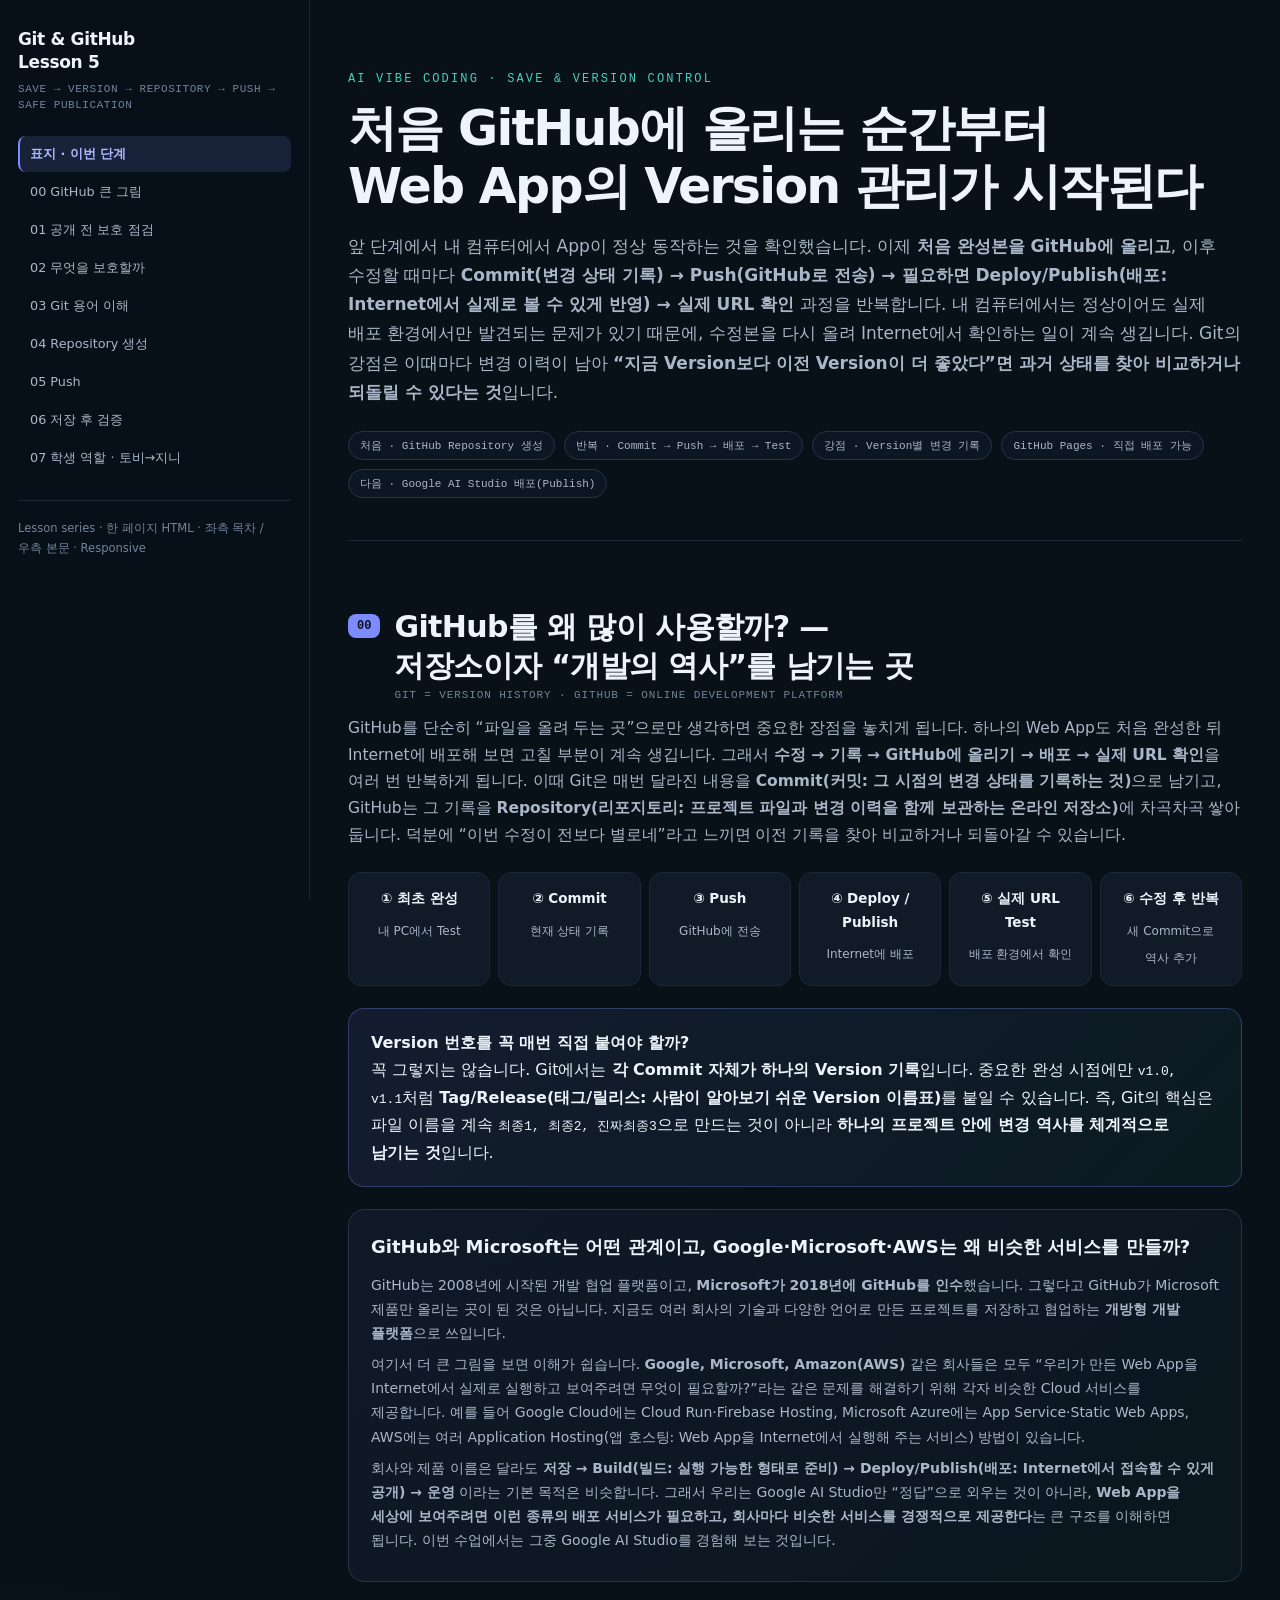
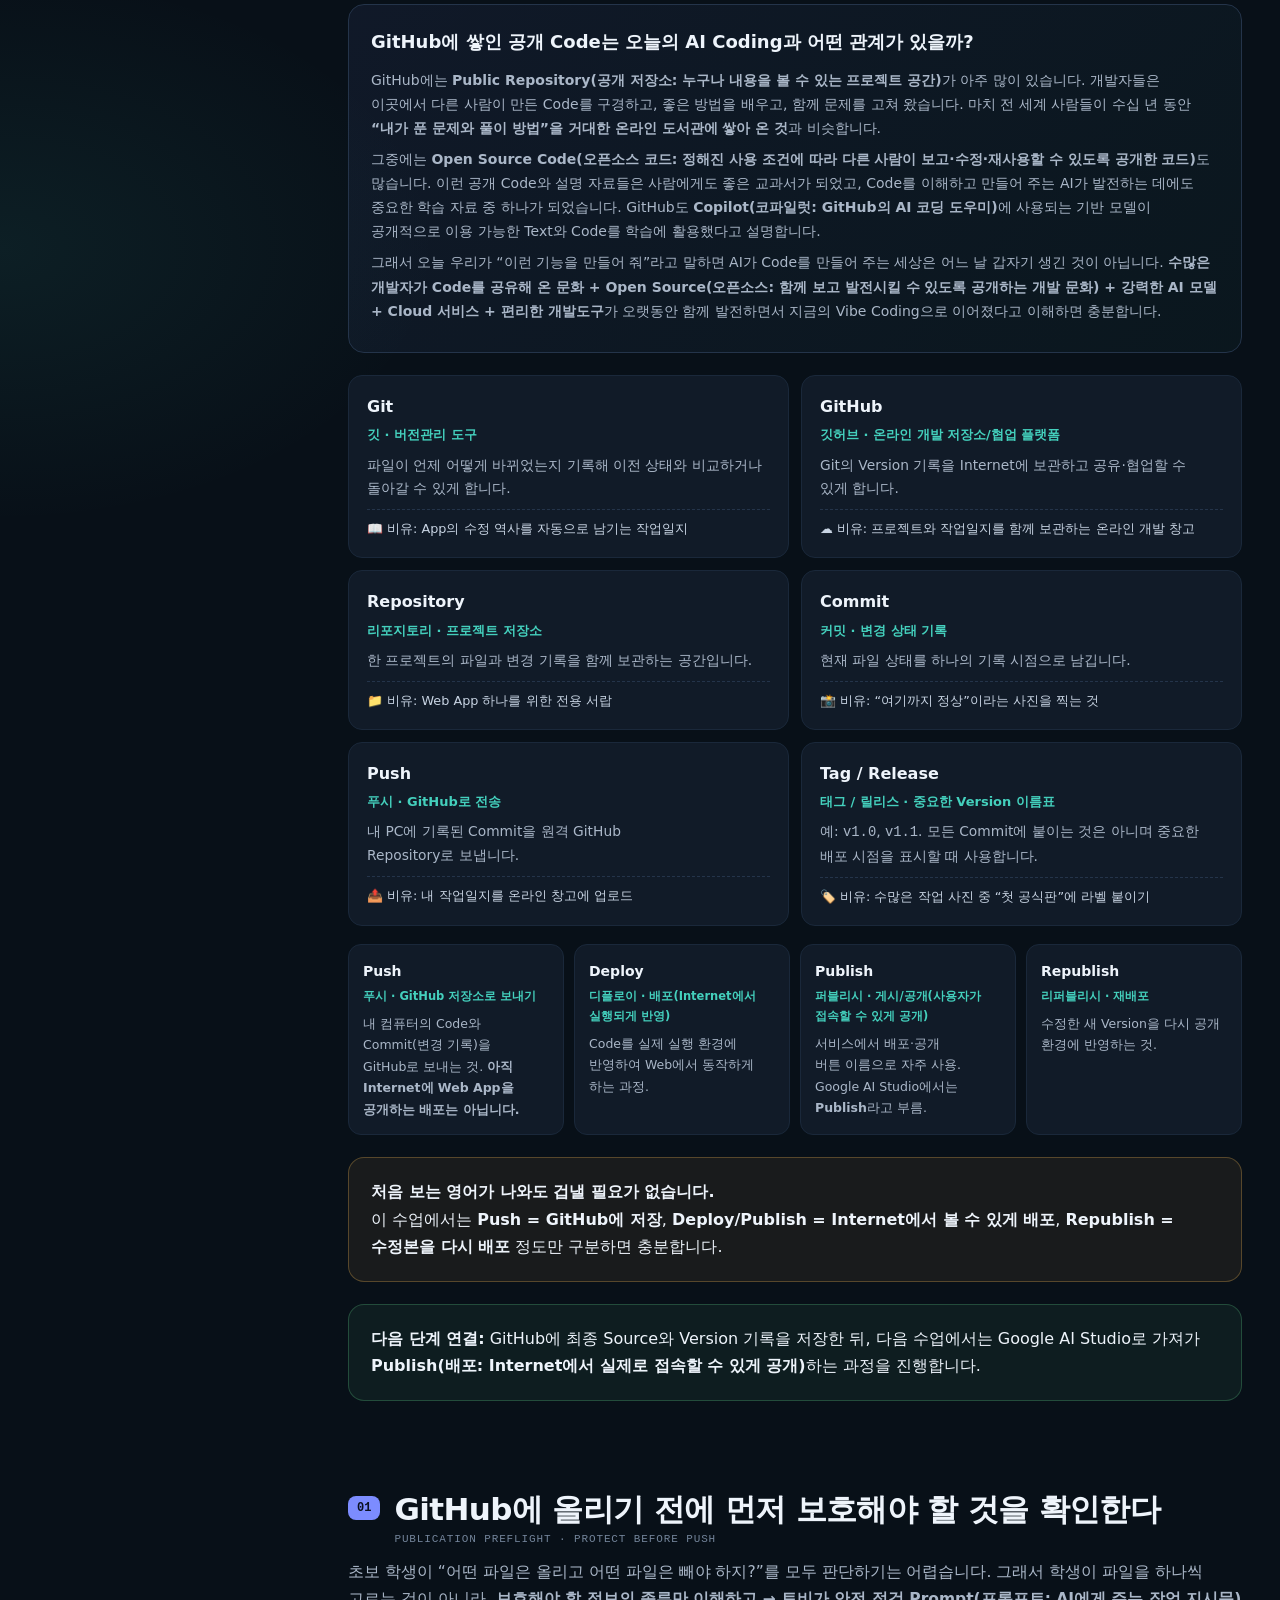
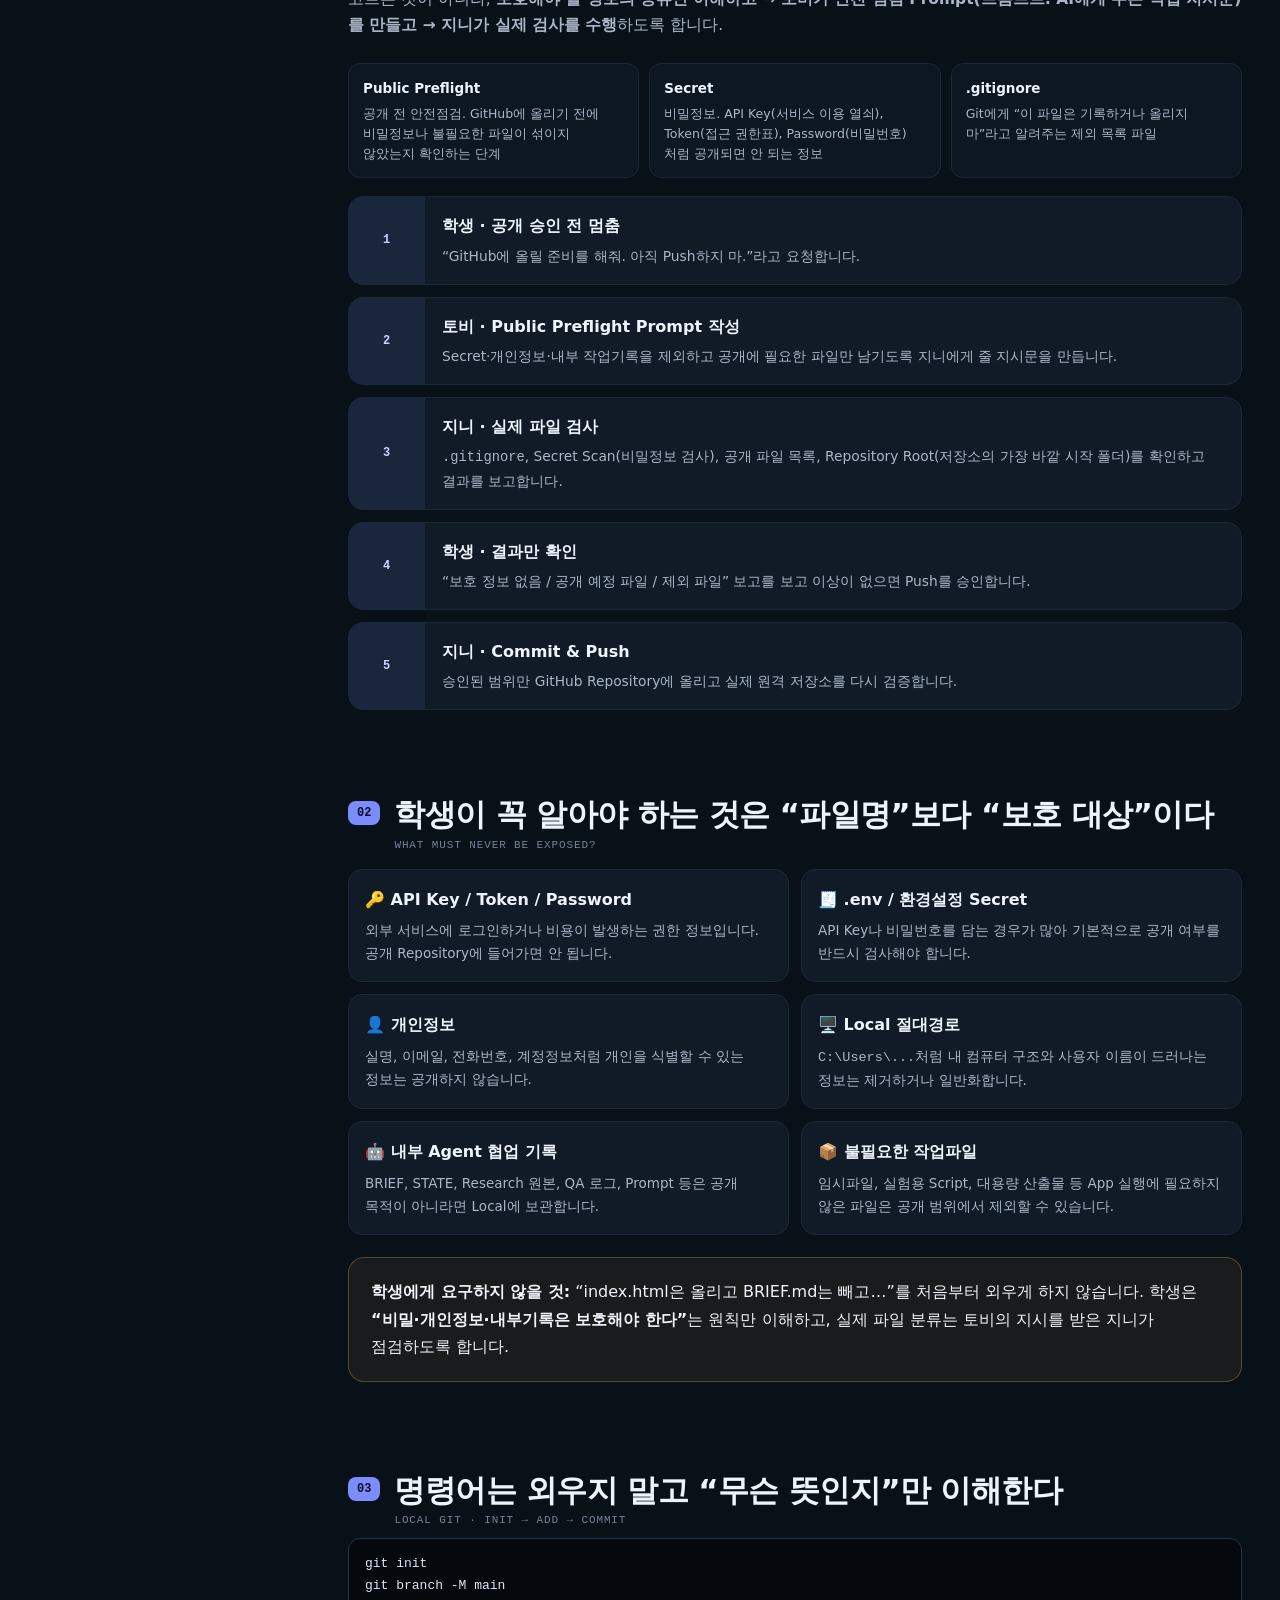
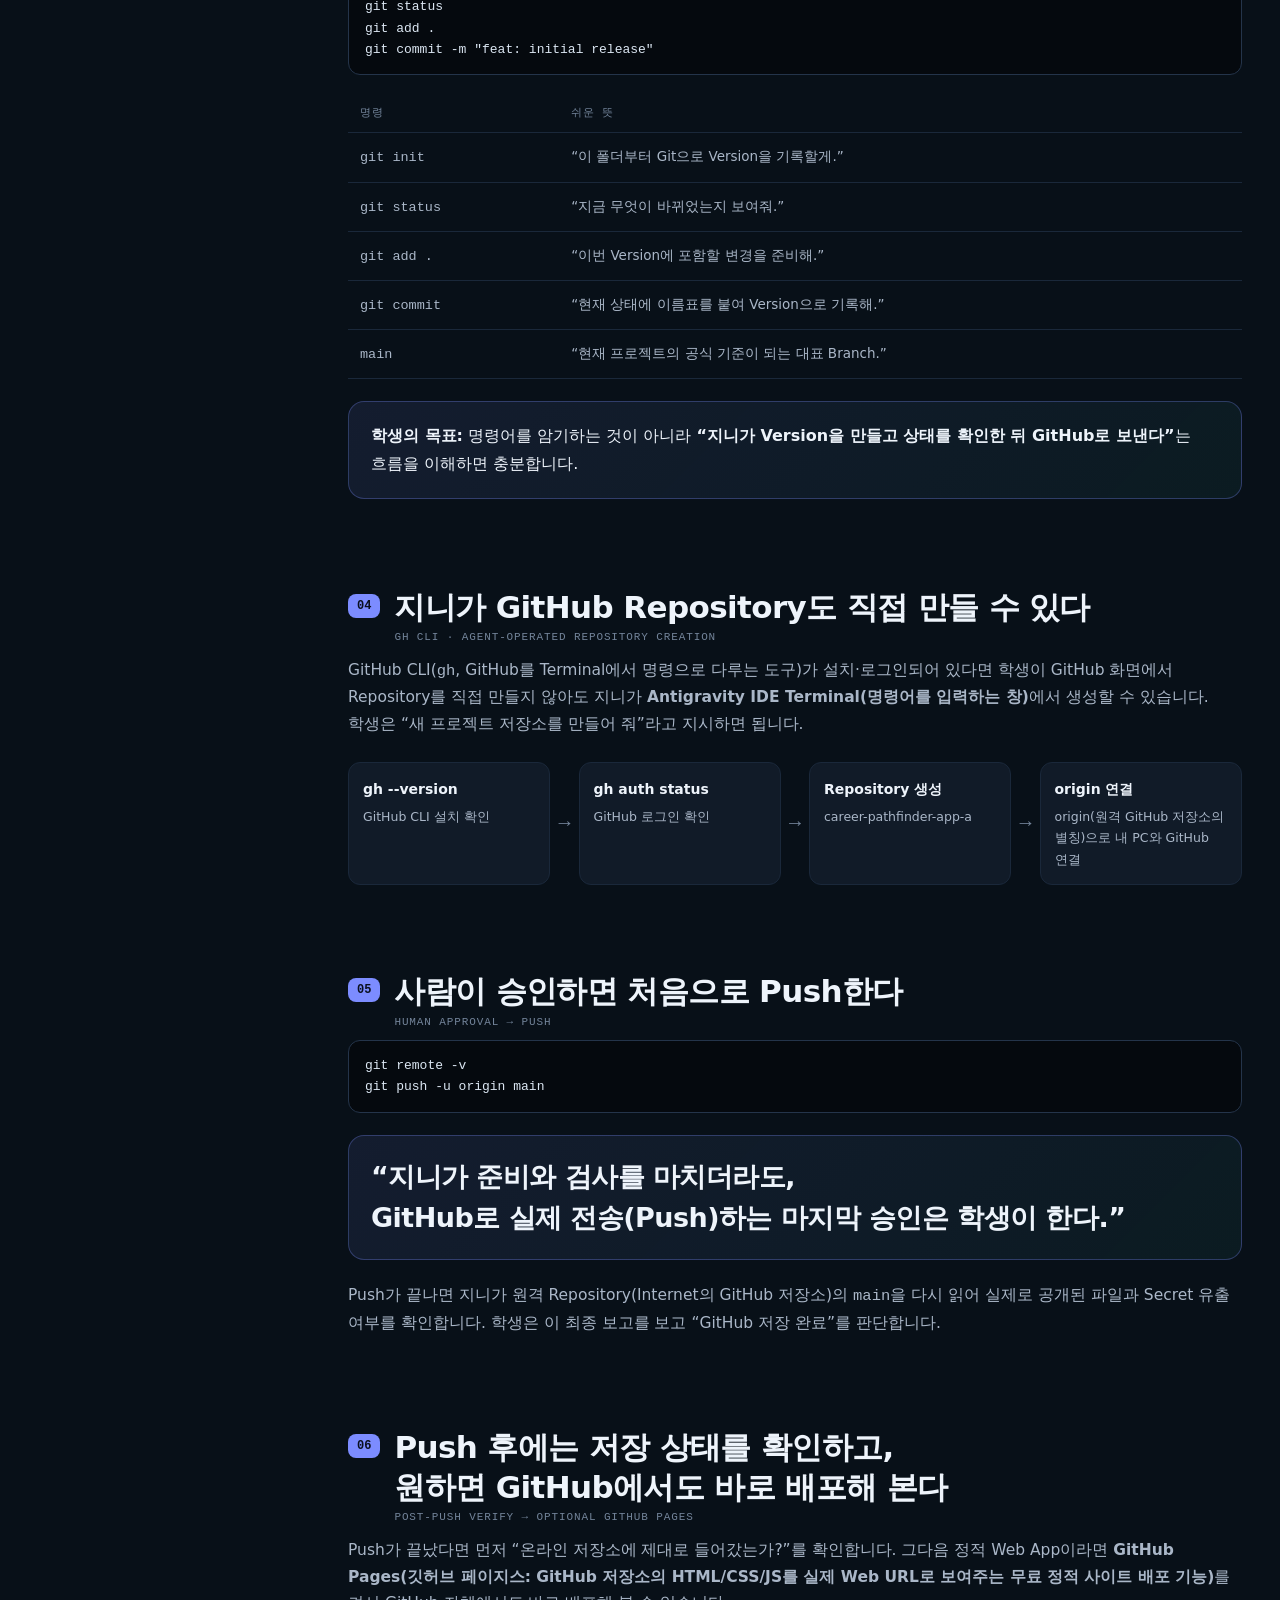
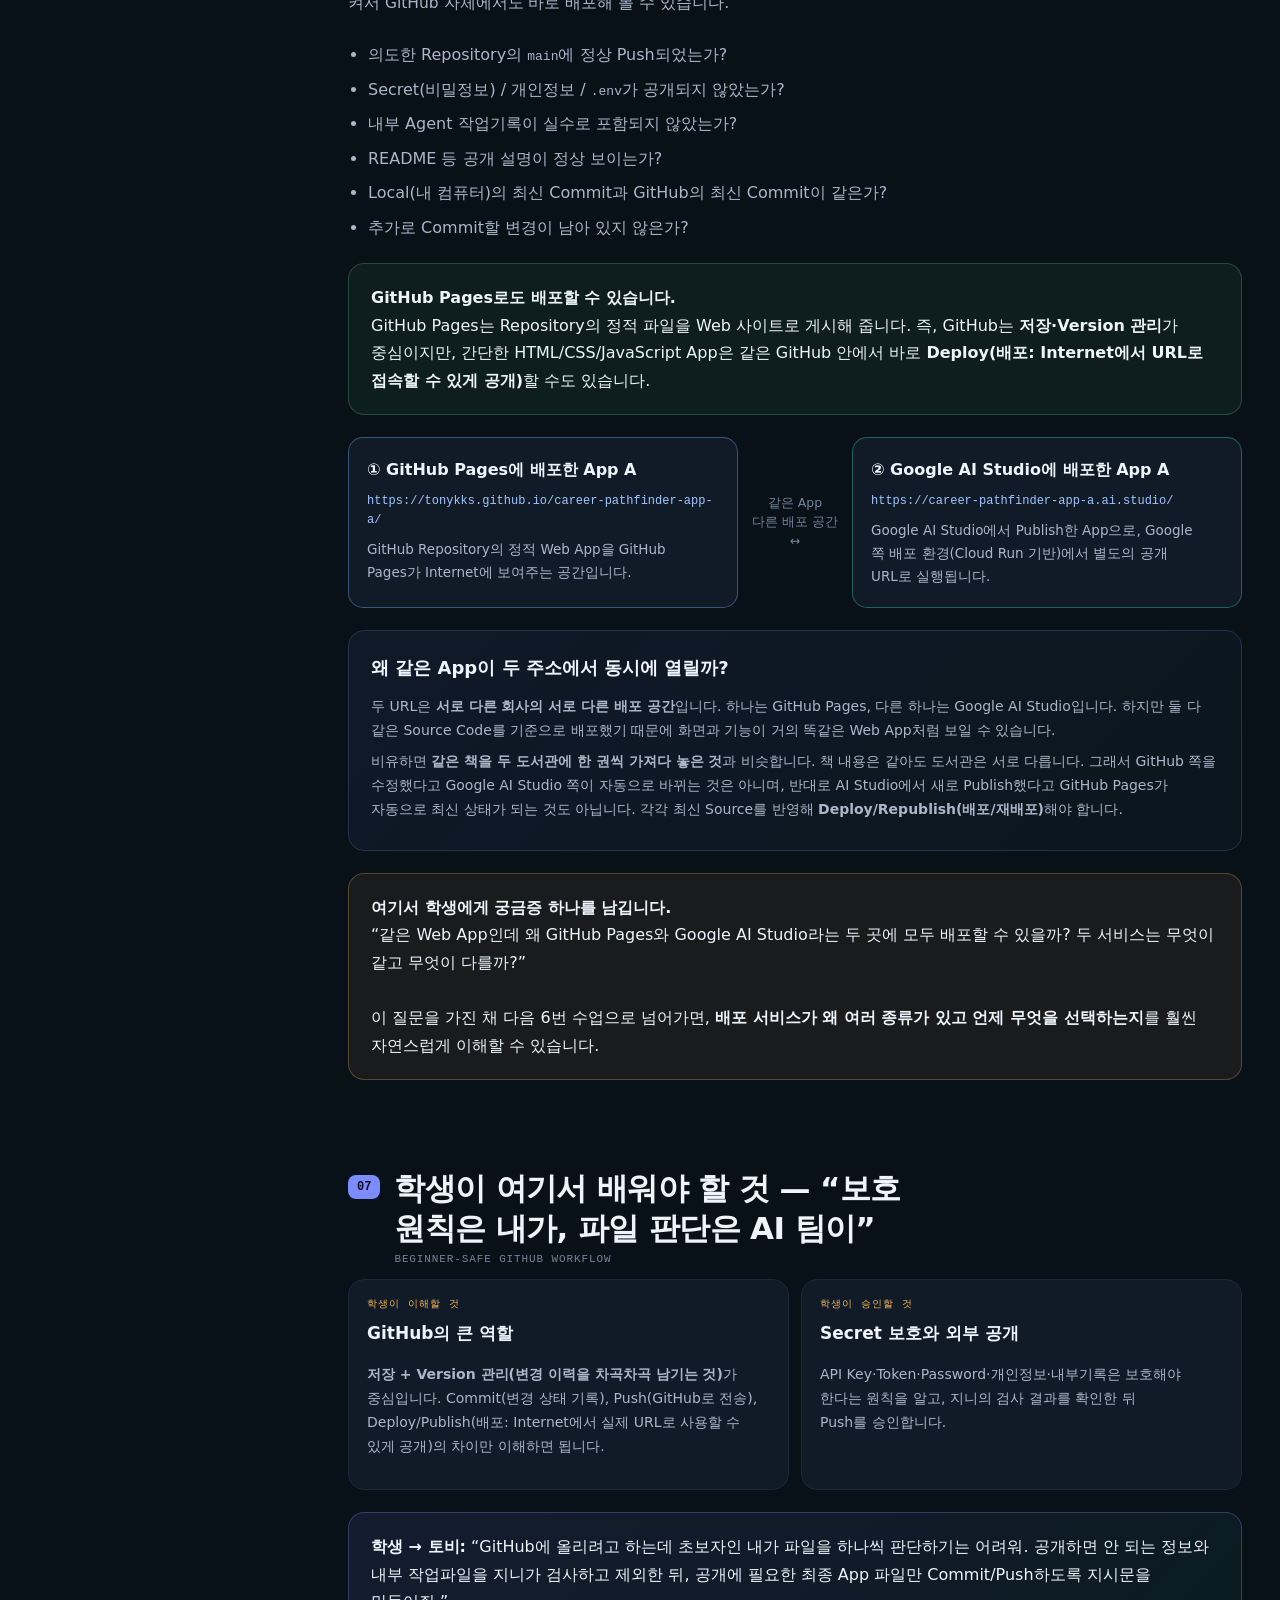
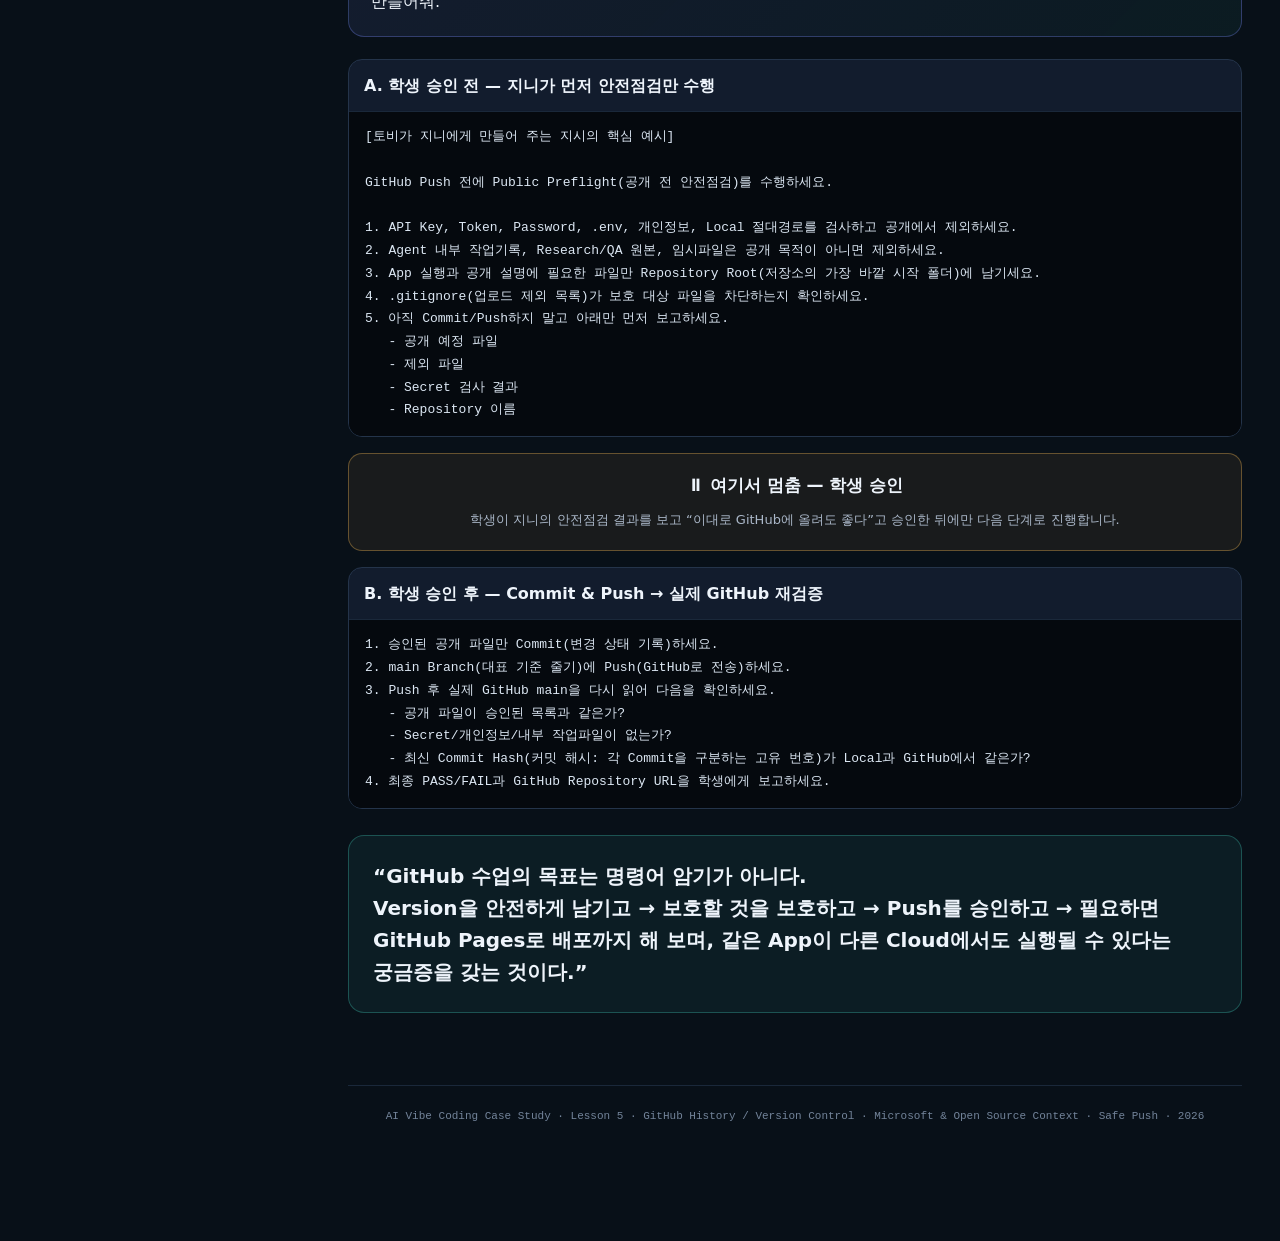
<file: learning/5_Git_GitHub_Push_Lesson-1.html>
<!DOCTYPE html>
<html lang="ko">
<head>
<meta charset="utf-8">
<meta name="viewport" content="width=device-width, initial-scale=1">
<title>Git과 GitHub를 쉽게 이해하기 — 저장·버전관리·Push·배포 개념 | Vibe Coding Lesson 5</title>
<style>
:root{
  --bg:#081018; --panel:#111b28; --panel2:#162235; --line:#24344a; --line2:#1a283a;
  --ink:#eef4fb; --muted:#aab7c8; --dim:#73849a; --accent:#7c8cff; --accent2:#44d0bd;
  --accent3:#f7b955; --ok:#65d58b; --danger:#ff7f7f; --info:#74b6ff; --radius:16px;
  --sans:-apple-system,BlinkMacSystemFont,"Pretendard","Apple SD Gothic Neo","Noto Sans KR","Malgun Gothic",system-ui,sans-serif;
  --mono:ui-monospace,"SFMono-Regular","JetBrains Mono",Menlo,Consolas,monospace;
}
*{box-sizing:border-box}
html{scroll-behavior:smooth}
body{
  margin:0;color:var(--ink);font-family:var(--sans);line-height:1.72;
  background:
    radial-gradient(900px 600px at 85% -10%,rgba(124,140,255,.12),transparent 60%),
    radial-gradient(800px 500px at 0 20%,rgba(68,208,189,.08),transparent 55%),var(--bg);
  word-break:keep-all;
}
a{color:#9fc5ff}
.layout{display:flex;max-width:1640px;margin:0 auto;align-items:flex-start}
.side{
  width:310px;flex:none;position:sticky;top:0;height:100vh;overflow:auto;
  border-right:1px solid var(--line2);background:rgba(8,16,24,.96);padding:28px 18px 90px
}
.brand{font-size:17px;font-weight:850;line-height:1.35;letter-spacing:-.02em}
.brand-sub{font:11px/1.5 var(--mono);color:var(--dim);letter-spacing:.05em;margin:7px 0 22px}
.side nav a{display:block;text-decoration:none;color:var(--muted);font-size:12.8px;padding:7px 10px;border-radius:8px;border-left:2px solid transparent;margin:2px 0}
.side nav a:hover{background:rgba(124,140,255,.10);color:var(--ink)}
.side nav a.active{background:rgba(124,140,255,.14);color:#aeb7ff;border-left-color:var(--accent);font-weight:700}
.side .tiny{margin-top:24px;padding-top:18px;border-top:1px solid var(--line2);font-size:11.5px;color:var(--dim)}
.main{flex:1;min-width:0}
.mobile-nav{display:none;position:sticky;top:0;z-index:20;background:rgba(8,16,24,.92);backdrop-filter:blur(12px);border-bottom:1px solid var(--line2);padding:9px 12px;overflow-x:auto;gap:7px}
.mobile-nav a{flex:0 0 auto;text-decoration:none;font:11.5px var(--mono);color:var(--muted);border:1px solid var(--line);border-radius:999px;padding:6px 10px}
.wrap{max-width:1120px;margin:0 auto;padding:0 38px 120px}
.hero{padding:72px 0 42px;border-bottom:1px solid var(--line2)}
.kicker{font:12px var(--mono);letter-spacing:.18em;text-transform:uppercase;color:var(--accent2);margin:0 0 14px}
h1{font-size:clamp(31px,5vw,49px);line-height:1.18;margin:0 0 16px;letter-spacing:-.035em}
.lede{font-size:17px;color:var(--muted);max-width:100%;margin:0;text-wrap:pretty}
.meta{display:flex;flex-wrap:wrap;gap:9px;margin-top:24px}
.tag{font:11px var(--mono);color:var(--muted);padding:6px 11px;border:1px solid var(--line);border-radius:999px;background:rgba(17,27,40,.7)}
.section{padding-top:66px;scroll-margin-top:24px}
.section-head{display:flex;gap:14px;align-items:flex-start;margin-bottom:12px}
.num{font:700 12px var(--mono);background:var(--accent);color:#0a1020;border-radius:8px;padding:5px 9px;margin-top:7px}
h2{font-size:clamp(23px,3.5vw,31px);line-height:1.3;margin:0;letter-spacing:-.02em}
h3{font-size:17px;margin:0 0 8px}
.sub{font:11px var(--mono);color:var(--dim);letter-spacing:.08em;margin:4px 0 0}
.intro{color:var(--muted);font-size:15.5px;max-width:100%;margin:14px 0 24px;text-wrap:pretty}
.callout{background:linear-gradient(135deg,rgba(124,140,255,.10),rgba(68,208,189,.06));border:1px solid rgba(124,140,255,.30);border-radius:var(--radius);padding:20px 22px;margin:22px 0}
.warn{background:rgba(247,185,85,.07);border-color:rgba(247,185,85,.28)}
.ok{background:rgba(101,213,139,.07);border-color:rgba(101,213,139,.25)}
.statement{font-size:clamp(20px,3vw,27px);line-height:1.55;font-weight:800;letter-spacing:-.02em;margin:0}
.cards{display:grid;grid-template-columns:repeat(2,minmax(0,1fr));gap:12px;margin-top:14px}
.card{background:var(--panel);border:1px solid var(--line2);border-radius:var(--radius);padding:17px 18px}
.card .label{font:10px var(--mono);letter-spacing:.12em;color:var(--accent3);margin-bottom:8px}
.card p,.card li{color:var(--muted);font-size:14px}
.card ul{margin:8px 0 0;padding-left:18px}
.pipeline{display:flex;align-items:stretch;gap:8px;flex-wrap:wrap;margin:20px 0}
.pipe{flex:1 1 135px;background:var(--panel);border:1px solid var(--line2);border-radius:12px;padding:14px;min-height:108px;position:relative}
.pipe b{display:block;color:var(--ink);font-size:14px;margin-bottom:5px}
.pipe span{display:block;color:var(--muted);font-size:12.5px}
.pipe.current{border:1px solid var(--accent2);box-shadow:0 0 0 1px rgba(68,208,189,.15),0 0 28px rgba(68,208,189,.12);background:linear-gradient(180deg,rgba(68,208,189,.10),var(--panel))}
.arrow{align-self:center;color:var(--dim);font:20px var(--mono)}
.cmd{background:#05090e;border:1px solid var(--line);border-radius:12px;padding:14px 16px;margin:10px 0;font:13px/1.65 var(--mono);color:#dce7f3;overflow:auto;white-space:pre-wrap}
.step-list{display:grid;gap:12px;margin:18px 0}
.step{display:grid;grid-template-columns:76px 1fr;border:1px solid var(--line2);border-radius:15px;background:var(--panel);overflow:hidden}
.step .sn{display:flex;align-items:center;justify-content:center;background:rgba(124,140,255,.09);font:800 12px var(--mono);color:#cbd3ff;border-right:1px solid var(--line2);padding:16px 8px}
.step .body{padding:15px 17px}.step .body strong{display:block;margin-bottom:5px}.step .body p{margin:0;color:var(--muted);font-size:13.8px}
.role-grid{display:grid;grid-template-columns:repeat(4,1fr);gap:10px;margin:18px 0}
.role{border:1px solid var(--line2);background:var(--panel);border-radius:14px;padding:15px}
.role .name{font-size:16px;font-weight:850}.role .title{font:10px var(--mono);color:var(--accent2);margin:3px 0 8px}.role p{font-size:12.8px;color:var(--muted);margin:0}
.bridge{display:grid;grid-template-columns:1fr auto 1fr auto 1fr;gap:9px;align-items:center;margin:18px 0}
.bridge .node{border:1px solid var(--line);border-radius:14px;background:var(--panel);padding:16px;text-align:center}
.bridge .node b{display:block;margin-bottom:5px}.bridge .node span{font-size:12px;color:var(--muted)}
.bridge .arr{font-size:21px;color:var(--dim)}
.matrix{width:100%;border-collapse:collapse;margin:18px 0;font-size:13.5px}
.matrix th,.matrix td{padding:12px;border-bottom:1px solid var(--line2);text-align:left;vertical-align:top}
.matrix th{font:11px var(--mono);letter-spacing:.07em;color:var(--dim)}
.matrix td{color:var(--muted)}
.good{color:var(--ok);font-weight:750}.bad{color:var(--danger);font-weight:750}.info{color:var(--info);font-weight:750}
.timeline{position:relative;margin:24px 0;padding-left:26px}
.timeline:before{content:"";position:absolute;left:7px;top:4px;bottom:4px;width:2px;background:var(--line)}
.event{position:relative;border:1px solid var(--line2);background:var(--panel);border-radius:14px;padding:16px 18px;margin:0 0 13px}
.event:before{content:"";position:absolute;left:-24px;top:21px;width:11px;height:11px;border-radius:50%;background:var(--accent);box-shadow:0 0 0 4px var(--bg)}
.event .who{font:700 10px var(--mono);letter-spacing:.1em;color:var(--accent2);margin-bottom:5px}
.event h3{font-size:16px}.event p{font-size:13.5px;color:var(--muted);margin:4px 0}
.event .files{font:11px var(--mono);color:#b9c8d8;margin-top:8px}
.loop{display:grid;grid-template-columns:1fr auto 1fr auto 1fr auto 1fr;gap:8px;align-items:center;margin:18px 0}
.loop .box{border:1px solid var(--line2);background:var(--panel);border-radius:12px;padding:14px;text-align:center}
.loop .box b{display:block;margin-bottom:4px}.loop .box span{font-size:11.8px;color:var(--muted)}
.loop .a{color:var(--dim);font-size:20px}
.final-msg{margin-top:26px;padding:24px;border-radius:16px;border:1px solid rgba(68,208,189,.3);background:rgba(68,208,189,.07)}
.final-msg p{font-size:20px;font-weight:800;margin:0;line-height:1.6}
.check{margin:14px 0 0;padding-left:20px;color:var(--muted)}
.check li{margin:7px 0}
h1,h2,h3,h4,h5,h6{text-wrap:balance}
p,li,th,td,.statement,.final-msg p,.check li,.term p,.protect p{text-wrap:pretty}
.sourcebox{margin-top:24px;border:1px solid var(--line2);border-radius:14px;padding:16px;background:#0d1721}
.sourcebox h3{font-size:14px}.sourcebox li{font-size:12.5px;color:var(--muted);margin:7px 0}
footer{margin-top:72px;padding-top:24px;border-top:1px solid var(--line2);color:var(--dim);font:11px var(--mono);text-align:center}

.term-grid{display:grid;grid-template-columns:repeat(2,minmax(0,1fr));gap:12px;margin:18px 0}
.term{background:var(--panel);border:1px solid var(--line2);border-radius:14px;padding:17px 18px}
.term b{display:block;font-size:16px;margin-bottom:4px}
.term .ko{color:var(--accent2);font-size:13px;font-weight:800;margin-bottom:7px}
.term p{margin:0;color:var(--muted);font-size:13.8px}
.analogy{margin-top:8px;color:#c8d4e3;font-size:12.8px;border-top:1px dashed var(--line);padding-top:8px}
.protect-grid{display:grid;grid-template-columns:repeat(2,minmax(0,1fr));gap:12px;margin:18px 0}
.protect{border:1px solid var(--line2);background:var(--panel);border-radius:14px;padding:16px}
.protect strong{display:block;margin-bottom:6px}
.protect p{margin:0;color:var(--muted);font-size:13.5px}
@media(max-width:720px){.term-grid,.protect-grid{grid-template-columns:1fr}}


.storybox{
  margin:22px 0;
  padding:22px;
  border:1px solid var(--line);
  border-radius:16px;
  background:linear-gradient(135deg,rgba(124,140,255,.07),rgba(68,208,189,.035));
}
.storybox h3{font-size:18px;margin:0 0 10px}
.storybox p{margin:7px 0;color:var(--muted);font-size:14px}
.term-strip{
  display:grid;
  grid-template-columns:repeat(4,minmax(0,1fr));
  gap:10px;
  margin:18px 0;
}
.mini-term{
  background:var(--panel);
  border:1px solid var(--line2);
  border-radius:13px;
  padding:14px;
}
.mini-term b{display:block;font-size:14px;margin-bottom:4px}
.mini-term .kr{font-size:11.5px;color:var(--accent2);font-weight:800;margin-bottom:6px}
.mini-term p{margin:0;color:var(--muted);font-size:12.5px}
.version-loop{
  display:grid;
  grid-template-columns:repeat(6,minmax(0,1fr));
  gap:8px;
  margin:20px 0;
}
.vstep{
  min-height:108px;
  background:var(--panel);
  border:1px solid var(--line2);
  border-radius:13px;
  padding:14px;
  text-align:center;
}
.vstep b{display:block;font-size:13.5px;margin-bottom:5px}
.vstep span{color:var(--muted);font-size:12px}
.version-note{
  margin:12px 0 0;
  color:var(--muted);
  font-size:13px;
}
@media(max-width:900px){
  .term-strip{grid-template-columns:1fr 1fr}
  .version-loop{grid-template-columns:1fr 1fr 1fr}
}
@media(max-width:720px){
  .term-strip,.version-loop{grid-template-columns:1fr}
}


/* Lesson 5: 첫 개념 설명은 넓게 사용해 한쪽에 과도한 여백이 남지 않도록 함 */
#concept .section-head > div{flex:1;min-width:0}
#concept .section-head h2{max-width:none;font-size:clamp(22px,2.7vw,30px)}
#concept .intro{max-width:none;width:100%}
#concept .storybox{width:100%}
#concept .storybox p{max-width:none}
#concept .callout{width:100%}
.jargon-help{
  display:grid;
  grid-template-columns:repeat(3,minmax(0,1fr));
  gap:10px;
  margin:18px 0;
}
.jargon{
  background:#0d1721;
  border:1px solid var(--line2);
  border-radius:12px;
  padding:13px 14px;
}
.jargon b{display:block;font-size:13.5px;margin-bottom:4px}
.jargon p{margin:0;color:var(--muted);font-size:12.5px;line-height:1.6}
@media(max-width:820px){.jargon-help{grid-template-columns:1fr}}


/* Lesson 5: 중요한 설명 박스와 본문이 한쪽에 몰리지 않도록 전체 폭 활용 */
.section > .intro,
.section > .callout,
.section > .final-msg,
.section > .cmd,
.section > .storybox,
.section > .matrix{
  width:100%;
  max-width:none;
}
.section > .callout .statement{
  max-width:none;
  width:100%;
}
.dual-host{
  display:grid;
  grid-template-columns:1fr auto 1fr;
  gap:12px;
  align-items:stretch;
  margin:20px 0;
}
.host-card{
  background:var(--panel);
  border:1px solid var(--line);
  border-radius:15px;
  padding:18px;
}
.host-card b{display:block;font-size:16px;margin-bottom:6px}
.host-card .url{font:12px/1.6 var(--mono);color:#9fc5ff;word-break:break-all;margin:8px 0}
.host-card p{margin:0;color:var(--muted);font-size:13.5px}
.host-card.github{border-color:rgba(116,182,255,.38)}
.host-card.google{border-color:rgba(68,208,189,.38)}
.host-mid{
  align-self:center;
  text-align:center;
  color:var(--dim);
  font-size:12.5px;
  line-height:1.5;
  min-width:90px;
}
.phase{
  margin:16px 0;
  border:1px solid var(--line);
  border-radius:14px;
  overflow:hidden;
}
.phase-title{
  padding:12px 15px;
  background:rgba(124,140,255,.09);
  border-bottom:1px solid var(--line2);
  font-weight:850;
}
.phase-body{
  padding:14px 16px;
  background:#05090e;
  font:13px/1.75 var(--mono);
  color:#dce7f3;
  white-space:pre-wrap;
}
.approval-gate{
  margin:14px 0;
  padding:17px 18px;
  border:1px solid rgba(247,185,85,.35);
  background:rgba(247,185,85,.07);
  border-radius:14px;
  text-align:center;
}
.approval-gate strong{display:block;font-size:17px;margin-bottom:5px}
.approval-gate span{color:var(--muted);font-size:13px}
@media(max-width:820px){
  .dual-host{grid-template-columns:1fr}
  .host-mid{transform:none;min-width:0}
}

@media(max-width:1180px){.side{display:none}.mobile-nav{display:flex}.wrap{padding:0 22px 90px}}
@media(max-width:900px){.role-grid{grid-template-columns:1fr 1fr}.bridge,.loop{grid-template-columns:1fr}.bridge .arr,.loop .a{transform:rotate(90deg);text-align:center}}
@media(max-width:720px){.cards,.role-grid{grid-template-columns:1fr}.hero{padding-top:44px}.wrap{padding-left:15px;padding-right:15px}.arrow{display:none}.step{grid-template-columns:58px 1fr}}
@media(max-width:480px){.pipe{flex:1 1 100%}}
@media print{
 body{background:#fff;color:#111}.side,.mobile-nav{display:none!important}.wrap{max-width:none;padding:0 16mm 18mm}
 .hero{padding-top:10mm}.card,.callout,.pipe,.step,.role,.node,.event,.box,.sourcebox{background:#fff!important;border-color:#bbb!important}
 p,li,.intro,.lede,.card p,.card li,.pipe span,.role p,.matrix td,.event p{color:#333!important}
 h1,h2,h3,.statement,.final-msg p{color:#111!important}.cmd{background:#fff;color:#111;border-color:#bbb}
}
</style>
</head>
<body>
<div class="layout">
<aside class="side">
  <div class="brand">Git & GitHub<br>Lesson 5</div>
  <div class="brand-sub">SAVE → VERSION → REPOSITORY → PUSH → SAFE PUBLICATION</div>
  <nav id="toc">
    <a href="#top">표지 · 이번 단계</a>
    <a href="#concept">00 GitHub 큰 그림</a>
    <a href="#preflight">01 공개 전 보호 점검</a>
    <a href="#publicfiles">02 무엇을 보호할까</a>
    <a href="#gitlocal">03 Git 용어 이해</a>
    <a href="#repo">04 Repository 생성</a>
    <a href="#push">05 Push</a>
    <a href="#postverify">06 저장 후 검증</a>
    <a href="#lesson">07 학생 역할 · 토비→지니</a>
  </nav>
  <div class="tiny">Lesson series · 한 페이지 HTML · 좌측 목차 / 우측 본문 · Responsive</div>
</aside>

<main class="main">
<nav class="mobile-nav"><a href="#concept">Git과 GitHub</a><a href="#preflight">Push 전 Prefl</a><a href="#publicfiles">공개/내부 파일</a><a href="#gitlocal">Local Git(내 컴퓨터의 Git)</a><a href="#repo">Repository 생</a><a href="#push">Push</a><a href="#postverify">Push 후 검증</a></nav>
<div class="wrap">
<header class="hero" id="top">
  <p class="kicker">AI VIBE CODING · SAVE & VERSION CONTROL</p>
  <h1>처음 GitHub에 올리는 순간부터<br>Web App의 Version 관리가 시작된다</h1>
  <p class="lede">
    앞 단계에서 내 컴퓨터에서 App이 정상 동작하는 것을 확인했습니다.
    이제 <strong>처음 완성본을 GitHub에 올리고</strong>, 이후 수정할 때마다
    <strong>Commit(변경 상태 기록) → Push(GitHub로 전송) → 필요하면 Deploy/Publish(배포: Internet에서 실제로 볼 수 있게 반영) → 실제 URL 확인</strong>
    과정을 반복합니다.
    내 컴퓨터에서는 정상이어도 실제 배포 환경에서만 발견되는 문제가 있기 때문에,
    수정본을 다시 올려 Internet에서 확인하는 일이 계속 생깁니다.
    Git의 강점은 이때마다 변경 이력이 남아 <strong>“지금 Version보다 이전 Version이 더 좋았다”면 과거 상태를 찾아 비교하거나 되돌릴 수 있다는 것</strong>입니다.
  </p>
  <div class="meta">
    <span class="tag">처음 · GitHub Repository 생성</span>
    <span class="tag">반복 · Commit → Push → 배포 → Test</span>
    <span class="tag">강점 · Version별 변경 기록</span>
    <span class="tag">GitHub Pages · 직접 배포 가능</span>
    <span class="tag">다음 · Google AI Studio 배포(Publish)</span>
  </div>
</header>


<section class="section" id="concept">
  <div class="section-head"><span class="num">00</span><div><h2>GitHub를 왜 많이 사용할까? — 저장소이자 “개발의 역사”를 남기는 곳</h2><p class="sub">GIT = VERSION HISTORY · GITHUB = ONLINE DEVELOPMENT PLATFORM</p></div></div>

  <p class="intro">
    GitHub를 단순히 “파일을 올려 두는 곳”으로만 생각하면 중요한 장점을 놓치게 됩니다.
    하나의 Web App도 처음 완성한 뒤 Internet에 배포해 보면 고칠 부분이 계속 생깁니다.
    그래서 <strong>수정 → 기록 → GitHub에 올리기 → 배포 → 실제 URL 확인</strong>을 여러 번 반복하게 됩니다.
    이때 Git은 매번 달라진 내용을 <strong>Commit(커밋: 그 시점의 변경 상태를 기록하는 것)</strong>으로 남기고,
    GitHub는 그 기록을 <strong>Repository(리포지토리: 프로젝트 파일과 변경 이력을 함께 보관하는 온라인 저장소)</strong>에 차곡차곡 쌓아 둡니다.
    덕분에 “이번 수정이 전보다 별로네”라고 느끼면 이전 기록을 찾아 비교하거나 되돌아갈 수 있습니다.
  </p>

  <div class="version-loop">
    <div class="vstep"><b>① 최초 완성</b><span>내 PC에서 Test</span></div>
    <div class="vstep"><b>② Commit</b><span>현재 상태 기록</span></div>
    <div class="vstep"><b>③ Push</b><span>GitHub에 전송</span></div>
    <div class="vstep"><b>④ Deploy / Publish</b><span>Internet에 배포</span></div>
    <div class="vstep"><b>⑤ 실제 URL Test</b><span>배포 환경에서 확인</span></div>
    <div class="vstep"><b>⑥ 수정 후 반복</b><span>새 Commit으로 역사 추가</span></div>
  </div>

  <div class="callout">
    <strong>Version 번호를 꼭 매번 직접 붙여야 할까?</strong><br>
    꼭 그렇지는 않습니다. Git에서는 <strong>각 Commit 자체가 하나의 Version 기록</strong>입니다.
    중요한 완성 시점에만 <code>v1.0</code>, <code>v1.1</code>처럼
    <strong>Tag/Release(태그/릴리스: 사람이 알아보기 쉬운 Version 이름표)</strong>를 붙일 수 있습니다.
    즉, Git의 핵심은 파일 이름을 계속 <code>최종1, 최종2, 진짜최종3</code>으로 만드는 것이 아니라
    <strong>하나의 프로젝트 안에 변경 역사를 체계적으로 남기는 것</strong>입니다.
  </div>

  <div class="storybox">
    <h3>GitHub와 Microsoft는 어떤 관계이고, Google·Microsoft·AWS는 왜 비슷한 서비스를 만들까?</h3>
    <p>
      GitHub는 2008년에 시작된 개발 협업 플랫폼이고, <strong>Microsoft가 2018년에 GitHub를 인수</strong>했습니다.
      그렇다고 GitHub가 Microsoft 제품만 올리는 곳이 된 것은 아닙니다.
      지금도 여러 회사의 기술과 다양한 언어로 만든 프로젝트를 저장하고 협업하는 <strong>개방형 개발 플랫폼</strong>으로 쓰입니다.
    </p>
    <p>
      여기서 더 큰 그림을 보면 이해가 쉽습니다.
      <strong>Google, Microsoft, Amazon(AWS)</strong> 같은 회사들은 모두
      “우리가 만든 Web App을 Internet에서 실제로 실행하고 보여주려면 무엇이 필요할까?”라는 같은 문제를 해결하기 위해
      각자 비슷한 Cloud 서비스를 제공합니다.
      예를 들어 Google Cloud에는 Cloud Run·Firebase Hosting,
      Microsoft Azure에는 App Service·Static Web Apps,
      AWS에는 여러 Application Hosting(앱 호스팅: Web App을 Internet에서 실행해 주는 서비스) 방법이 있습니다.
    </p>
    <p>
      회사와 제품 이름은 달라도 <strong>저장 → Build(빌드: 실행 가능한 형태로 준비) → Deploy/Publish(배포: Internet에서 접속할 수 있게 공개) → 운영</strong>
      이라는 기본 목적은 비슷합니다.
      그래서 우리는 Google AI Studio만 “정답”으로 외우는 것이 아니라,
      <strong>Web App을 세상에 보여주려면 이런 종류의 배포 서비스가 필요하고, 회사마다 비슷한 서비스를 경쟁적으로 제공한다</strong>는 큰 구조를 이해하면 됩니다.
      이번 수업에서는 그중 Google AI Studio를 경험해 보는 것입니다.
    </p>
  </div>

  <div class="storybox">
    <h3>GitHub에 쌓인 공개 Code는 오늘의 AI Coding과 어떤 관계가 있을까?</h3>
    <p>
      GitHub에는 <strong>Public Repository(공개 저장소: 누구나 내용을 볼 수 있는 프로젝트 공간)</strong>가 아주 많이 있습니다.
      개발자들은 이곳에서 다른 사람이 만든 Code를 구경하고, 좋은 방법을 배우고, 함께 문제를 고쳐 왔습니다.
      마치 전 세계 사람들이 수십 년 동안 <strong>“내가 푼 문제와 풀이 방법”을 거대한 온라인 도서관에 쌓아 온 것</strong>과 비슷합니다.
    </p>
    <p>
      그중에는 <strong>Open Source Code(오픈소스 코드: 정해진 사용 조건에 따라 다른 사람이 보고·수정·재사용할 수 있도록 공개한 코드)</strong>도 많습니다.
      이런 공개 Code와 설명 자료들은 사람에게도 좋은 교과서가 되었고,
      Code를 이해하고 만들어 주는 AI가 발전하는 데에도 중요한 학습 자료 중 하나가 되었습니다.
      GitHub도 <strong>Copilot(코파일럿: GitHub의 AI 코딩 도우미)</strong>에 사용되는 기반 모델이 공개적으로 이용 가능한 Text와 Code를 학습에 활용했다고 설명합니다.
    </p>
    <p>
      그래서 오늘 우리가 “이런 기능을 만들어 줘”라고 말하면 AI가 Code를 만들어 주는 세상은
      어느 날 갑자기 생긴 것이 아닙니다.
      <strong>수많은 개발자가 Code를 공유해 온 문화 + Open Source(오픈소스: 함께 보고 발전시킬 수 있도록 공개하는 개발 문화) + 강력한 AI 모델 + Cloud 서비스 + 편리한 개발도구</strong>가
      오랫동안 함께 발전하면서 지금의 Vibe Coding으로 이어졌다고 이해하면 충분합니다.
    </p>
  </div>

  <div class="term-grid">
    <div class="term"><b>Git</b><div class="ko">깃 · 버전관리 도구</div><p>파일이 언제 어떻게 바뀌었는지 기록해 이전 상태와 비교하거나 돌아갈 수 있게 합니다.</p><div class="analogy">📖 비유: App의 수정 역사를 자동으로 남기는 작업일지</div></div>
    <div class="term"><b>GitHub</b><div class="ko">깃허브 · 온라인 개발 저장소/협업 플랫폼</div><p>Git의 Version 기록을 Internet에 보관하고 공유·협업할 수 있게 합니다.</p><div class="analogy">☁️ 비유: 프로젝트와 작업일지를 함께 보관하는 온라인 개발 창고</div></div>
    <div class="term"><b>Repository</b><div class="ko">리포지토리 · 프로젝트 저장소</div><p>한 프로젝트의 파일과 변경 기록을 함께 보관하는 공간입니다.</p><div class="analogy">📁 비유: Web App 하나를 위한 전용 서랍</div></div>
    <div class="term"><b>Commit</b><div class="ko">커밋 · 변경 상태 기록</div><p>현재 파일 상태를 하나의 기록 시점으로 남깁니다.</p><div class="analogy">📸 비유: “여기까지 정상”이라는 사진을 찍는 것</div></div>
    <div class="term"><b>Push</b><div class="ko">푸시 · GitHub로 전송</div><p>내 PC에 기록된 Commit을 원격 GitHub Repository로 보냅니다.</p><div class="analogy">📤 비유: 내 작업일지를 온라인 창고에 업로드</div></div>
    <div class="term"><b>Tag / Release</b><div class="ko">태그 / 릴리스 · 중요한 Version 이름표</div><p>예: <code>v1.0</code>, <code>v1.1</code>. 모든 Commit에 붙이는 것은 아니며 중요한 배포 시점을 표시할 때 사용합니다.</p><div class="analogy">🏷️ 비유: 수많은 작업 사진 중 “첫 공식판”에 라벨 붙이기</div></div>
  </div>

  <div class="term-strip">
    <div class="mini-term">
      <b>Push</b><div class="kr">푸시 · GitHub 저장소로 보내기</div>
      <p>내 컴퓨터의 Code와 Commit(변경 기록)을 GitHub로 보내는 것. <strong>아직 Internet에 Web App을 공개하는 배포는 아닙니다.</strong></p>
    </div>
    <div class="mini-term">
      <b>Deploy</b><div class="kr">디플로이 · 배포(Internet에서 실행되게 반영)</div>
      <p>Code를 실제 실행 환경에 반영하여 Web에서 동작하게 하는 과정.</p>
    </div>
    <div class="mini-term">
      <b>Publish</b><div class="kr">퍼블리시 · 게시/공개(사용자가 접속할 수 있게 공개)</div>
      <p>서비스에서 배포·공개 버튼 이름으로 자주 사용. Google AI Studio에서는 <strong>Publish</strong>라고 부름.</p>
    </div>
    <div class="mini-term">
      <b>Republish</b><div class="kr">리퍼블리시 · 재배포</div>
      <p>수정한 새 Version을 다시 공개 환경에 반영하는 것.</p>
    </div>
  </div>

  <div class="callout warn">
    <strong>처음 보는 영어가 나와도 겁낼 필요가 없습니다.</strong><br>
    이 수업에서는 <strong>Push = GitHub에 저장</strong>,
    <strong>Deploy/Publish = Internet에서 볼 수 있게 배포</strong>,
    <strong>Republish = 수정본을 다시 배포</strong> 정도만 구분하면 충분합니다.
  </div>

  <div class="callout ok">
    <strong>다음 단계 연결:</strong>
    GitHub에 최종 Source와 Version 기록을 저장한 뒤,
    다음 수업에서는 Google AI Studio로 가져가 <strong>Publish(배포: Internet에서 실제로 접속할 수 있게 공개)</strong>하는 과정을 진행합니다.
  </div>
</section>

<section class="section" id="preflight">
  <div class="section-head"><span class="num">01</span><div><h2>GitHub에 올리기 전에 먼저 보호해야 할 것을 확인한다</h2><p class="sub">PUBLICATION PREFLIGHT · PROTECT BEFORE PUSH</p></div></div>
  <p class="intro">
    초보 학생이 “어떤 파일은 올리고 어떤 파일은 빼야 하지?”를 모두 판단하기는 어렵습니다.
    그래서 학생이 파일을 하나씩 고르는 것이 아니라,
    <strong>보호해야 할 정보의 종류만 이해하고 → 토비가 안전 점검 Prompt(프롬프트: AI에게 주는 작업 지시문)를 만들고 → 지니가 실제 검사를 수행</strong>하도록 합니다.
  </p>

  <div class="jargon-help">
    <div class="jargon"><b>Public Preflight</b><p>공개 전 안전점검. GitHub에 올리기 전에 비밀정보나 불필요한 파일이 섞이지 않았는지 확인하는 단계</p></div>
    <div class="jargon"><b>Secret</b><p>비밀정보. API Key(서비스 이용 열쇠), Token(접근 권한표), Password(비밀번호)처럼 공개되면 안 되는 정보</p></div>
    <div class="jargon"><b>.gitignore</b><p>Git에게 “이 파일은 기록하거나 올리지 마”라고 알려주는 제외 목록 파일</p></div>
  </div>
  <div class="step-list">
    <div class="step"><div class="sn">1</div><div class="body"><strong>학생 · 공개 승인 전 멈춤</strong><p>“GitHub에 올릴 준비를 해줘. 아직 Push하지 마.”라고 요청합니다.</p></div></div>
    <div class="step"><div class="sn">2</div><div class="body"><strong>토비 · Public Preflight Prompt 작성</strong><p>Secret·개인정보·내부 작업기록을 제외하고 공개에 필요한 파일만 남기도록 지니에게 줄 지시문을 만듭니다.</p></div></div>
    <div class="step"><div class="sn">3</div><div class="body"><strong>지니 · 실제 파일 검사</strong><p><code>.gitignore</code>, Secret Scan(비밀정보 검사), 공개 파일 목록, Repository Root(저장소의 가장 바깥 시작 폴더)를 확인하고 결과를 보고합니다.</p></div></div>
    <div class="step"><div class="sn">4</div><div class="body"><strong>학생 · 결과만 확인</strong><p>“보호 정보 없음 / 공개 예정 파일 / 제외 파일” 보고를 보고 이상이 없으면 Push를 승인합니다.</p></div></div>
    <div class="step"><div class="sn">5</div><div class="body"><strong>지니 · Commit & Push</strong><p>승인된 범위만 GitHub Repository에 올리고 실제 원격 저장소를 다시 검증합니다.</p></div></div>
  </div>
</section>

<section class="section" id="publicfiles">
  <div class="section-head"><span class="num">02</span><div><h2>학생이 꼭 알아야 하는 것은 “파일명”보다 “보호 대상”이다</h2><p class="sub">WHAT MUST NEVER BE EXPOSED?</p></div></div>
  <div class="protect-grid">
    <div class="protect"><strong>🔑 API Key / Token / Password</strong><p>외부 서비스에 로그인하거나 비용이 발생하는 권한 정보입니다. 공개 Repository에 들어가면 안 됩니다.</p></div>
    <div class="protect"><strong>🧾 .env / 환경설정 Secret</strong><p>API Key나 비밀번호를 담는 경우가 많아 기본적으로 공개 여부를 반드시 검사해야 합니다.</p></div>
    <div class="protect"><strong>👤 개인정보</strong><p>실명, 이메일, 전화번호, 계정정보처럼 개인을 식별할 수 있는 정보는 공개하지 않습니다.</p></div>
    <div class="protect"><strong>🖥️ Local 절대경로</strong><p><code>C:\Users\...</code>처럼 내 컴퓨터 구조와 사용자 이름이 드러나는 정보는 제거하거나 일반화합니다.</p></div>
    <div class="protect"><strong>🤖 내부 Agent 협업 기록</strong><p>BRIEF, STATE, Research 원본, QA 로그, Prompt 등은 공개 목적이 아니라면 Local에 보관합니다.</p></div>
    <div class="protect"><strong>📦 불필요한 작업파일</strong><p>임시파일, 실험용 Script, 대용량 산출물 등 App 실행에 필요하지 않은 파일은 공개 범위에서 제외할 수 있습니다.</p></div>
  </div>
  <div class="callout warn">
    <strong>학생에게 요구하지 않을 것:</strong>
    “index.html은 올리고 BRIEF.md는 빼고…”를 처음부터 외우게 하지 않습니다.
    학생은 <strong>“비밀·개인정보·내부기록은 보호해야 한다”</strong>는 원칙만 이해하고,
    실제 파일 분류는 토비의 지시를 받은 지니가 점검하도록 합니다.
  </div>
</section>

<section class="section" id="gitlocal">
  <div class="section-head"><span class="num">03</span><div><h2>명령어는 외우지 말고 “무슨 뜻인지”만 이해한다</h2><p class="sub">LOCAL GIT · INIT → ADD → COMMIT</p></div></div>
  <div class="cmd">git init
git branch -M main
git status
git add .
git commit -m "feat: initial release"</div>
  <table class="matrix">
    <thead><tr><th>명령</th><th>쉬운 뜻</th></tr></thead>
    <tbody>
      <tr><td><code>git init</code></td><td>“이 폴더부터 Git으로 Version을 기록할게.”</td></tr>
      <tr><td><code>git status</code></td><td>“지금 무엇이 바뀌었는지 보여줘.”</td></tr>
      <tr><td><code>git add .</code></td><td>“이번 Version에 포함할 변경을 준비해.”</td></tr>
      <tr><td><code>git commit</code></td><td>“현재 상태에 이름표를 붙여 Version으로 기록해.”</td></tr>
      <tr><td><code>main</code></td><td>“현재 프로젝트의 공식 기준이 되는 대표 Branch.”</td></tr>
    </tbody>
  </table>
  <div class="callout"><strong>학생의 목표:</strong> 명령어를 암기하는 것이 아니라 <strong>“지니가 Version을 만들고 상태를 확인한 뒤 GitHub로 보낸다”</strong>는 흐름을 이해하면 충분합니다.</div>
</section>

<section class="section" id="repo">
  <div class="section-head"><span class="num">04</span><div><h2>지니가 GitHub Repository도 직접 만들 수 있다</h2><p class="sub">GH CLI · AGENT-OPERATED REPOSITORY CREATION</p></div></div>
  <p class="intro">GitHub CLI(<code>gh</code>, GitHub를 Terminal에서 명령으로 다루는 도구)가 설치·로그인되어 있다면 학생이 GitHub 화면에서 Repository를 직접 만들지 않아도 지니가 <strong>Antigravity IDE Terminal(명령어를 입력하는 창)</strong>에서 생성할 수 있습니다. 학생은 “새 프로젝트 저장소를 만들어 줘”라고 지시하면 됩니다.</p>
  <div class="pipeline">
    <div class="pipe"><b>gh --version</b><span>GitHub CLI 설치 확인</span></div><div class="arrow">→</div>
    <div class="pipe"><b>gh auth status</b><span>GitHub 로그인 확인</span></div><div class="arrow">→</div>
    <div class="pipe"><b>Repository 생성</b><span>career-pathfinder-app-a</span></div><div class="arrow">→</div>
    <div class="pipe"><b>origin 연결</b><span>origin(원격 GitHub 저장소의 별칭)으로 내 PC와 GitHub 연결</span></div>
  </div>
</section>

<section class="section" id="push">
  <div class="section-head"><span class="num">05</span><div><h2>사람이 승인하면 처음으로 Push한다</h2><p class="sub">HUMAN APPROVAL → PUSH</p></div></div>
  <div class="cmd">git remote -v
git push -u origin main</div>
  <div class="callout"><p class="statement">“지니가 준비와 검사를 마치더라도,<br><strong>GitHub로 실제 전송(Push)하는 마지막 승인은 학생이 한다.</strong>”</p></div>
  <p class="intro">Push가 끝나면 지니가 원격 Repository(Internet의 GitHub 저장소)의 <code>main</code>을 다시 읽어 실제로 공개된 파일과 Secret 유출 여부를 확인합니다. 학생은 이 최종 보고를 보고 “GitHub 저장 완료”를 판단합니다.</p>
</section>

<section class="section" id="postverify">
  <div class="section-head"><span class="num">06</span><div><h2>Push 후에는 저장 상태를 확인하고, 원하면 GitHub에서도 바로 배포해 본다</h2><p class="sub">POST-PUSH VERIFY → OPTIONAL GITHUB PAGES</p></div></div>

  <p class="intro">
    Push가 끝났다면 먼저 “온라인 저장소에 제대로 들어갔는가?”를 확인합니다.
    그다음 정적 Web App이라면 <strong>GitHub Pages(깃허브 페이지스: GitHub 저장소의 HTML/CSS/JS를 실제 Web URL로 보여주는 무료 정적 사이트 배포 기능)</strong>를 켜서
    GitHub 자체에서도 바로 배포해 볼 수 있습니다.
  </p>

  <ul class="check">
    <li>의도한 Repository의 <code>main</code>에 정상 Push되었는가?</li>
    <li>Secret(비밀정보) / 개인정보 / <code>.env</code>가 공개되지 않았는가?</li>
    <li>내부 Agent 작업기록이 실수로 포함되지 않았는가?</li>
    <li>README 등 공개 설명이 정상 보이는가?</li>
    <li>Local(내 컴퓨터)의 최신 Commit과 GitHub의 최신 Commit이 같은가?</li>
    <li>추가로 Commit할 변경이 남아 있지 않은가?</li>
  </ul>

  <div class="callout ok">
    <strong>GitHub Pages로도 배포할 수 있습니다.</strong><br>
    GitHub Pages는 Repository의 정적 파일을 Web 사이트로 게시해 줍니다.
    즉, GitHub는 <strong>저장·Version 관리</strong>가 중심이지만,
    간단한 HTML/CSS/JavaScript App은 같은 GitHub 안에서 바로 <strong>Deploy(배포: Internet에서 URL로 접속할 수 있게 공개)</strong>할 수도 있습니다.
  </div>

  <div class="dual-host">
    <div class="host-card github">
      <b>① GitHub Pages에 배포한 App A</b>
      <div class="url">https://tonykks.github.io/career-pathfinder-app-a/</div>
      <p>GitHub Repository의 정적 Web App을 GitHub Pages가 Internet에 보여주는 공간입니다.</p>
    </div>

    <div class="host-mid">같은 App<br>다른 배포 공간<br>↔</div>

    <div class="host-card google">
      <b>② Google AI Studio에 배포한 App A</b>
      <div class="url">https://career-pathfinder-app-a.ai.studio/</div>
      <p>Google AI Studio에서 Publish한 App으로, Google 쪽 배포 환경(Cloud Run 기반)에서 별도의 공개 URL로 실행됩니다.</p>
    </div>
  </div>

  <div class="storybox">
    <h3>왜 같은 App이 두 주소에서 동시에 열릴까?</h3>
    <p>
      두 URL은 <strong>서로 다른 회사의 서로 다른 배포 공간</strong>입니다.
      하나는 GitHub Pages, 다른 하나는 Google AI Studio입니다.
      하지만 둘 다 같은 Source Code를 기준으로 배포했기 때문에
      화면과 기능이 거의 똑같은 Web App처럼 보일 수 있습니다.
    </p>
    <p>
      비유하면 <strong>같은 책을 두 도서관에 한 권씩 가져다 놓은 것</strong>과 비슷합니다.
      책 내용은 같아도 도서관은 서로 다릅니다.
      그래서 GitHub 쪽을 수정했다고 Google AI Studio 쪽이 자동으로 바뀌는 것은 아니며,
      반대로 AI Studio에서 새로 Publish했다고 GitHub Pages가 자동으로 최신 상태가 되는 것도 아닙니다.
      각각 최신 Source를 반영해 <strong>Deploy/Republish(배포/재배포)</strong>해야 합니다.
    </p>
  </div>

  <div class="callout warn">
    <strong>여기서 학생에게 궁금증 하나를 남깁니다.</strong><br>
    “같은 Web App인데 왜 GitHub Pages와 Google AI Studio라는 두 곳에 모두 배포할 수 있을까?
    두 서비스는 무엇이 같고 무엇이 다를까?”
    <br><br>
    이 질문을 가진 채 다음 6번 수업으로 넘어가면,
    <strong>배포 서비스가 왜 여러 종류가 있고 언제 무엇을 선택하는지</strong>를 훨씬 자연스럽게 이해할 수 있습니다.
  </div>
</section>

<section class="section" id="lesson">
  <div class="section-head"><span class="num">07</span><div><h2>학생이 여기서 배워야 할 것 — “보호 원칙은 내가, 파일 판단은 AI 팀이”</h2><p class="sub">BEGINNER-SAFE GITHUB WORKFLOW</p></div></div>
  <div class="cards">
    <div class="card"><div class="label">학생이 이해할 것</div><h3>GitHub의 큰 역할</h3><p><strong>저장 + Version 관리(변경 이력을 차곡차곡 남기는 것)</strong>가 중심입니다. Commit(변경 상태 기록), Push(GitHub로 전송), Deploy/Publish(배포: Internet에서 실제 URL로 사용할 수 있게 공개)의 차이만 이해하면 됩니다.</p></div>
    <div class="card"><div class="label">학생이 승인할 것</div><h3>Secret 보호와 외부 공개</h3><p>API Key·Token·Password·개인정보·내부기록은 보호해야 한다는 원칙을 알고, 지니의 검사 결과를 확인한 뒤 Push를 승인합니다.</p></div>
  </div>

  <div class="callout">
    <strong>학생 → 토비:</strong> “GitHub에 올리려고 하는데 초보자인 내가 파일을 하나씩 판단하기는 어려워.
    공개하면 안 되는 정보와 내부 작업파일을 지니가 검사하고 제외한 뒤, 공개에 필요한 최종 App 파일만 Commit/Push하도록 지시문을 만들어줘.”
  </div>

  <div class="phase">
    <div class="phase-title">A. 학생 승인 전 — 지니가 먼저 안전점검만 수행</div>
    <div class="phase-body">[토비가 지니에게 만들어 주는 지시의 핵심 예시]

GitHub Push 전에 Public Preflight(공개 전 안전점검)를 수행하세요.

1. API Key, Token, Password, .env, 개인정보, Local 절대경로를 검사하고 공개에서 제외하세요.
2. Agent 내부 작업기록, Research/QA 원본, 임시파일은 공개 목적이 아니면 제외하세요.
3. App 실행과 공개 설명에 필요한 파일만 Repository Root(저장소의 가장 바깥 시작 폴더)에 남기세요.
4. .gitignore(업로드 제외 목록)가 보호 대상 파일을 차단하는지 확인하세요.
5. 아직 Commit/Push하지 말고 아래만 먼저 보고하세요.
   - 공개 예정 파일
   - 제외 파일
   - Secret 검사 결과
   - Repository 이름</div>
  </div>

  <div class="approval-gate">
    <strong>⏸ 여기서 멈춤 — 학생 승인</strong>
    <span>학생이 지니의 안전점검 결과를 보고 “이대로 GitHub에 올려도 좋다”고 승인한 뒤에만 다음 단계로 진행합니다.</span>
  </div>

  <div class="phase">
    <div class="phase-title">B. 학생 승인 후 — Commit & Push → 실제 GitHub 재검증</div>
    <div class="phase-body">1. 승인된 공개 파일만 Commit(변경 상태 기록)하세요.
2. main Branch(대표 기준 줄기)에 Push(GitHub로 전송)하세요.
3. Push 후 실제 GitHub main을 다시 읽어 다음을 확인하세요.
   - 공개 파일이 승인된 목록과 같은가?
   - Secret/개인정보/내부 작업파일이 없는가?
   - 최신 Commit Hash(커밋 해시: 각 Commit을 구분하는 고유 번호)가 Local과 GitHub에서 같은가?
4. 최종 PASS/FAIL과 GitHub Repository URL을 학생에게 보고하세요.</div>
  </div>

  <div class="final-msg"><p>“GitHub 수업의 목표는 명령어 암기가 아니다.<br><strong>Version을 안전하게 남기고 → 보호할 것을 보호하고 → Push를 승인하고 → 필요하면 GitHub Pages로 배포까지 해 보며, 같은 App이 다른 Cloud에서도 실행될 수 있다는 궁금증을 갖는 것</strong>이다.”</p></div>
</section>


<footer>AI Vibe Coding Case Study · Lesson 5 · GitHub History / Version Control · Microsoft & Open Source Context · Safe Push · 2026</footer>
</div>
</main>
</div>

<script>
(function(){
  const links=[...document.querySelectorAll('#toc a')];
  const targets=links.map(a=>document.querySelector(a.getAttribute('href'))).filter(Boolean);
  const update=()=>{
    let current=targets[0];
    for(const el of targets){if(el.getBoundingClientRect().top<=120) current=el;}
    links.forEach(a=>a.classList.toggle('active',a.getAttribute('href')==='#'+current.id));
  };
  document.addEventListener('scroll',update,{passive:true});update();
})();
</script>
</body>
</html>
</file>
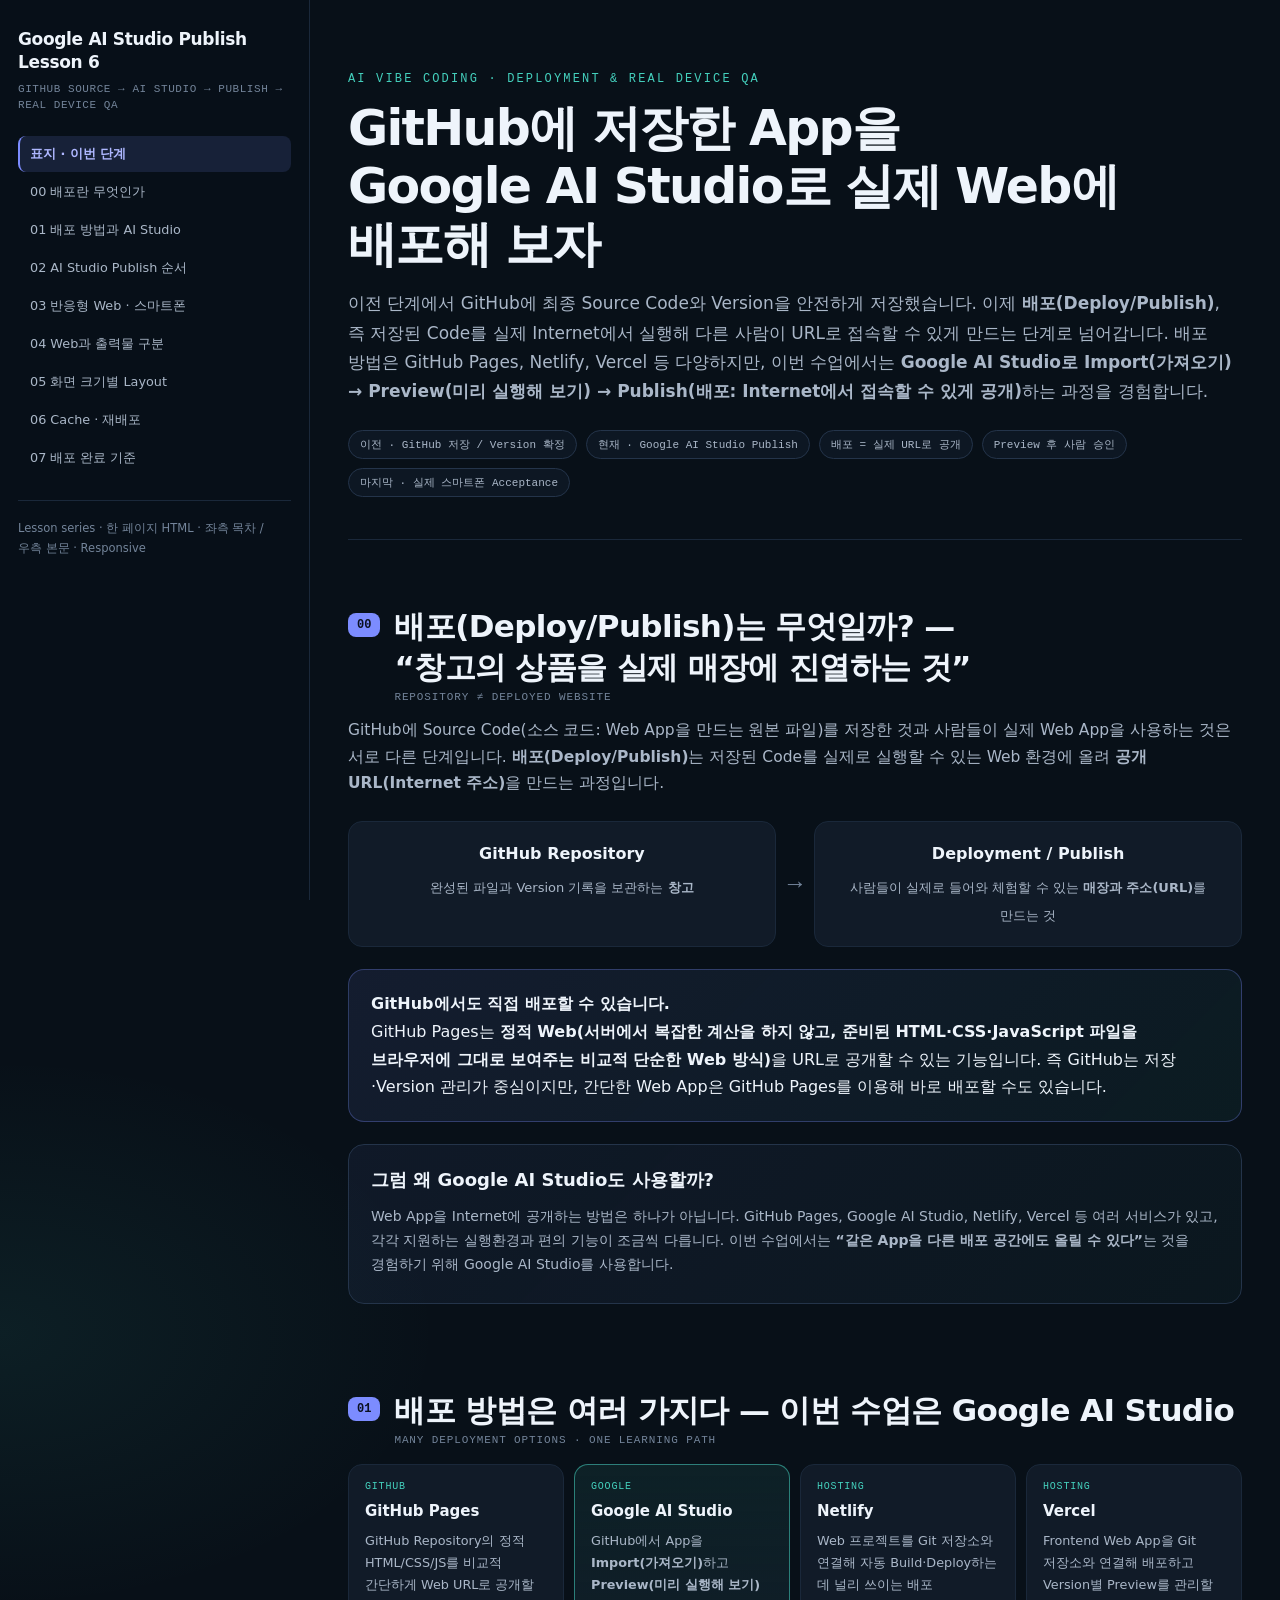
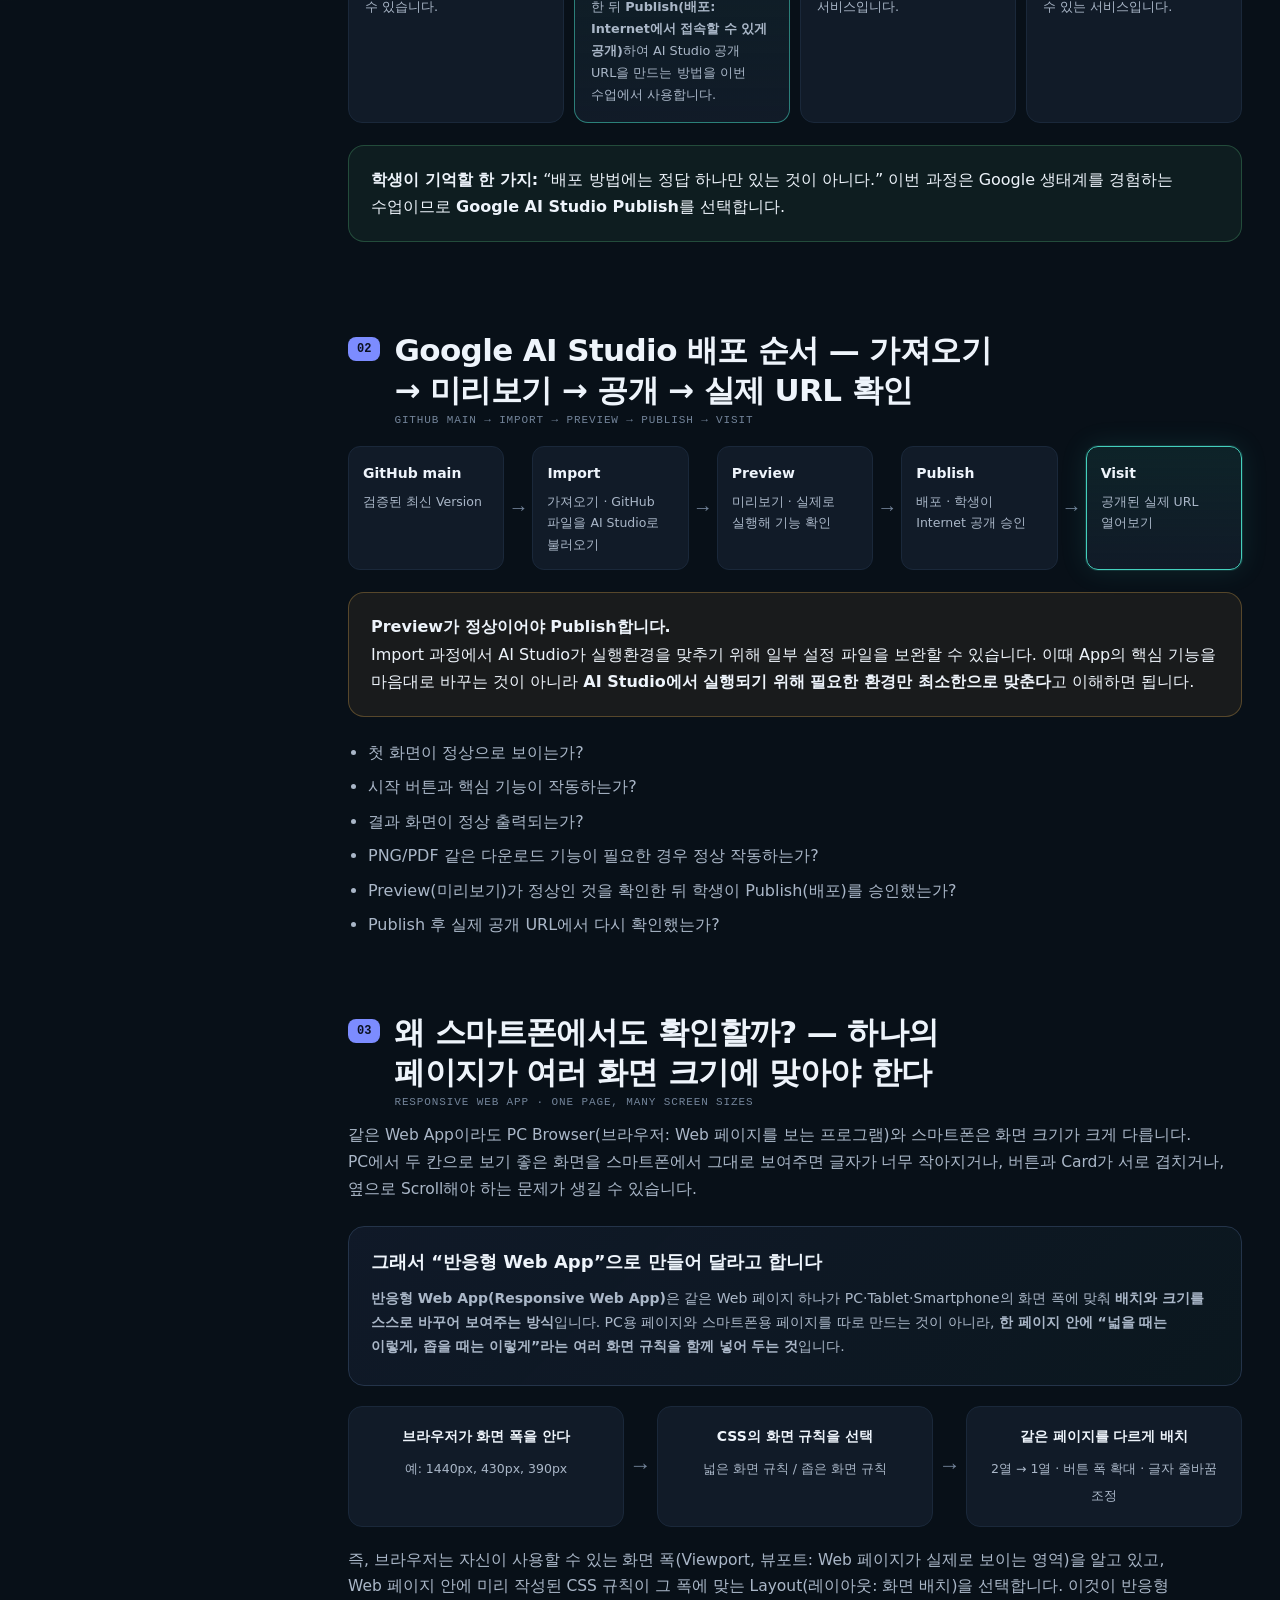
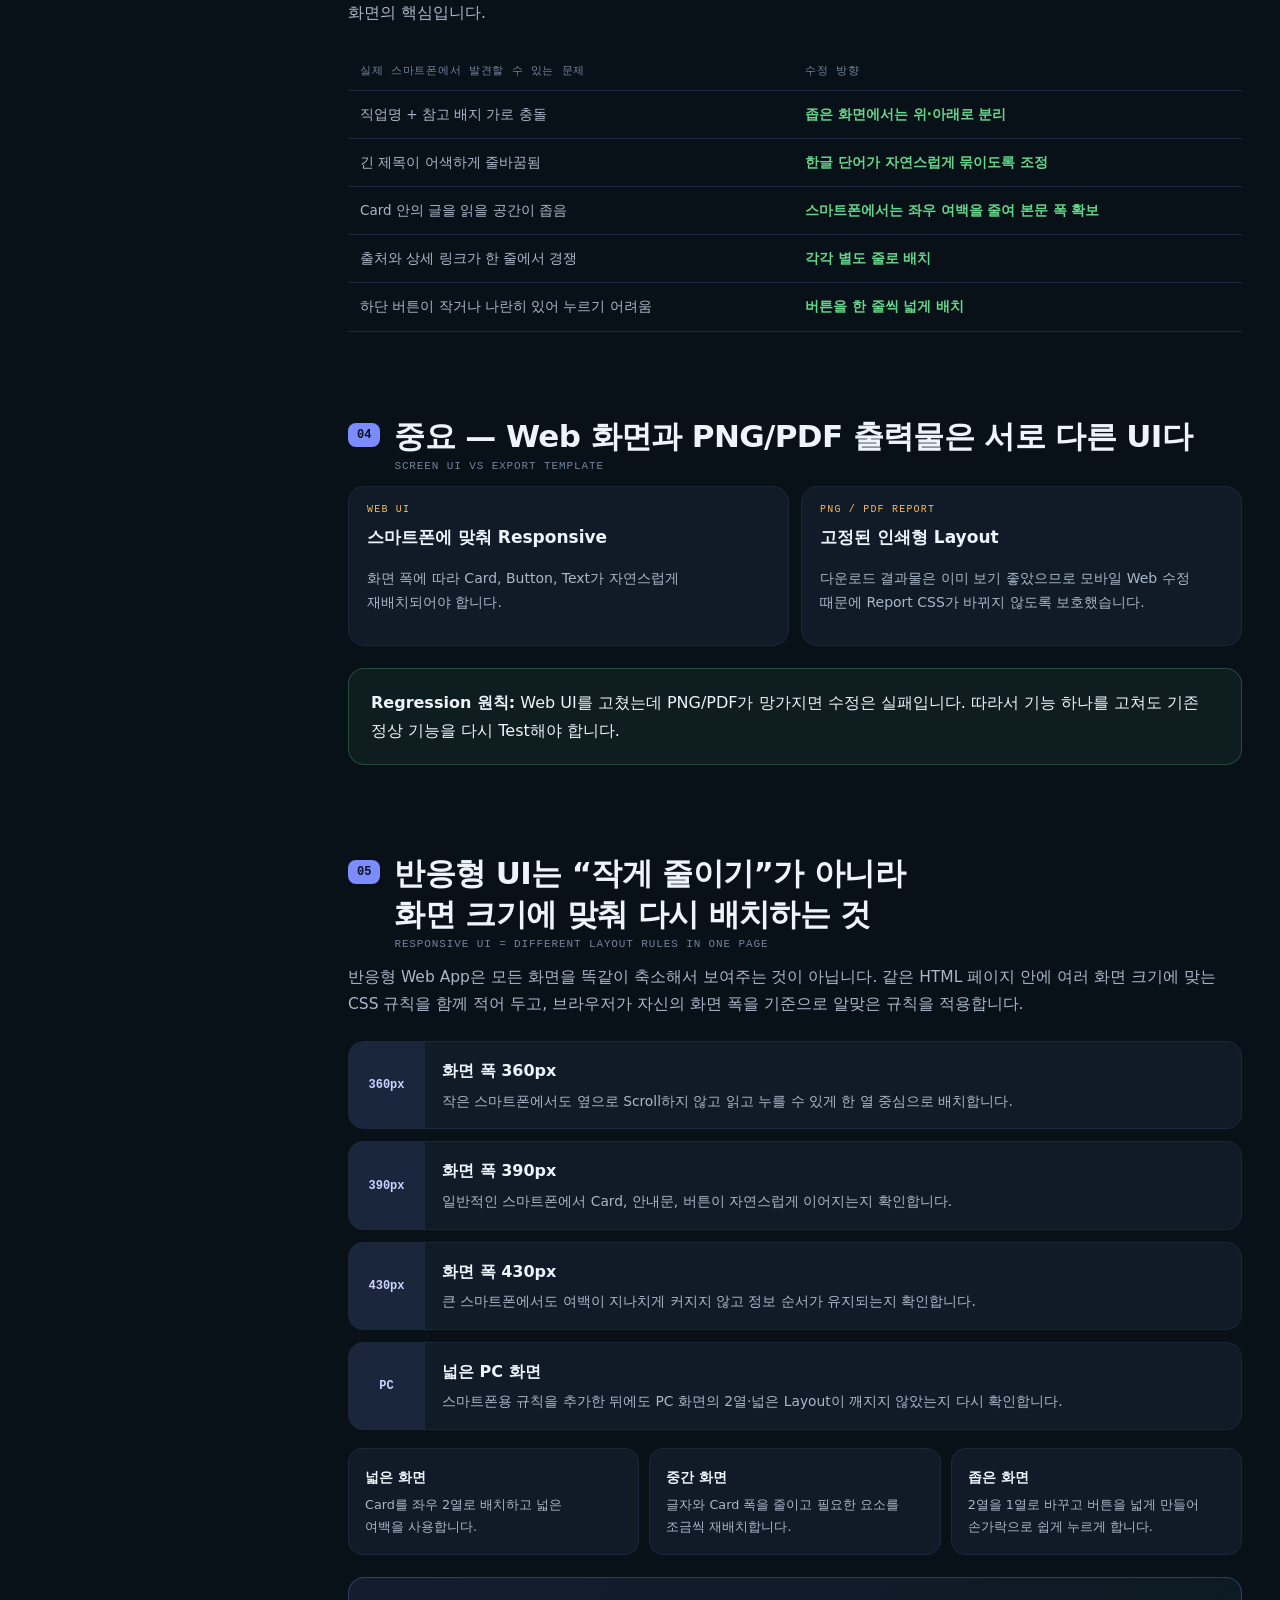
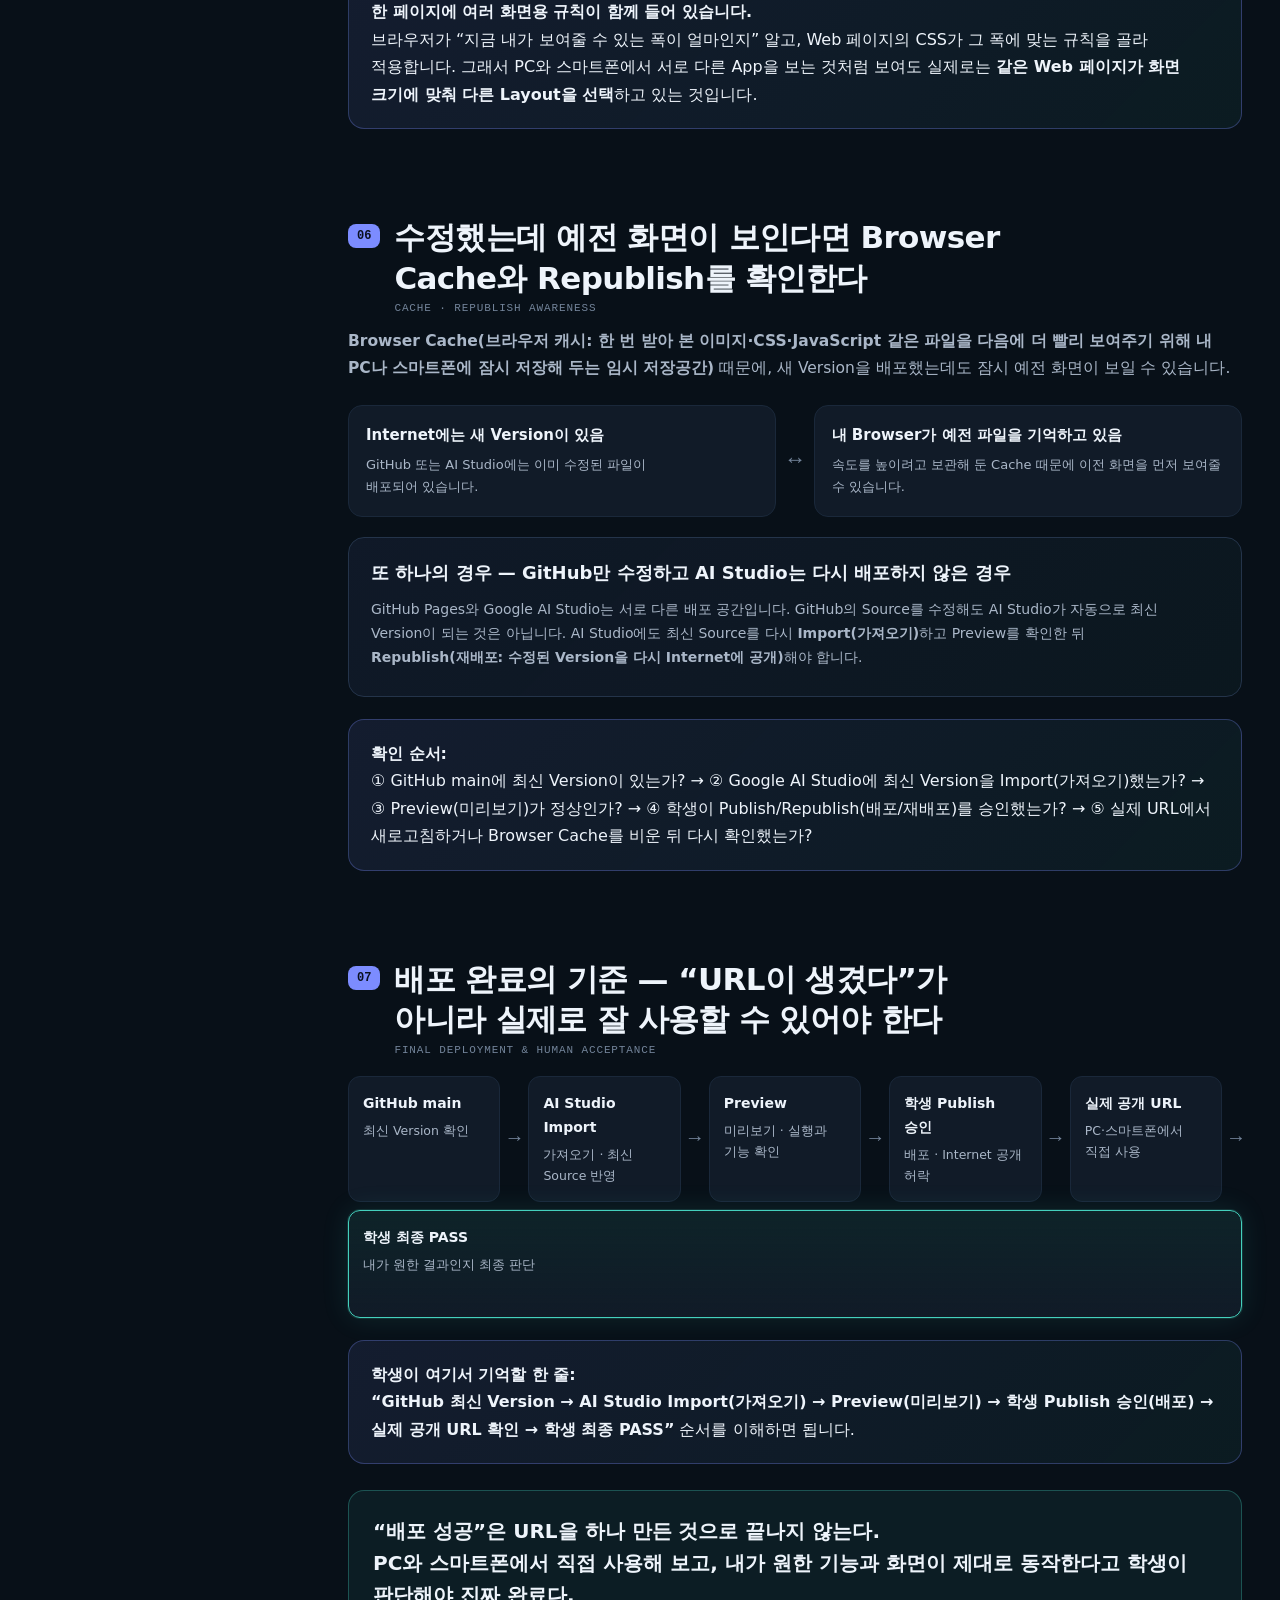
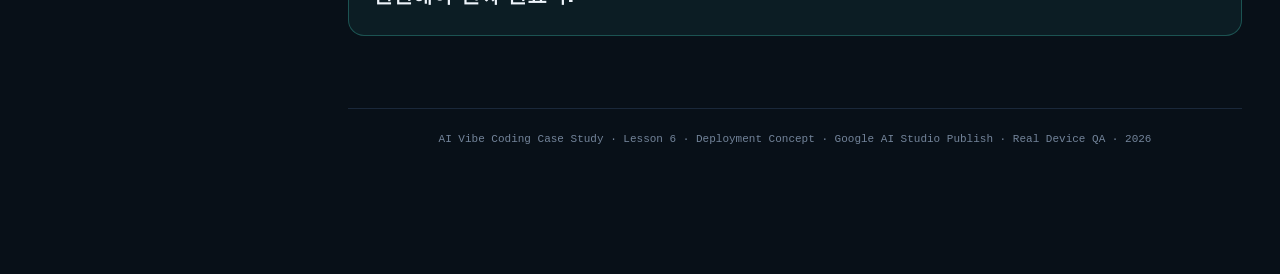
<file: learning/6_Google_AI_Studio_Publish_Lesson-1.html>
<!DOCTYPE html>
<html lang="ko">
<head>
<meta charset="utf-8">
<meta name="viewport" content="width=device-width, initial-scale=1">
<title>배포란 무엇인가? Google AI Studio Publish와 실제 기기 검증 — Vibe Coding Lesson 6</title>
<style>
:root{
  --bg:#081018; --panel:#111b28; --panel2:#162235; --line:#24344a; --line2:#1a283a;
  --ink:#eef4fb; --muted:#aab7c8; --dim:#73849a; --accent:#7c8cff; --accent2:#44d0bd;
  --accent3:#f7b955; --ok:#65d58b; --danger:#ff7f7f; --info:#74b6ff; --radius:16px;
  --sans:-apple-system,BlinkMacSystemFont,"Pretendard","Apple SD Gothic Neo","Noto Sans KR","Malgun Gothic",system-ui,sans-serif;
  --mono:ui-monospace,"SFMono-Regular","JetBrains Mono",Menlo,Consolas,monospace;
}
*{box-sizing:border-box}
html{scroll-behavior:smooth}
body{
  margin:0;color:var(--ink);font-family:var(--sans);line-height:1.72;
  background:
    radial-gradient(900px 600px at 85% -10%,rgba(124,140,255,.12),transparent 60%),
    radial-gradient(800px 500px at 0 20%,rgba(68,208,189,.08),transparent 55%),var(--bg);
  word-break:keep-all;
}
a{color:#9fc5ff}
.layout{display:flex;max-width:1640px;margin:0 auto;align-items:flex-start}
.side{
  width:310px;flex:none;position:sticky;top:0;height:100vh;overflow:auto;
  border-right:1px solid var(--line2);background:rgba(8,16,24,.96);padding:28px 18px 90px
}
.brand{font-size:17px;font-weight:850;line-height:1.35;letter-spacing:-.02em}
.brand-sub{font:11px/1.5 var(--mono);color:var(--dim);letter-spacing:.05em;margin:7px 0 22px}
.side nav a{display:block;text-decoration:none;color:var(--muted);font-size:12.8px;padding:7px 10px;border-radius:8px;border-left:2px solid transparent;margin:2px 0}
.side nav a:hover{background:rgba(124,140,255,.10);color:var(--ink)}
.side nav a.active{background:rgba(124,140,255,.14);color:#aeb7ff;border-left-color:var(--accent);font-weight:700}
.side .tiny{margin-top:24px;padding-top:18px;border-top:1px solid var(--line2);font-size:11.5px;color:var(--dim)}
.main{flex:1;min-width:0}
.mobile-nav{display:none;position:sticky;top:0;z-index:20;background:rgba(8,16,24,.92);backdrop-filter:blur(12px);border-bottom:1px solid var(--line2);padding:9px 12px;overflow-x:auto;gap:7px}
.mobile-nav a{flex:0 0 auto;text-decoration:none;font:11.5px var(--mono);color:var(--muted);border:1px solid var(--line);border-radius:999px;padding:6px 10px}
.wrap{max-width:1120px;margin:0 auto;padding:0 38px 120px}
.hero{padding:72px 0 42px;border-bottom:1px solid var(--line2)}
.kicker{font:12px var(--mono);letter-spacing:.18em;text-transform:uppercase;color:var(--accent2);margin:0 0 14px}
h1{font-size:clamp(31px,5vw,49px);line-height:1.18;margin:0 0 16px;letter-spacing:-.035em}
.lede{font-size:17px;color:var(--muted);max-width:100%;margin:0;text-wrap:pretty}
.meta{display:flex;flex-wrap:wrap;gap:9px;margin-top:24px}
.tag{font:11px var(--mono);color:var(--muted);padding:6px 11px;border:1px solid var(--line);border-radius:999px;background:rgba(17,27,40,.7)}
.section{padding-top:66px;scroll-margin-top:24px}
.section-head{display:flex;gap:14px;align-items:flex-start;margin-bottom:12px}
.num{font:700 12px var(--mono);background:var(--accent);color:#0a1020;border-radius:8px;padding:5px 9px;margin-top:7px}
h2{font-size:clamp(23px,3.5vw,31px);line-height:1.3;margin:0;letter-spacing:-.02em}
h3{font-size:17px;margin:0 0 8px}
.sub{font:11px var(--mono);color:var(--dim);letter-spacing:.08em;margin:4px 0 0}
.intro{color:var(--muted);font-size:15.5px;max-width:100%;margin:14px 0 24px;text-wrap:pretty}
.callout{background:linear-gradient(135deg,rgba(124,140,255,.10),rgba(68,208,189,.06));border:1px solid rgba(124,140,255,.30);border-radius:var(--radius);padding:20px 22px;margin:22px 0}
.warn{background:rgba(247,185,85,.07);border-color:rgba(247,185,85,.28)}
.ok{background:rgba(101,213,139,.07);border-color:rgba(101,213,139,.25)}
.statement{font-size:clamp(20px,3vw,27px);line-height:1.55;font-weight:800;letter-spacing:-.02em;margin:0}
.cards{display:grid;grid-template-columns:repeat(2,minmax(0,1fr));gap:12px;margin-top:14px}
.card{background:var(--panel);border:1px solid var(--line2);border-radius:var(--radius);padding:17px 18px}
.card .label{font:10px var(--mono);letter-spacing:.12em;color:var(--accent3);margin-bottom:8px}
.card p,.card li{color:var(--muted);font-size:14px}
.card ul{margin:8px 0 0;padding-left:18px}
.pipeline{display:flex;align-items:stretch;gap:8px;flex-wrap:wrap;margin:20px 0}
.pipe{flex:1 1 135px;background:var(--panel);border:1px solid var(--line2);border-radius:12px;padding:14px;min-height:108px;position:relative}
.pipe b{display:block;color:var(--ink);font-size:14px;margin-bottom:5px}
.pipe span{display:block;color:var(--muted);font-size:12.5px}
.pipe.current{border:1px solid var(--accent2);box-shadow:0 0 0 1px rgba(68,208,189,.15),0 0 28px rgba(68,208,189,.12);background:linear-gradient(180deg,rgba(68,208,189,.10),var(--panel))}
.arrow{align-self:center;color:var(--dim);font:20px var(--mono)}
.cmd{background:#05090e;border:1px solid var(--line);border-radius:12px;padding:14px 16px;margin:10px 0;font:13px/1.65 var(--mono);color:#dce7f3;overflow:auto;white-space:pre-wrap}
.step-list{display:grid;gap:12px;margin:18px 0}
.step{display:grid;grid-template-columns:76px 1fr;border:1px solid var(--line2);border-radius:15px;background:var(--panel);overflow:hidden}
.step .sn{display:flex;align-items:center;justify-content:center;background:rgba(124,140,255,.09);font:800 12px var(--mono);color:#cbd3ff;border-right:1px solid var(--line2);padding:16px 8px}
.step .body{padding:15px 17px}.step .body strong{display:block;margin-bottom:5px}.step .body p{margin:0;color:var(--muted);font-size:13.8px}
.role-grid{display:grid;grid-template-columns:repeat(4,1fr);gap:10px;margin:18px 0}
.role{border:1px solid var(--line2);background:var(--panel);border-radius:14px;padding:15px}
.role .name{font-size:16px;font-weight:850}.role .title{font:10px var(--mono);color:var(--accent2);margin:3px 0 8px}.role p{font-size:12.8px;color:var(--muted);margin:0}
.bridge{display:grid;grid-template-columns:1fr auto 1fr auto 1fr;gap:9px;align-items:center;margin:18px 0}
.bridge .node{border:1px solid var(--line);border-radius:14px;background:var(--panel);padding:16px;text-align:center}
.bridge .node b{display:block;margin-bottom:5px}.bridge .node span{font-size:12px;color:var(--muted)}
.bridge .arr{font-size:21px;color:var(--dim)}
.matrix{width:100%;border-collapse:collapse;margin:18px 0;font-size:13.5px}
.matrix th,.matrix td{padding:12px;border-bottom:1px solid var(--line2);text-align:left;vertical-align:top}
.matrix th{font:11px var(--mono);letter-spacing:.07em;color:var(--dim)}
.matrix td{color:var(--muted)}
.good{color:var(--ok);font-weight:750}.bad{color:var(--danger);font-weight:750}.info{color:var(--info);font-weight:750}
.timeline{position:relative;margin:24px 0;padding-left:26px}
.timeline:before{content:"";position:absolute;left:7px;top:4px;bottom:4px;width:2px;background:var(--line)}
.event{position:relative;border:1px solid var(--line2);background:var(--panel);border-radius:14px;padding:16px 18px;margin:0 0 13px}
.event:before{content:"";position:absolute;left:-24px;top:21px;width:11px;height:11px;border-radius:50%;background:var(--accent);box-shadow:0 0 0 4px var(--bg)}
.event .who{font:700 10px var(--mono);letter-spacing:.1em;color:var(--accent2);margin-bottom:5px}
.event h3{font-size:16px}.event p{font-size:13.5px;color:var(--muted);margin:4px 0}
.event .files{font:11px var(--mono);color:#b9c8d8;margin-top:8px}
.loop{display:grid;grid-template-columns:1fr auto 1fr auto 1fr auto 1fr;gap:8px;align-items:center;margin:18px 0}
.loop .box{border:1px solid var(--line2);background:var(--panel);border-radius:12px;padding:14px;text-align:center}
.loop .box b{display:block;margin-bottom:4px}.loop .box span{font-size:11.8px;color:var(--muted)}
.loop .a{color:var(--dim);font-size:20px}
.final-msg{margin-top:26px;padding:24px;border-radius:16px;border:1px solid rgba(68,208,189,.3);background:rgba(68,208,189,.07)}
.final-msg p{font-size:20px;font-weight:800;margin:0;line-height:1.6}
.check{margin:14px 0 0;padding-left:20px;color:var(--muted)}
.check li{margin:7px 0}
h1,h2,h3,h4,h5,h6{text-wrap:balance}
p,li,th,td,.statement,.final-msg p,.check li,.deploy-way p,.screen-rule p,.concept-box p{text-wrap:pretty}
.sourcebox{margin-top:24px;border:1px solid var(--line2);border-radius:14px;padding:16px;background:#0d1721}
.sourcebox h3{font-size:14px}.sourcebox li{font-size:12.5px;color:var(--muted);margin:7px 0}
footer{margin-top:72px;padding-top:24px;border-top:1px solid var(--line2);color:var(--dim);font:11px var(--mono);text-align:center}

.deploy-ways{display:grid;grid-template-columns:repeat(4,minmax(0,1fr));gap:10px;margin:18px 0}
.deploy-way{background:var(--panel);border:1px solid var(--line2);border-radius:14px;padding:16px}
.deploy-way b{display:block;font-size:15px;margin-bottom:5px}
.deploy-way .kind{font:10px var(--mono);letter-spacing:.08em;color:var(--accent2);margin-bottom:7px}
.deploy-way p{margin:0;color:var(--muted);font-size:12.8px}
.deploy-way.current{border-color:rgba(68,208,189,.55);background:linear-gradient(180deg,rgba(68,208,189,.09),var(--panel))}
.analogy-row{display:grid;grid-template-columns:1fr auto 1fr;gap:12px;align-items:stretch;margin:20px 0}
.analogy-box{border:1px solid var(--line2);background:var(--panel);border-radius:14px;padding:18px;text-align:center}
.analogy-box b{display:block;margin-bottom:6px}
.analogy-box span{color:var(--muted);font-size:13px}
.analogy-arrow{align-self:center;color:var(--dim);font:24px var(--mono)}
@media(max-width:900px){.deploy-ways{grid-template-columns:1fr 1fr}}
@media(max-width:720px){.deploy-ways,.analogy-row{grid-template-columns:1fr}.analogy-arrow{transform:rotate(90deg);text-align:center}}


/* Lesson 6: 중요 설명은 섹션 전체 폭을 활용 */
.section > .intro,
.section > .callout,
.section > .final-msg,
.section > .cmd,
.section > .matrix{
  width:100%;
  max-width:none;
}
.section-head > div{flex:1;min-width:0}
.section-head h2{max-width:none}

.concept-box{
  margin:20px 0;
  padding:20px 22px;
  border:1px solid var(--line);
  border-radius:16px;
  background:linear-gradient(135deg,rgba(124,140,255,.07),rgba(68,208,189,.04));
}
.concept-box h3{font-size:18px;margin:0 0 8px}
.concept-box p{margin:7px 0;color:var(--muted);font-size:14px}

.responsive-map{
  display:grid;
  grid-template-columns:1fr auto 1fr auto 1fr;
  gap:10px;
  align-items:stretch;
  margin:20px 0;
}
.responsive-map .rbox{
  border:1px solid var(--line2);
  background:var(--panel);
  border-radius:14px;
  padding:17px;
  text-align:center;
}
.responsive-map .rbox b{display:block;font-size:14px;margin-bottom:5px}
.responsive-map .rbox span{color:var(--muted);font-size:12.5px}
.responsive-map .rarr{align-self:center;color:var(--dim);font:22px var(--mono)}

.screen-rules{
  display:grid;
  grid-template-columns:repeat(3,minmax(0,1fr));
  gap:10px;
  margin:18px 0;
}
.screen-rule{
  border:1px solid var(--line2);
  background:var(--panel);
  border-radius:14px;
  padding:16px;
}
.screen-rule b{display:block;font-size:14px;margin-bottom:5px}
.screen-rule p{margin:0;color:var(--muted);font-size:12.8px}

.cache-compare{
  display:grid;
  grid-template-columns:1fr auto 1fr;
  gap:12px;
  align-items:stretch;
  margin:18px 0;
}
.cache-card{
  background:var(--panel);
  border:1px solid var(--line2);
  border-radius:14px;
  padding:17px;
}
.cache-card b{display:block;font-size:15px;margin-bottom:5px}
.cache-card p{margin:0;color:var(--muted);font-size:13px}
.cache-arrow{align-self:center;color:var(--dim);font:22px var(--mono)}

@media(max-width:900px){
  .responsive-map,.cache-compare{grid-template-columns:1fr}
  .responsive-map .rarr,.cache-arrow{transform:rotate(90deg);text-align:center}
  .screen-rules{grid-template-columns:1fr}
}

@media(max-width:1180px){.side{display:none}.mobile-nav{display:flex}.wrap{padding:0 22px 90px}}
@media(max-width:900px){.role-grid{grid-template-columns:1fr 1fr}.bridge,.loop{grid-template-columns:1fr}.bridge .arr,.loop .a{transform:rotate(90deg);text-align:center}}
@media(max-width:720px){.cards,.role-grid{grid-template-columns:1fr}.hero{padding-top:44px}.wrap{padding-left:15px;padding-right:15px}.arrow{display:none}.step{grid-template-columns:58px 1fr}}
@media(max-width:480px){.pipe{flex:1 1 100%}}
@media print{
 body{background:#fff;color:#111}.side,.mobile-nav{display:none!important}.wrap{max-width:none;padding:0 16mm 18mm}
 .hero{padding-top:10mm}.card,.callout,.pipe,.step,.role,.node,.event,.box,.sourcebox{background:#fff!important;border-color:#bbb!important}
 p,li,.intro,.lede,.card p,.card li,.pipe span,.role p,.matrix td,.event p{color:#333!important}
 h1,h2,h3,.statement,.final-msg p{color:#111!important}.cmd{background:#fff;color:#111;border-color:#bbb}
}
</style>
</head>
<body>
<div class="layout">
<aside class="side">
  <div class="brand">Google AI Studio Publish<br>Lesson 6</div>
  <div class="brand-sub">GITHUB SOURCE → AI STUDIO → PUBLISH → REAL DEVICE QA</div>
  <nav id="toc">
    <a href="#top">표지 · 이번 단계</a>
    <a href="#deployconcept">00 배포란 무엇인가</a>
    <a href="#pages">01 배포 방법과 AI Studio</a>
    <a href="#realurl">02 AI Studio Publish 순서</a>
    <a href="#mobile">03 반응형 Web · 스마트폰</a>
    <a href="#report">04 Web과 출력물 구분</a>
    <a href="#responsive">05 화면 크기별 Layout</a>
    <a href="#cache">06 Cache · 재배포</a>
    <a href="#finalmobile">07 배포 완료 기준</a>
  </nav>
  <div class="tiny">Lesson series · 한 페이지 HTML · 좌측 목차 / 우측 본문 · Responsive</div>
</aside>

<main class="main">
<nav class="mobile-nav"><a href="#deployconcept">Repository와 App</a><a href="#pages">AI Studio Publish</a><a href="#realurl">실제 URL Test</a><a href="#mobile">반응형·스마트폰</a><a href="#report">Web과 출력물 구분</a><a href="#responsive">화면별 Layout</a><a href="#cache">Cache</a></nav>
<div class="wrap">
<header class="hero" id="top">
  <p class="kicker">AI VIBE CODING · DEPLOYMENT & REAL DEVICE QA</p>
  <h1>GitHub에 저장한 App을<br>Google AI Studio로 실제 Web에 배포해 보자</h1>
  <p class="lede">
    이전 단계에서 GitHub에 최종 Source Code와 Version을 안전하게 저장했습니다.
    이제 <strong>배포(Deploy/Publish)</strong>, 즉 저장된 Code를 실제 Internet에서 실행해
    다른 사람이 URL로 접속할 수 있게 만드는 단계로 넘어갑니다.
    배포 방법은 GitHub Pages, Netlify, Vercel 등 다양하지만,
    이번 수업에서는 <strong>Google AI Studio로 Import(가져오기) → Preview(미리 실행해 보기) → Publish(배포: Internet에서 접속할 수 있게 공개)</strong>하는 과정을 경험합니다.
  </p>
  <div class="meta">
    <span class="tag">이전 · GitHub 저장 / Version 확정</span>
    <span class="tag">현재 · Google AI Studio Publish</span>
    <span class="tag">배포 = 실제 URL로 공개</span>
    <span class="tag">Preview 후 사람 승인</span>
    <span class="tag">마지막 · 실제 스마트폰 Acceptance</span>
  </div>
</header>


<section class="section" id="deployconcept">
  <div class="section-head"><span class="num">00</span><div><h2>배포(Deploy/Publish)는 무엇일까? — “창고의 상품을 실제 매장에 진열하는 것”</h2><p class="sub">REPOSITORY ≠ DEPLOYED WEBSITE</p></div></div>

  <p class="intro">
    GitHub에 Source Code(소스 코드: Web App을 만드는 원본 파일)를 저장한 것과
    사람들이 실제 Web App을 사용하는 것은 서로 다른 단계입니다.
    <strong>배포(Deploy/Publish)</strong>는 저장된 Code를 실제로 실행할 수 있는 Web 환경에 올려
    <strong>공개 URL(Internet 주소)</strong>을 만드는 과정입니다.
  </p>

  <div class="analogy-row">
    <div class="analogy-box">
      <b>GitHub Repository</b>
      <span>완성된 파일과 Version 기록을 보관하는 <strong>창고</strong></span>
    </div>
    <div class="analogy-arrow">→</div>
    <div class="analogy-box">
      <b>Deployment / Publish</b>
      <span>사람들이 실제로 들어와 체험할 수 있는 <strong>매장과 주소(URL)</strong>를 만드는 것</span>
    </div>
  </div>

  <div class="callout">
    <strong>GitHub에서도 직접 배포할 수 있습니다.</strong><br>
    GitHub Pages는 <strong>정적 Web(서버에서 복잡한 계산을 하지 않고, 준비된 HTML·CSS·JavaScript 파일을 브라우저에 그대로 보여주는 비교적 단순한 Web 방식)</strong>을
    URL로 공개할 수 있는 기능입니다.
    즉 GitHub는 저장·Version 관리가 중심이지만, 간단한 Web App은 GitHub Pages를 이용해 바로 배포할 수도 있습니다.
  </div>

  <div class="concept-box">
    <h3>그럼 왜 Google AI Studio도 사용할까?</h3>
    <p>
      Web App을 Internet에 공개하는 방법은 하나가 아닙니다.
      GitHub Pages, Google AI Studio, Netlify, Vercel 등 여러 서비스가 있고,
      각각 지원하는 실행환경과 편의 기능이 조금씩 다릅니다.
      이번 수업에서는 <strong>“같은 App을 다른 배포 공간에도 올릴 수 있다”</strong>는 것을 경험하기 위해 Google AI Studio를 사용합니다.
    </p>
  </div>
</section>

<section class="section" id="pages">
  <div class="section-head"><span class="num">01</span><div><h2>배포 방법은 여러 가지다 — 이번 수업은 Google AI Studio</h2><p class="sub">MANY DEPLOYMENT OPTIONS · ONE LEARNING PATH</p></div></div>
  <div class="deploy-ways">
    <div class="deploy-way"><div class="kind">GITHUB</div><b>GitHub Pages</b><p>GitHub Repository의 정적 HTML/CSS/JS를 비교적 간단하게 Web URL로 공개할 수 있습니다.</p></div>
    <div class="deploy-way current"><div class="kind">GOOGLE</div><b>Google AI Studio</b><p>GitHub에서 App을 <strong>Import(가져오기)</strong>하고 <strong>Preview(미리 실행해 보기)</strong>한 뒤 <strong>Publish(배포: Internet에서 접속할 수 있게 공개)</strong>하여 AI Studio 공개 URL을 만드는 방법을 이번 수업에서 사용합니다.</p></div>
    <div class="deploy-way"><div class="kind">HOSTING</div><b>Netlify</b><p>Web 프로젝트를 Git 저장소와 연결해 자동 Build·Deploy하는 데 널리 쓰이는 배포 서비스입니다.</p></div>
    <div class="deploy-way"><div class="kind">HOSTING</div><b>Vercel</b><p>Frontend Web App을 Git 저장소와 연결해 배포하고 Version별 Preview를 관리할 수 있는 서비스입니다.</p></div>
  </div>
  <div class="callout ok"><strong>학생이 기억할 한 가지:</strong> “배포 방법에는 정답 하나만 있는 것이 아니다.” 이번 과정은 Google 생태계를 경험하는 수업이므로 <strong>Google AI Studio Publish</strong>를 선택합니다.</div>
</section>

<section class="section" id="realurl">
  <div class="section-head"><span class="num">02</span><div><h2>Google AI Studio 배포 순서 — 가져오기 → 미리보기 → 공개 → 실제 URL 확인</h2><p class="sub">GITHUB MAIN → IMPORT → PREVIEW → PUBLISH → VISIT</p></div></div>

  <div class="pipeline">
    <div class="pipe"><b>GitHub main</b><span>검증된 최신 Version</span></div><div class="arrow">→</div>
    <div class="pipe"><b>Import</b><span>가져오기 · GitHub 파일을 AI Studio로 불러오기</span></div><div class="arrow">→</div>
    <div class="pipe"><b>Preview</b><span>미리보기 · 실제로 실행해 기능 확인</span></div><div class="arrow">→</div>
    <div class="pipe"><b>Publish</b><span>배포 · 학생이 Internet 공개 승인</span></div><div class="arrow">→</div>
    <div class="pipe current"><b>Visit</b><span>공개된 실제 URL 열어보기</span></div>
  </div>

  <div class="callout warn">
    <strong>Preview가 정상이어야 Publish합니다.</strong><br>
    Import 과정에서 AI Studio가 실행환경을 맞추기 위해 일부 설정 파일을 보완할 수 있습니다.
    이때 App의 핵심 기능을 마음대로 바꾸는 것이 아니라
    <strong>AI Studio에서 실행되기 위해 필요한 환경만 최소한으로 맞춘다</strong>고 이해하면 됩니다.
  </div>

  <ul class="check">
    <li>첫 화면이 정상으로 보이는가?</li>
    <li>시작 버튼과 핵심 기능이 작동하는가?</li>
    <li>결과 화면이 정상 출력되는가?</li>
    <li>PNG/PDF 같은 다운로드 기능이 필요한 경우 정상 작동하는가?</li>
    <li>Preview(미리보기)가 정상인 것을 확인한 뒤 학생이 Publish(배포)를 승인했는가?</li>
    <li>Publish 후 실제 공개 URL에서 다시 확인했는가?</li>
  </ul>
</section>

<section class="section" id="mobile">
  <div class="section-head"><span class="num">03</span><div><h2>왜 스마트폰에서도 확인할까? — 하나의 페이지가 여러 화면 크기에 맞아야 한다</h2><p class="sub">RESPONSIVE WEB APP · ONE PAGE, MANY SCREEN SIZES</p></div></div>

  <p class="intro">
    같은 Web App이라도 PC Browser(브라우저: Web 페이지를 보는 프로그램)와 스마트폰은 화면 크기가 크게 다릅니다.
    PC에서 두 칸으로 보기 좋은 화면을 스마트폰에서 그대로 보여주면 글자가 너무 작아지거나,
    버튼과 Card가 서로 겹치거나, 옆으로 Scroll해야 하는 문제가 생길 수 있습니다.
  </p>

  <div class="concept-box">
    <h3>그래서 “반응형 Web App”으로 만들어 달라고 합니다</h3>
    <p>
      <strong>반응형 Web App(Responsive Web App)</strong>은 같은 Web 페이지 하나가
      PC·Tablet·Smartphone의 화면 폭에 맞춰 <strong>배치와 크기를 스스로 바꾸어 보여주는 방식</strong>입니다.
      PC용 페이지와 스마트폰용 페이지를 따로 만드는 것이 아니라,
      <strong>한 페이지 안에 “넓을 때는 이렇게, 좁을 때는 이렇게”라는 여러 화면 규칙을 함께 넣어 두는 것</strong>입니다.
    </p>
  </div>

  <div class="responsive-map">
    <div class="rbox"><b>브라우저가 화면 폭을 안다</b><span>예: 1440px, 430px, 390px</span></div>
    <div class="rarr">→</div>
    <div class="rbox"><b>CSS의 화면 규칙을 선택</b><span>넓은 화면 규칙 / 좁은 화면 규칙</span></div>
    <div class="rarr">→</div>
    <div class="rbox"><b>같은 페이지를 다르게 배치</b><span>2열 → 1열 · 버튼 폭 확대 · 글자 줄바꿈 조정</span></div>
  </div>

  <p class="intro">
    즉, 브라우저는 자신이 사용할 수 있는 화면 폭(Viewport, 뷰포트: Web 페이지가 실제로 보이는 영역)을 알고 있고,
    Web 페이지 안에 미리 작성된 CSS 규칙이 그 폭에 맞는 Layout(레이아웃: 화면 배치)을 선택합니다.
    이것이 반응형 화면의 핵심입니다.
  </p>

  <table class="matrix">
    <thead><tr><th>실제 스마트폰에서 발견할 수 있는 문제</th><th>수정 방향</th></tr></thead>
    <tbody>
      <tr><td>직업명 + 참고 배지 가로 충돌</td><td><span class="good">좁은 화면에서는 위·아래로 분리</span></td></tr>
      <tr><td>긴 제목이 어색하게 줄바꿈됨</td><td><span class="good">한글 단어가 자연스럽게 묶이도록 조정</span></td></tr>
      <tr><td>Card 안의 글을 읽을 공간이 좁음</td><td><span class="good">스마트폰에서는 좌우 여백을 줄여 본문 폭 확보</span></td></tr>
      <tr><td>출처와 상세 링크가 한 줄에서 경쟁</td><td><span class="good">각각 별도 줄로 배치</span></td></tr>
      <tr><td>하단 버튼이 작거나 나란히 있어 누르기 어려움</td><td><span class="good">버튼을 한 줄씩 넓게 배치</span></td></tr>
    </tbody>
  </table>
</section>

<section class="section" id="report">
  <div class="section-head"><span class="num">04</span><div><h2>중요 — Web 화면과 PNG/PDF 출력물은 서로 다른 UI다</h2><p class="sub">SCREEN UI VS EXPORT TEMPLATE</p></div></div>
  <div class="cards">
    <div class="card"><div class="label">WEB UI</div><h3>스마트폰에 맞춰 Responsive</h3><p>화면 폭에 따라 Card, Button, Text가 자연스럽게 재배치되어야 합니다.</p></div>
    <div class="card"><div class="label">PNG / PDF REPORT</div><h3>고정된 인쇄형 Layout</h3><p>다운로드 결과물은 이미 보기 좋았으므로 모바일 Web 수정 때문에 Report CSS가 바뀌지 않도록 보호했습니다.</p></div>
  </div>
  <div class="callout ok"><strong>Regression 원칙:</strong> Web UI를 고쳤는데 PNG/PDF가 망가지면 수정은 실패입니다. 따라서 기능 하나를 고쳐도 기존 정상 기능을 다시 Test해야 합니다.</div>
</section>

<section class="section" id="responsive">
  <div class="section-head"><span class="num">05</span><div><h2>반응형 UI는 “작게 줄이기”가 아니라 화면 크기에 맞춰 다시 배치하는 것</h2><p class="sub">RESPONSIVE UI = DIFFERENT LAYOUT RULES IN ONE PAGE</p></div></div>

  <p class="intro">
    반응형 Web App은 모든 화면을 똑같이 축소해서 보여주는 것이 아닙니다.
    같은 HTML 페이지 안에 여러 화면 크기에 맞는 CSS 규칙을 함께 적어 두고,
    브라우저가 자신의 화면 폭을 기준으로 알맞은 규칙을 적용합니다.
  </p>

  <div class="step-list">
    <div class="step"><div class="sn">360px</div><div class="body"><strong>화면 폭 360px</strong><p>작은 스마트폰에서도 옆으로 Scroll하지 않고 읽고 누를 수 있게 한 열 중심으로 배치합니다.</p></div></div>
    <div class="step"><div class="sn">390px</div><div class="body"><strong>화면 폭 390px</strong><p>일반적인 스마트폰에서 Card, 안내문, 버튼이 자연스럽게 이어지는지 확인합니다.</p></div></div>
    <div class="step"><div class="sn">430px</div><div class="body"><strong>화면 폭 430px</strong><p>큰 스마트폰에서도 여백이 지나치게 커지지 않고 정보 순서가 유지되는지 확인합니다.</p></div></div>
    <div class="step"><div class="sn">PC</div><div class="body"><strong>넓은 PC 화면</strong><p>스마트폰용 규칙을 추가한 뒤에도 PC 화면의 2열·넓은 Layout이 깨지지 않았는지 다시 확인합니다.</p></div></div>
  </div>

  <div class="screen-rules">
    <div class="screen-rule"><b>넓은 화면</b><p>Card를 좌우 2열로 배치하고 넓은 여백을 사용합니다.</p></div>
    <div class="screen-rule"><b>중간 화면</b><p>글자와 Card 폭을 줄이고 필요한 요소를 조금씩 재배치합니다.</p></div>
    <div class="screen-rule"><b>좁은 화면</b><p>2열을 1열로 바꾸고 버튼을 넓게 만들어 손가락으로 쉽게 누르게 합니다.</p></div>
  </div>

  <div class="callout">
    <strong>한 페이지에 여러 화면용 규칙이 함께 들어 있습니다.</strong><br>
    브라우저가 “지금 내가 보여줄 수 있는 폭이 얼마인지” 알고,
    Web 페이지의 CSS가 그 폭에 맞는 규칙을 골라 적용합니다.
    그래서 PC와 스마트폰에서 서로 다른 App을 보는 것처럼 보여도
    실제로는 <strong>같은 Web 페이지가 화면 크기에 맞춰 다른 Layout을 선택</strong>하고 있는 것입니다.
  </div>
</section>

<section class="section" id="cache">
  <div class="section-head"><span class="num">06</span><div><h2>수정했는데 예전 화면이 보인다면 Browser Cache와 Republish를 확인한다</h2><p class="sub">CACHE · REPUBLISH AWARENESS</p></div></div>

  <p class="intro">
    <strong>Browser Cache(브라우저 캐시: 한 번 받아 본 이미지·CSS·JavaScript 같은 파일을 다음에 더 빨리 보여주기 위해 내 PC나 스마트폰에 잠시 저장해 두는 임시 저장공간)</strong> 때문에,
    새 Version을 배포했는데도 잠시 예전 화면이 보일 수 있습니다.
  </p>

  <div class="cache-compare">
    <div class="cache-card">
      <b>Internet에는 새 Version이 있음</b>
      <p>GitHub 또는 AI Studio에는 이미 수정된 파일이 배포되어 있습니다.</p>
    </div>
    <div class="cache-arrow">↔</div>
    <div class="cache-card">
      <b>내 Browser가 예전 파일을 기억하고 있음</b>
      <p>속도를 높이려고 보관해 둔 Cache 때문에 이전 화면을 먼저 보여줄 수 있습니다.</p>
    </div>
  </div>

  <div class="concept-box">
    <h3>또 하나의 경우 — GitHub만 수정하고 AI Studio는 다시 배포하지 않은 경우</h3>
    <p>
      GitHub Pages와 Google AI Studio는 서로 다른 배포 공간입니다.
      GitHub의 Source를 수정해도 AI Studio가 자동으로 최신 Version이 되는 것은 아닙니다.
      AI Studio에도 최신 Source를 다시 <strong>Import(가져오기)</strong>하고
      Preview를 확인한 뒤 <strong>Republish(재배포: 수정된 Version을 다시 Internet에 공개)</strong>해야 합니다.
    </p>
  </div>

  <div class="callout">
    <strong>확인 순서:</strong><br>
    ① GitHub main에 최신 Version이 있는가? →
    ② Google AI Studio에 최신 Version을 Import(가져오기)했는가? →
    ③ Preview(미리보기)가 정상인가? →
    ④ 학생이 Publish/Republish(배포/재배포)를 승인했는가? →
    ⑤ 실제 URL에서 새로고침하거나 Browser Cache를 비운 뒤 다시 확인했는가?
  </div>
</section>

<section class="section" id="finalmobile">
  <div class="section-head"><span class="num">07</span><div><h2>배포 완료의 기준 — “URL이 생겼다”가 아니라 실제로 잘 사용할 수 있어야 한다</h2><p class="sub">FINAL DEPLOYMENT & HUMAN ACCEPTANCE</p></div></div>

  <div class="pipeline">
    <div class="pipe"><b>GitHub main</b><span>최신 Version 확인</span></div><div class="arrow">→</div>
    <div class="pipe"><b>AI Studio Import</b><span>가져오기 · 최신 Source 반영</span></div><div class="arrow">→</div>
    <div class="pipe"><b>Preview</b><span>미리보기 · 실행과 기능 확인</span></div><div class="arrow">→</div>
    <div class="pipe"><b>학생 Publish 승인</b><span>배포 · Internet 공개 허락</span></div><div class="arrow">→</div>
    <div class="pipe"><b>실제 공개 URL</b><span>PC·스마트폰에서 직접 사용</span></div><div class="arrow">→</div>
    <div class="pipe current"><b>학생 최종 PASS</b><span>내가 원한 결과인지 최종 판단</span></div>
  </div>

  <div class="callout">
    <strong>학생이 여기서 기억할 한 줄:</strong><br>
    <strong>“GitHub 최신 Version → AI Studio Import(가져오기) → Preview(미리보기) → 학생 Publish 승인(배포) → 실제 공개 URL 확인 → 학생 최종 PASS”</strong>
    순서를 이해하면 됩니다.
  </div>

  <div class="final-msg">
    <p>“배포 성공”은 URL을 하나 만든 것으로 끝나지 않는다.<br>
    <strong>PC와 스마트폰에서 직접 사용해 보고, 내가 원한 기능과 화면이 제대로 동작한다고 학생이 판단해야 진짜 완료다.</strong></p>
  </div>
</section>


<footer>AI Vibe Coding Case Study · Lesson 6 · Deployment Concept · Google AI Studio Publish · Real Device QA · 2026</footer>
</div>
</main>
</div>

<script>
(function(){
  const links=[...document.querySelectorAll('#toc a')];
  const targets=links.map(a=>document.querySelector(a.getAttribute('href'))).filter(Boolean);
  const update=()=>{
    let current=targets[0];
    for(const el of targets){if(el.getBoundingClientRect().top<=120) current=el;}
    links.forEach(a=>a.classList.toggle('active',a.getAttribute('href')==='#'+current.id));
  };
  document.addEventListener('scroll',update,{passive:true});update();
})();
</script>
</body>
</html>
</file>
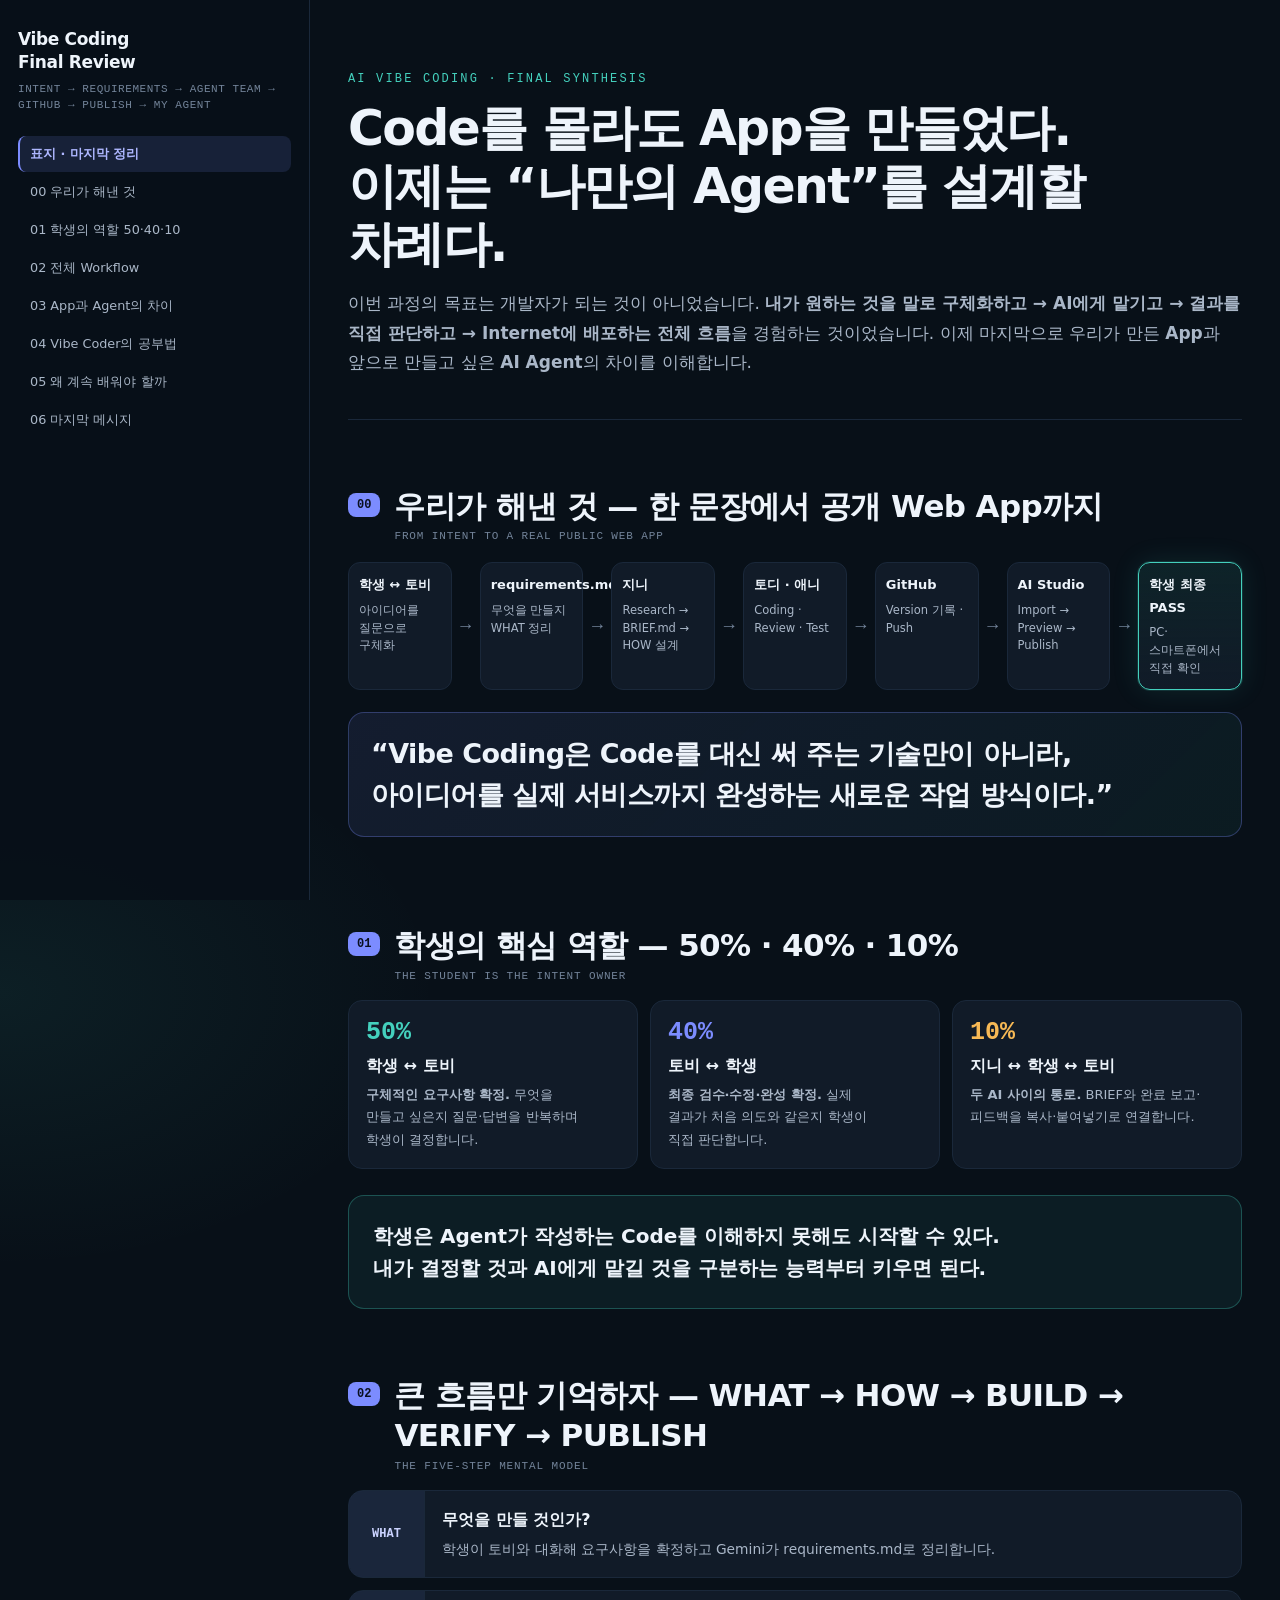
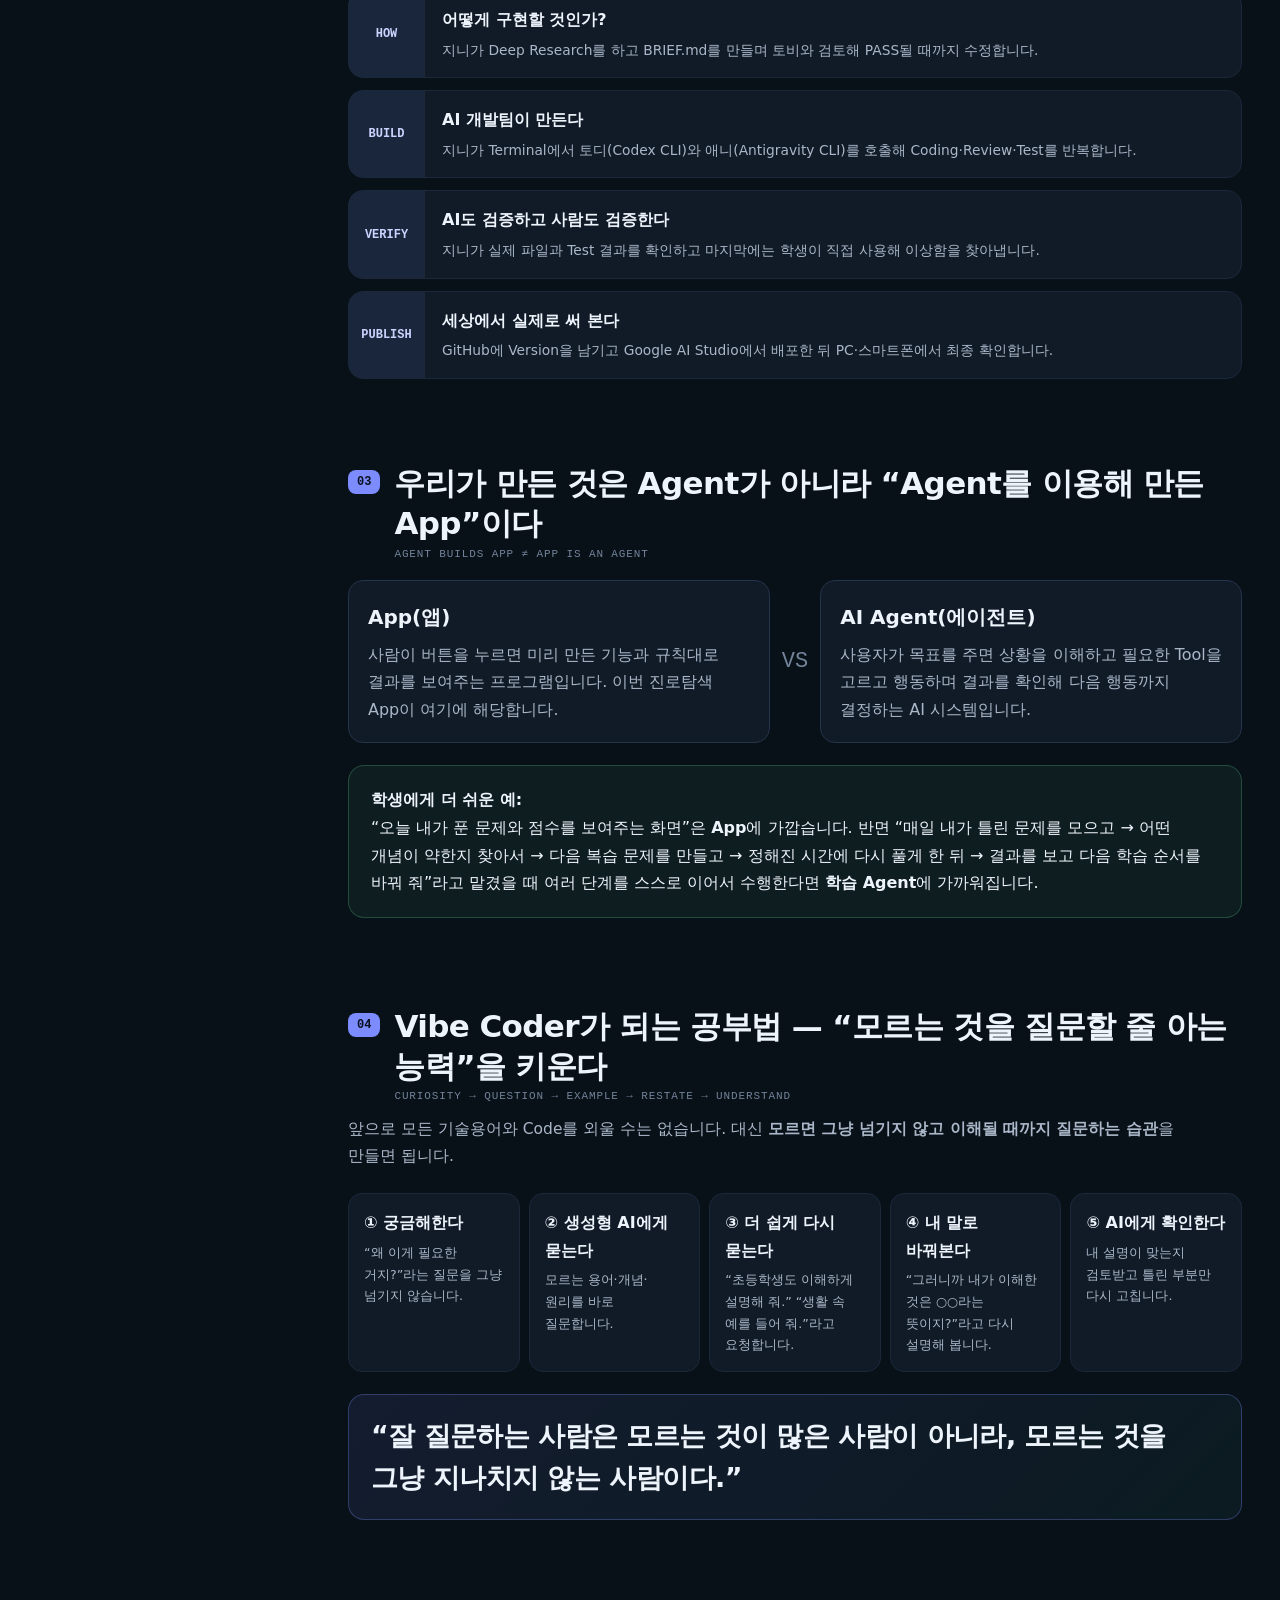
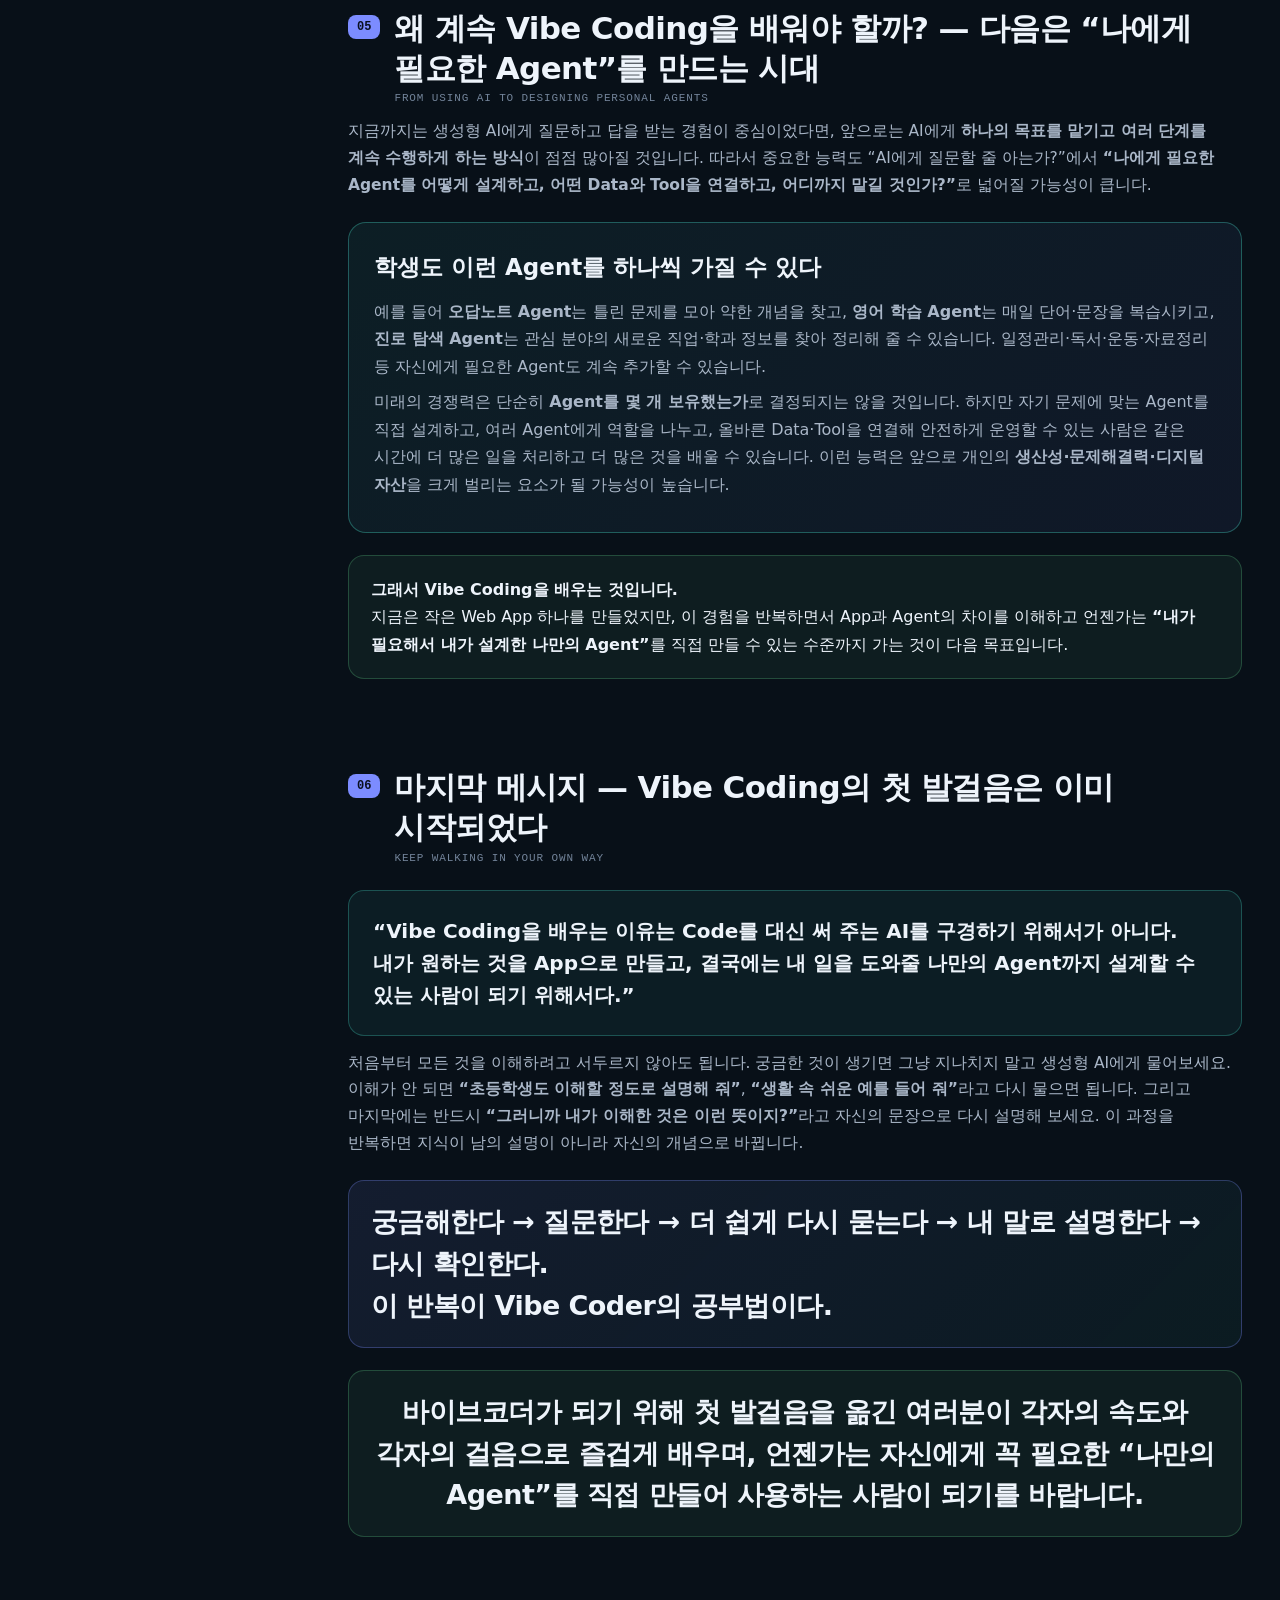
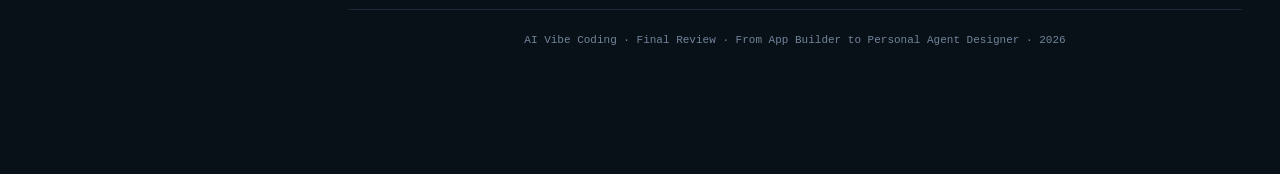
<file: learning/7_Final_Vibe_Coding_Review_and_My_Agent_Next_Step-1.html>
<!DOCTYPE html><html lang="ko"><head>
<meta charset="utf-8"><meta name="viewport" content="width=device-width, initial-scale=1">
<title>Vibe Coding Final — App에서 나만의 Agent로</title>
<style>
:root{
  --bg:#081018; --panel:#111b28; --panel2:#162235; --line:#24344a; --line2:#1a283a;
  --ink:#eef4fb; --muted:#aab7c8; --dim:#73849a; --accent:#7c8cff; --accent2:#44d0bd;
  --accent3:#f7b955; --ok:#65d58b; --danger:#ff7f7f; --info:#74b6ff; --radius:16px;
  --sans:-apple-system,BlinkMacSystemFont,"Pretendard","Apple SD Gothic Neo","Noto Sans KR","Malgun Gothic",system-ui,sans-serif;
  --mono:ui-monospace,"SFMono-Regular","JetBrains Mono",Menlo,Consolas,monospace;
}
*{box-sizing:border-box}
html{scroll-behavior:smooth}
body{
  margin:0;color:var(--ink);font-family:var(--sans);line-height:1.72;
  background:
    radial-gradient(900px 600px at 85% -10%,rgba(124,140,255,.12),transparent 60%),
    radial-gradient(800px 500px at 0 20%,rgba(68,208,189,.08),transparent 55%),var(--bg);
  word-break:keep-all;
}
a{color:#9fc5ff}
.layout{display:flex;max-width:1640px;margin:0 auto;align-items:flex-start}
.side{
  width:310px;flex:none;position:sticky;top:0;height:100vh;overflow:auto;
  border-right:1px solid var(--line2);background:rgba(8,16,24,.96);padding:28px 18px 90px
}
.brand{font-size:17px;font-weight:850;line-height:1.35;letter-spacing:-.02em}
.brand-sub{font:11px/1.5 var(--mono);color:var(--dim);letter-spacing:.05em;margin:7px 0 22px}
.side nav a{display:block;text-decoration:none;color:var(--muted);font-size:12.8px;padding:7px 10px;border-radius:8px;border-left:2px solid transparent;margin:2px 0}
.side nav a:hover{background:rgba(124,140,255,.10);color:var(--ink)}
.side nav a.active{background:rgba(124,140,255,.14);color:#aeb7ff;border-left-color:var(--accent);font-weight:700}
.side .tiny{margin-top:24px;padding-top:18px;border-top:1px solid var(--line2);font-size:11.5px;color:var(--dim)}
.main{flex:1;min-width:0}
.mobile-nav{display:none;position:sticky;top:0;z-index:20;background:rgba(8,16,24,.92);backdrop-filter:blur(12px);border-bottom:1px solid var(--line2);padding:9px 12px;overflow-x:auto;gap:7px}
.mobile-nav a{flex:0 0 auto;text-decoration:none;font:11.5px var(--mono);color:var(--muted);border:1px solid var(--line);border-radius:999px;padding:6px 10px}
.wrap{max-width:1120px;margin:0 auto;padding:0 38px 120px}
.hero{padding:72px 0 42px;border-bottom:1px solid var(--line2)}
.kicker{font:12px var(--mono);letter-spacing:.18em;text-transform:uppercase;color:var(--accent2);margin:0 0 14px}
h1{font-size:clamp(31px,5vw,49px);line-height:1.18;margin:0 0 16px;letter-spacing:-.035em}
.lede{font-size:17px;color:var(--muted);max-width:100%;margin:0;text-wrap:pretty}
.meta{display:flex;flex-wrap:wrap;gap:9px;margin-top:24px}
.tag{font:11px var(--mono);color:var(--muted);padding:6px 11px;border:1px solid var(--line);border-radius:999px;background:rgba(17,27,40,.7)}
.section{padding-top:66px;scroll-margin-top:24px}
.section-head{display:flex;gap:14px;align-items:flex-start;margin-bottom:12px}
.num{font:700 12px var(--mono);background:var(--accent);color:#0a1020;border-radius:8px;padding:5px 9px;margin-top:7px}
h2{font-size:clamp(23px,3.5vw,31px);line-height:1.3;margin:0;letter-spacing:-.02em}
h3{font-size:17px;margin:0 0 8px}
.sub{font:11px var(--mono);color:var(--dim);letter-spacing:.08em;margin:4px 0 0}
.intro{color:var(--muted);font-size:15.5px;max-width:100%;margin:14px 0 24px;text-wrap:pretty}
.callout{background:linear-gradient(135deg,rgba(124,140,255,.10),rgba(68,208,189,.06));border:1px solid rgba(124,140,255,.30);border-radius:var(--radius);padding:20px 22px;margin:22px 0}
.warn{background:rgba(247,185,85,.07);border-color:rgba(247,185,85,.28)}
.ok{background:rgba(101,213,139,.07);border-color:rgba(101,213,139,.25)}
.statement{font-size:clamp(20px,3vw,27px);line-height:1.55;font-weight:800;letter-spacing:-.02em;margin:0}
.cards{display:grid;grid-template-columns:repeat(2,minmax(0,1fr));gap:12px;margin-top:14px}
.card{background:var(--panel);border:1px solid var(--line2);border-radius:var(--radius);padding:17px 18px}
.card .label{font:10px var(--mono);letter-spacing:.12em;color:var(--accent3);margin-bottom:8px}
.card p,.card li{color:var(--muted);font-size:14px}
.card ul{margin:8px 0 0;padding-left:18px}
.pipeline{
  display:grid;
  grid-template-columns:
    minmax(0,1fr) 18px
    minmax(0,1fr) 18px
    minmax(0,1fr) 18px
    minmax(0,1fr) 18px
    minmax(0,1fr) 18px
    minmax(0,1fr) 18px
    minmax(0,1fr);
  align-items:stretch;
  gap:5px;
  margin:20px 0;
}
.pipe{
  background:var(--panel);
  border:1px solid var(--line2);
  border-radius:12px;
  padding:11px 10px;
  min-height:112px;
  position:relative;
  min-width:0;
}
.pipe b{display:block;color:var(--ink);font-size:13px;margin-bottom:5px;word-break:keep-all}
.pipe span{display:block;color:var(--muted);font-size:11.5px;line-height:1.55;word-break:keep-all}
.pipe.current{border:1px solid var(--accent2);box-shadow:0 0 0 1px rgba(68,208,189,.15),0 0 28px rgba(68,208,189,.12);background:linear-gradient(180deg,rgba(68,208,189,.10),var(--panel))}
.arrow{align-self:center;text-align:center;color:var(--dim);font:18px var(--mono)}
.cmd{background:#05090e;border:1px solid var(--line);border-radius:12px;padding:14px 16px;margin:10px 0;font:13px/1.65 var(--mono);color:#dce7f3;overflow:auto;white-space:pre-wrap}
.step-list{display:grid;gap:12px;margin:18px 0}
.step{display:grid;grid-template-columns:76px 1fr;border:1px solid var(--line2);border-radius:15px;background:var(--panel);overflow:hidden}
.step .sn{display:flex;align-items:center;justify-content:center;background:rgba(124,140,255,.09);font:800 12px var(--mono);color:#cbd3ff;border-right:1px solid var(--line2);padding:16px 8px}
.step .body{padding:15px 17px}.step .body strong{display:block;margin-bottom:5px}.step .body p{margin:0;color:var(--muted);font-size:13.8px}
.role-grid{display:grid;grid-template-columns:repeat(4,1fr);gap:10px;margin:18px 0}
.role{border:1px solid var(--line2);background:var(--panel);border-radius:14px;padding:15px}
.role .name{font-size:16px;font-weight:850}.role .title{font:10px var(--mono);color:var(--accent2);margin:3px 0 8px}.role p{font-size:12.8px;color:var(--muted);margin:0}
.bridge{display:grid;grid-template-columns:1fr auto 1fr auto 1fr;gap:9px;align-items:center;margin:18px 0}
.bridge .node{border:1px solid var(--line);border-radius:14px;background:var(--panel);padding:16px;text-align:center}
.bridge .node b{display:block;margin-bottom:5px}.bridge .node span{font-size:12px;color:var(--muted)}
.bridge .arr{font-size:21px;color:var(--dim)}
.matrix{width:100%;border-collapse:collapse;margin:18px 0;font-size:13.5px}
.matrix th,.matrix td{padding:12px;border-bottom:1px solid var(--line2);text-align:left;vertical-align:top}
.matrix th{font:11px var(--mono);letter-spacing:.07em;color:var(--dim)}
.matrix td{color:var(--muted)}
.good{color:var(--ok);font-weight:750}.bad{color:var(--danger);font-weight:750}.info{color:var(--info);font-weight:750}
.timeline{position:relative;margin:24px 0;padding-left:26px}
.timeline:before{content:"";position:absolute;left:7px;top:4px;bottom:4px;width:2px;background:var(--line)}
.event{position:relative;border:1px solid var(--line2);background:var(--panel);border-radius:14px;padding:16px 18px;margin:0 0 13px}
.event:before{content:"";position:absolute;left:-24px;top:21px;width:11px;height:11px;border-radius:50%;background:var(--accent);box-shadow:0 0 0 4px var(--bg)}
.event .who{font:700 10px var(--mono);letter-spacing:.1em;color:var(--accent2);margin-bottom:5px}
.event h3{font-size:16px}.event p{font-size:13.5px;color:var(--muted);margin:4px 0}
.event .files{font:11px var(--mono);color:#b9c8d8;margin-top:8px}
.loop{display:grid;grid-template-columns:1fr auto 1fr auto 1fr auto 1fr;gap:8px;align-items:center;margin:18px 0}
.loop .box{border:1px solid var(--line2);background:var(--panel);border-radius:12px;padding:14px;text-align:center}
.loop .box b{display:block;margin-bottom:4px}.loop .box span{font-size:11.8px;color:var(--muted)}
.loop .a{color:var(--dim);font-size:20px}
.final-msg{margin-top:26px;padding:24px;border-radius:16px;border:1px solid rgba(68,208,189,.3);background:rgba(68,208,189,.07)}
.final-msg p{font-size:20px;font-weight:800;margin:0;line-height:1.6}
.check{margin:14px 0 0;padding-left:20px;color:var(--muted)}
.check li{margin:7px 0}
h1,h2,h3,h4,h5,h6{text-wrap:balance}
p,li,th,td,.statement,.final-msg p,.check li,.summary-card p,.vstep span,.qstep p,.future-box p{text-wrap:pretty}
.sourcebox{margin-top:24px;border:1px solid var(--line2);border-radius:14px;padding:16px;background:#0d1721}
.sourcebox h3{font-size:14px}.sourcebox li{font-size:12.5px;color:var(--muted);margin:7px 0}
footer{margin-top:72px;padding-top:24px;border-top:1px solid var(--line2);color:var(--dim);font:11px var(--mono);text-align:center}

/* Final lesson: 제목/핵심 문장은 가능한 폭을 끝까지 사용한 뒤 자연스럽게 줄바꿈 */
.section-head > div{flex:1;min-width:0}
.section-head h2,
.hero h1,
.final-msg p,
.callout .statement{
  max-width:none;
  width:100%;
  word-break:keep-all;
  overflow-wrap:normal;
  text-wrap:wrap;
}
.section-head h2{font-size:clamp(23px,3vw,31px)}
.section > .intro,
.section > .callout,
.section > .final-msg,
.section > .future-box{
  width:100%;
  max-width:none;
}

@media(max-width:1180px){.side{display:none}.mobile-nav{display:flex}.wrap{padding:0 22px 90px}}
@media(max-width:900px){.role-grid{grid-template-columns:1fr 1fr}.bridge,.loop{grid-template-columns:1fr}.bridge .arr,.loop .a{transform:rotate(90deg);text-align:center}}
@media(max-width:720px){.cards,.role-grid{grid-template-columns:1fr}.hero{padding-top:44px}.wrap{padding-left:15px;padding-right:15px}.arrow{display:none}.step{grid-template-columns:58px 1fr}}
@media(max-width:480px){.pipe{flex:1 1 100%}}
@media print{
 body{background:#fff;color:#111}.side,.mobile-nav{display:none!important}.wrap{max-width:none;padding:0 16mm 18mm}
 .hero{padding-top:10mm}.card,.callout,.pipe,.step,.role,.node,.event,.box,.sourcebox{background:#fff!important;border-color:#bbb!important}
 p,li,.intro,.lede,.card p,.card li,.pipe span,.role p,.matrix td,.event p{color:#333!important}
 h1,h2,h3,.statement,.final-msg p{color:#111!important}.cmd{background:#fff;color:#111;border-color:#bbb}
}

.summary-grid{display:grid;grid-template-columns:repeat(3,minmax(0,1fr));gap:12px;margin:18px 0}
.summary-card{border:1px solid var(--line2);background:var(--panel);border-radius:14px;padding:17px}
.summary-card .pct{font:900 25px var(--mono);color:var(--accent2);margin-bottom:5px}
.summary-card:nth-child(2) .pct{color:var(--accent)}
.summary-card:nth-child(3) .pct{color:var(--accent3)}
.summary-card b{display:block;margin-bottom:5px}.summary-card p{margin:0;color:var(--muted);font-size:13px}
.vs{display:grid;grid-template-columns:1fr auto 1fr;gap:12px;align-items:stretch;margin:20px 0}
.vs-card{background:var(--panel);border:1px solid var(--line);border-radius:15px;padding:19px}
.vs-card h3{font-size:20px;margin:0 0 7px}.vs-card p{margin:0;color:var(--muted)}
.vs-mid{align-self:center;color:var(--dim);font:22px var(--mono)}
.question-loop{display:grid;grid-template-columns:repeat(5,minmax(0,1fr));gap:9px;margin:18px 0}
.qstep{background:var(--panel);border:1px solid var(--line2);border-radius:14px;padding:15px;min-height:125px}
.qstep b{display:block;margin-bottom:5px}.qstep p{margin:0;color:var(--muted);font-size:12.6px}
.future-box{padding:25px;border:1px solid rgba(68,208,189,.36);border-radius:18px;background:linear-gradient(135deg,rgba(68,208,189,.08),rgba(124,140,255,.07));margin:22px 0}
.future-box h3{font-size:23px;margin:0 0 10px}.future-box p{margin:8px 0;color:var(--muted)}
@media(max-width:900px){
  .summary-grid,.question-loop{grid-template-columns:1fr}
  .vs{grid-template-columns:1fr}
  .vs-mid{transform:rotate(90deg);text-align:center}
  .pipeline{grid-template-columns:1fr}
  .pipeline .arrow{transform:rotate(90deg)}
}
</style>
</head><body>
<div class="layout">
<aside class="side">
  <div class="brand">Vibe Coding<br>Final Review</div>
  <div class="brand-sub">INTENT → REQUIREMENTS → AGENT TEAM → GITHUB → PUBLISH → MY AGENT</div>
  <nav id="toc">
    <a href="#top">표지 · 마지막 정리</a>
    <a href="#bigflow">00 우리가 해낸 것</a>
    <a href="#student">01 학생의 역할 50·40·10</a>
    <a href="#workflow">02 전체 Workflow</a>
    <a href="#appagent">03 App과 Agent의 차이</a>
    <a href="#learn">04 Vibe Coder의 공부법</a>
    <a href="#future">05 왜 계속 배워야 할까</a>
    <a href="#last">06 마지막 메시지</a>
  </nav>
</aside>

<main class="main">
<nav class="mobile-nav">
  <a href="#bigflow">우리가 해낸 것</a><a href="#student">50·40·10</a>
  <a href="#workflow">Workflow</a><a href="#appagent">App vs Agent</a>
<a href="#learn">공부법</a><a href="#future">미래</a>
</nav>

<div class="wrap">
<header class="hero" id="top">
  <p class="kicker">AI VIBE CODING · FINAL SYNTHESIS</p>
  <h1>Code를 몰라도 App을 만들었다.<br>이제는 “나만의 Agent”를 설계할 차례다.</h1>
  <p class="lede">
    이번 과정의 목표는 개발자가 되는 것이 아니었습니다.
    <strong>내가 원하는 것을 말로 구체화하고 → AI에게 맡기고 → 결과를 직접 판단하고 → Internet에 배포하는 전체 흐름</strong>을 경험하는 것이었습니다.
    이제 마지막으로 우리가 만든 <strong>App</strong>과 앞으로 만들고 싶은 <strong>AI Agent</strong>의 차이를 이해합니다.
  </p>
</header>

<section class="section" id="bigflow">
  <div class="section-head"><span class="num">00</span><div><h2>우리가 해낸 것 — 한 문장에서 공개 Web App까지</h2><p class="sub">FROM INTENT TO A REAL PUBLIC WEB APP</p></div></div>
  <div class="pipeline">
    <div class="pipe"><b>학생 ↔ 토비</b><span>아이디어를 질문으로 구체화</span></div><div class="arrow">→</div>
    <div class="pipe"><b>requirements.md</b><span>무엇을 만들지 WHAT 정리</span></div><div class="arrow">→</div>
    <div class="pipe"><b>지니</b><span>Research → BRIEF.md → HOW 설계</span></div><div class="arrow">→</div>
    <div class="pipe"><b>토디 · 애니</b><span>Coding · Review · Test</span></div><div class="arrow">→</div>
    <div class="pipe"><b>GitHub</b><span>Version 기록 · Push</span></div><div class="arrow">→</div>
    <div class="pipe"><b>AI Studio</b><span>Import → Preview → Publish</span></div><div class="arrow">→</div>
    <div class="pipe current"><b>학생 최종 PASS</b><span>PC·스마트폰에서 직접 확인</span></div>
  </div>
  <div class="callout"><p class="statement">“Vibe Coding은 Code를 대신 써 주는 기술만이 아니라,<br><strong>아이디어를 실제 서비스까지 완성하는 새로운 작업 방식</strong>이다.”</p></div>
</section>

<section class="section" id="student">
  <div class="section-head"><span class="num">01</span><div><h2>학생의 핵심 역할 — 50% · 40% · 10%</h2><p class="sub">THE STUDENT IS THE INTENT OWNER</p></div></div>
  <div class="summary-grid">
    <div class="summary-card"><div class="pct">50%</div><b>학생 ↔ 토비</b><p><strong>구체적인 요구사항 확정.</strong> 무엇을 만들고 싶은지 질문·답변을 반복하며 학생이 결정합니다.</p></div>
    <div class="summary-card"><div class="pct">40%</div><b>토비 ↔ 학생</b><p><strong>최종 검수·수정·완성 확정.</strong> 실제 결과가 처음 의도와 같은지 학생이 직접 판단합니다.</p></div>
    <div class="summary-card"><div class="pct">10%</div><b>지니 ↔ 학생 ↔ 토비</b><p><strong>두 AI 사이의 통로.</strong> BRIEF와 완료 보고·피드백을 복사·붙여넣기로 연결합니다.</p></div>
  </div>
  <div class="final-msg"><p>학생은 Agent가 작성하는 Code를 이해하지 못해도 시작할 수 있다.<br><strong>내가 결정할 것과 AI에게 맡길 것을 구분하는 능력</strong>부터 키우면 된다.</p></div>
</section>

<section class="section" id="workflow">
  <div class="section-head"><span class="num">02</span><div><h2>큰 흐름만 기억하자 — WHAT → HOW → BUILD → VERIFY → PUBLISH</h2><p class="sub">THE FIVE-STEP MENTAL MODEL</p></div></div>
  <div class="step-list">
    <div class="step"><div class="sn">WHAT</div><div class="body"><strong>무엇을 만들 것인가?</strong><p>학생이 토비와 대화해 요구사항을 확정하고 Gemini가 requirements.md로 정리합니다.</p></div></div>
    <div class="step"><div class="sn">HOW</div><div class="body"><strong>어떻게 구현할 것인가?</strong><p>지니가 Deep Research를 하고 BRIEF.md를 만들며 토비와 검토해 PASS될 때까지 수정합니다.</p></div></div>
    <div class="step"><div class="sn">BUILD</div><div class="body"><strong>AI 개발팀이 만든다</strong><p>지니가 Terminal에서 토디(Codex CLI)와 애니(Antigravity CLI)를 호출해 Coding·Review·Test를 반복합니다.</p></div></div>
    <div class="step"><div class="sn">VERIFY</div><div class="body"><strong>AI도 검증하고 사람도 검증한다</strong><p>지니가 실제 파일과 Test 결과를 확인하고 마지막에는 학생이 직접 사용해 이상함을 찾아냅니다.</p></div></div>
    <div class="step"><div class="sn">PUBLISH</div><div class="body"><strong>세상에서 실제로 써 본다</strong><p>GitHub에 Version을 남기고 Google AI Studio에서 배포한 뒤 PC·스마트폰에서 최종 확인합니다.</p></div></div>
  </div>
</section>

<section class="section" id="appagent">
  <div class="section-head"><span class="num">03</span><div><h2>우리가 만든 것은 Agent가 아니라 “Agent를 이용해 만든 App”이다</h2><p class="sub">AGENT BUILDS APP ≠ APP IS AN AGENT</p></div></div>
  <div class="vs">
    <div class="vs-card"><h3>App(앱)</h3><p>사람이 버튼을 누르면 미리 만든 기능과 규칙대로 결과를 보여주는 프로그램입니다. 이번 진로탐색 App이 여기에 해당합니다.</p></div>
    <div class="vs-mid">VS</div>
    <div class="vs-card"><h3>AI Agent(에이전트)</h3><p>사용자가 목표를 주면 상황을 이해하고 필요한 Tool을 고르고 행동하며 결과를 확인해 다음 행동까지 결정하는 AI 시스템입니다.</p></div>
  </div>
  <div class="callout ok">
    <strong>학생에게 더 쉬운 예:</strong><br>
    “오늘 내가 푼 문제와 점수를 보여주는 화면”은 <strong>App</strong>에 가깝습니다.
    반면 “매일 내가 틀린 문제를 모으고 → 어떤 개념이 약한지 찾아서 → 다음 복습 문제를 만들고 →
    정해진 시간에 다시 풀게 한 뒤 → 결과를 보고 다음 학습 순서를 바꿔 줘”라고 맡겼을 때
    여러 단계를 스스로 이어서 수행한다면 <strong>학습 Agent</strong>에 가까워집니다.
  </div>
</section>

<section class="section" id="learn">
  <div class="section-head"><span class="num">04</span><div><h2>Vibe Coder가 되는 공부법 — “모르는 것을 질문할 줄 아는 능력”을 키운다</h2><p class="sub">CURIOSITY → QUESTION → EXAMPLE → RESTATE → UNDERSTAND</p></div></div>
  <p class="intro">앞으로 모든 기술용어와 Code를 외울 수는 없습니다. 대신 <strong>모르면 그냥 넘기지 않고 이해될 때까지 질문하는 습관</strong>을 만들면 됩니다.</p>
  <div class="question-loop">
    <div class="qstep"><b>① 궁금해한다</b><p>“왜 이게 필요한 거지?”라는 질문을 그냥 넘기지 않습니다.</p></div>
    <div class="qstep"><b>② 생성형 AI에게 묻는다</b><p>모르는 용어·개념·원리를 바로 질문합니다.</p></div>
    <div class="qstep"><b>③ 더 쉽게 다시 묻는다</b><p>“초등학생도 이해하게 설명해 줘.” “생활 속 예를 들어 줘.”라고 요청합니다.</p></div>
    <div class="qstep"><b>④ 내 말로 바꿔본다</b><p>“그러니까 내가 이해한 것은 ○○라는 뜻이지?”라고 다시 설명해 봅니다.</p></div>
    <div class="qstep"><b>⑤ AI에게 확인한다</b><p>내 설명이 맞는지 검토받고 틀린 부분만 다시 고칩니다.</p></div>
  </div>
  <div class="callout"><p class="statement">“잘 질문하는 사람은 모르는 것이 많은 사람이 아니라, <strong>모르는 것을 그냥 지나치지 않는 사람</strong>이다.”</p></div>
</section>

<section class="section" id="future">
  <div class="section-head"><span class="num">05</span><div><h2>왜 계속 Vibe Coding을 배워야 할까? — 다음은 “나에게 필요한 Agent”를 만드는 시대</h2><p class="sub">FROM USING AI TO DESIGNING PERSONAL AGENTS</p></div></div>

  <p class="intro">
    지금까지는 생성형 AI에게 질문하고 답을 받는 경험이 중심이었다면,
    앞으로는 AI에게 <strong>하나의 목표를 맡기고 여러 단계를 계속 수행하게 하는 방식</strong>이 점점 많아질 것입니다.
    따라서 중요한 능력도 “AI에게 질문할 줄 아는가?”에서
    <strong>“나에게 필요한 Agent를 어떻게 설계하고, 어떤 Data와 Tool을 연결하고, 어디까지 맡길 것인가?”</strong>로 넓어질 가능성이 큽니다.
  </p>

  <div class="future-box">
    <h3>학생도 이런 Agent를 하나씩 가질 수 있다</h3>
    <p>
      예를 들어 <strong>오답노트 Agent</strong>는 틀린 문제를 모아 약한 개념을 찾고,
      <strong>영어 학습 Agent</strong>는 매일 단어·문장을 복습시키고,
      <strong>진로 탐색 Agent</strong>는 관심 분야의 새로운 직업·학과 정보를 찾아 정리해 줄 수 있습니다.
      일정관리·독서·운동·자료정리 등 자신에게 필요한 Agent도 계속 추가할 수 있습니다.
    </p>
    <p>
      미래의 경쟁력은 단순히 <strong>Agent를 몇 개 보유했는가</strong>로 결정되지는 않을 것입니다.
      하지만 자기 문제에 맞는 Agent를 직접 설계하고,
      여러 Agent에게 역할을 나누고,
      올바른 Data·Tool을 연결해 안전하게 운영할 수 있는 사람은
      같은 시간에 더 많은 일을 처리하고 더 많은 것을 배울 수 있습니다.
      이런 능력은 앞으로 개인의 <strong>생산성·문제해결력·디지털 자산</strong>을 크게 벌리는 요소가 될 가능성이 높습니다.
    </p>
  </div>

  <div class="callout ok">
    <strong>그래서 Vibe Coding을 배우는 것입니다.</strong><br>
    지금은 작은 Web App 하나를 만들었지만,
    이 경험을 반복하면서 App과 Agent의 차이를 이해하고
    언젠가는 <strong>“내가 필요해서 내가 설계한 나만의 Agent”</strong>를 직접 만들 수 있는 수준까지 가는 것이 다음 목표입니다.
  </div>
</section>

<section class="section" id="last">
  <div class="section-head"><span class="num">06</span><div><h2>마지막 메시지 — Vibe Coding의 첫 발걸음은 이미 시작되었다</h2><p class="sub">KEEP WALKING IN YOUR OWN WAY</p></div></div>

  <div class="final-msg">
    <p>“Vibe Coding을 배우는 이유는 Code를 대신 써 주는 AI를 구경하기 위해서가 아니다. <strong>내가 원하는 것을 App으로 만들고, 결국에는 내 일을 도와줄 나만의 Agent까지 설계할 수 있는 사람이 되기 위해서다.</strong>”</p>
  </div>

  <p class="intro">
    처음부터 모든 것을 이해하려고 서두르지 않아도 됩니다.
    궁금한 것이 생기면 그냥 지나치지 말고 생성형 AI에게 물어보세요.
    이해가 안 되면 <strong>“초등학생도 이해할 정도로 설명해 줘”</strong>,
    <strong>“생활 속 쉬운 예를 들어 줘”</strong>라고 다시 물으면 됩니다.
    그리고 마지막에는 반드시
    <strong>“그러니까 내가 이해한 것은 이런 뜻이지?”</strong>라고 자신의 문장으로 다시 설명해 보세요.
    이 과정을 반복하면 지식이 남의 설명이 아니라 자신의 개념으로 바뀝니다.
  </p>

  <div class="callout">
    <p class="statement">궁금해한다 → 질문한다 → 더 쉽게 다시 묻는다 → 내 말로 설명한다 → 다시 확인한다.<br><strong>이 반복이 Vibe Coder의 공부법이다.</strong></p>
  </div>

  <div class="callout ok">
    <p class="statement" style="text-align:center">바이브코더가 되기 위해 첫 발걸음을 옮긴 여러분이 <strong>각자의 속도와 각자의 걸음으로 즐겁게 배우며, 언젠가는 자신에게 꼭 필요한 “나만의 Agent”를 직접 만들어 사용하는 사람</strong>이 되기를 바랍니다.</p>
  </div>
</section>

<footer>AI Vibe Coding · Final Review · From App Builder to Personal Agent Designer · 2026</footer>
</div></main></div>

<script>
(function(){
  const links=[...document.querySelectorAll('#toc a')];
  const targets=links.map(a=>document.querySelector(a.getAttribute('href'))).filter(Boolean);
  const update=()=>{let current=targets[0];for(const el of targets){if(el.getBoundingClientRect().top<=120) current=el;}
    links.forEach(a=>a.classList.toggle('active',a.getAttribute('href')==='#'+current.id));};
  document.addEventListener('scroll',update,{passive:true});update();
})();
</script>
</body></html>
</file>
